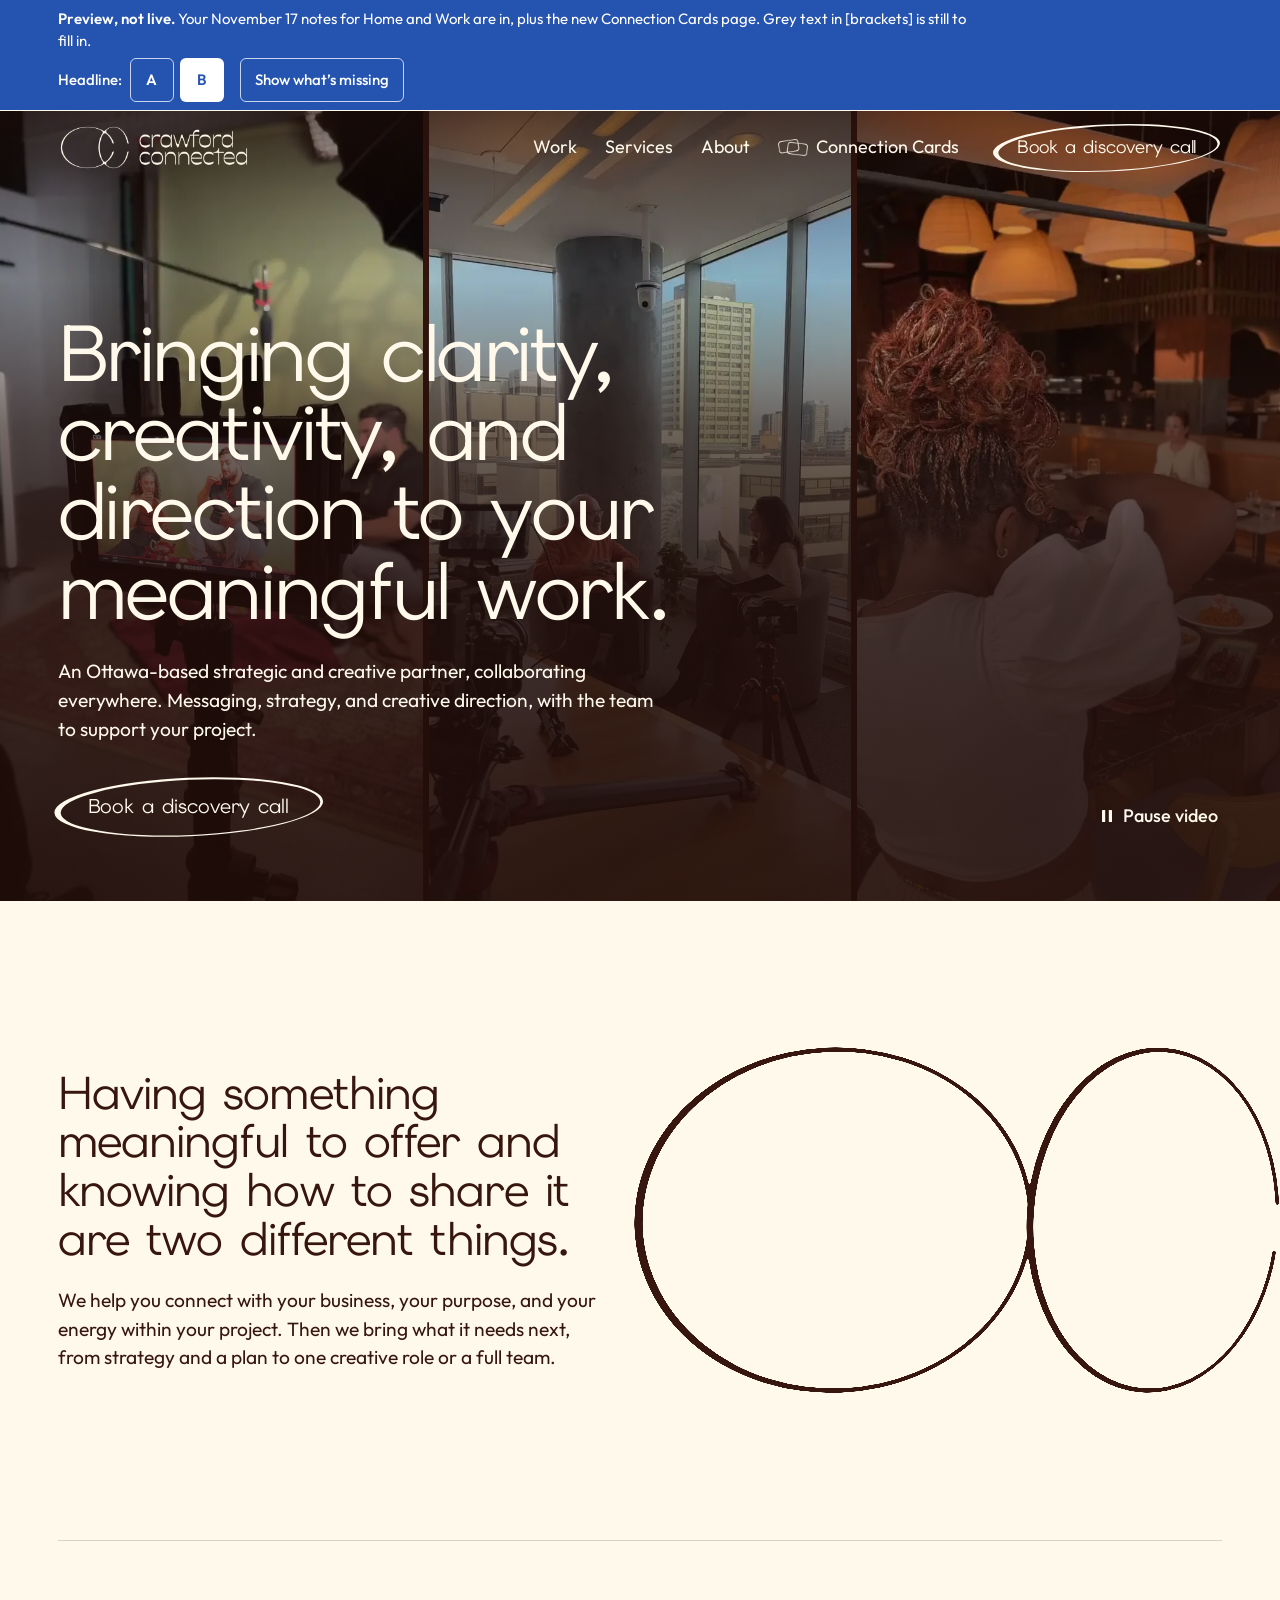
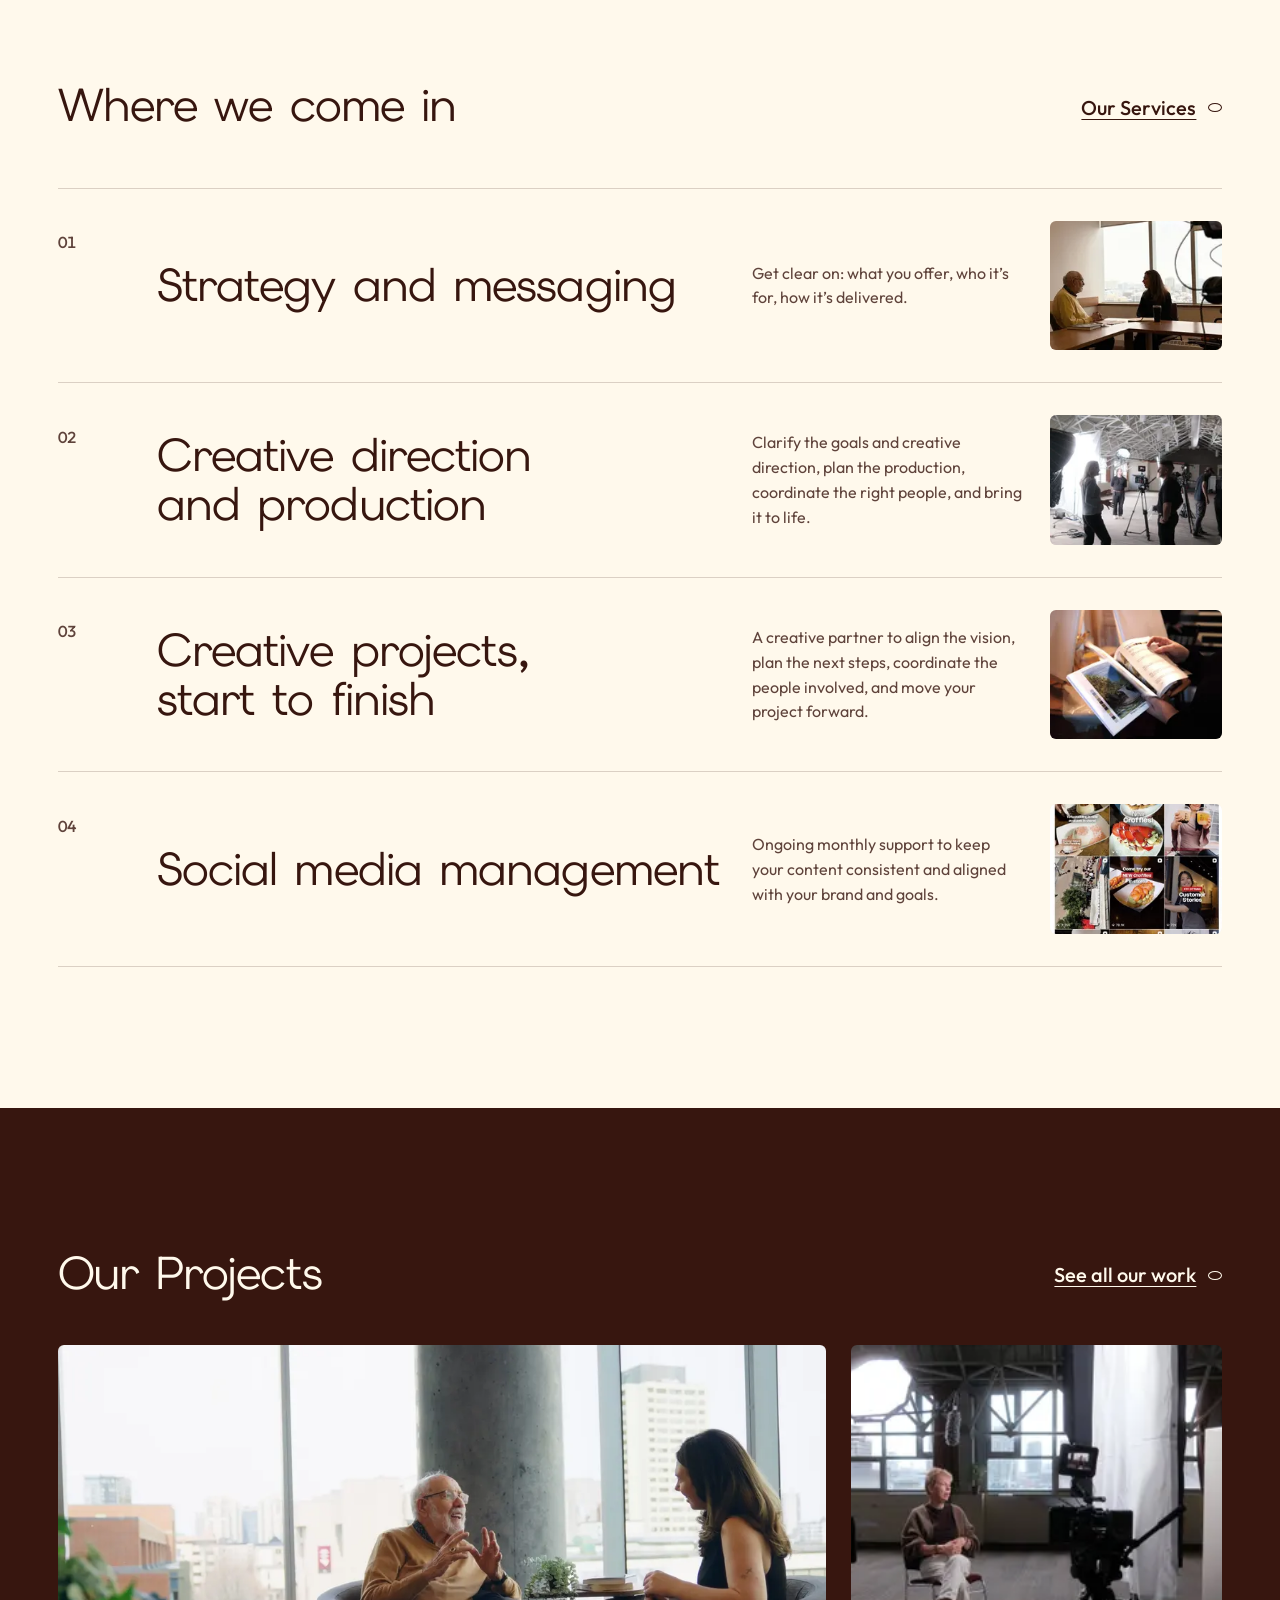
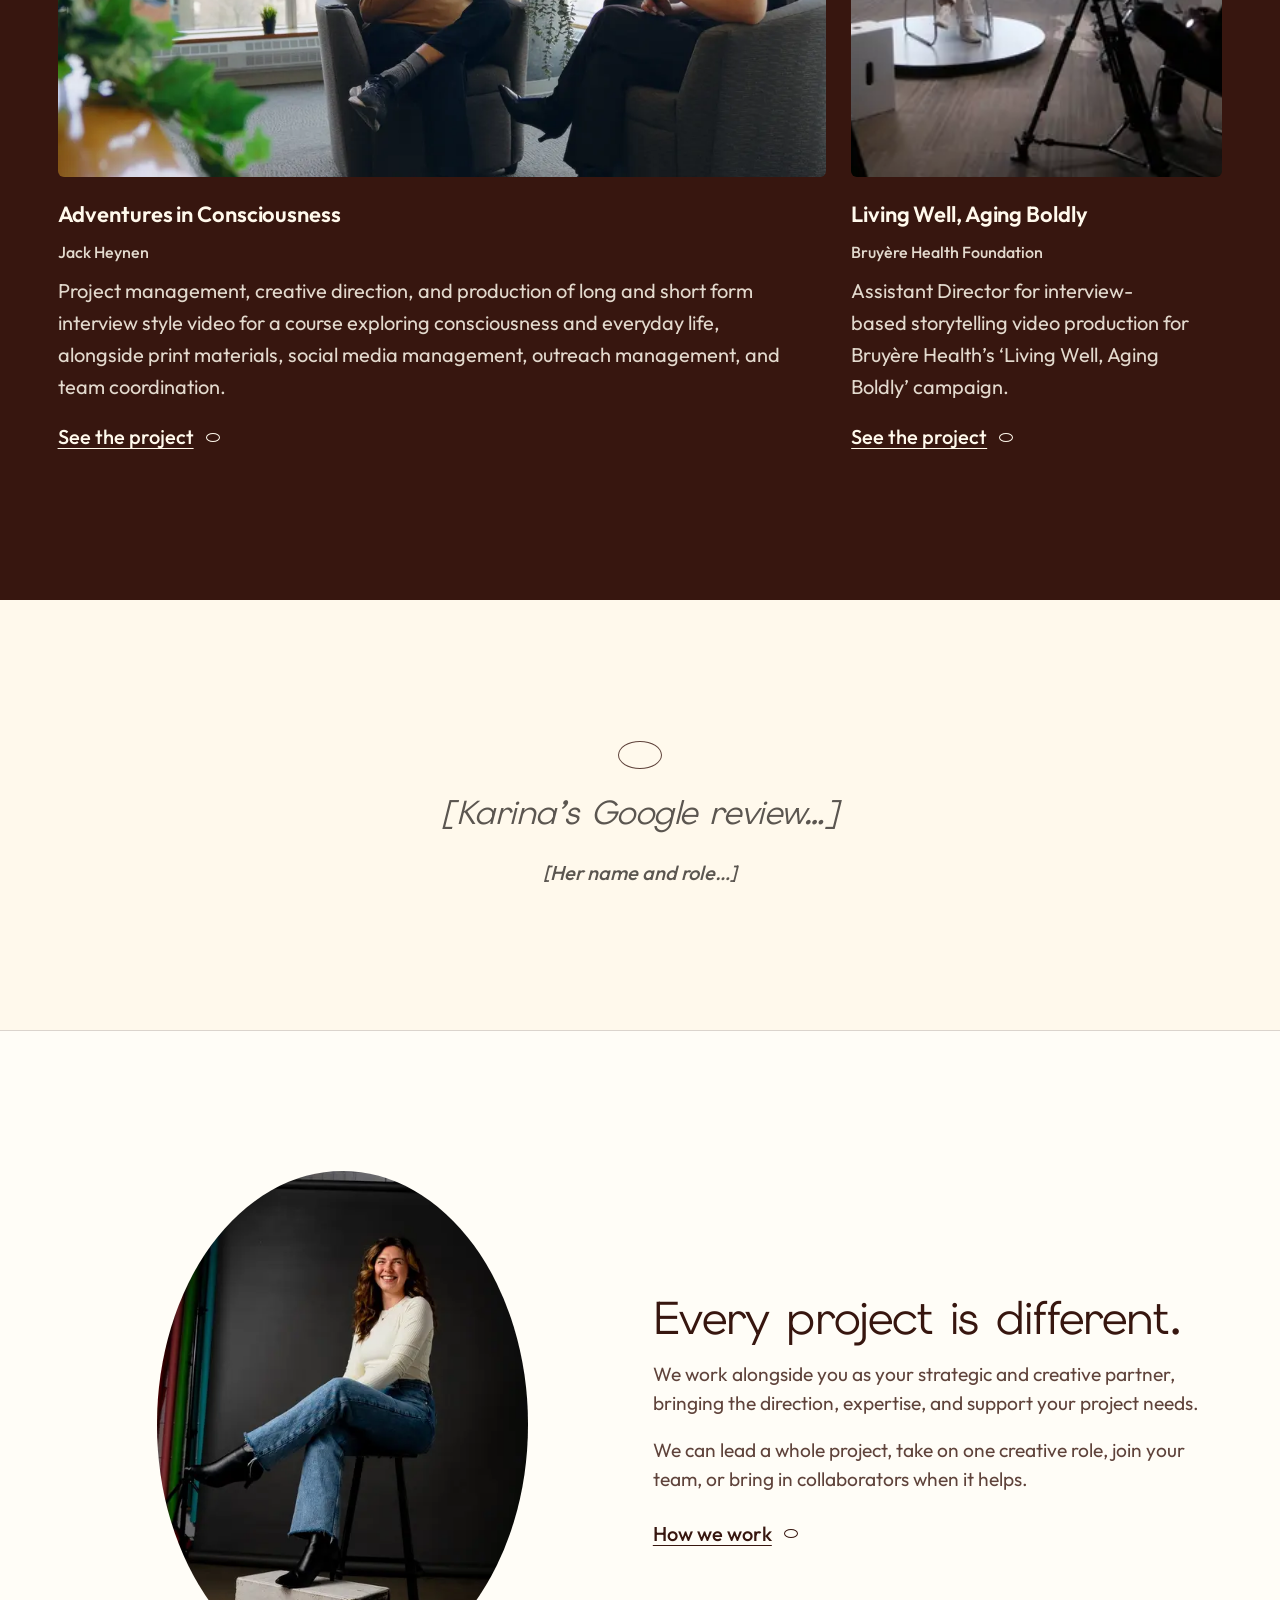
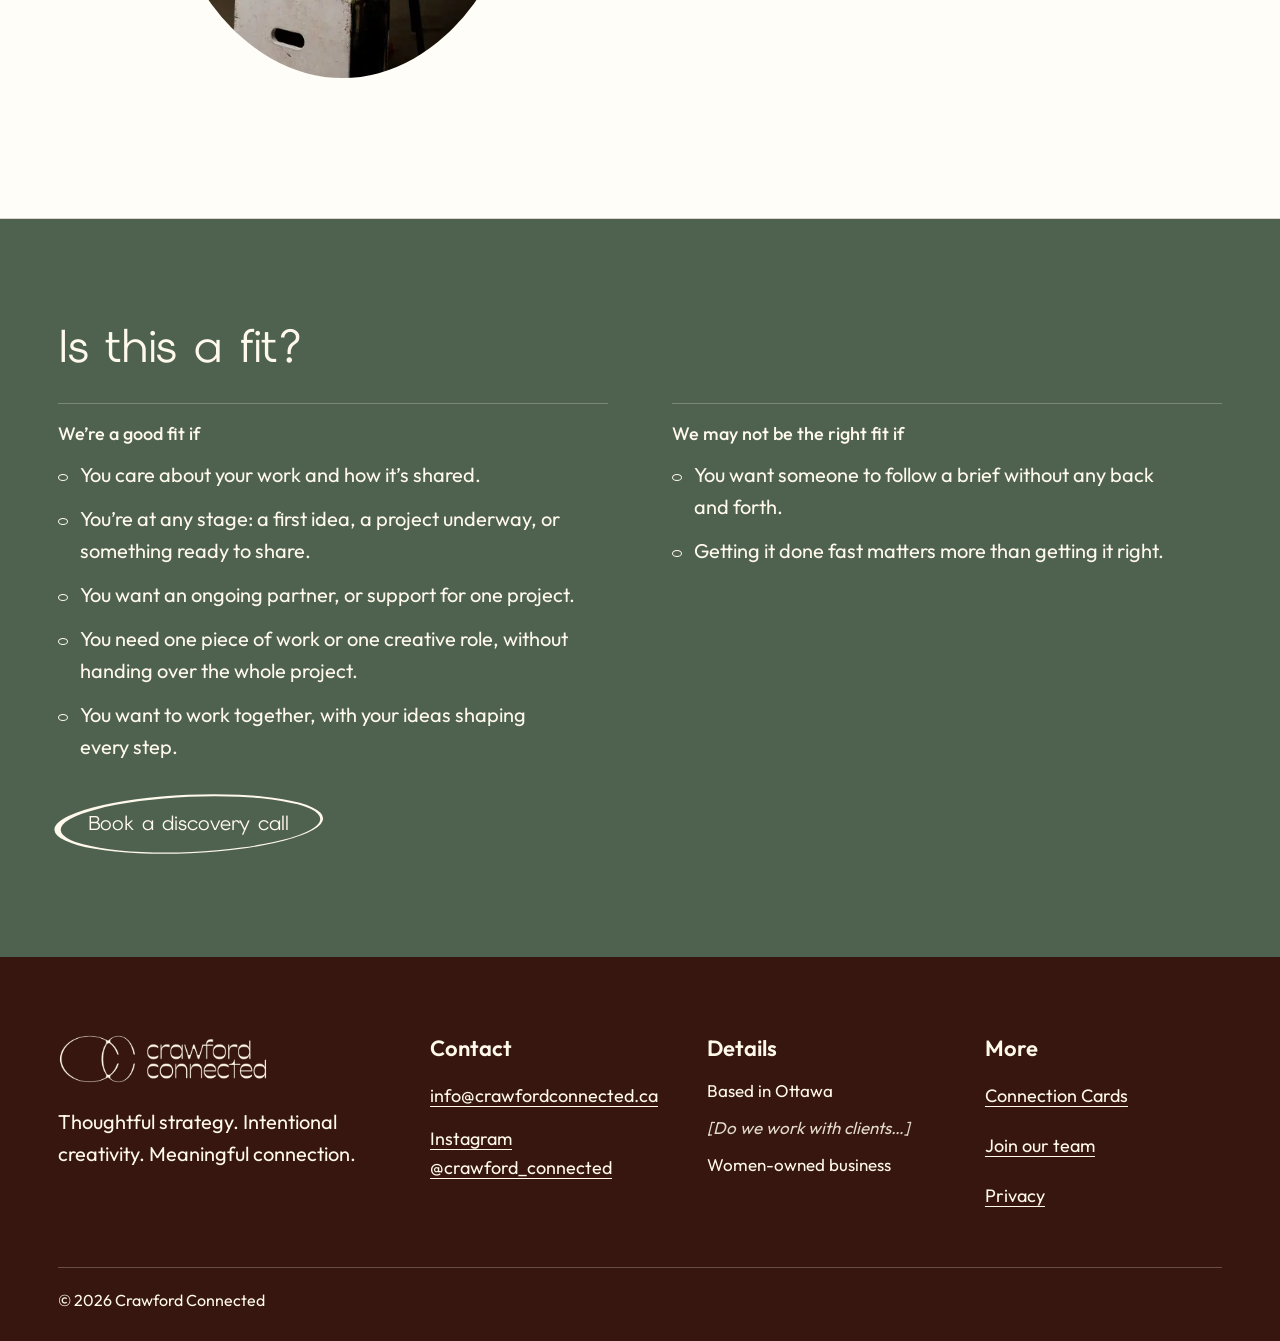
<file: index.html>
<!DOCTYPE html><html lang="en-CA" data-review="clean" data-headline="b"><head><meta charset="utf-8"><meta name="viewport" content="width=device-width, initial-scale=1, viewport-fit=cover"><script>try { if (localStorage.getItem('cc-review') === 'missing') document.documentElement.dataset.review = 'missing'; var h = localStorage.getItem('cc-hl'); if (h === 'a') delete document.documentElement.dataset.headline; if (h === 'b') document.documentElement.dataset.headline = 'b'; } catch (e) {}</script><title>Crawford Connected | Strategy and creative direction, Ottawa</title><meta name="description" content="A strategic and creative partner in Ottawa for brand messaging, marketing strategy and creative direction, from a whole project to one creative role."><link rel="canonical" href="https://crawfordconnected.ca/"><meta name="robots" content="noindex, nofollow"><meta property="og:type" content="website"><meta property="og:site_name" content="Crawford Connected"><meta property="og:locale" content="en_CA"><meta property="og:title" content="Crawford Connected | Strategy and creative direction, Ottawa"><meta property="og:description" content="A strategic and creative partner in Ottawa for brand messaging, marketing strategy and creative direction, from a whole project to one creative role."><meta property="og:url" content="https://crawfordconnected.ca/"><meta property="og:image" content="https://crawfordconnected.ca/_astro/share-allie-studio.Bz2gRNS8_ZN6owB.jpg"><meta property="og:image:width" content="1200"><meta property="og:image:height" content="630"><meta property="og:image:alt" content="Allie Crawford smiling on a stool in a photo studio"><meta name="twitter:card" content="summary_large_image"><meta name="theme-color" content="#fff9ec"><link rel="icon" type="image/png" sizes="32x32" href="./favicon-32.png"><link rel="icon" type="image/png" sizes="192x192" href="./favicon-192.png"><link rel="apple-touch-icon" href="./apple-touch-icon.png"><link rel="preload" href="./site-assets/elms-sans-latin-400-normal.DxMkYH23.woff2" as="font" type="font/woff2" crossorigin><link rel="preload" href="./site-assets/outfit-latin-400-normal.BGsTXAXT.woff2" as="font" type="font/woff2" crossorigin><style>.wordmark{-webkit-mask-image:url(./site-assets/logo-wordmark-mask.4lhsvhzJ_eD6WB.webp);mask-image:url(./site-assets/logo-wordmark-mask.4lhsvhzJ_eD6WB.webp)}.mark{-webkit-mask-image:url(./site-assets/logo-submark-mask.Dviby7W-_slocp.webp);mask-image:url(./site-assets/logo-submark-mask.Dviby7W-_slocp.webp)}.cards-mark{-webkit-mask-image:url(./site-assets/cards-mark-small-mask.2HnKetVo_Zdc4Ur.webp);mask-image:url(./site-assets/cards-mark-small-mask.2HnKetVo_Zdc4Ur.webp)}</style><script type="application/ld+json">{"@context":"https://schema.org","@type":"ProfessionalService","@id":"https://crawfordconnected.ca/#business","name":"Crawford Connected","url":"https://crawfordconnected.ca/","email":"info@crawfordconnected.ca","areaServed":{"@type":"City","name":"Ottawa"},"sameAs":["https://www.instagram.com/crawford_connected/"],"hasOfferCatalog":{"@type":"OfferCatalog","name":"Services","itemListElement":[{"@type":"Offer","itemOffered":{"@type":"Service","name":"Strategy and messaging"}},{"@type":"Offer","itemOffered":{"@type":"Service","name":"Creative direction and production"}},{"@type":"Offer","itemOffered":{"@type":"Service","name":"Creative projects, start to finish"}},{"@type":"Offer","itemOffered":{"@type":"Service","name":"Social media management"}}]}}</script><link rel="stylesheet" href="./site-assets/Base.Ds8pChG2.css"></head><body><a class="skip" href="#main">Skip to content</a><div class="preview-bar" role="region" aria-label="Preview notice" data-placeholder><div class="wrap"><p><strong>Preview, not live.</strong> Your November 17 notes for Home and Work are in, plus the new Connection Cards page. <span class="pv-clean">Grey text in [brackets] is still to fill in.</span><span class="pv-missing">Everything in blue is still to fill in.</span></p><div class="pv-tools"><div class="pv-headline" role="group" aria-label="Headline" hidden><span class="pv-headline__label" aria-hidden="true">Headline:</span><button type="button" class="pv-hl" data-hl="a" aria-pressed="true" aria-label="Headline A">A</button><button type="button" class="pv-hl" data-hl="b" aria-pressed="false" aria-label="Headline B">B</button></div><button class="pv-toggle" id="pv-toggle" type="button" aria-pressed="false">Show what’s missing</button></div></div></div><script type="module">var e=document.getElementById(`pv-toggle`),t=document.documentElement,n=()=>e?.setAttribute(`aria-pressed`,String(t.dataset.review===`missing`));e?.addEventListener(`click`,()=>{let e=t.dataset.review===`missing`?`clean`:`missing`;t.dataset.review=e;try{localStorage.setItem(`cc-review`,e)}catch{}n()}),n();var r=document.querySelector(`.pv-headline`),i=document.querySelector(`.hl--a`),a=document.querySelector(`.hl--b`);if(r&&i&&a){r.hidden=!1;let e=e=>{e===`b`?t.dataset.headline=`b`:delete t.dataset.headline,i.setAttribute(`aria-hidden`,String(e===`b`)),a.setAttribute(`aria-hidden`,String(e===`a`)),r.querySelectorAll(`button`).forEach(t=>t.setAttribute(`aria-pressed`,String(t.dataset.hl===e)));try{localStorage.setItem(`cc-hl`,e)}catch{}};e(t.dataset.headline===`b`?`b`:`a`),r.addEventListener(`click`,t=>{let n=t.target.closest(`button[data-hl]`);n&&e(n.dataset.hl)})}var o=document.querySelector(`.preview-bar`);if(o){let e=()=>t.style.setProperty(`--bar-h`,`${o.offsetHeight}px`);e(),`ResizeObserver`in window&&new ResizeObserver(e).observe(o)}</script><header class="site-header no-anim" id="site-header" data-clear><div class="wrap"><a class="brand" href="./index.html" aria-label="Crawford Connected, home"><span class="wordmark wordmark--head" aria-hidden="true"></span><span class="mark" aria-hidden="true"></span></a><nav class="nav" aria-label="Main"><a href="./work/index.html">Work</a><a href="./services/index.html">Services</a><a href="./about/index.html">About</a><a href="./connection-cards/index.html"><span class="cards-mark" aria-hidden="true"></span>Connection Cards</a></nav><a class="cta cta--sm head-cta" href="./start/index.html"><svg class="cta__ring" viewBox="0 0 240 72" preserveAspectRatio="none" aria-hidden="true"><path fill-rule="evenodd" d="M2 36a118 34 0 1 0 236 0a118 34 0 1 0 -236 0Z M7.5 36.5a114 32 0 1 0 228 0a114 32 0 1 0 -228 0Z"></path></svg><svg class="cta__echo" viewBox="0 0 120 72" preserveAspectRatio="none" aria-hidden="true"><path d="M115.2 25.5A58 34 0 1 0 115.2 46.5"></path></svg><span class="cta__text">Book a discovery call</span></a><details class="menu" id="menu"><summary class="menu__toggle" aria-label="Menu"><span class="menu__icon" aria-hidden="true"></span><span class="menu__word">Menu</span></summary><nav class="menu__panel" aria-label="Main, phone"><a href="./work/index.html">Work</a><a href="./services/index.html">Services</a><a href="./about/index.html">About</a><a href="./connection-cards/index.html"><span class="cards-mark" aria-hidden="true"></span>Connection Cards</a><a href="./start/index.html">Book a discovery call</a></nav></details></div></header><script type="module">var e=document.getElementById(`menu`);e&&(e.addEventListener(`click`,t=>{t.target.closest(`a`)&&(e.open=!1)}),document.addEventListener(`keydown`,t=>{t.key===`Escape`&&e.open&&(e.open=!1,e.querySelector(`summary`)?.focus())}));var t=document.getElementById(`site-header`);if(t&&t.hasAttribute(`data-clear`)){let e=()=>t.classList.toggle(`is-clear`,window.scrollY<8);e(),window.addEventListener(`scroll`,e,{passive:!0});let n=()=>setTimeout(()=>t.classList.remove(`no-anim`),150);document.readyState===`complete`?n():window.addEventListener(`load`,n)}</script><main id="main"><section class="hero" aria-labelledby="hero-title"><div class="hero__media" role="img" aria-label="Behind-the-scenes footage from our shoots: an interview set on a rug, Allie in conversation on camera, and a food shoot in a restaurant"><video class="hero__clip hero__clip--side" muted loop playsinline preload="none" poster="./video/hero-rug-set-poster.webp" data-src="./video/hero-rug-set.mp4"></video><video class="hero__clip hero__clip--main" muted loop playsinline preload="none" poster="./video/hero-allie-on-set-poster.webp" data-src="./video/hero-allie-on-set.mp4"></video><video class="hero__clip hero__clip--side hero__clip--last" muted loop playsinline preload="none" poster="./video/hero-restaurant-shoot-poster.webp" data-src="./video/hero-restaurant-shoot.mp4"></video></div><div class="hero__scrim" aria-hidden="true"></div><div class="wrap"><div class="hero__copy"><h1 id="hero-title" class="h1 hero__h1"><span class="hl hl--a">Behind every idea are people with something worth sharing.</span><span class="hl hl--b" aria-hidden="true">Bringing clarity, creativity, and direction to your meaningful work.</span></h1><p class="lead">An Ottawa-based strategic and creative partner, collaborating everywhere. Messaging, strategy, and creative direction, with the team to support your project.</p><a class="cta" href="./start/index.html"><svg class="cta__ring" viewBox="0 0 240 72" preserveAspectRatio="none" aria-hidden="true"><path fill-rule="evenodd" d="M2 36a118 34 0 1 0 236 0a118 34 0 1 0 -236 0Z M7.5 36.5a114 32 0 1 0 228 0a114 32 0 1 0 -228 0Z"></path></svg><svg class="cta__echo" viewBox="0 0 120 72" preserveAspectRatio="none" aria-hidden="true"><path d="M115.2 25.5A58 34 0 1 0 115.2 46.5"></path></svg><span class="cta__text">Book a discovery call</span></a></div></div><button class="hero__pause" id="hero-pause" type="button" aria-pressed="false" hidden><svg class="i-pause" viewBox="0 0 12 14" aria-hidden="true"><rect x="1" y="1" width="3.2" height="12" rx="0.6"></rect><rect x="7.8" y="1" width="3.2" height="12" rx="0.6"></rect></svg><svg class="i-play" viewBox="0 0 12 14" aria-hidden="true"><path d="M1.5 1.2v11.6c0 .5.5.8.9.5l8.6-5.8c.4-.3.4-.8 0-1.1L2.4.7c-.4-.3-.9 0-.9.5Z"></path></svg><span class="hero__pause-text">Pause video</span></button></section><section class="connect" aria-labelledby="connect-title"><div class="wrap"><div class="connect__text"><h2 id="connect-title" class="h2">Having something meaningful to offer and knowing how to share it are two different things.</h2><p>We help you connect with your business, your purpose, and your energy within your project. Then we bring what it needs next, from strategy and a plan to one creative role or a full team.</p></div><div class="stage" id="stage"><svg class="stage__svg" viewBox="90 10 820 540" role="img" aria-label="The Crawford Connected mark: two ovals that overlap and join"><defs><filter id="ink-web" x="-40%" y="-10%" width="180%" height="120%" color-interpolation-filters="sRGB"><feGaussianBlur in="SourceGraphic" stdDeviation="2.2" result="soft"></feGaussianBlur><feColorMatrix in="soft" type="matrix" values="1 0 0 0 0  0 1 0 0 0  0 0 1 0 0  0 0 0 14 -6"></feColorMatrix></filter><mask id="c-opening" maskUnits="userSpaceOnUse" x="480" y="-20" width="460" height="600"><rect x="480" y="-20" width="460" height="600" fill="#fff"></rect><rect x="842" y="246" width="80" height="68" fill="#000"></rect></mask></defs><g class="stage__ink" filter="url(#ink-web)"><g class="ring ring--say"><path fill-rule="evenodd" d="M110 280a300 260 0 1 0 600 0a300 260 0 1 0 -600 0Z M122 280a291 254 0 1 0 582 0a291 254 0 1 0 -582 0Z"></path></g><g class="ring ring--how"><path fill-rule="evenodd" mask="url(#c-opening)" d="M510 280a190 260 0 1 0 380 0a190 260 0 1 0 -380 0Z M520 280a182.5 254 0 1 0 365 0a182.5 254 0 1 0 -365 0Z"></path></g></g></svg></div></div></section><section class="section section--rule" aria-labelledby="services-title"><div class="wrap"><div class="section-head section-head--row"><h2 id="services-title" class="h2 reveal">Where we come in</h2><a class="text-link" href="./services/index.html">Our Services</a></div><ul class="index"><li><a class="index__row grid" href="./services/index.html#strategy-and-messaging"><span class="index__num" aria-hidden="true">01</span><h3 class="index__name">Strategy and messaging</h3><p class="index__text">Get clear on: what you offer, who it’s for, how it’s delivered.</p><figure class="photo index__photo"><img src="./site-assets/allie-window-table-conversation.B0Bo9uZO_Z1qdKuX.webp" srcset="./site-assets/allie-window-table-conversation.B0Bo9uZO_MPjOl.webp 240w, ./site-assets/allie-window-table-conversation.B0Bo9uZO_OQe1D.webp 480w, ./site-assets/allie-window-table-conversation.B0Bo9uZO_Z1qdKuX.webp 1800w" alt="Allie talking with a client across a table by a window" sizes="(max-width: 960px) 112px, 240px" loading="lazy" decoding="async" style="object-position: center 62%" width="1800" height="2400"></figure></a></li><li><a class="index__row grid" href="./services/index.html#creative-direction-and-production"><span class="index__num" aria-hidden="true">02</span><h3 class="index__name">Creative direction and production</h3><p class="index__text">Clarify the goals and creative direction, plan the production, coordinate the right people, and bring it to life.</p><figure class="photo index__photo"><img src="./site-assets/bruyere-crew-talking.BvM3B1vy_Z2maRrv.webp" srcset="./site-assets/bruyere-crew-talking.BvM3B1vy_1rsfCI.webp 240w, ./site-assets/bruyere-crew-talking.BvM3B1vy_1e06Q8.webp 480w, ./site-assets/bruyere-crew-talking.BvM3B1vy_Z2maRrv.webp 2400w" alt="The crew talking between takes, with a camera on a tripod and lights behind them" sizes="(max-width: 960px) 112px, 240px" loading="lazy" decoding="async" width="2400" height="1600"></figure></a></li><li><a class="index__row grid" href="./services/index.html#creative-projects"><span class="index__num" aria-hidden="true">03</span><h3 class="index__name">Creative projects, start to finish</h3><p class="index__text">A creative partner to align the vision, plan the next steps, coordinate the people involved, and move your project forward.</p><figure class="photo index__photo"><img src="./site-assets/gamal-book-in-hands.CRgwibUC_1G6tsR.webp" srcset="./site-assets/gamal-book-in-hands.CRgwibUC_ZAMPEg.webp 240w, ./site-assets/gamal-book-in-hands.CRgwibUC_Z1wrWib.webp 480w, ./site-assets/gamal-book-in-hands.CRgwibUC_1G6tsR.webp 2400w" alt="Hands opening one of Gamal Rahman's landscape painting books to a page of colour swatches and a painted waterfall" sizes="(max-width: 960px) 112px, 240px" loading="lazy" decoding="async" width="2400" height="1600"></figure></a></li><li><a class="index__row grid" href="./services/index.html#social-media-management"><span class="index__num" aria-hidden="true">04</span><h3 class="index__name">Social media management</h3><p class="index__text">Ongoing monthly support to keep your content consistent and aligned with your brand and goals.</p><figure class="photo index__photo"><img src="./site-assets/xingfutang-instagram-grid.6y2fBG4W_1DnCK5.webp" srcset="./site-assets/xingfutang-instagram-grid.6y2fBG4W_Z2kG2Ma.webp 240w, ./site-assets/xingfutang-instagram-grid.6y2fBG4W_Ed7Hc.webp 480w, ./site-assets/xingfutang-instagram-grid.6y2fBG4W_1DnCK5.webp 1304w" alt="The Xing Fu Tang Ottawa Instagram grid, with drinks, desserts, staff and event posts" sizes="(max-width: 960px) 112px, 240px" loading="lazy" decoding="async" style="object-position: center 20%" width="1304" height="2333"></figure></a></li></ul></div></section><section class="section band--ink home-projects" aria-labelledby="work-title"><div class="wrap"><div class="section-head section-head--row"><h2 id="work-title" class="h2 reveal">Our Projects</h2><a class="text-link" href="./work/index.html">See all our work</a></div><div class="hp grid" data-count="2"><article class="hp__card"><a class="hp__media" href="./work/index.html#adventures-in-consciousness" tabindex="-1" aria-hidden="true"><figure class="photo"><img src="./site-assets/adventures-jack-interview-window.CwI10BXO_Z1rwfWo.webp" srcset="./site-assets/adventures-jack-interview-window.CwI10BXO_Z1WXILl.webp 320w, ./site-assets/adventures-jack-interview-window.CwI10BXO_1XfuBl.webp 480w, ./site-assets/adventures-jack-interview-window.CwI10BXO_1wHjUk.webp 640w, ./site-assets/adventures-jack-interview-window.CwI10BXO_16a9ej.webp 800w, ./site-assets/adventures-jack-interview-window.CwI10BXO_ZT41XM.webp 1080w, ./site-assets/adventures-jack-interview-window.CwI10BXO_SwC3r.webp 1440w, ./site-assets/adventures-jack-interview-window.CwI10BXO_Z1rwfWo.webp 2400w" alt="Jack Heynen talking with his interviewer in armchairs by a tall window, a small table and plant between them" sizes="(max-width: 960px) calc(100vw - 40px), (max-width: 1280px) 64vw, 840px" loading="lazy" decoding="async" style="object-position: center 40%" width="2400" height="1350"></figure></a><div class="hp__text"><h3 class="h3">Adventures in Consciousness</h3><p class="label">Jack Heynen</p><p>Project management, creative direction, and production of long and short form interview style video for a course exploring consciousness and everyday life, alongside print materials, social media management, outreach management, and team coordination.</p><a class="text-link" href="./work/index.html#adventures-in-consciousness" aria-label="See the project: Adventures in Consciousness">See the project</a></div></article><article class="hp__card"><a class="hp__media" href="./work/index.html#bruyere-health-foundation" tabindex="-1" aria-hidden="true"><figure class="photo"><img src="./site-assets/bruyere-interview-set.D2X_PwAR_Zxnm7l.webp" srcset="./site-assets/bruyere-interview-set.D2X_PwAR_ZqOqmG.webp 320w, ./site-assets/bruyere-interview-set.D2X_PwAR_14C8sf.webp 480w, ./site-assets/bruyere-interview-set.D2X_PwAR_Z19s2NL.webp 640w, ./site-assets/bruyere-interview-set.D2X_PwAR_Z14H9lA.webp 800w, ./site-assets/bruyere-interview-set.D2X_PwAR_2wMcRQ.webp 1080w, ./site-assets/bruyere-interview-set.D2X_PwAR_Z2kD0br.webp 1440w, ./site-assets/bruyere-interview-set.D2X_PwAR_Zxnm7l.webp 2400w" alt="A woman seated on a round platform for an interview, with cameras and a crew member in front of her" sizes="(max-width: 960px) calc(100vw - 40px), (max-width: 1280px) 32vw, 410px" loading="lazy" decoding="async" style="object-position: center 55%" width="2400" height="1600"></figure></a><div class="hp__text"><h3 class="h3">Living Well, Aging Boldly</h3><p class="label">Bruyère Health Foundation</p><p>Assistant Director for interview-based storytelling video production for Bruyère Health’s ‘Living Well, Aging Boldly’ campaign.</p><a class="text-link" href="./work/index.html#bruyere-health-foundation" aria-label="See the project: Living Well, Aging Boldly">See the project</a></div></article></div></div></section><section class="section testimonial" aria-label="What a client says"><div class="wrap"><figure class="testimonial__box"><span class="testimonial__mark" aria-hidden="true"></span><blockquote class="statement"><p><span class="fill" data-placeholder><span class="fill-full">[Karina’s Google review, word for word, once she says yes]</span><span class="fill-short" aria-hidden="true">[Karina’s Google review…]</span></span></p></blockquote><figcaption class="testimonial__by"><span class="testimonial__name"><span class="fill" data-placeholder><span class="fill-full">[Her name and role, as she’d like them shown]</span><span class="fill-short" aria-hidden="true">[Her name and role…]</span></span></span></figcaption></figure></div></section><section class="duo band--soft" aria-labelledby="team-title"><div class="wrap grid"><figure class="photo photo--oval duo__photo"><img src="./site-assets/allie-studio-portrait-oval-2026.BJFxdz4C_ZWtMB5.webp" srcset="./site-assets/allie-studio-portrait-oval-2026.BJFxdz4C_1iKJch.webp 320w, ./site-assets/allie-studio-portrait-oval-2026.BJFxdz4C_ZAY6hc.webp 480w, ./site-assets/allie-studio-portrait-oval-2026.BJFxdz4C_Z190UBI.webp 640w, ./site-assets/allie-studio-portrait-oval-2026.BJFxdz4C_L7P5w.webp 800w, ./site-assets/allie-studio-portrait-oval-2026.BJFxdz4C_ZWtMB5.webp 1058w" alt="Allie Crawford smiling on a stool in a photo studio" sizes="(max-width: 960px) 340px, 400px" loading="lazy" decoding="async" width="1058" height="1443"></figure><div class="duo__copy"><h2 id="team-title" class="h2">Every project is different.</h2><p class="lead">We work alongside you as your strategic and creative partner, bringing the direction, expertise, and support your project needs.</p><p class="lead">We can lead a whole project, take on one creative role, join your team, or bring in collaborators when it helps.</p><a class="text-link" href="./about/index.html">How we work</a></div></div></section><section class="close band--moss" aria-labelledby="fit-title"><div class="wrap"><h2 id="fit-title" class="h2">Is this a fit?</h2><div class="fit"><div class="fit__col"><h3 class="h4">We’re a good fit if</h3><ul class="dots"><li><span>You care about your work and how it’s shared.</span></li><li><span>You’re at any stage: a first idea, a project underway, or something ready to share.</span></li><li><span>You want an ongoing partner, or support for one project.</span></li><li><span>You need one piece of work or one creative role, without handing over the whole project.</span></li><li><span>You want to work together, with your ideas shaping every step.</span></li></ul></div><div class="fit__col"><h3 class="h4">We may not be the right fit if</h3><ul class="dots"><li><span>You want someone to follow a brief without any back and forth.</span></li><li><span>Getting it done fast matters more than getting it right.</span></li></ul></div></div><a class="cta" href="./start/index.html"><svg class="cta__ring" viewBox="0 0 240 72" preserveAspectRatio="none" aria-hidden="true"><path fill-rule="evenodd" d="M2 36a118 34 0 1 0 236 0a118 34 0 1 0 -236 0Z M7.5 36.5a114 32 0 1 0 228 0a114 32 0 1 0 -228 0Z"></path></svg><svg class="cta__echo" viewBox="0 0 120 72" preserveAspectRatio="none" aria-hidden="true"><path d="M115.2 25.5A58 34 0 1 0 115.2 46.5"></path></svg><span class="cta__text">Book a discovery call</span></a></div></section></main><footer class="footer"><div class="wrap"><div class="footer__grid"><div class="footer__brand"><span class="wordmark" role="img" aria-label="Crawford Connected"></span><p>Thoughtful strategy. Intentional creativity. Meaningful connection.</p></div><div class="footer__col"><h2 class="h4">Contact</h2><a href="mailto:info@crawfordconnected.ca">info@crawfordconnected.ca</a><a href="https://www.instagram.com/crawford_connected/">Instagram @crawford_connected</a></div><div class="footer__col"><h2 class="h4">Details</h2><span>Based in Ottawa</span><span><span class="fill" data-placeholder><span class="fill-full">[Do we work with clients outside Ottawa? If so, where?]</span><span class="fill-short" aria-hidden="true">[Do we work with clients…]</span></span></span><span>Women-owned business</span></div><div class="footer__col"><h2 class="h4">More</h2><a href="./connection-cards/index.html">Connection Cards</a><a href="./start/index.html#join-team">Join our team</a><a href="./privacy/index.html">Privacy</a></div></div><div class="footer__legal"><span>© 2026 Crawford Connected</span></div></div></footer></body></html><script type="module">var e=Array.from(document.querySelectorAll(`.hero__clip`)),t=document.getElementById(`hero-pause`),n=t?.querySelector(`.hero__pause-text`),r=window.matchMedia(`(prefers-reduced-motion: reduce)`).matches,i=e=>getComputedStyle(e).display!==`none`;function a(){e.forEach(e=>{i(e)?(!r&&!e.getAttribute(`src`)&&e.dataset.src&&(e.src=e.dataset.src),r?e.pause():(e.muted=!0,e.play().catch(()=>{}))):e.pause()}),t?.setAttribute(`aria-pressed`,String(r)),n&&(n.textContent=r?`Play video`:`Pause video`)}t&&(t.hidden=!1,t.addEventListener(`click`,()=>{r=!r,a()})),[`(max-width: 1024px)`,`(max-width: 600px)`].forEach(e=>window.matchMedia(e).addEventListener(`change`,a)),a();</script><script type="module" src="./site-assets/index.astro_astro_type_script_index_1_lang.DOwIWaUc.js"></script>
</file>
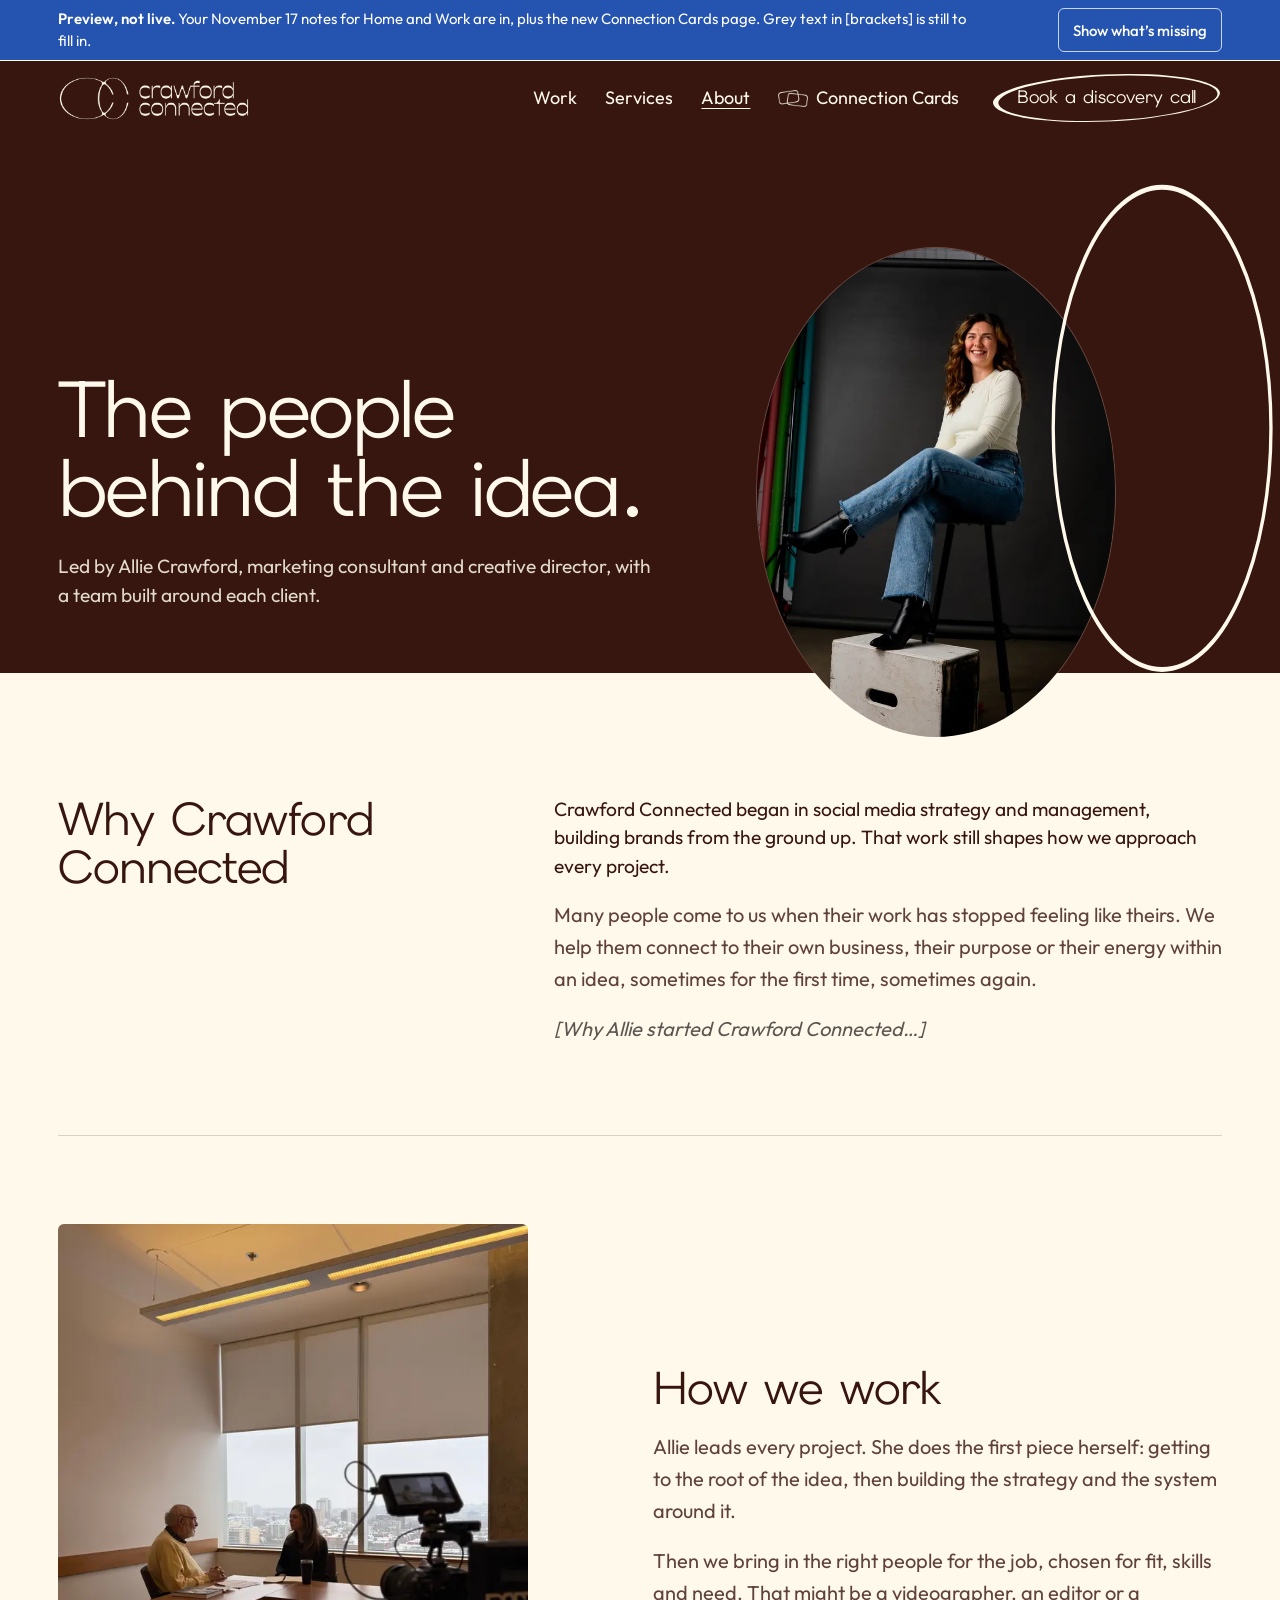
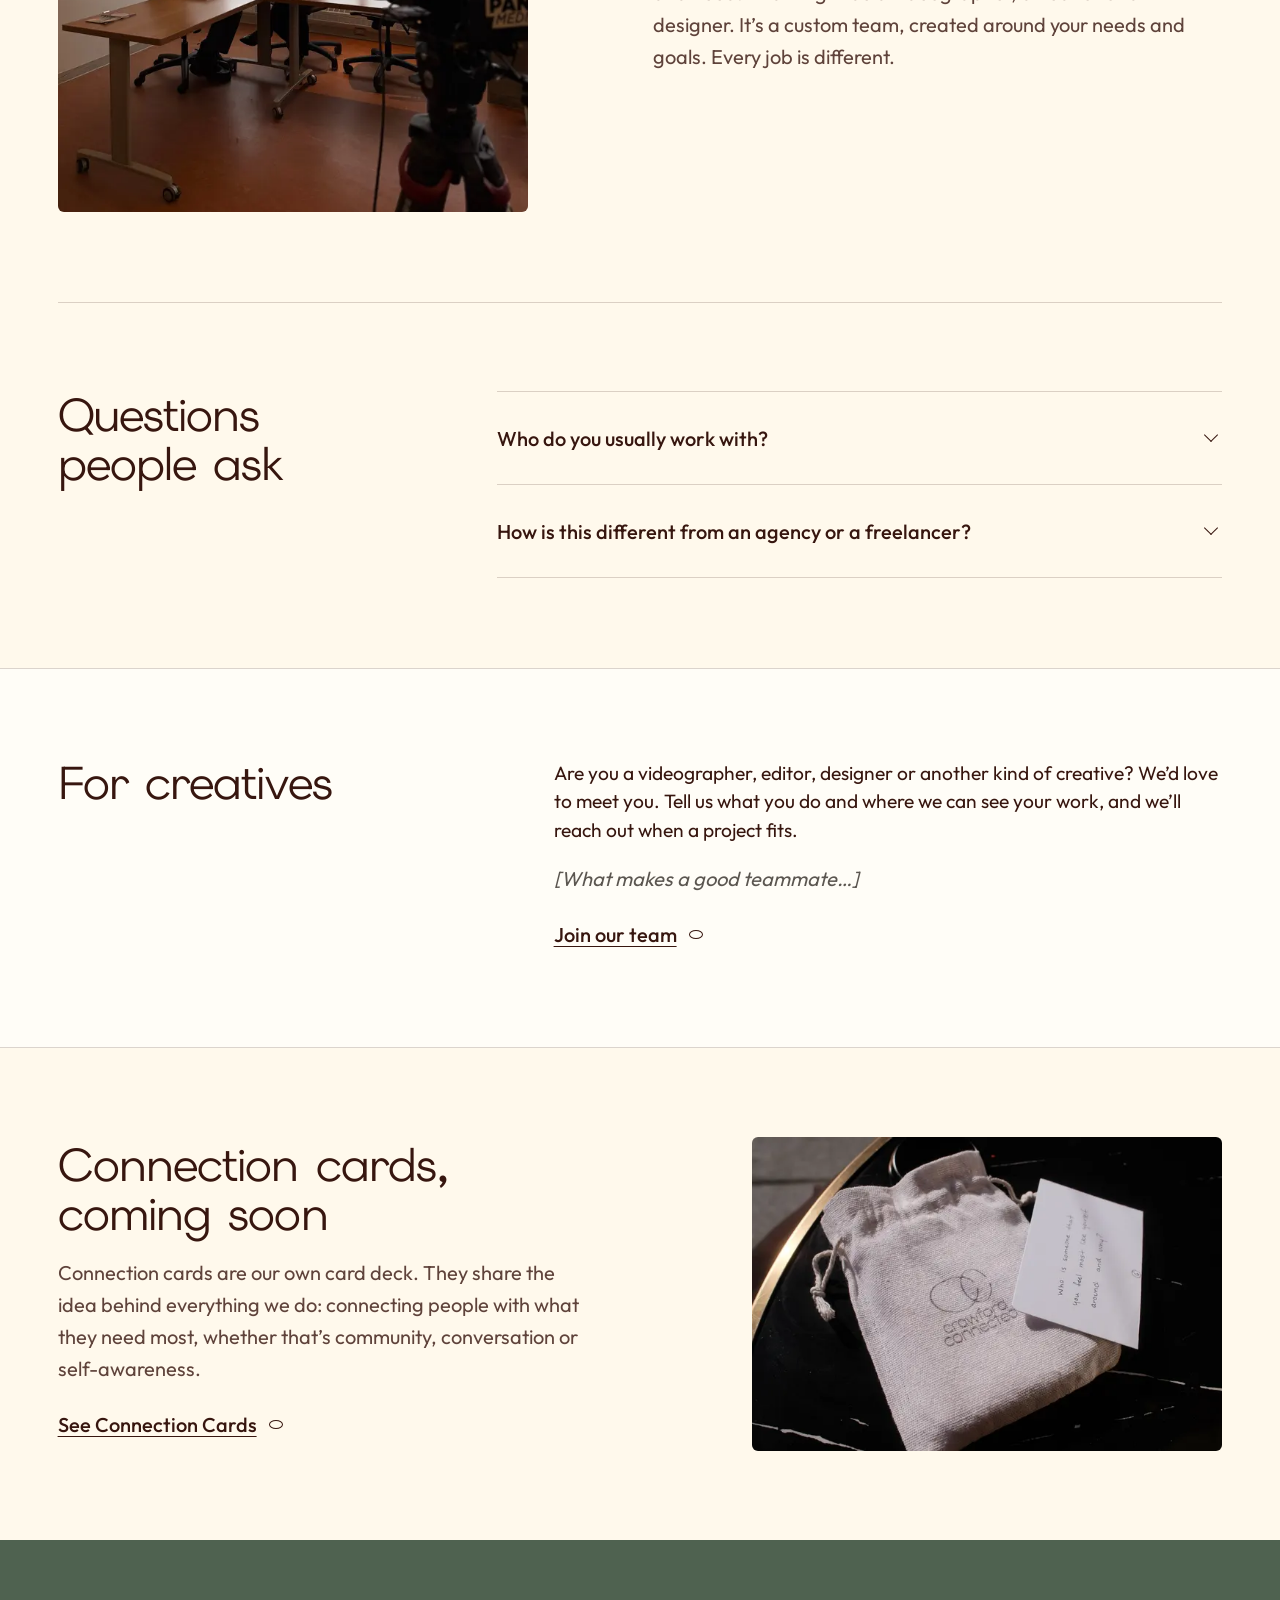
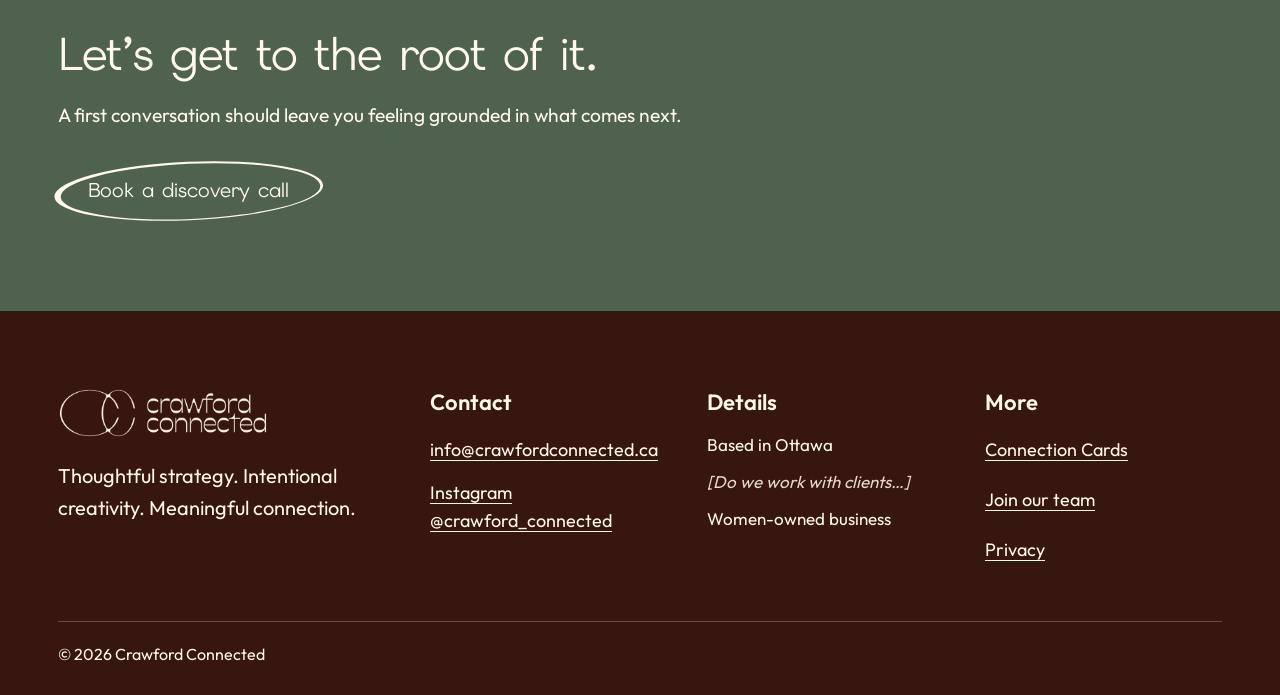
<file: about/index.html>
<!DOCTYPE html><html lang="en-CA" data-review="clean" data-headline="b"><head><meta charset="utf-8"><meta name="viewport" content="width=device-width, initial-scale=1, viewport-fit=cover"><script>try { if (localStorage.getItem('cc-review') === 'missing') document.documentElement.dataset.review = 'missing'; var h = localStorage.getItem('cc-hl'); if (h === 'a') delete document.documentElement.dataset.headline; if (h === 'b') document.documentElement.dataset.headline = 'b'; } catch (e) {}</script><title>About Allie Crawford and the team | Crawford Connected</title><meta name="description" content="Allie Crawford leads our team as a marketing consultant and creative director in Ottawa. For each client, we bring in the right people for the job."><link rel="canonical" href="https://crawfordconnected.ca/about/"><meta name="robots" content="noindex, nofollow"><meta property="og:type" content="website"><meta property="og:site_name" content="Crawford Connected"><meta property="og:locale" content="en_CA"><meta property="og:title" content="About Allie Crawford and the team | Crawford Connected"><meta property="og:description" content="Allie Crawford leads our team as a marketing consultant and creative director in Ottawa. For each client, we bring in the right people for the job."><meta property="og:url" content="https://crawfordconnected.ca/about/"><meta property="og:image" content="https://crawfordconnected.ca/_astro/share-allie-studio.Bz2gRNS8_ZN6owB.jpg"><meta property="og:image:width" content="1200"><meta property="og:image:height" content="630"><meta property="og:image:alt" content="Allie Crawford smiling on a stool in a photo studio"><meta name="twitter:card" content="summary_large_image"><meta name="theme-color" content="#fff9ec"><link rel="icon" type="image/png" sizes="32x32" href="../favicon-32.png"><link rel="icon" type="image/png" sizes="192x192" href="../favicon-192.png"><link rel="apple-touch-icon" href="../apple-touch-icon.png"><link rel="preload" href="../site-assets/elms-sans-latin-400-normal.DxMkYH23.woff2" as="font" type="font/woff2" crossorigin><link rel="preload" href="../site-assets/outfit-latin-400-normal.BGsTXAXT.woff2" as="font" type="font/woff2" crossorigin><style>.wordmark{-webkit-mask-image:url(../site-assets/logo-wordmark-mask.4lhsvhzJ_eD6WB.webp);mask-image:url(../site-assets/logo-wordmark-mask.4lhsvhzJ_eD6WB.webp)}.mark{-webkit-mask-image:url(../site-assets/logo-submark-mask.Dviby7W-_slocp.webp);mask-image:url(../site-assets/logo-submark-mask.Dviby7W-_slocp.webp)}.cards-mark{-webkit-mask-image:url(../site-assets/cards-mark-small-mask.2HnKetVo_Zdc4Ur.webp);mask-image:url(../site-assets/cards-mark-small-mask.2HnKetVo_Zdc4Ur.webp)}</style><link rel="stylesheet" href="../site-assets/Base.Ds8pChG2.css"></head><body><a class="skip" href="#main">Skip to content</a><div class="preview-bar" role="region" aria-label="Preview notice" data-placeholder><div class="wrap"><p><strong>Preview, not live.</strong> Your November 17 notes for Home and Work are in, plus the new Connection Cards page. <span class="pv-clean">Grey text in [brackets] is still to fill in.</span><span class="pv-missing">Everything in blue is still to fill in.</span></p><div class="pv-tools"><button class="pv-toggle" id="pv-toggle" type="button" aria-pressed="false">Show what’s missing</button></div></div></div><script type="module">var e=document.getElementById(`pv-toggle`),t=document.documentElement,n=()=>e?.setAttribute(`aria-pressed`,String(t.dataset.review===`missing`));e?.addEventListener(`click`,()=>{let e=t.dataset.review===`missing`?`clean`:`missing`;t.dataset.review=e;try{localStorage.setItem(`cc-review`,e)}catch{}n()}),n();var r=document.querySelector(`.pv-headline`),i=document.querySelector(`.hl--a`),a=document.querySelector(`.hl--b`);if(r&&i&&a){r.hidden=!1;let e=e=>{e===`b`?t.dataset.headline=`b`:delete t.dataset.headline,i.setAttribute(`aria-hidden`,String(e===`b`)),a.setAttribute(`aria-hidden`,String(e===`a`)),r.querySelectorAll(`button`).forEach(t=>t.setAttribute(`aria-pressed`,String(t.dataset.hl===e)));try{localStorage.setItem(`cc-hl`,e)}catch{}};e(t.dataset.headline===`b`?`b`:`a`),r.addEventListener(`click`,t=>{let n=t.target.closest(`button[data-hl]`);n&&e(n.dataset.hl)})}var o=document.querySelector(`.preview-bar`);if(o){let e=()=>t.style.setProperty(`--bar-h`,`${o.offsetHeight}px`);e(),`ResizeObserver`in window&&new ResizeObserver(e).observe(o)}</script><header class="site-header no-anim" id="site-header" data-clear><div class="wrap"><a class="brand" href="../index.html" aria-label="Crawford Connected, home"><span class="wordmark wordmark--head" aria-hidden="true"></span><span class="mark" aria-hidden="true"></span></a><nav class="nav" aria-label="Main"><a href="../work/index.html">Work</a><a href="../services/index.html">Services</a><a href="../about/index.html" aria-current="page">About</a><a href="../connection-cards/index.html"><span class="cards-mark" aria-hidden="true"></span>Connection Cards</a></nav><a class="cta cta--sm head-cta" href="../start/index.html"><svg class="cta__ring" viewBox="0 0 240 72" preserveAspectRatio="none" aria-hidden="true"><path fill-rule="evenodd" d="M2 36a118 34 0 1 0 236 0a118 34 0 1 0 -236 0Z M7.5 36.5a114 32 0 1 0 228 0a114 32 0 1 0 -228 0Z"></path></svg><svg class="cta__echo" viewBox="0 0 120 72" preserveAspectRatio="none" aria-hidden="true"><path d="M115.2 25.5A58 34 0 1 0 115.2 46.5"></path></svg><span class="cta__text">Book a discovery call</span></a><details class="menu" id="menu"><summary class="menu__toggle" aria-label="Menu"><span class="menu__icon" aria-hidden="true"></span><span class="menu__word">Menu</span></summary><nav class="menu__panel" aria-label="Main, phone"><a href="../work/index.html">Work</a><a href="../services/index.html">Services</a><a href="../about/index.html" aria-current="page">About</a><a href="../connection-cards/index.html"><span class="cards-mark" aria-hidden="true"></span>Connection Cards</a><a href="../start/index.html">Book a discovery call</a></nav></details></div></header><script type="module">var e=document.getElementById(`menu`);e&&(e.addEventListener(`click`,t=>{t.target.closest(`a`)&&(e.open=!1)}),document.addEventListener(`keydown`,t=>{t.key===`Escape`&&e.open&&(e.open=!1,e.querySelector(`summary`)?.focus())}));var t=document.getElementById(`site-header`);if(t&&t.hasAttribute(`data-clear`)){let e=()=>t.classList.toggle(`is-clear`,window.scrollY<8);e(),window.addEventListener(`scroll`,e,{passive:!0});let n=()=>setTimeout(()=>t.classList.remove(`no-anim`),150);document.readyState===`complete`?n():window.addEventListener(`load`,n)}</script><main id="main"><header class="opener opener--split band--ink opener--about" aria-labelledby="page-title"><div class="opener__media"><div class="duo-mark"><figure class="photo photo--oval duo-mark__photo"><img src="../site-assets/allie-studio-portrait-oval.B80aaDlF_2gHqyi.webp" srcset="../site-assets/allie-studio-portrait-oval.B80aaDlF_Zxq1XH.webp 320w, ../site-assets/allie-studio-portrait-oval.B80aaDlF_ZdWyXV.webp 480w, ../site-assets/allie-studio-portrait-oval.B80aaDlF_MUBK4.webp 640w, ../site-assets/allie-studio-portrait-oval.B80aaDlF_Z1sz3QD.webp 800w, ../site-assets/allie-studio-portrait-oval.B80aaDlF_2gHqyi.webp 1063w" alt="Allie Crawford smiling on a stool in a photo studio" sizes="(max-width: 960px) 280px, (max-width: 1280px) 38vw, 480px" loading="eager" fetchpriority="high" decoding="sync" width="1063" height="1450"></figure><svg class="duo-mark__echo" viewBox="0 0 100 150" preserveAspectRatio="none" aria-hidden="true"><ellipse cx="50" cy="75" rx="49" ry="74"></ellipse></svg></div></div><div class="opener__panel"><div class="opener__copy"><h1 id="page-title" class="h1 rise-in">The people behind the idea.</h1><p class="lead rise-in">Led by Allie Crawford, marketing consultant and creative director, with a team built around each client.</p></div></div></header><section class="blk blk--text" aria-labelledby="s1-title"><div class="wrap"><div class="split"><h2 id="s1-title" class="h2">Why Crawford Connected</h2><div class="split__body"><p>Crawford Connected began in social media strategy and management, building brands from the ground up. That work still shapes how we approach every project.</p><p>Many people come to us when their work has stopped feeling like theirs. We help them connect to their own business, their purpose or their energy within an idea, sometimes for the first time, sometimes again.</p><p><span class="fill" data-placeholder><span class="fill-full">[Why Allie started Crawford Connected, in her words]</span><span class="fill-short" aria-hidden="true">[Why Allie started Crawford Connected…]</span></span></p></div></div></div></section><section class="blk" aria-labelledby="s2-title"><div class="wrap"><div class="pt"><figure class="photo photo--45 pt__photo reveal"><img src="../site-assets/adventures-interview-setup.H67EuJQR_1ujDsI.webp" srcset="../site-assets/adventures-interview-setup.H67EuJQR_M2m99.webp 320w, ../site-assets/adventures-interview-setup.H67EuJQR_Z17wGW0.webp 480w, ../site-assets/adventures-interview-setup.H67EuJQR_Z1f5BMc.webp 640w, ../site-assets/adventures-interview-setup.H67EuJQR_Z1Cb4gA.webp 800w, ../site-assets/adventures-interview-setup.H67EuJQR_2gpQPc.webp 1080w, ../site-assets/adventures-interview-setup.H67EuJQR_Z15U0lE.webp 1440w, ../site-assets/adventures-interview-setup.H67EuJQR_1ujDsI.webp 1800w" alt="Allie in conversation with Jack Heynen at a table by a tall window, a camera and monitor set up in the foreground" sizes="(max-width: 960px) calc(100vw - 40px), 520px" loading="lazy" decoding="async" style="object-position: center 60%" width="1800" height="2400"></figure><div class="pt__body"><h2 id="s2-title" class="h2">How we work</h2><p>Allie leads every project. She does the first piece herself: getting to the root of the idea, then building the strategy and the system around it.</p><p>Then we bring in the right people for the job, chosen for fit, skills and need. That might be a videographer, an editor or a designer. It’s a custom team, created around your needs and goals. Every job is different.</p></div></div></div></section><section class="blk" aria-labelledby="s4-title"><div class="wrap"><div class="split"><h2 id="s4-title" class="h2">Questions people ask</h2><div class="qa"><details><summary><span>Who do you usually work with?</span></summary><div class="qa__answer"><p>Founders, speakers, educators and organizations with something worth sharing. Often they have the idea, and maybe the end point, but the middle is lost. Some are short on time. Some are missing a skill.</p></div></details><details><summary><span>How is this different from an agency or a freelancer?</span></summary><div class="qa__answer"><p>An agency can feel transactional, with the same approach for everyone. A freelancer is hired for one job. We work as your partner: we look at the idea, the business and the outcome you want, then build a custom team around it.</p></div></details></div></div></div></section><section class="blk blk--text band--soft blk--aside" aria-labelledby="s5-title"><div class="wrap"><div class="split"><h2 id="s5-title" class="h2">For creatives</h2><div class="split__body"><p>Are you a videographer, editor, designer or another kind of creative? We’d love to meet you. Tell us what you do and where we can see your work, and we’ll reach out when a project fits.</p><p><span class="fill" data-placeholder><span class="fill-full">[What makes a good teammate for us]</span><span class="fill-short" aria-hidden="true">[What makes a good teammate…]</span></span></p><a class="text-link" href="../start/index.html#join-team">Join our team</a></div></div></div></section><section class="blk" aria-labelledby="s6-title"><div class="wrap"><div class="pt pt--right"><figure class="photo photo--32 pt__photo reveal"><img src="../site-assets/cards-bag-and-card.CQjrRQtt_ZPaNJp.webp" srcset="../site-assets/cards-bag-and-card.CQjrRQtt_21cJdV.webp 320w, ../site-assets/cards-bag-and-card.CQjrRQtt_Z1tg47r.webp 480w, ../site-assets/cards-bag-and-card.CQjrRQtt_ZQa9o7.webp 640w, ../site-assets/cards-bag-and-card.CQjrRQtt_Z5uPIq.webp 800w, ../site-assets/cards-bag-and-card.CQjrRQtt_ZJ617U.webp 1080w, ../site-assets/cards-bag-and-card.CQjrRQtt_1RF4w.webp 1440w, ../site-assets/cards-bag-and-card.CQjrRQtt_ZPaNJp.webp 1500w" alt="A linen Connection Cards bag next to a handwritten question card on a dark marble table" sizes="(max-width: 960px) calc(100vw - 40px), 520px" loading="lazy" decoding="async" width="1500" height="1000"></figure><div class="pt__body"><h2 id="s6-title" class="h2">Connection cards, coming soon</h2><p>Connection cards are our own card deck. They share the idea behind everything we do: connecting people with what they need most, whether that’s community, conversation or self-awareness.</p><a class="text-link" href="../connection-cards/index.html">See Connection Cards</a></div></div></div></section><div class="blk blk--band"><section class="close band--moss" aria-labelledby="s7-title"><div class="wrap"><h2 id="s7-title" class="h2">Let’s get to the root of it.</h2><p class="lead">A first conversation should leave you feeling grounded in what comes next.</p><a class="cta" href="../start/index.html"><svg class="cta__ring" viewBox="0 0 240 72" preserveAspectRatio="none" aria-hidden="true"><path fill-rule="evenodd" d="M2 36a118 34 0 1 0 236 0a118 34 0 1 0 -236 0Z M7.5 36.5a114 32 0 1 0 228 0a114 32 0 1 0 -228 0Z"></path></svg><svg class="cta__echo" viewBox="0 0 120 72" preserveAspectRatio="none" aria-hidden="true"><path d="M115.2 25.5A58 34 0 1 0 115.2 46.5"></path></svg><span class="cta__text">Book a discovery call</span></a></div></section></div></main><footer class="footer"><div class="wrap"><div class="footer__grid"><div class="footer__brand"><span class="wordmark" role="img" aria-label="Crawford Connected"></span><p>Thoughtful strategy. Intentional creativity. Meaningful connection.</p></div><div class="footer__col"><h2 class="h4">Contact</h2><a href="mailto:info@crawfordconnected.ca">info@crawfordconnected.ca</a><a href="https://www.instagram.com/crawford_connected/">Instagram @crawford_connected</a></div><div class="footer__col"><h2 class="h4">Details</h2><span>Based in Ottawa</span><span><span class="fill" data-placeholder><span class="fill-full">[Do we work with clients outside Ottawa? If so, where?]</span><span class="fill-short" aria-hidden="true">[Do we work with clients…]</span></span></span><span>Women-owned business</span></div><div class="footer__col"><h2 class="h4">More</h2><a href="../connection-cards/index.html">Connection Cards</a><a href="../start/index.html#join-team">Join our team</a><a href="../privacy/index.html">Privacy</a></div></div><div class="footer__legal"><span>© 2026 Crawford Connected</span></div></div></footer></body></html>
</file>
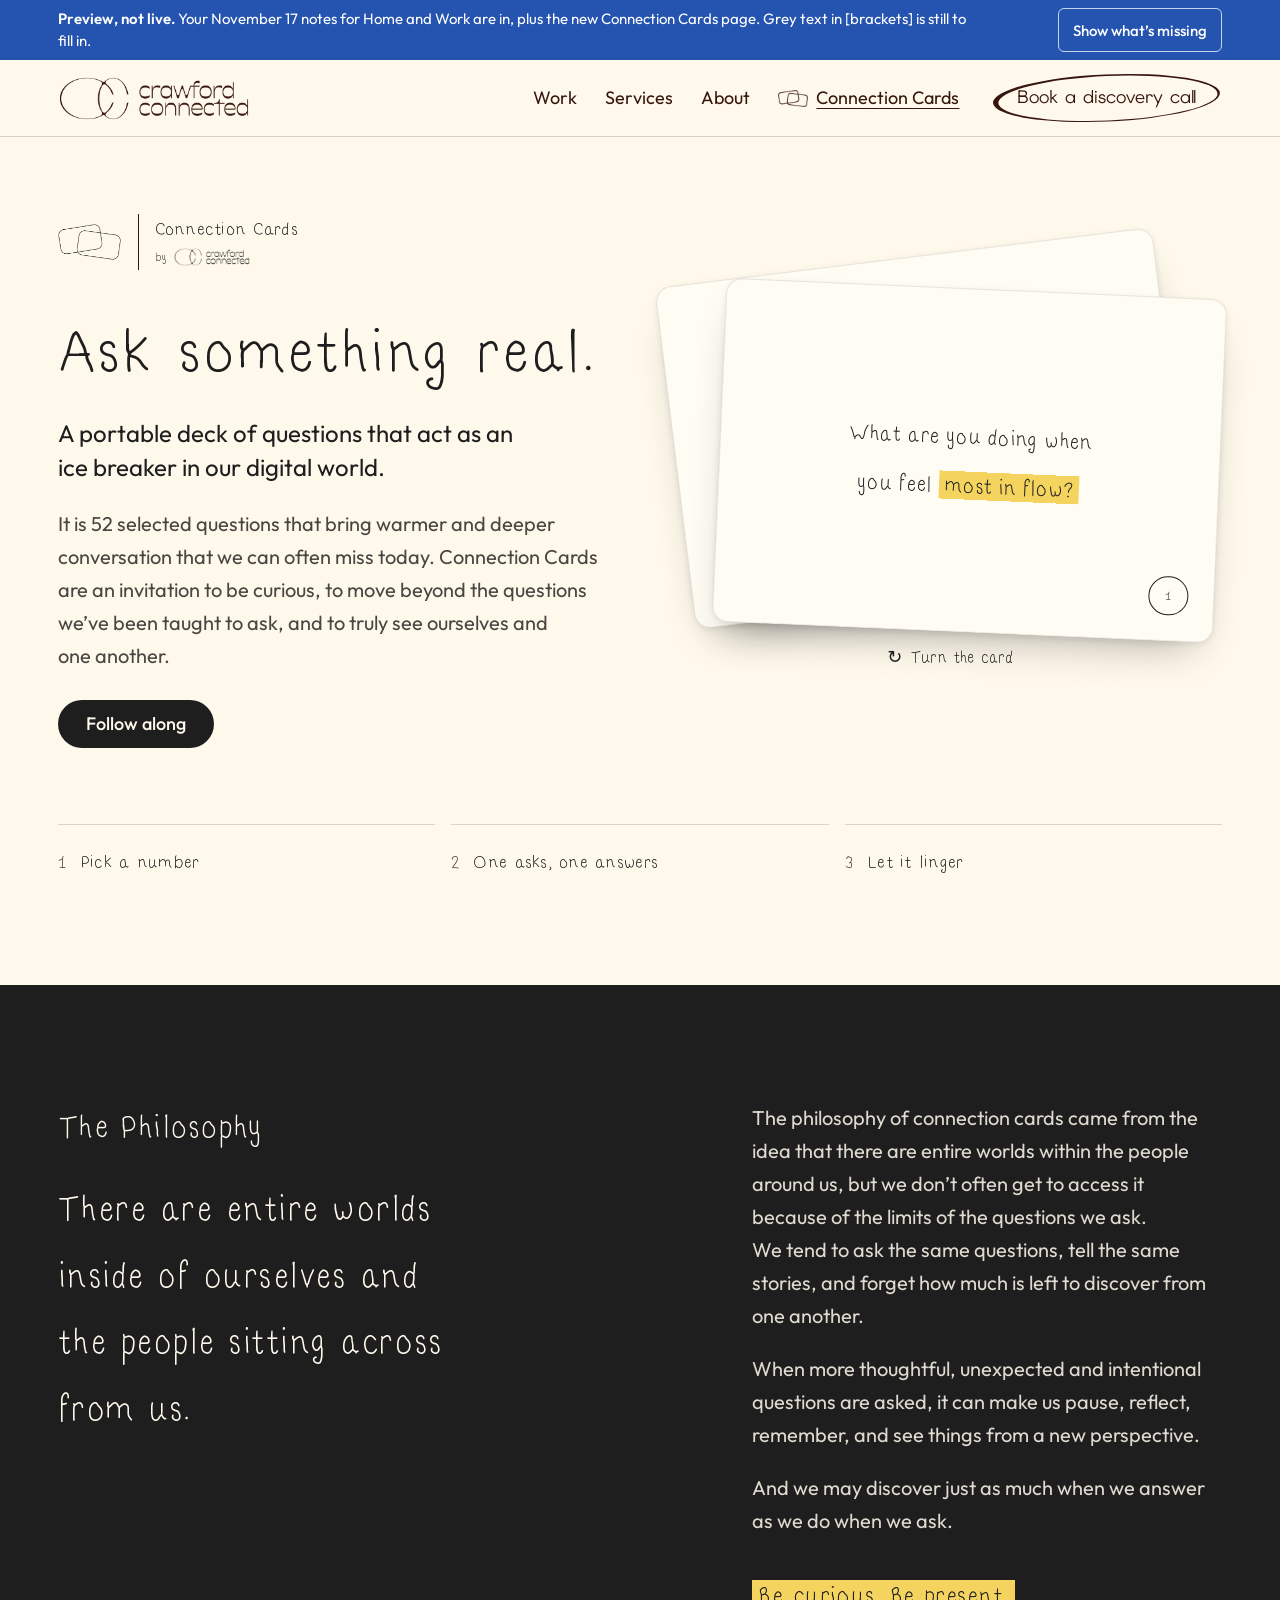
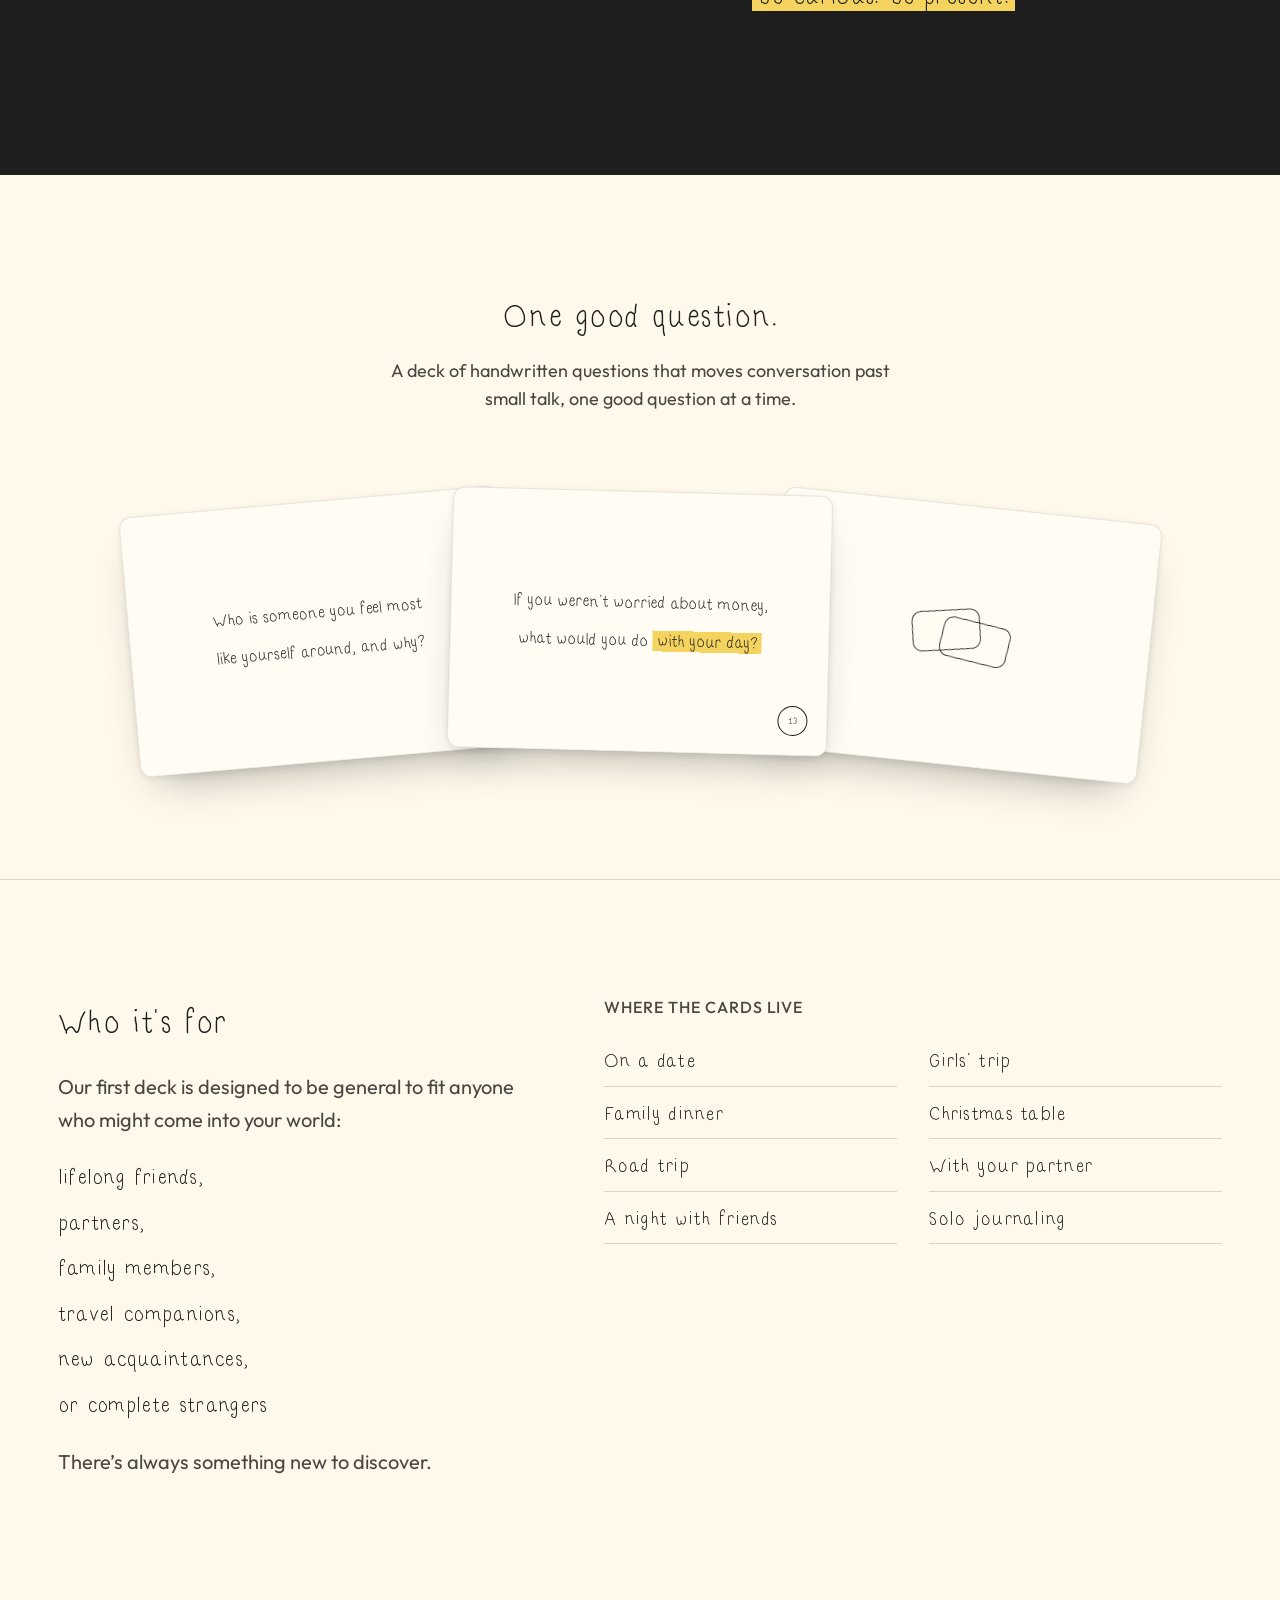
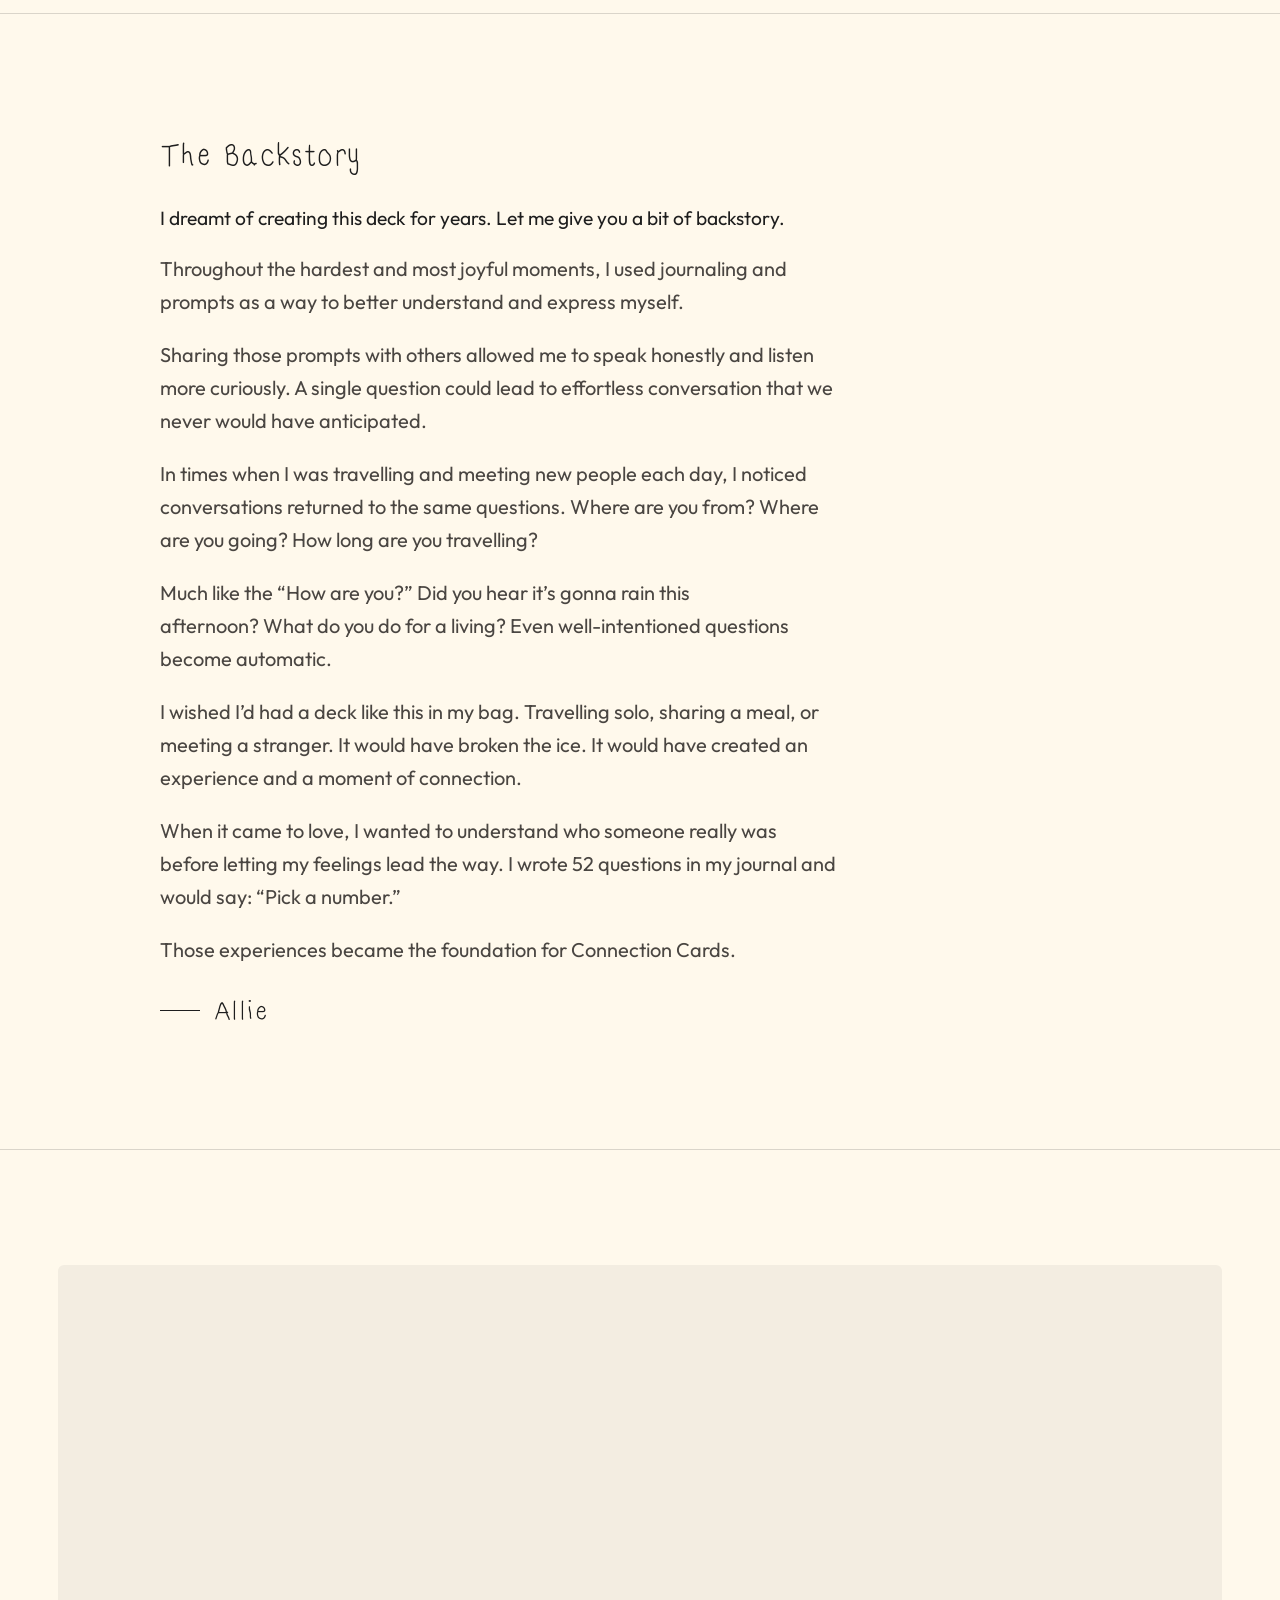
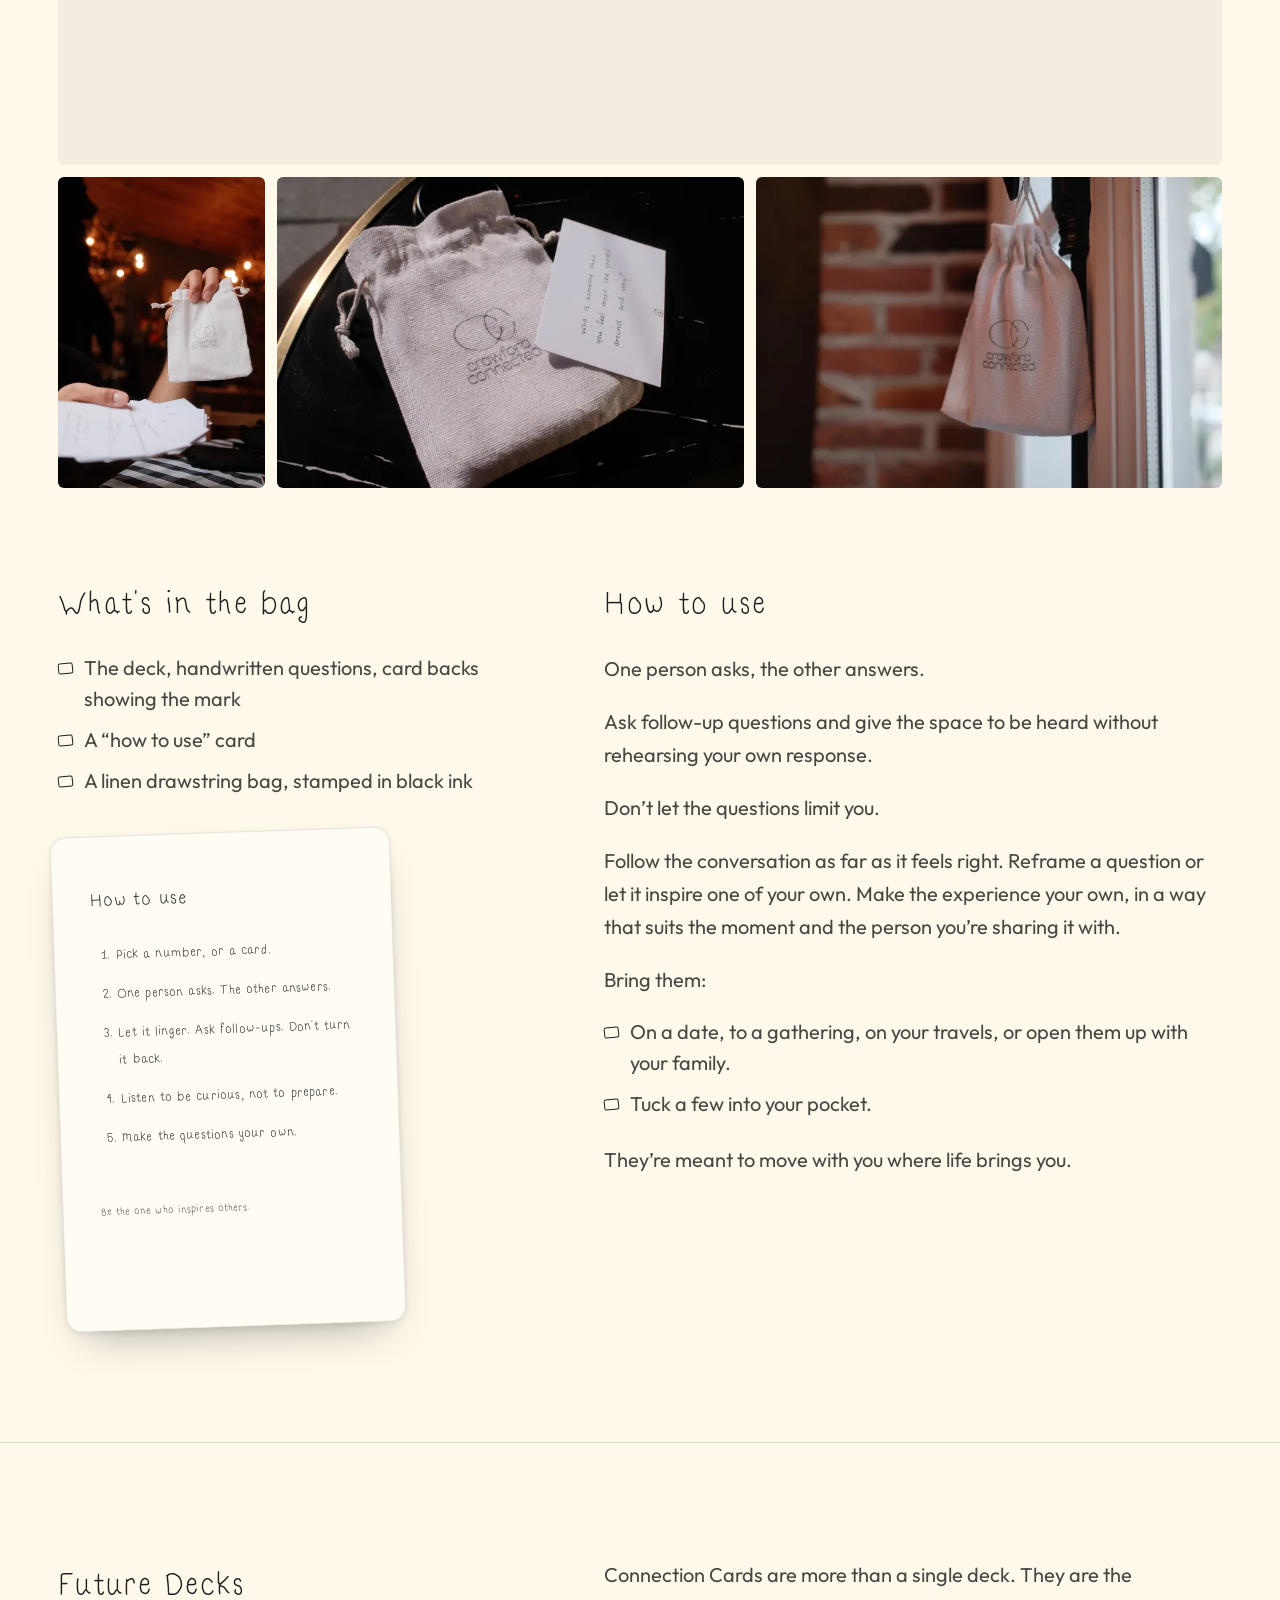
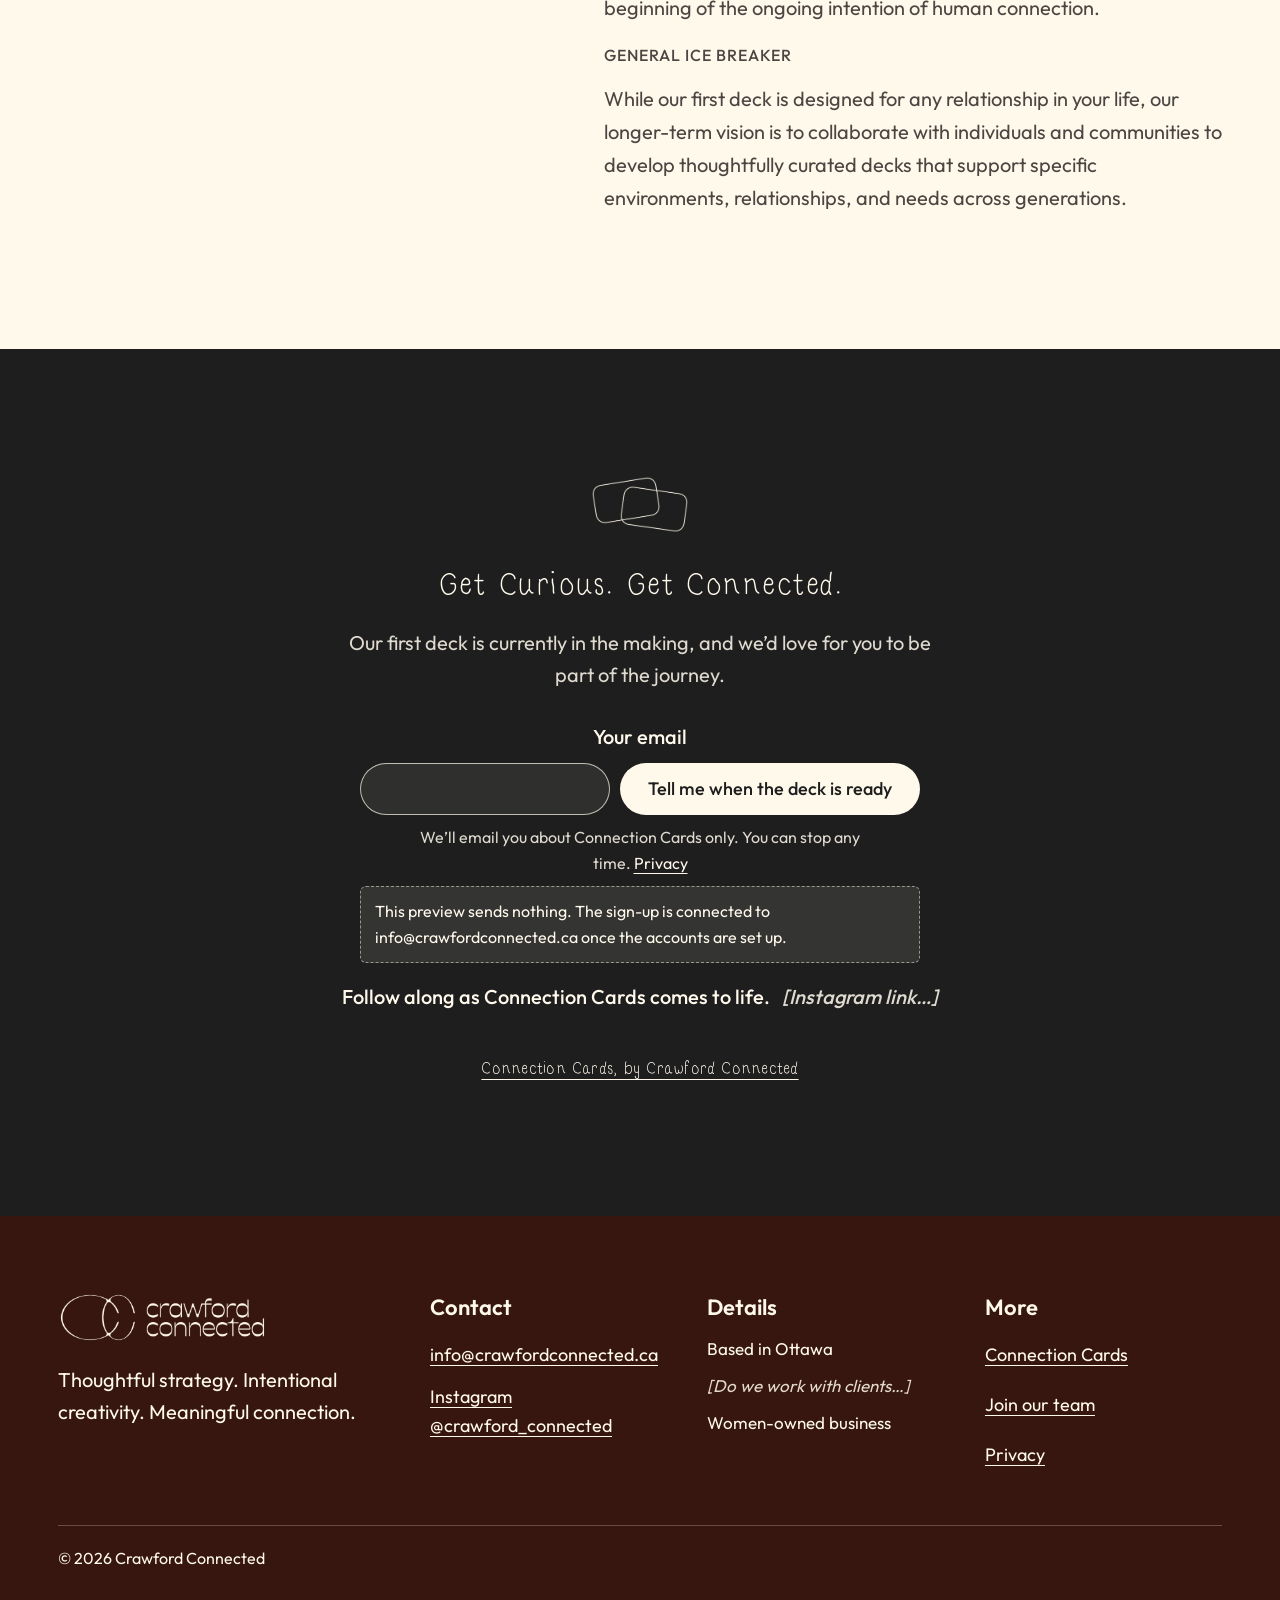
<file: connection-cards/index.html>
<!DOCTYPE html><html lang="en-CA" data-review="clean" data-headline="b"><head><meta charset="utf-8"><meta name="viewport" content="width=device-width, initial-scale=1, viewport-fit=cover"><script>try { if (localStorage.getItem('cc-review') === 'missing') document.documentElement.dataset.review = 'missing'; var h = localStorage.getItem('cc-hl'); if (h === 'a') delete document.documentElement.dataset.headline; if (h === 'b') document.documentElement.dataset.headline = 'b'; } catch (e) {}</script><title>Connection Cards: 52 questions for deeper conversation | Crawford Connected</title><meta name="description" content="A portable deck of 52 questions that bring warmer and deeper conversation, for friends, partners, family and new people. By Crawford Connected."><link rel="canonical" href="https://crawfordconnected.ca/connection-cards/"><meta name="robots" content="noindex, nofollow"><meta property="og:type" content="website"><meta property="og:site_name" content="Crawford Connected"><meta property="og:locale" content="en_CA"><meta property="og:title" content="Connection Cards: 52 questions for deeper conversation | Crawford Connected"><meta property="og:description" content="A portable deck of 52 questions that bring warmer and deeper conversation, for friends, partners, family and new people. By Crawford Connected."><meta property="og:url" content="https://crawfordconnected.ca/connection-cards/"><meta property="og:image" content="https://crawfordconnected.ca/_astro/share-allie-studio.Bz2gRNS8_ZN6owB.jpg"><meta property="og:image:width" content="1200"><meta property="og:image:height" content="630"><meta property="og:image:alt" content="Allie Crawford smiling on a stool in a photo studio"><meta name="twitter:card" content="summary_large_image"><meta name="theme-color" content="#fff9ec"><link rel="icon" type="image/png" sizes="32x32" href="../favicon-32.png"><link rel="icon" type="image/png" sizes="192x192" href="../favicon-192.png"><link rel="apple-touch-icon" href="../apple-touch-icon.png"><link rel="preload" href="../site-assets/elms-sans-latin-400-normal.DxMkYH23.woff2" as="font" type="font/woff2" crossorigin><link rel="preload" href="../site-assets/outfit-latin-400-normal.BGsTXAXT.woff2" as="font" type="font/woff2" crossorigin><style>.wordmark{-webkit-mask-image:url(../site-assets/logo-wordmark-mask.4lhsvhzJ_eD6WB.webp);mask-image:url(../site-assets/logo-wordmark-mask.4lhsvhzJ_eD6WB.webp)}.mark{-webkit-mask-image:url(../site-assets/logo-submark-mask.Dviby7W-_slocp.webp);mask-image:url(../site-assets/logo-submark-mask.Dviby7W-_slocp.webp)}.cards-mark{-webkit-mask-image:url(../site-assets/cards-mark-small-mask.2HnKetVo_Zdc4Ur.webp);mask-image:url(../site-assets/cards-mark-small-mask.2HnKetVo_Zdc4Ur.webp)}</style><style>.cc-mark{-webkit-mask-image:url(../site-assets/cards-drawing-mask.DpM8HqRW_Rd37d.webp);mask-image:url(../site-assets/cards-drawing-mask.DpM8HqRW_Rd37d.webp)}.cc-wordmark{-webkit-mask-image:url(../site-assets/logo-wordmark-mask.4lhsvhzJ_CpVqF.webp);mask-image:url(../site-assets/logo-wordmark-mask.4lhsvhzJ_CpVqF.webp)}</style><link rel="stylesheet" href="../site-assets/Base.Ds8pChG2.css"></head><body><a class="skip" href="#main">Skip to content</a><div class="preview-bar" role="region" aria-label="Preview notice" data-placeholder><div class="wrap"><p><strong>Preview, not live.</strong> Your November 17 notes for Home and Work are in, plus the new Connection Cards page. <span class="pv-clean">Grey text in [brackets] is still to fill in.</span><span class="pv-missing">Everything in blue is still to fill in.</span></p><div class="pv-tools"><button class="pv-toggle" id="pv-toggle" type="button" aria-pressed="false">Show what’s missing</button></div></div></div><script type="module">var e=document.getElementById(`pv-toggle`),t=document.documentElement,n=()=>e?.setAttribute(`aria-pressed`,String(t.dataset.review===`missing`));e?.addEventListener(`click`,()=>{let e=t.dataset.review===`missing`?`clean`:`missing`;t.dataset.review=e;try{localStorage.setItem(`cc-review`,e)}catch{}n()}),n();var r=document.querySelector(`.pv-headline`),i=document.querySelector(`.hl--a`),a=document.querySelector(`.hl--b`);if(r&&i&&a){r.hidden=!1;let e=e=>{e===`b`?t.dataset.headline=`b`:delete t.dataset.headline,i.setAttribute(`aria-hidden`,String(e===`b`)),a.setAttribute(`aria-hidden`,String(e===`a`)),r.querySelectorAll(`button`).forEach(t=>t.setAttribute(`aria-pressed`,String(t.dataset.hl===e)));try{localStorage.setItem(`cc-hl`,e)}catch{}};e(t.dataset.headline===`b`?`b`:`a`),r.addEventListener(`click`,t=>{let n=t.target.closest(`button[data-hl]`);n&&e(n.dataset.hl)})}var o=document.querySelector(`.preview-bar`);if(o){let e=()=>t.style.setProperty(`--bar-h`,`${o.offsetHeight}px`);e(),`ResizeObserver`in window&&new ResizeObserver(e).observe(o)}</script><header class="site-header" id="site-header"><div class="wrap"><a class="brand" href="../index.html" aria-label="Crawford Connected, home"><span class="wordmark wordmark--head" aria-hidden="true"></span><span class="mark" aria-hidden="true"></span></a><nav class="nav" aria-label="Main"><a href="../work/index.html">Work</a><a href="../services/index.html">Services</a><a href="../about/index.html">About</a><a href="../connection-cards/index.html" aria-current="page"><span class="cards-mark" aria-hidden="true"></span>Connection Cards</a></nav><a class="cta cta--sm head-cta" href="../start/index.html"><svg class="cta__ring" viewBox="0 0 240 72" preserveAspectRatio="none" aria-hidden="true"><path fill-rule="evenodd" d="M2 36a118 34 0 1 0 236 0a118 34 0 1 0 -236 0Z M7.5 36.5a114 32 0 1 0 228 0a114 32 0 1 0 -228 0Z"></path></svg><svg class="cta__echo" viewBox="0 0 120 72" preserveAspectRatio="none" aria-hidden="true"><path d="M115.2 25.5A58 34 0 1 0 115.2 46.5"></path></svg><span class="cta__text">Book a discovery call</span></a><details class="menu" id="menu"><summary class="menu__toggle" aria-label="Menu"><span class="menu__icon" aria-hidden="true"></span><span class="menu__word">Menu</span></summary><nav class="menu__panel" aria-label="Main, phone"><a href="../work/index.html">Work</a><a href="../services/index.html">Services</a><a href="../about/index.html">About</a><a href="../connection-cards/index.html" aria-current="page"><span class="cards-mark" aria-hidden="true"></span>Connection Cards</a><a href="../start/index.html">Book a discovery call</a></nav></details></div></header><script type="module">var e=document.getElementById(`menu`);e&&(e.addEventListener(`click`,t=>{t.target.closest(`a`)&&(e.open=!1)}),document.addEventListener(`keydown`,t=>{t.key===`Escape`&&e.open&&(e.open=!1,e.querySelector(`summary`)?.focus())}));var t=document.getElementById(`site-header`);if(t&&t.hasAttribute(`data-clear`)){let e=()=>t.classList.toggle(`is-clear`,window.scrollY<8);e(),window.addEventListener(`scroll`,e,{passive:!0});let n=()=>setTimeout(()=>t.classList.remove(`no-anim`),150);document.readyState===`complete`?n():window.addEventListener(`load`,n)}</script><main id="main" class="cards-page"><section class="cc-hero"><div class="wrap cc-hero__wrap"><div class="cc-hero__text"><p class="cc-lockup"><span class="cc-mark cc-lockup__mark" aria-hidden="true"></span><span class="cc-lockup__words"><span class="cc-lockup__name hand">Connection Cards</span><a class="cc-lockup__by" href="../index.html"><span class="hand">by</span> <span class="cc-wordmark" role="img" aria-label="Crawford Connected"></span></a></span></p><h1 class="cc-h1 hand">Ask something real.</h1><p class="cc-hero__line">A portable deck of questions that act as an ice breaker in our digital world.</p><p class="cc-hero__intro">It is 52 selected questions that bring warmer and deeper conversation that we can often miss today. Connection Cards are an invitation to be curious, to move beyond the questions we’ve been taught to ask, and to truly see ourselves and one another.</p><a class="cc-button" href="#follow">Follow along</a></div><div class="cc-hero__deck"><div class="cc-card cc-card--landscape cc-card--back cc-hero__back"><div class="cc-card__in"><span class="cc-mark" aria-hidden="true"></span></div></div><button class="cc-turn cc-hero__front" type="button" id="cc-turn" disabled aria-describedby="cc-turn-label"><div class="cc-card cc-card--landscape cc-turn__face is-up"><div class="cc-card__in"><p class="cc-card__q">What are you doing when you feel <mark class="cc-hl">most in flow?</mark></p><span class="cc-card__n" aria-label="Card 1">1</span></div></div><div class="cc-card cc-card--landscape cc-turn__face"><div class="cc-card__in"><p class="cc-card__q">Who is someone you feel most like yourself around, and why?</p><span class="cc-card__n" aria-label="Card 6">6</span></div></div><div class="cc-card cc-card--landscape cc-turn__face"><div class="cc-card__in"><p class="cc-card__q">If you weren’t worried about money, what would you do <mark class="cc-hl">with your day?</mark></p><span class="cc-card__n" aria-label="Card 13">13</span></div></div><div class="cc-card cc-card--landscape cc-turn__face"><div class="cc-card__in"><p class="cc-card__q">What is a moment from this week that made you feel proud?</p></div></div></button><p class="cc-turn__label hand" id="cc-turn-label" hidden>Turn the card</p><p class="vh" aria-live="polite" id="cc-turn-live"></p></div></div><ol class="wrap cc-steps"><li><span class="cc-steps__n hand">1</span><span class="hand">Pick a number</span></li><li><span class="cc-steps__n hand">2</span><span class="hand">One asks, one answers</span></li><li><span class="cc-steps__n hand">3</span><span class="hand">Let it linger</span></li></ol></section><section class="cc-section cc-philosophy cc-ink"><div class="wrap grid"><div class="cc-philosophy__quote"><h2 class="cc-h2 hand">The Philosophy</h2><blockquote class="cc-quote hand"><p>There are entire worlds inside of ourselves and the people sitting across from us.</p></blockquote></div><div class="cc-prose cc-philosophy__body"><p>The philosophy of connection cards came from the idea that there are entire worlds within the people around us, but we don’t often get to access it because of the limits of the questions we ask. We tend to ask the same questions, tell the same stories, and forget how much is left to discover from one another.</p><p>When more thoughtful, unexpected and intentional questions are asked, it can make us pause, reflect, remember, and see things from a new perspective.</p><p>And we may discover just as much when we answer as we do when we ask.</p><p class="cc-closer hand"><mark class="cc-hl">Be curious. Be present.</mark></p></div></div></section><section class="cc-section cc-deck"><div class="wrap"><h2 class="cc-h2 hand">One good question.</h2><p class="cc-deck__line">A deck of handwritten questions that moves conversation past small talk, one good question at a time.</p><div class="cc-fan"><div class="cc-card cc-card--landscape"><div class="cc-card__in"><p class="cc-card__q">Who is someone you feel most like yourself around, and why?</p><span class="cc-card__n" aria-label="Card 6">6</span></div></div><div class="cc-card cc-card--landscape"><div class="cc-card__in"><p class="cc-card__q">If you weren’t worried about money, what would you do <mark class="cc-hl">with your day?</mark></p><span class="cc-card__n" aria-label="Card 13">13</span></div></div><div class="cc-card cc-card--landscape cc-card--back"><div class="cc-card__in"><span class="cc-mark" aria-hidden="true"></span></div></div></div></div></section><section class="cc-section cc-audience"><div class="wrap cc-two"><div class="cc-prose"><h2 class="cc-h2 hand">Who it’s for</h2><p>Our first deck is designed to be general to fit anyone who might come into your world:</p><ul class="cc-people"><li class="hand">lifelong friends,</li><li class="hand">partners,</li><li class="hand">family members,</li><li class="hand">travel companions,</li><li class="hand">new acquaintances,</li><li class="hand">or complete strangers</li></ul><p>There’s always something new to discover.</p></div><div><h3 class="cc-label">Where the cards live</h3><ul class="cc-occasions"><li class="hand">On a date</li><li class="hand">Girls’ trip</li><li class="hand">Family dinner</li><li class="hand">Christmas table</li><li class="hand">Road trip</li><li class="hand">With your partner</li><li class="hand">A night with friends</li><li class="hand">Solo journaling</li></ul></div></div></section><section class="cc-section cc-story"><div class="wrap cc-narrow cc-prose cc-letter"><h2 class="cc-h2 hand">The Backstory</h2><p>I dreamt of creating this deck for years. Let me give you a bit of backstory.</p><p>Throughout the hardest and most joyful moments, I used journaling and prompts as a way to better understand and express myself.</p><p>Sharing those prompts with others allowed me to speak honestly and listen more curiously. A single question could lead to effortless conversation that we never would have anticipated.</p><p>In times when I was travelling and meeting new people each day, I noticed conversations returned to the same questions. Where are you from? Where are you going? How long are you travelling?</p><p>Much like the “How are you?” Did you hear it’s gonna rain this afternoon? What do you do for a living? Even well-intentioned questions become automatic.</p><p>I wished I’d had a deck like this in my bag. Travelling solo, sharing a meal, or meeting a stranger. It would have broken the ice. It would have created an experience and a moment of connection.</p><p>When it came to love, I wanted to understand who someone really was before letting my feelings lead the way. I wrote 52 questions in my journal and would say: “Pick a number.”</p><p>Those experiences became the foundation for Connection Cards.</p><p class="cc-signed hand">Allie</p></div></section><section class="cc-section cc-bag"><div class="wrap wrap--wide"><figure class="cc-bag__wide"><img src="../site-assets/cards-bag-on-moss.Bn3wN6ug_2oN4Pm.webp" srcset="../site-assets/cards-bag-on-moss.Bn3wN6ug_2rCqwl.webp 640w, ../site-assets/cards-bag-on-moss.Bn3wN6ug_2cRU1C.webp 960w, ../site-assets/cards-bag-on-moss.Bn3wN6ug_Z1chO5r.webp 1280w, ../site-assets/cards-bag-on-moss.Bn3wN6ug_2oN4Pm.webp 1500w" alt="A linen drawstring bag stamped with the Crawford Connected mark, lying on moss beside a few handwritten cards" sizes="(max-width: 1688px) calc(100vw - 40px), 1560px" loading="lazy" decoding="async" width="1500" height="1000"></figure><div class="cc-row"><figure class="cc-row__item" style="--r: 0.667"><img src="../site-assets/cards-in-hand.DaKGxecW_aCeyA.webp" srcset="../site-assets/cards-in-hand.DaKGxecW_ZVJo8b.webp 400w, ../site-assets/cards-in-hand.DaKGxecW_vnRQF.webp 640w, ../site-assets/cards-in-hand.DaKGxecW_ZcOvoW.webp 960w" alt="A hand holding up a small linen Connection Cards bag at a dim café table, with cards fanned below" sizes="(max-width: 960px) 160px, 20vw" loading="lazy" decoding="async" width="1000" height="1500"></figure><figure class="cc-row__item" style="--r: 1.5"><img src="../site-assets/cards-bag-and-card.CQjrRQtt_l7RHd.webp" srcset="../site-assets/cards-bag-and-card.CQjrRQtt_yMvo8.webp 400w, ../site-assets/cards-bag-and-card.CQjrRQtt_Z1pKG6L.webp 640w, ../site-assets/cards-bag-and-card.CQjrRQtt_1gjmgl.webp 960w" alt="A linen Connection Cards bag next to a handwritten question card on a dark marble table" sizes="(max-width: 960px) 360px, 45vw" loading="lazy" decoding="async" width="1500" height="1000"></figure><figure class="cc-row__item" style="--r: 1.5"><img src="../site-assets/cards-bag-hanging.DD5lEx-__Z19AbNw.webp" srcset="../site-assets/cards-bag-hanging.DD5lEx-__ZJyxN7.webp 400w, ../site-assets/cards-bag-hanging.DD5lEx-__1lzinm.webp 640w, ../site-assets/cards-bag-hanging.DD5lEx-__16OLRD.webp 960w" alt="A linen Connection Cards bag hanging by its drawstring in front of a brick wall" sizes="(max-width: 960px) 360px, 45vw" loading="lazy" decoding="async" width="1500" height="1000"></figure></div></div><div class="wrap"><div class="cc-two cc-bag__text"><div><h2 class="cc-h2 hand">What’s in the bag</h2><ul class="cc-items"><li>The deck, handwritten questions, card backs showing the mark</li><li>A “how to use” card</li><li>A linen drawstring bag, stamped in black ink</li></ul><div class="cc-card cc-card--portrait cc-insert"><div class="cc-card__in"><p class="cc-insert__h hand">How to use</p><ol class="cc-insert__steps hand"><li>Pick a number, or a card.</li><li>One person asks. The other answers.</li><li>Let it linger. Ask follow-ups. Don’t turn it back.</li><li>Listen to be curious, not to prepare.</li><li>Make the questions your own.</li></ol><p class="cc-insert__foot hand">Be the one who inspires others.</p></div></div></div><div class="cc-howto"><div class="cc-prose"><h2 class="cc-h2 hand">How to use</h2><p>One person asks, the other answers.</p><p>Ask follow-up questions and give the space to be heard without rehearsing your own response.</p><p>Don’t let the questions limit you.</p><p>Follow the conversation as far as it feels right. Reframe a question or let it inspire one of your own. Make the experience your own, in a way that suits the moment and the person you’re sharing it with.</p><p>Bring them:</p><ul class="cc-items"><li>On a date, to a gathering, on your travels, or open them up with your family.</li><li>Tuck a few into your pocket.</li></ul><p>They’re meant to move with you where life brings you.</p></div></div></div></div></section><section class="cc-section cc-future"><div class="wrap cc-two"><h2 class="cc-h2 hand">Future Decks</h2><div class="cc-prose"><p>Connection Cards are more than a single deck. They are the beginning of the ongoing intention of human connection.</p><h3 class="cc-label">General ice breaker</h3><p>While our first deck is designed for any relationship in your life, our longer-term vision is to collaborate with individuals and communities to develop thoughtfully curated decks that support specific environments, relationships, and needs across generations.</p></div></div></section><section class="cc-close" id="follow"><div class="wrap cc-close__wrap"><span class="cc-mark cc-close__mark" aria-hidden="true"></span><h2 class="cc-h2 hand">Get Curious. Get Connected.</h2><p>Our first deck is currently in the making, and we’d love for you to be part of the journey.</p><form class="cc-signup" id="cc-signup" method="post" data-preview data-thanks="../thanks/cards/index.html" novalidate><input type="hidden" name="path" value="cards-list"><label for="cc-email" class="cc-signup__label">Your email</label><div class="cc-signup__row"><input id="cc-email" name="email" type="email" autocomplete="email" required aria-describedby="cc-consent"><button class="cc-button" type="submit">Tell me when the deck is ready</button></div><p class="cc-signup__consent" id="cc-consent">We’ll email you about Connection Cards only. You can stop any time. <a href="../privacy/index.html">Privacy</a></p><p class="intake__notice" data-placeholder>This preview sends nothing. The sign-up is connected to info@crawfordconnected.ca once the accounts are set up.</p><p class="cc-signup__status" id="cc-signup-status" role="status" hidden></p></form><p class="cc-close__follow"><span>Follow along as Connection Cards comes to life.</span> <span class="fill" data-placeholder><span class="fill-full">[Instagram link: which account?]</span><span class="fill-short" aria-hidden="true">[Instagram link…]</span></span></p><p class="cc-close__signoff hand"><a href="../index.html">Connection Cards, by Crawford Connected</a></p></div></section></main><footer class="footer"><div class="wrap"><div class="footer__grid"><div class="footer__brand"><span class="wordmark" role="img" aria-label="Crawford Connected"></span><p>Thoughtful strategy. Intentional creativity. Meaningful connection.</p></div><div class="footer__col"><h2 class="h4">Contact</h2><a href="mailto:info@crawfordconnected.ca">info@crawfordconnected.ca</a><a href="https://www.instagram.com/crawford_connected/">Instagram @crawford_connected</a></div><div class="footer__col"><h2 class="h4">Details</h2><span>Based in Ottawa</span><span><span class="fill" data-placeholder><span class="fill-full">[Do we work with clients outside Ottawa? If so, where?]</span><span class="fill-short" aria-hidden="true">[Do we work with clients…]</span></span></span><span>Women-owned business</span></div><div class="footer__col"><h2 class="h4">More</h2><a href="../connection-cards/index.html">Connection Cards</a><a href="../start/index.html#join-team">Join our team</a><a href="../privacy/index.html">Privacy</a></div></div><div class="footer__legal"><span>© 2026 Crawford Connected</span></div></div></footer></body></html><script type="module">var e=document.getElementById(`cc-turn`),t=document.getElementById(`cc-turn-live`),n=document.getElementById(`cc-turn-label`),r=e?Array.from(e.querySelectorAll(`.cc-turn__face`)):[],i=window.matchMedia(`(prefers-reduced-motion: reduce)`);if(e&&r.length>1){let a=0;e.disabled=!1,n&&(n.hidden=!1);let o=e=>{r.forEach((t,n)=>t.classList.toggle(`is-up`,n===e)),t&&(t.textContent=r[e].querySelector(`.cc-card__q`)?.textContent??``)};e.addEventListener(`click`,()=>{let t=(a+1)%r.length;a=t,i.matches?o(t):(e.classList.add(`is-turning`),setTimeout(()=>{o(t),e.classList.remove(`is-turning`)},250))})}var a=document.getElementById(`cc-signup`);if(a){let e=a.querySelector(`#cc-email`),t=a.querySelector(`#cc-signup-status`),n=()=>{if(document.getElementById(`cc-email-err`)?.remove(),e.removeAttribute(`aria-invalid`),e.setAttribute(`aria-describedby`,`cc-consent`),e.value.trim()&&e.checkValidity())return!0;let t=document.createElement(`p`);return t.className=`err cc-signup__err`,t.id=`cc-email-err`,t.textContent=`Please add your email address, like name@example.com.`,e.closest(`.cc-signup__row`).after(t),e.setAttribute(`aria-invalid`,`true`),e.setAttribute(`aria-describedby`,`cc-email-err cc-consent`),!1};a.addEventListener(`submit`,r=>{n()?a.hasAttribute(`data-preview`)&&(r.preventDefault(),t.hidden=!1,t.replaceChildren(`This is a preview, so nothing was sent. On the live site, the sign-up goes to Crawford Connected and you land on `,Object.assign(document.createElement(`a`),{href:a.dataset.thanks,textContent:`this thank-you page`}),`.`)):(r.preventDefault(),e.focus())}),e.addEventListener(`input`,()=>{e.getAttribute(`aria-invalid`)===`true`&&n()})}</script>
</file>
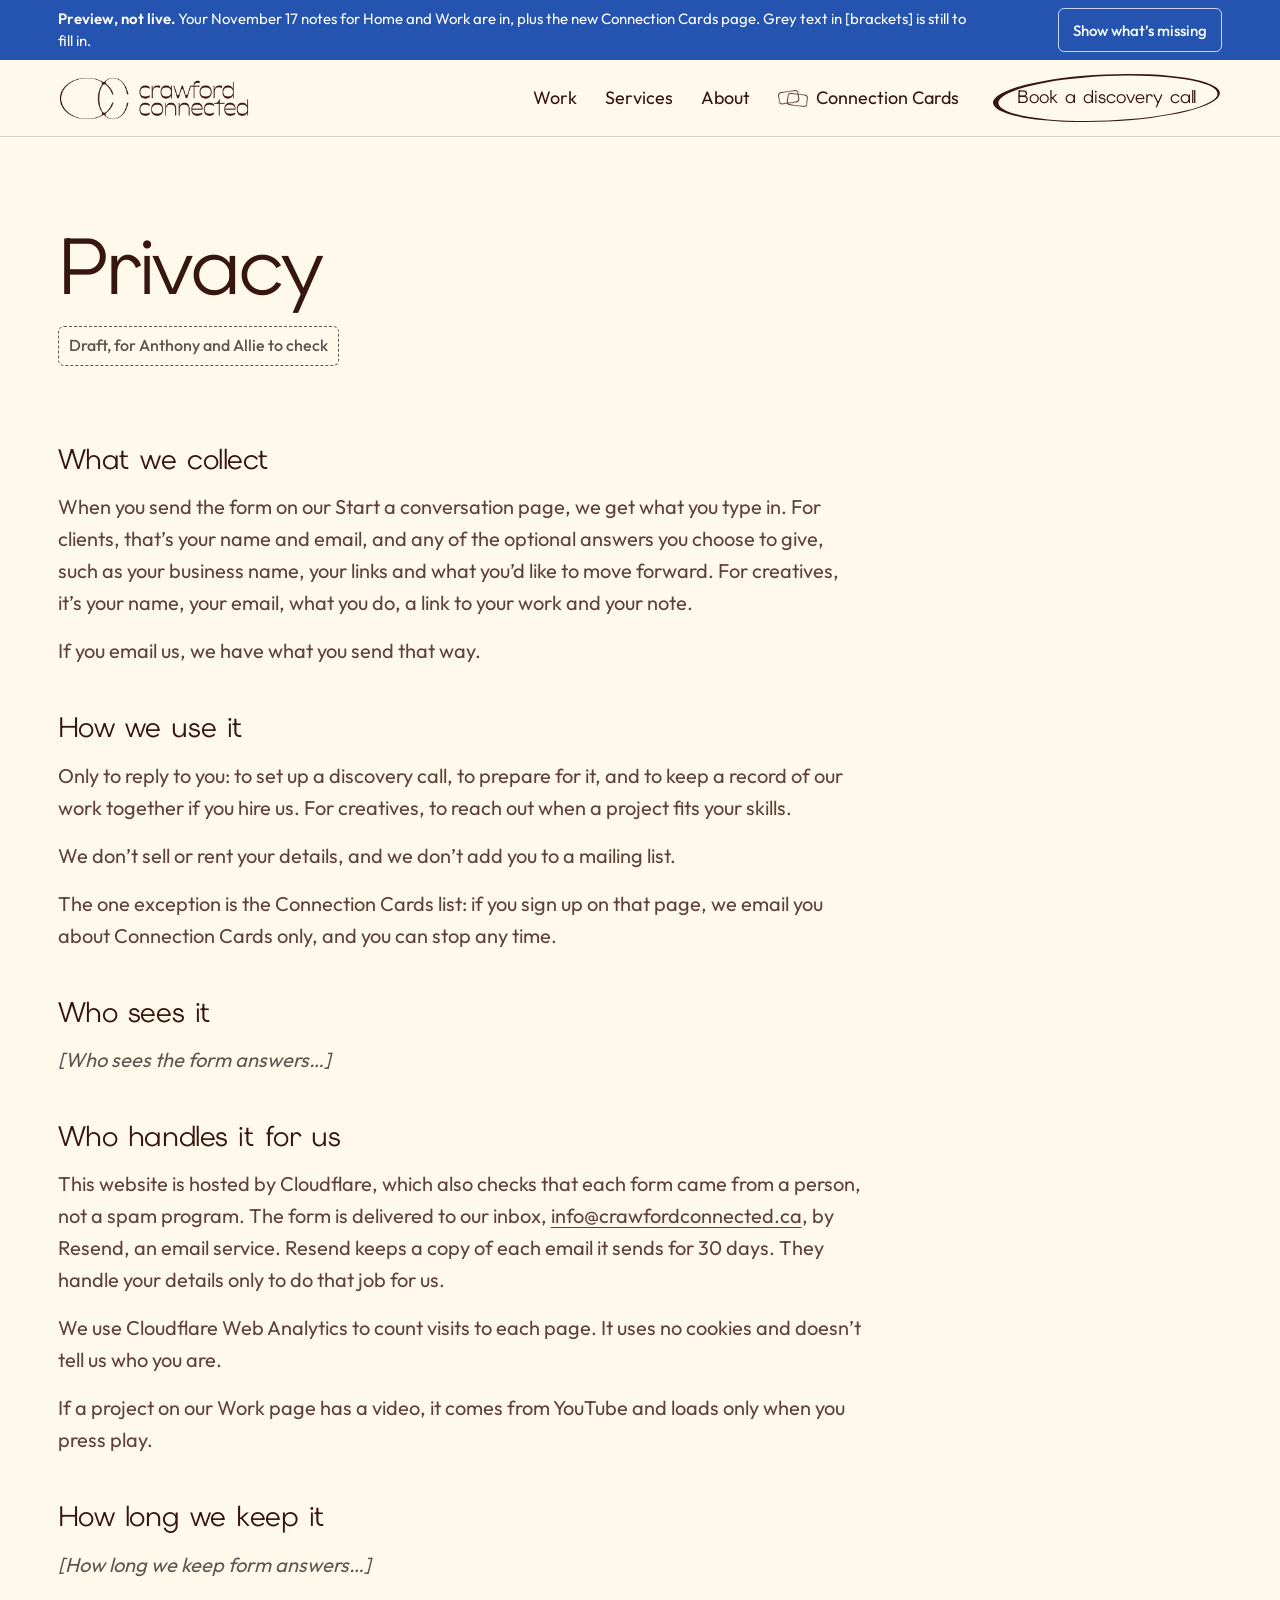
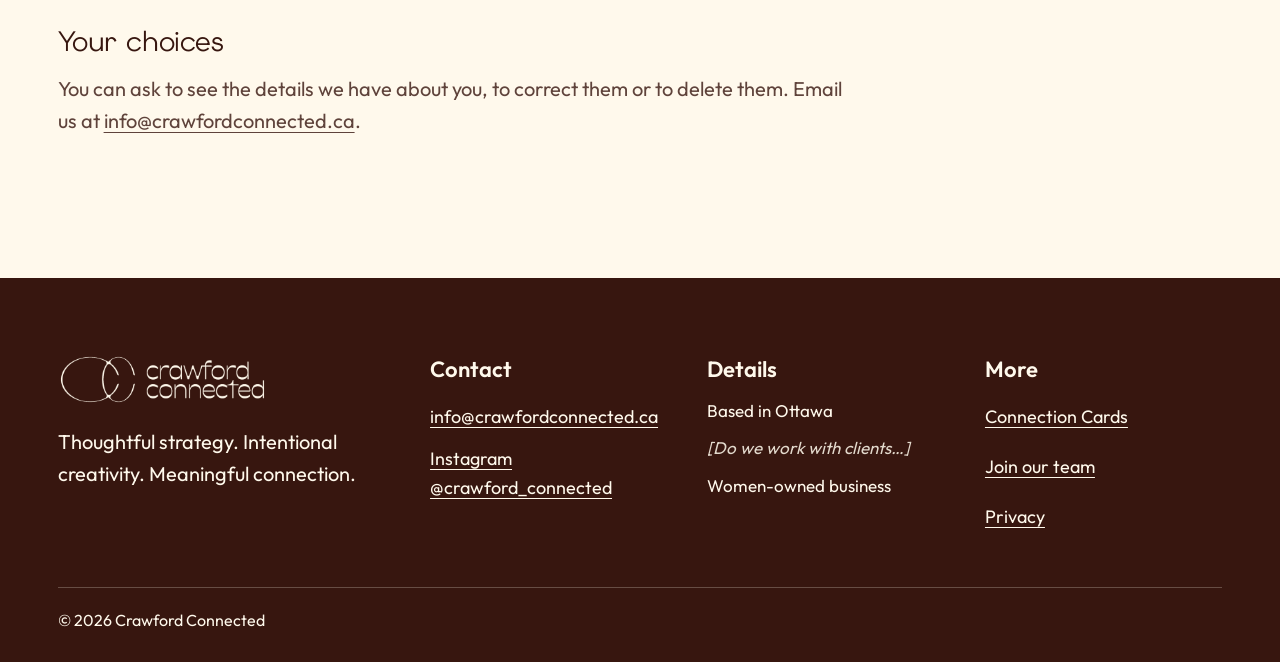
<file: privacy/index.html>
<!DOCTYPE html><html lang="en-CA" data-review="clean" data-headline="b"><head><meta charset="utf-8"><meta name="viewport" content="width=device-width, initial-scale=1, viewport-fit=cover"><script>try { if (localStorage.getItem('cc-review') === 'missing') document.documentElement.dataset.review = 'missing'; var h = localStorage.getItem('cc-hl'); if (h === 'a') delete document.documentElement.dataset.headline; if (h === 'b') document.documentElement.dataset.headline = 'b'; } catch (e) {}</script><title>Privacy | Crawford Connected</title><meta name="description" content="How Crawford Connected uses what you send through the form on this website, and what the site counts."><link rel="canonical" href="https://crawfordconnected.ca/privacy/"><meta name="robots" content="noindex, nofollow"><meta property="og:type" content="website"><meta property="og:site_name" content="Crawford Connected"><meta property="og:locale" content="en_CA"><meta property="og:title" content="Privacy | Crawford Connected"><meta property="og:description" content="How Crawford Connected uses what you send through the form on this website, and what the site counts."><meta property="og:url" content="https://crawfordconnected.ca/privacy/"><meta property="og:image" content="https://crawfordconnected.ca/_astro/share-allie-studio.Bz2gRNS8_ZN6owB.jpg"><meta property="og:image:width" content="1200"><meta property="og:image:height" content="630"><meta property="og:image:alt" content="Allie Crawford smiling on a stool in a photo studio"><meta name="twitter:card" content="summary_large_image"><meta name="theme-color" content="#fff9ec"><link rel="icon" type="image/png" sizes="32x32" href="../favicon-32.png"><link rel="icon" type="image/png" sizes="192x192" href="../favicon-192.png"><link rel="apple-touch-icon" href="../apple-touch-icon.png"><link rel="preload" href="../site-assets/elms-sans-latin-400-normal.DxMkYH23.woff2" as="font" type="font/woff2" crossorigin><link rel="preload" href="../site-assets/outfit-latin-400-normal.BGsTXAXT.woff2" as="font" type="font/woff2" crossorigin><style>.wordmark{-webkit-mask-image:url(../site-assets/logo-wordmark-mask.4lhsvhzJ_eD6WB.webp);mask-image:url(../site-assets/logo-wordmark-mask.4lhsvhzJ_eD6WB.webp)}.mark{-webkit-mask-image:url(../site-assets/logo-submark-mask.Dviby7W-_slocp.webp);mask-image:url(../site-assets/logo-submark-mask.Dviby7W-_slocp.webp)}.cards-mark{-webkit-mask-image:url(../site-assets/cards-mark-small-mask.2HnKetVo_Zdc4Ur.webp);mask-image:url(../site-assets/cards-mark-small-mask.2HnKetVo_Zdc4Ur.webp)}</style><link rel="stylesheet" href="../site-assets/Base.Ds8pChG2.css"></head><body><a class="skip" href="#main">Skip to content</a><div class="preview-bar" role="region" aria-label="Preview notice" data-placeholder><div class="wrap"><p><strong>Preview, not live.</strong> Your November 17 notes for Home and Work are in, plus the new Connection Cards page. <span class="pv-clean">Grey text in [brackets] is still to fill in.</span><span class="pv-missing">Everything in blue is still to fill in.</span></p><div class="pv-tools"><button class="pv-toggle" id="pv-toggle" type="button" aria-pressed="false">Show what’s missing</button></div></div></div><script type="module">var e=document.getElementById(`pv-toggle`),t=document.documentElement,n=()=>e?.setAttribute(`aria-pressed`,String(t.dataset.review===`missing`));e?.addEventListener(`click`,()=>{let e=t.dataset.review===`missing`?`clean`:`missing`;t.dataset.review=e;try{localStorage.setItem(`cc-review`,e)}catch{}n()}),n();var r=document.querySelector(`.pv-headline`),i=document.querySelector(`.hl--a`),a=document.querySelector(`.hl--b`);if(r&&i&&a){r.hidden=!1;let e=e=>{e===`b`?t.dataset.headline=`b`:delete t.dataset.headline,i.setAttribute(`aria-hidden`,String(e===`b`)),a.setAttribute(`aria-hidden`,String(e===`a`)),r.querySelectorAll(`button`).forEach(t=>t.setAttribute(`aria-pressed`,String(t.dataset.hl===e)));try{localStorage.setItem(`cc-hl`,e)}catch{}};e(t.dataset.headline===`b`?`b`:`a`),r.addEventListener(`click`,t=>{let n=t.target.closest(`button[data-hl]`);n&&e(n.dataset.hl)})}var o=document.querySelector(`.preview-bar`);if(o){let e=()=>t.style.setProperty(`--bar-h`,`${o.offsetHeight}px`);e(),`ResizeObserver`in window&&new ResizeObserver(e).observe(o)}</script><header class="site-header" id="site-header"><div class="wrap"><a class="brand" href="../index.html" aria-label="Crawford Connected, home"><span class="wordmark wordmark--head" aria-hidden="true"></span><span class="mark" aria-hidden="true"></span></a><nav class="nav" aria-label="Main"><a href="../work/index.html">Work</a><a href="../services/index.html">Services</a><a href="../about/index.html">About</a><a href="../connection-cards/index.html"><span class="cards-mark" aria-hidden="true"></span>Connection Cards</a></nav><a class="cta cta--sm head-cta" href="../start/index.html"><svg class="cta__ring" viewBox="0 0 240 72" preserveAspectRatio="none" aria-hidden="true"><path fill-rule="evenodd" d="M2 36a118 34 0 1 0 236 0a118 34 0 1 0 -236 0Z M7.5 36.5a114 32 0 1 0 228 0a114 32 0 1 0 -228 0Z"></path></svg><svg class="cta__echo" viewBox="0 0 120 72" preserveAspectRatio="none" aria-hidden="true"><path d="M115.2 25.5A58 34 0 1 0 115.2 46.5"></path></svg><span class="cta__text">Book a discovery call</span></a><details class="menu" id="menu"><summary class="menu__toggle" aria-label="Menu"><span class="menu__icon" aria-hidden="true"></span><span class="menu__word">Menu</span></summary><nav class="menu__panel" aria-label="Main, phone"><a href="../work/index.html">Work</a><a href="../services/index.html">Services</a><a href="../about/index.html">About</a><a href="../connection-cards/index.html"><span class="cards-mark" aria-hidden="true"></span>Connection Cards</a><a href="../start/index.html">Book a discovery call</a></nav></details></div></header><script type="module">var e=document.getElementById(`menu`);e&&(e.addEventListener(`click`,t=>{t.target.closest(`a`)&&(e.open=!1)}),document.addEventListener(`keydown`,t=>{t.key===`Escape`&&e.open&&(e.open=!1,e.querySelector(`summary`)?.focus())}));var t=document.getElementById(`site-header`);if(t&&t.hasAttribute(`data-clear`)){let e=()=>t.classList.toggle(`is-clear`,window.scrollY<8);e(),window.addEventListener(`scroll`,e,{passive:!0});let n=()=>setTimeout(()=>t.classList.remove(`no-anim`),150);document.readyState===`complete`?n():window.addEventListener(`load`,n)}</script><main id="main"><header class="page-head"><div class="wrap"><h1 class="h1">Privacy</h1><span class="tag" data-placeholder>Draft, for Anthony and Allie to check</span></div></header><section class="section section--flush-top"><div class="wrap"><div class="prose"><h2 id="what-we-collect">What we collect</h2>
<p>When you send the form on our Start a conversation page, we get what you type in. For clients, that’s your name and email, and any of the optional answers you choose to give, such as your business name, your links and what you’d like to move forward. For creatives, it’s your name, your email, what you do, a link to your work and your note.</p>
<p>If you email us, we have what you send that way.</p>
<h2 id="how-we-use-it">How we use it</h2>
<p>Only to reply to you: to set up a discovery call, to prepare for it, and to keep a record of our work together if you hire us. For creatives, to reach out when a project fits your skills.</p>
<p>We don’t sell or rent your details, and we don’t add you to a mailing list.</p>
<p>The one exception is the Connection Cards list: if you sign up on that page, we email you about Connection Cards only, and you can stop any time.</p>
<h2 id="who-sees-it">Who sees it</h2>
<p><span class="fill" data-placeholder><span class="fill-full">[Who sees the form answers: only Allie, or teammates on a project too?]</span><span class="fill-short" aria-hidden="true">[Who sees the form answers…]</span></span></p>
<h2 id="who-handles-it-for-us">Who handles it for us</h2>
<p>This website is hosted by Cloudflare, which also checks that each form came from a person, not a spam program. The form is delivered to our inbox, <a href="mailto:info@crawfordconnected.ca">info@crawfordconnected.ca</a>, by Resend, an email service. Resend keeps a copy of each email it sends for 30 days. They handle your details only to do that job for us.</p>
<p>We use Cloudflare Web Analytics to count visits to each page. It uses no cookies and doesn’t tell us who you are.</p>
<p>If a project on our Work page has a video, it comes from YouTube and loads only when you press play.</p>
<h2 id="how-long-we-keep-it">How long we keep it</h2>
<p><span class="fill" data-placeholder><span class="fill-full">[How long we keep form answers, for clients and for creatives]</span><span class="fill-short" aria-hidden="true">[How long we keep form answers…]</span></span></p>
<h2 id="your-choices">Your choices</h2>
<p>You can ask to see the details we have about you, to correct them or to delete them. Email us at <a href="mailto:info@crawfordconnected.ca">info@crawfordconnected.ca</a>.</p>
</div></div></section></main><footer class="footer"><div class="wrap"><div class="footer__grid"><div class="footer__brand"><span class="wordmark" role="img" aria-label="Crawford Connected"></span><p>Thoughtful strategy. Intentional creativity. Meaningful connection.</p></div><div class="footer__col"><h2 class="h4">Contact</h2><a href="mailto:info@crawfordconnected.ca">info@crawfordconnected.ca</a><a href="https://www.instagram.com/crawford_connected/">Instagram @crawford_connected</a></div><div class="footer__col"><h2 class="h4">Details</h2><span>Based in Ottawa</span><span><span class="fill" data-placeholder><span class="fill-full">[Do we work with clients outside Ottawa? If so, where?]</span><span class="fill-short" aria-hidden="true">[Do we work with clients…]</span></span></span><span>Women-owned business</span></div><div class="footer__col"><h2 class="h4">More</h2><a href="../connection-cards/index.html">Connection Cards</a><a href="../start/index.html#join-team">Join our team</a><a href="../privacy/index.html">Privacy</a></div></div><div class="footer__legal"><span>© 2026 Crawford Connected</span></div></div></footer></body></html>
</file>
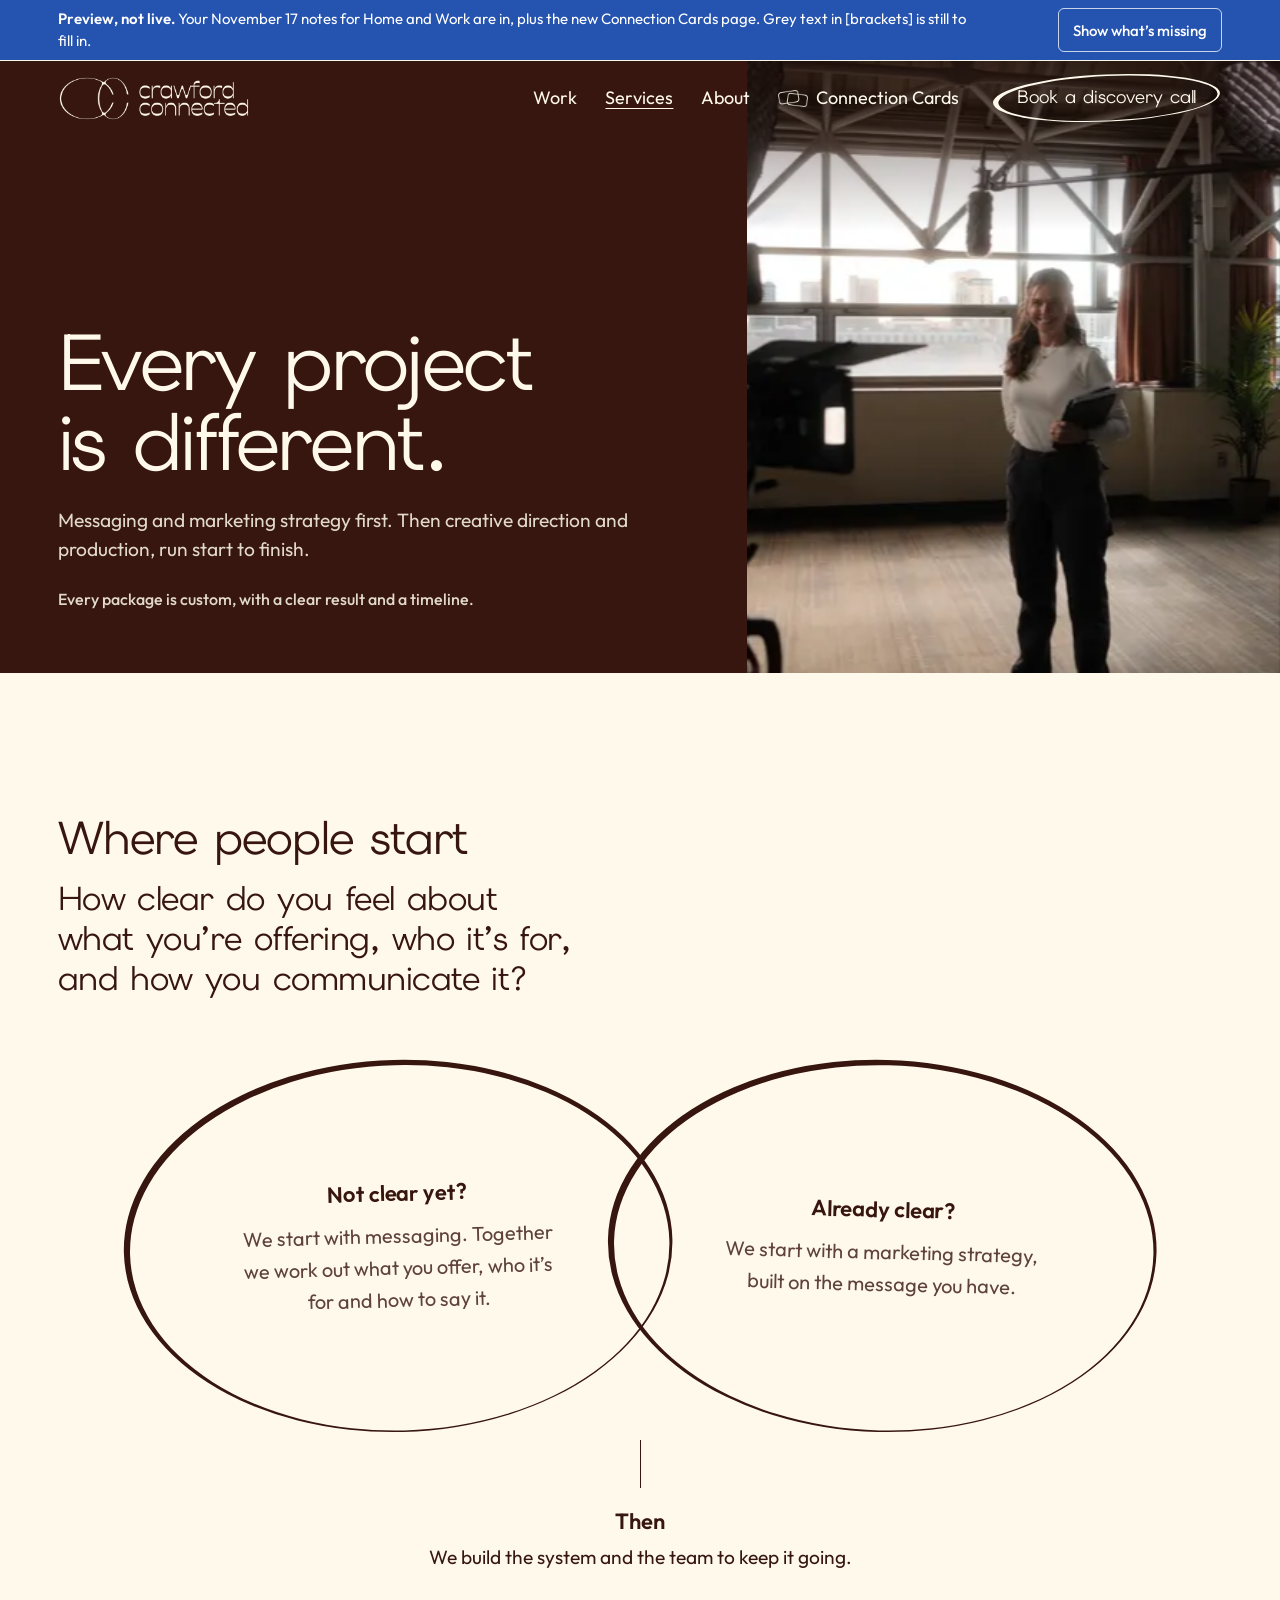
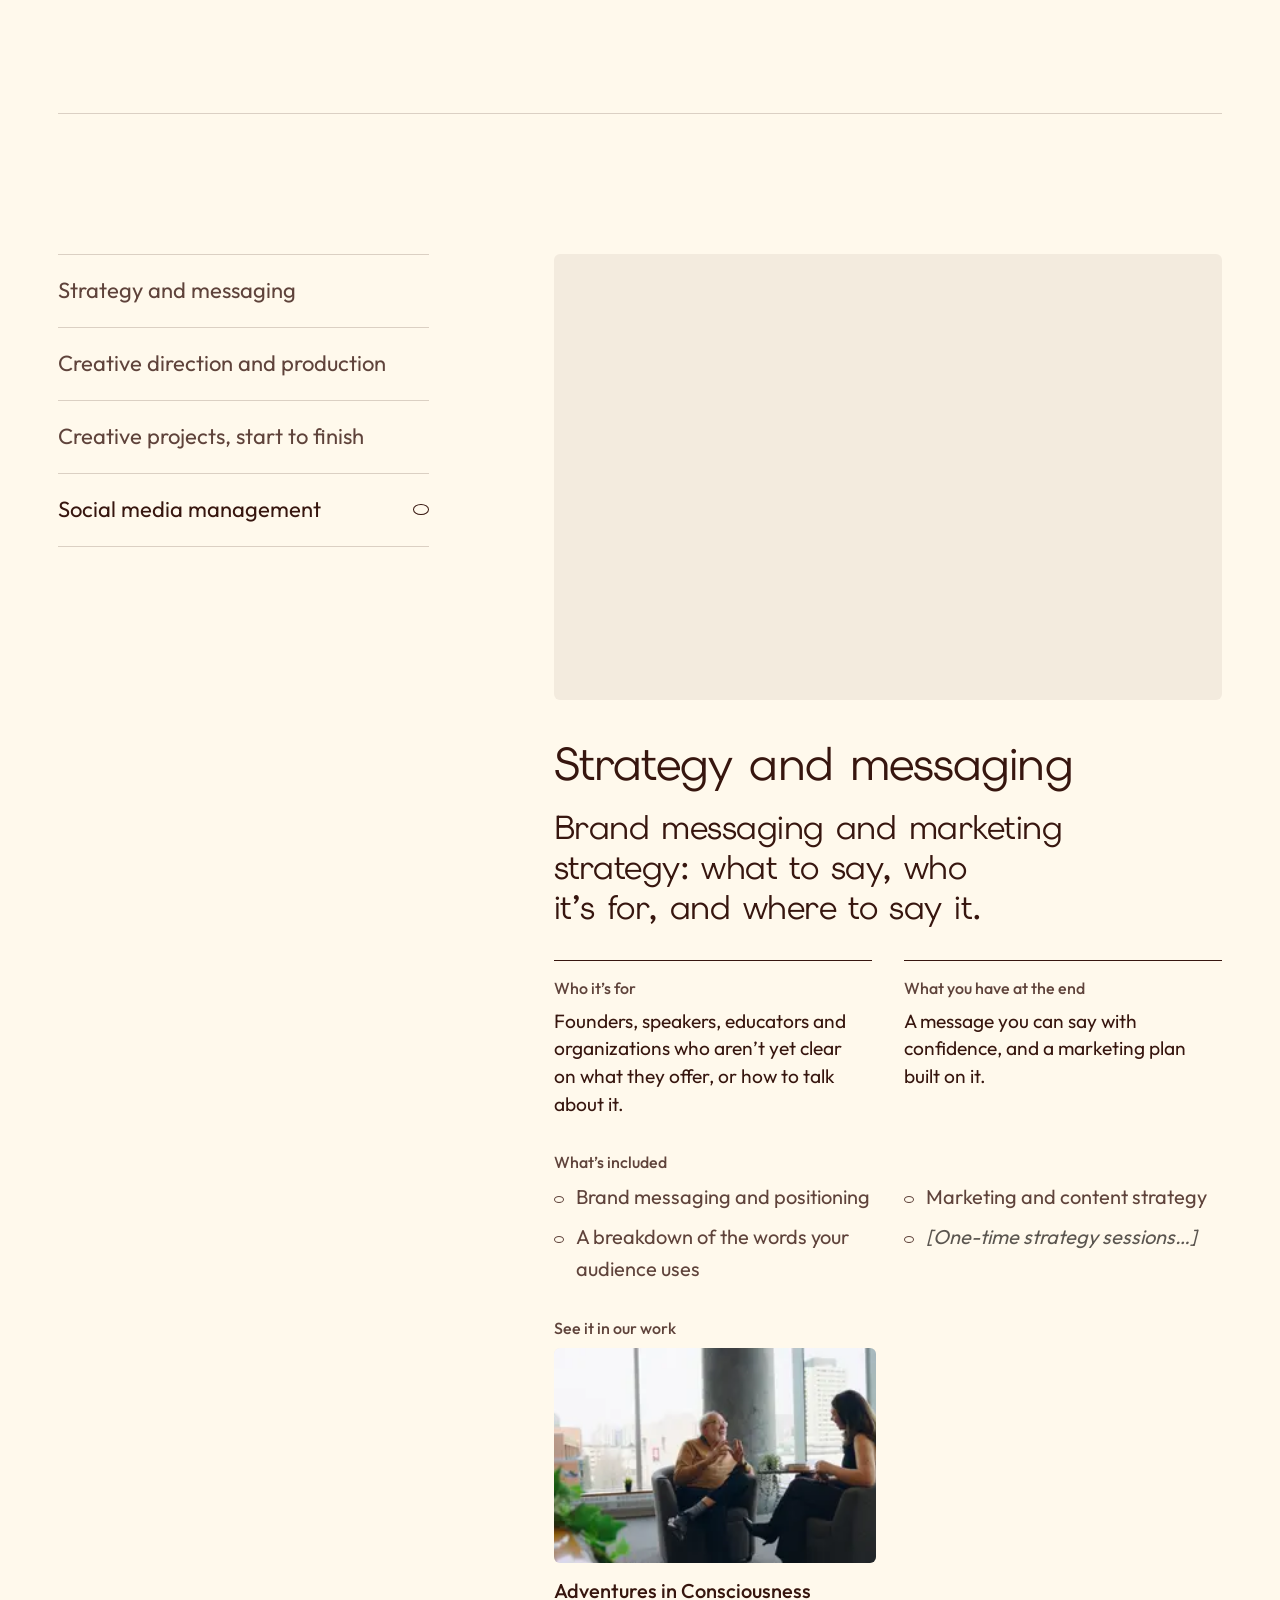
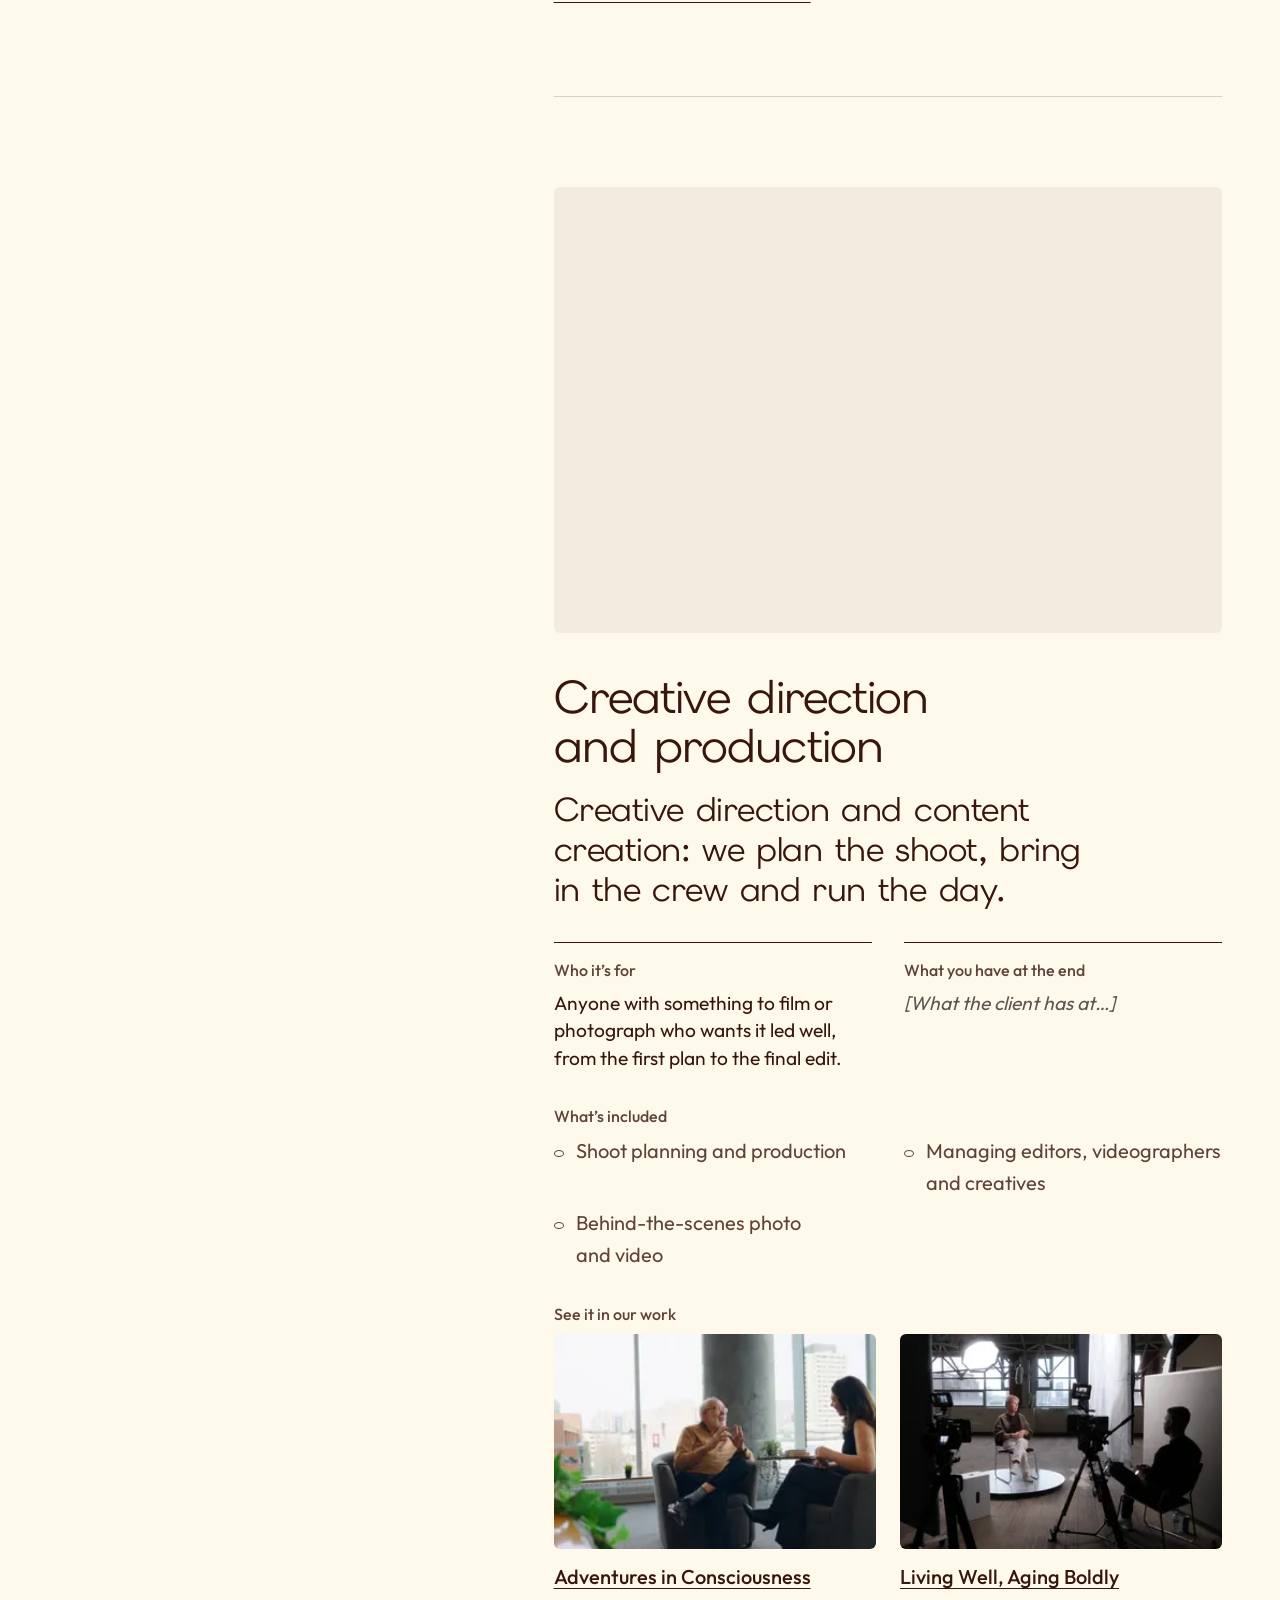
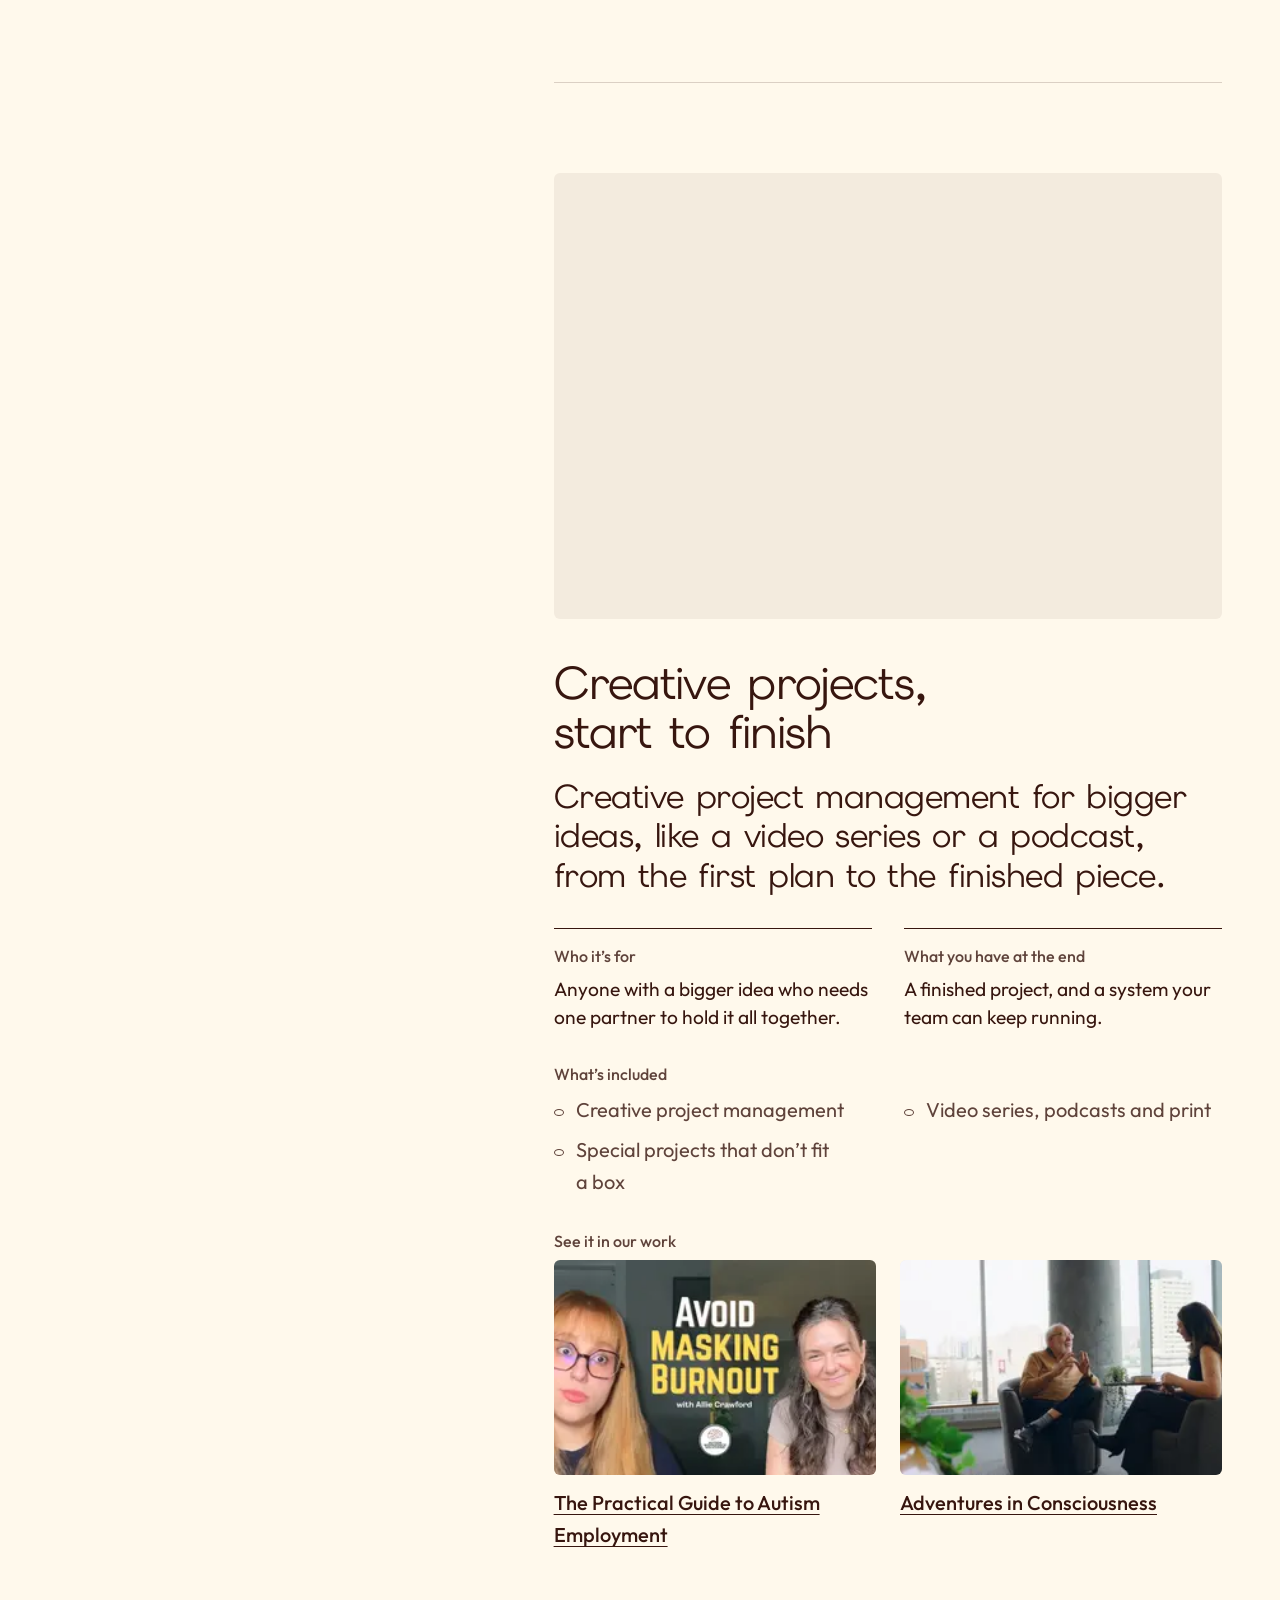
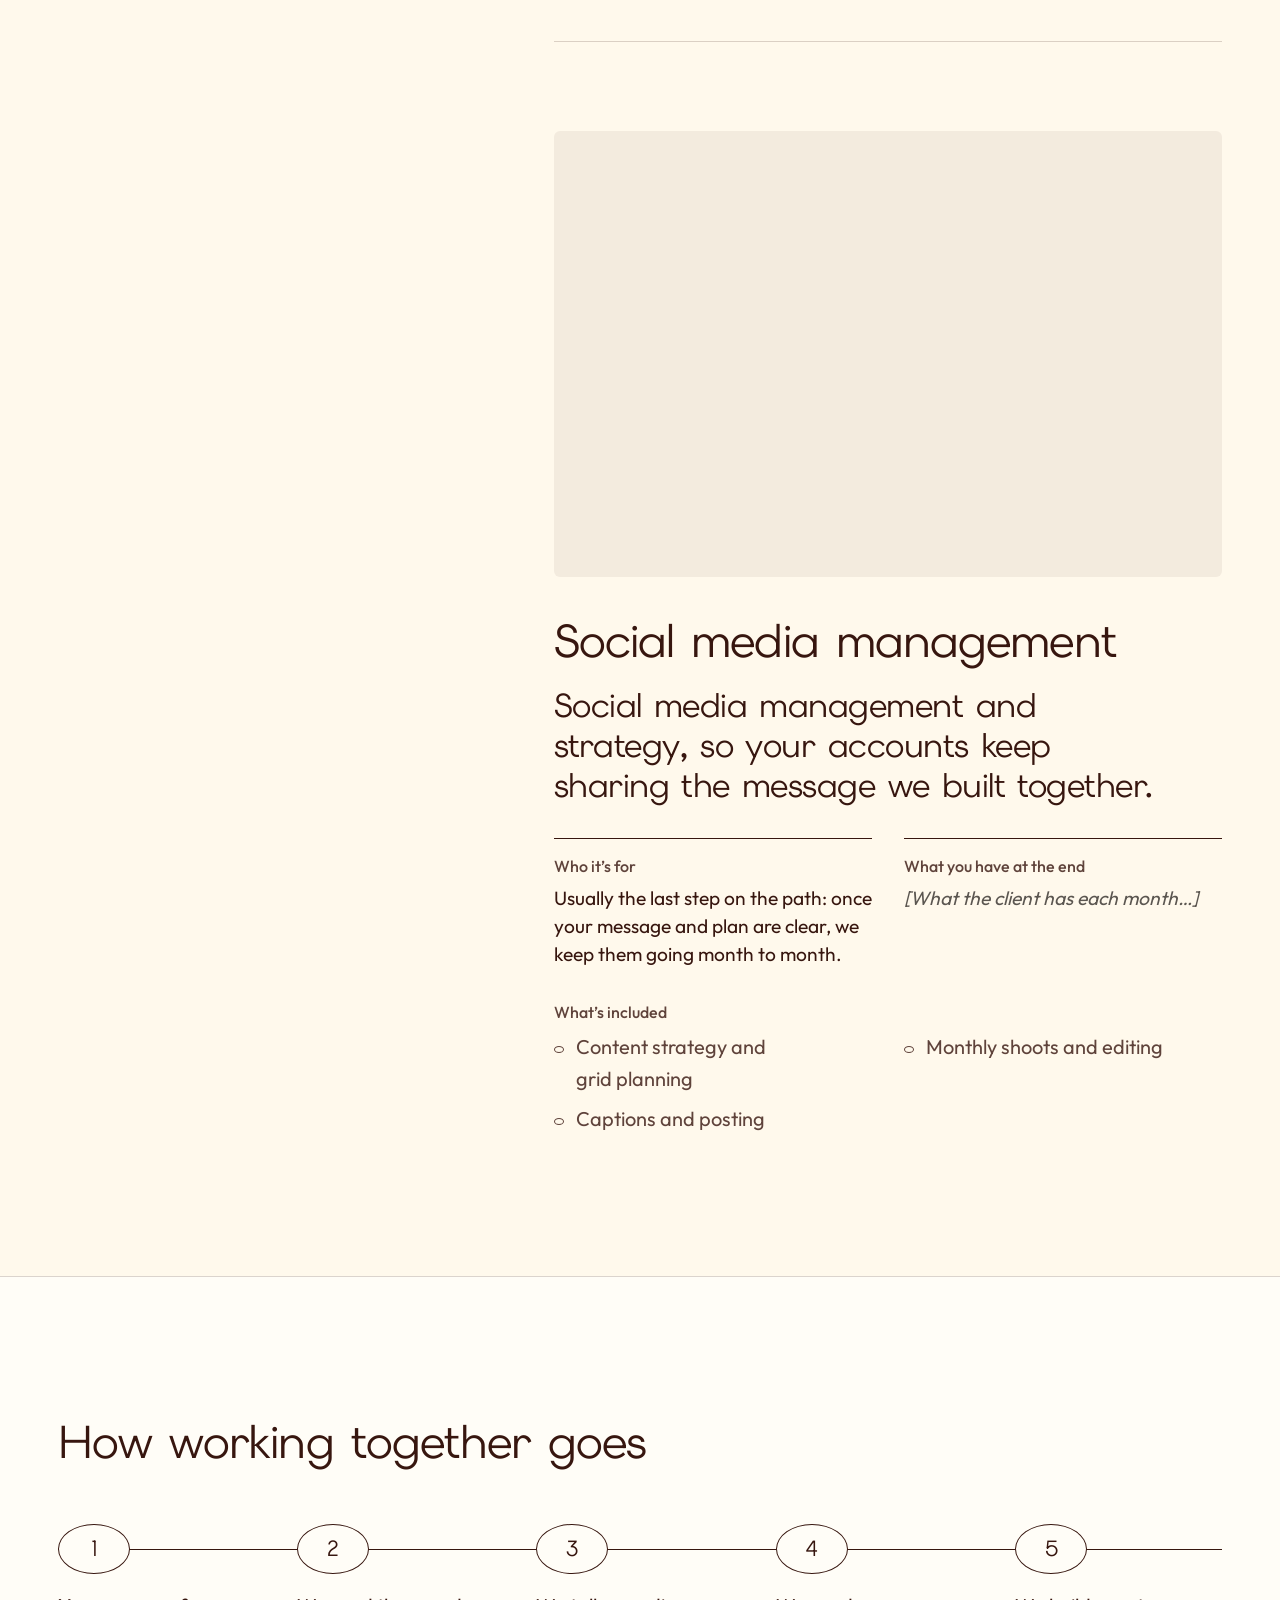
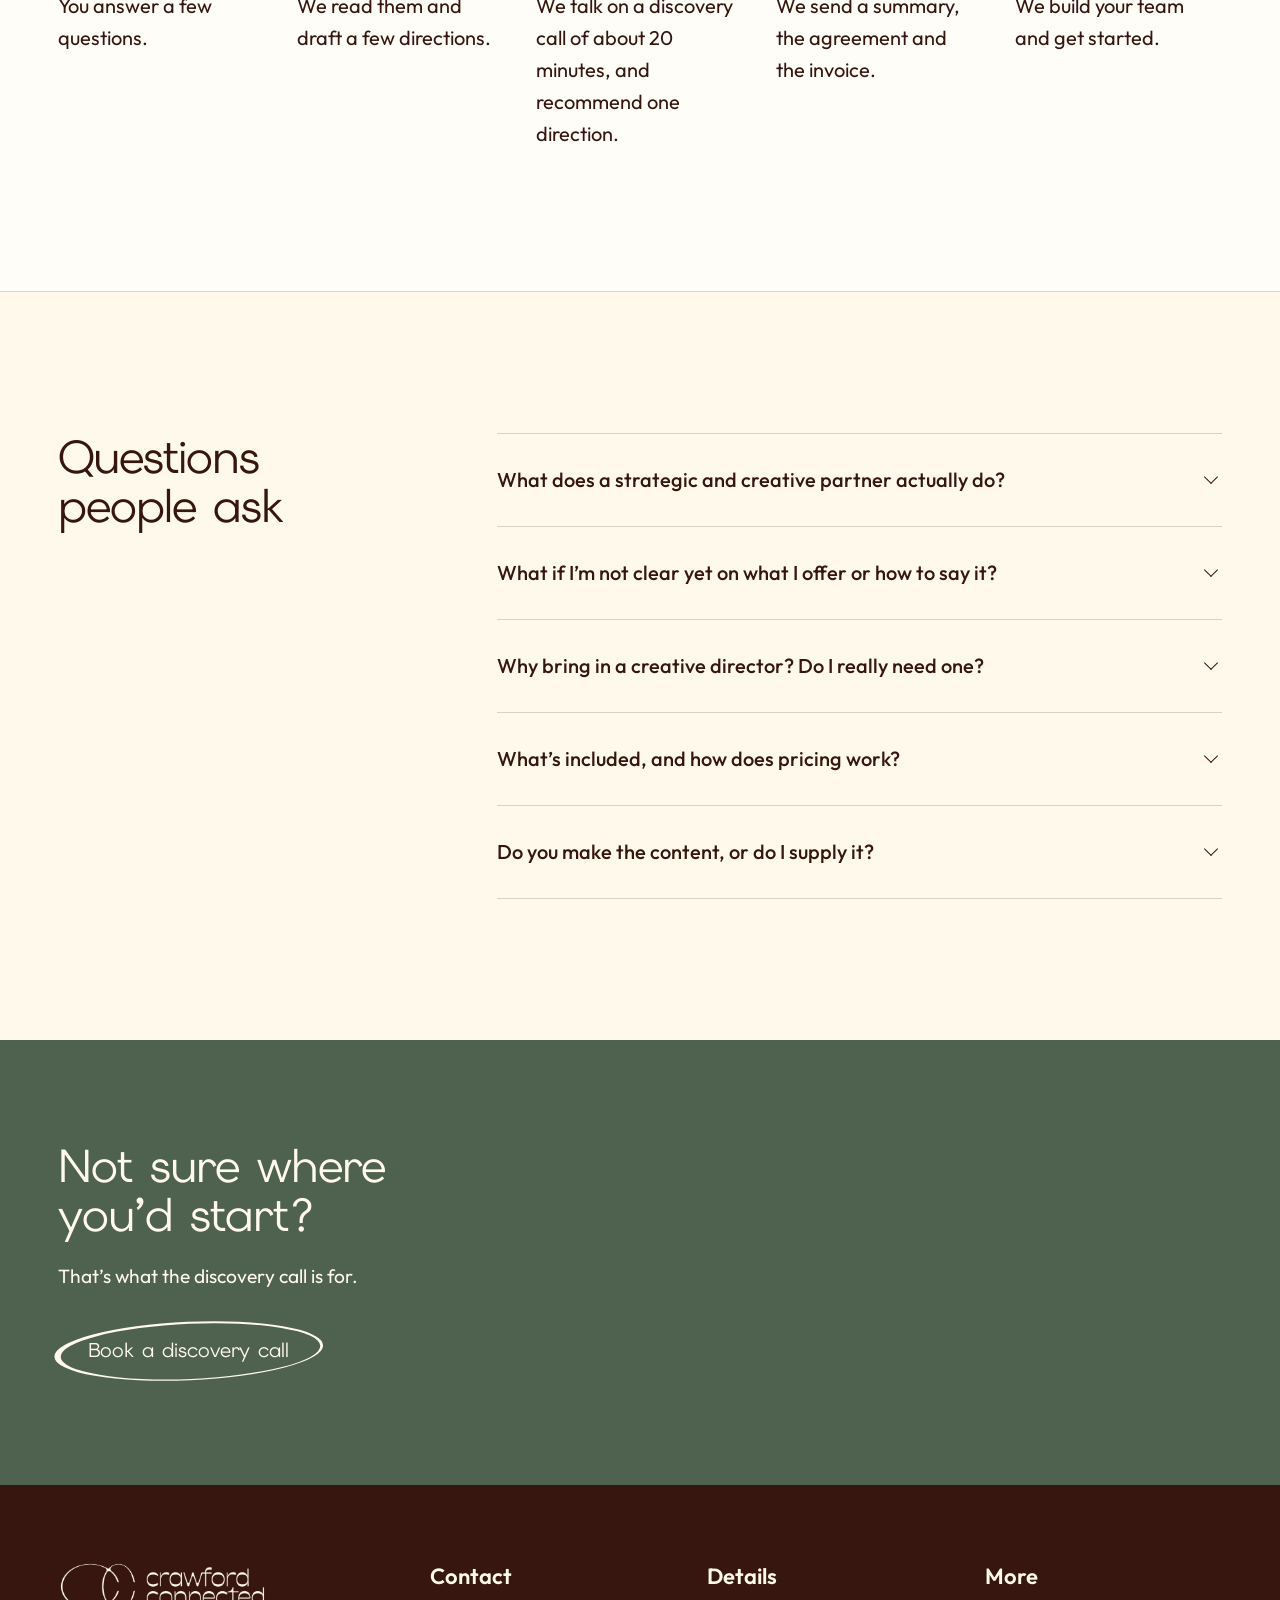
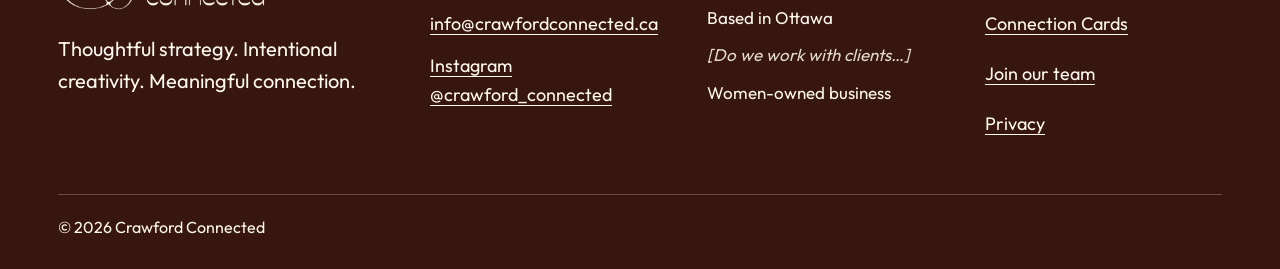
<file: services/index.html>
<!DOCTYPE html><html lang="en-CA" data-review="clean" data-headline="b"><head><meta charset="utf-8"><meta name="viewport" content="width=device-width, initial-scale=1, viewport-fit=cover"><script>try { if (localStorage.getItem('cc-review') === 'missing') document.documentElement.dataset.review = 'missing'; var h = localStorage.getItem('cc-hl'); if (h === 'a') delete document.documentElement.dataset.headline; if (h === 'b') document.documentElement.dataset.headline = 'b'; } catch (e) {}</script><title>Brand messaging and marketing strategy | Crawford Connected</title><meta name="description" content="We start with your message and marketing strategy, then lead the creative direction and production. Based in Ottawa."><link rel="canonical" href="https://crawfordconnected.ca/services/"><meta name="robots" content="noindex, nofollow"><meta property="og:type" content="website"><meta property="og:site_name" content="Crawford Connected"><meta property="og:locale" content="en_CA"><meta property="og:title" content="Brand messaging and marketing strategy | Crawford Connected"><meta property="og:description" content="We start with your message and marketing strategy, then lead the creative direction and production. Based in Ottawa."><meta property="og:url" content="https://crawfordconnected.ca/services/"><meta property="og:image" content="https://crawfordconnected.ca/_astro/share-allie-studio.Bz2gRNS8_ZN6owB.jpg"><meta property="og:image:width" content="1200"><meta property="og:image:height" content="630"><meta property="og:image:alt" content="Allie Crawford smiling on a stool in a photo studio"><meta name="twitter:card" content="summary_large_image"><meta name="theme-color" content="#fff9ec"><link rel="icon" type="image/png" sizes="32x32" href="../favicon-32.png"><link rel="icon" type="image/png" sizes="192x192" href="../favicon-192.png"><link rel="apple-touch-icon" href="../apple-touch-icon.png"><link rel="preload" href="../site-assets/elms-sans-latin-400-normal.DxMkYH23.woff2" as="font" type="font/woff2" crossorigin><link rel="preload" href="../site-assets/outfit-latin-400-normal.BGsTXAXT.woff2" as="font" type="font/woff2" crossorigin><style>.wordmark{-webkit-mask-image:url(../site-assets/logo-wordmark-mask.4lhsvhzJ_eD6WB.webp);mask-image:url(../site-assets/logo-wordmark-mask.4lhsvhzJ_eD6WB.webp)}.mark{-webkit-mask-image:url(../site-assets/logo-submark-mask.Dviby7W-_slocp.webp);mask-image:url(../site-assets/logo-submark-mask.Dviby7W-_slocp.webp)}.cards-mark{-webkit-mask-image:url(../site-assets/cards-mark-small-mask.2HnKetVo_Zdc4Ur.webp);mask-image:url(../site-assets/cards-mark-small-mask.2HnKetVo_Zdc4Ur.webp)}</style><link rel="stylesheet" href="../site-assets/Base.Ds8pChG2.css"></head><body><a class="skip" href="#main">Skip to content</a><div class="preview-bar" role="region" aria-label="Preview notice" data-placeholder><div class="wrap"><p><strong>Preview, not live.</strong> Your November 17 notes for Home and Work are in, plus the new Connection Cards page. <span class="pv-clean">Grey text in [brackets] is still to fill in.</span><span class="pv-missing">Everything in blue is still to fill in.</span></p><div class="pv-tools"><button class="pv-toggle" id="pv-toggle" type="button" aria-pressed="false">Show what’s missing</button></div></div></div><script type="module">var e=document.getElementById(`pv-toggle`),t=document.documentElement,n=()=>e?.setAttribute(`aria-pressed`,String(t.dataset.review===`missing`));e?.addEventListener(`click`,()=>{let e=t.dataset.review===`missing`?`clean`:`missing`;t.dataset.review=e;try{localStorage.setItem(`cc-review`,e)}catch{}n()}),n();var r=document.querySelector(`.pv-headline`),i=document.querySelector(`.hl--a`),a=document.querySelector(`.hl--b`);if(r&&i&&a){r.hidden=!1;let e=e=>{e===`b`?t.dataset.headline=`b`:delete t.dataset.headline,i.setAttribute(`aria-hidden`,String(e===`b`)),a.setAttribute(`aria-hidden`,String(e===`a`)),r.querySelectorAll(`button`).forEach(t=>t.setAttribute(`aria-pressed`,String(t.dataset.hl===e)));try{localStorage.setItem(`cc-hl`,e)}catch{}};e(t.dataset.headline===`b`?`b`:`a`),r.addEventListener(`click`,t=>{let n=t.target.closest(`button[data-hl]`);n&&e(n.dataset.hl)})}var o=document.querySelector(`.preview-bar`);if(o){let e=()=>t.style.setProperty(`--bar-h`,`${o.offsetHeight}px`);e(),`ResizeObserver`in window&&new ResizeObserver(e).observe(o)}</script><header class="site-header no-anim" id="site-header" data-clear><div class="wrap"><a class="brand" href="../index.html" aria-label="Crawford Connected, home"><span class="wordmark wordmark--head" aria-hidden="true"></span><span class="mark" aria-hidden="true"></span></a><nav class="nav" aria-label="Main"><a href="../work/index.html">Work</a><a href="../services/index.html" aria-current="page">Services</a><a href="../about/index.html">About</a><a href="../connection-cards/index.html"><span class="cards-mark" aria-hidden="true"></span>Connection Cards</a></nav><a class="cta cta--sm head-cta" href="../start/index.html"><svg class="cta__ring" viewBox="0 0 240 72" preserveAspectRatio="none" aria-hidden="true"><path fill-rule="evenodd" d="M2 36a118 34 0 1 0 236 0a118 34 0 1 0 -236 0Z M7.5 36.5a114 32 0 1 0 228 0a114 32 0 1 0 -228 0Z"></path></svg><svg class="cta__echo" viewBox="0 0 120 72" preserveAspectRatio="none" aria-hidden="true"><path d="M115.2 25.5A58 34 0 1 0 115.2 46.5"></path></svg><span class="cta__text">Book a discovery call</span></a><details class="menu" id="menu"><summary class="menu__toggle" aria-label="Menu"><span class="menu__icon" aria-hidden="true"></span><span class="menu__word">Menu</span></summary><nav class="menu__panel" aria-label="Main, phone"><a href="../work/index.html">Work</a><a href="../services/index.html" aria-current="page">Services</a><a href="../about/index.html">About</a><a href="../connection-cards/index.html"><span class="cards-mark" aria-hidden="true"></span>Connection Cards</a><a href="../start/index.html">Book a discovery call</a></nav></details></div></header><script type="module">var e=document.getElementById(`menu`);e&&(e.addEventListener(`click`,t=>{t.target.closest(`a`)&&(e.open=!1)}),document.addEventListener(`keydown`,t=>{t.key===`Escape`&&e.open&&(e.open=!1,e.querySelector(`summary`)?.focus())}));var t=document.getElementById(`site-header`);if(t&&t.hasAttribute(`data-clear`)){let e=()=>t.classList.toggle(`is-clear`,window.scrollY<8);e(),window.addEventListener(`scroll`,e,{passive:!0});let n=()=>setTimeout(()=>t.classList.remove(`no-anim`),150);document.readyState===`complete`?n():window.addEventListener(`load`,n)}</script><main id="main"><header class="opener opener--split band--ink" aria-labelledby="page-title"><div class="opener__media"><figure class="photo"><img src="../site-assets/bruyere-allie-on-set.C-AJv8QH_1SUhL.webp" srcset="../site-assets/bruyere-allie-on-set.C-AJv8QH_Zfrepc.webp 640w, ../site-assets/bruyere-allie-on-set.C-AJv8QH_Z1u0sDH.webp 960w, ../site-assets/bruyere-allie-on-set.C-AJv8QH_Z124Fza.webp 1280w, ../site-assets/bruyere-allie-on-set.C-AJv8QH_ZX3K1q.webp 1600w, ../site-assets/bruyere-allie-on-set.C-AJv8QH_1jVVuT.webp 1920w, ../site-assets/bruyere-allie-on-set.C-AJv8QH_1SUhL.webp 2400w" alt="Allie on a studio set before an interview, with a camera and lights around her" sizes="(max-width: 960px) 100vw, 42vw" loading="eager" fetchpriority="high" decoding="sync" style="object-position: 45% center" width="2400" height="1600"></figure></div><div class="opener__panel"><div class="opener__copy"><h1 id="page-title" class="h1 rise-in">Every project is different.</h1><p class="lead rise-in">Messaging and marketing strategy first. Then creative direction and production, run start to finish.</p><p class="label">Every package is custom, with a clear result and a timeline.</p></div></div></header><section class="section start-paths" aria-labelledby="start-title"><div class="wrap"><div class="section-head"><h2 id="start-title" class="h2 reveal">Where people start</h2><p class="statement">How clear do you feel about what you’re offering, who it’s for, and how you communicate it?</p></div><ul class="paths"><li class="path"><svg class="path__ring" viewBox="0 0 145 100" preserveAspectRatio="none" aria-hidden="true"><path fill-rule="evenodd" d="M1 49.5a71.5 48.5 0 1 0 143 0a71.5 48.5 0 1 0 -143 0Z M2.6 50a70.3 47.6 0 1 0 140.6 0a70.3 47.6 0 1 0 -140.6 0Z"></path></svg><h3 class="h3">Not clear yet?</h3><p>We start with messaging. Together we work out what you offer, who it’s for and how to say it.</p></li><li class="path"><svg class="path__ring" viewBox="0 0 145 100" preserveAspectRatio="none" aria-hidden="true"><path fill-rule="evenodd" d="M1 49.5a71.5 48.5 0 1 0 143 0a71.5 48.5 0 1 0 -143 0Z M2.6 50a70.3 47.6 0 1 0 140.6 0a70.3 47.6 0 1 0 -140.6 0Z"></path></svg><h3 class="h3">Already clear?</h3><p>We start with a marketing strategy, built on the message you have.</p></li></ul><div class="then"><h3 class="h3">Then</h3><p class="lead">We build the system and the team to keep it going.</p></div></div></section><section class="section svc-board section--rule" aria-label="Our services" id="svc-board"><div class="wrap grid"><div class="svc-nav"><nav aria-label="Our services"><ul class="svc-nav__list"><li><a href="#strategy-and-messaging" data-for="strategy-and-messaging">Strategy and messaging</a></li><li><a href="#creative-direction-and-production" data-for="creative-direction-and-production">Creative direction and production</a></li><li><a href="#creative-projects" data-for="creative-projects">Creative projects, start to finish</a></li><li><a href="#social-media-management" data-for="social-media-management">Social media management</a></li></ul></nav></div><div class="svc-panels"><article class="panel" id="strategy-and-messaging" aria-labelledby="strategy-and-messaging-title"><figure class="photo photo--32 panel__photo"><img src="../site-assets/allie-window-table-conversation.B0Bo9uZO_Z1qdKuX.webp" srcset="../site-assets/allie-window-table-conversation.B0Bo9uZO_OQe1D.webp 480w, ../site-assets/allie-window-table-conversation.B0Bo9uZO_1zhQXa.webp 720w, ../site-assets/allie-window-table-conversation.B0Bo9uZO_1Kurq0.webp 960w, ../site-assets/allie-window-table-conversation.B0Bo9uZO_1z9Sms.webp 1440w, ../site-assets/allie-window-table-conversation.B0Bo9uZO_Z1qdKuX.webp 1800w" alt="Allie talking with a client across a table by a window" sizes="(max-width: 960px) calc(100vw - 40px), (max-width: 1280px) 56vw, 720px" loading="lazy" decoding="async" style="object-position: center 62%" width="1800" height="2400"></figure><h2 id="strategy-and-messaging-title" class="h2">Strategy and messaging</h2><p class="statement">Brand messaging and marketing strategy: what to say, who it’s for, and where to say it.</p><div class="panel__pair"><div><h3 class="label">Who it’s for</h3><p>Founders, speakers, educators and organizations who aren’t yet clear on what they offer, or how to talk about it.</p></div><div><h3 class="label">What you have at the end</h3><p>A message you can say with confidence, and a marketing plan built on it.</p></div></div><div><h3 class="label">What’s included</h3><ul class="dots panel__included"><li><span>Brand messaging and positioning</span></li><li><span>Marketing and content strategy</span></li><li><span>A breakdown of the words your audience uses</span></li><li><span><span class="fill" data-placeholder><span class="fill-full">[One-time strategy sessions: still offered?]</span><span class="fill-short" aria-hidden="true">[One-time strategy sessions…]</span></span></span></li></ul></div><div><h3 class="label">See it in our work</h3><ul class="panel__work"><li><a class="work-card" href="../work/index.html#adventures-in-consciousness"><figure class="photo photo--32"><img src="../site-assets/adventures-jack-interview-window.CwI10BXO_Z1rwfWo.webp" srcset="../site-assets/adventures-jack-interview-window.CwI10BXO_fY0P3.webp 300w, ../site-assets/adventures-jack-interview-window.CwI10BXO_1XfuBl.webp 480w, ../site-assets/adventures-jack-interview-window.CwI10BXO_1wHjUk.webp 640w, ../site-assets/adventures-jack-interview-window.CwI10BXO_Z1rwfWo.webp 2400w" alt sizes="(max-width: 960px) 45vw, 300px" loading="lazy" decoding="async" style="object-position: center 40%" width="2400" height="1350"></figure><span class="work-card__title">Adventures in Consciousness</span></a></li></ul></div></article><article class="panel" id="creative-direction-and-production" aria-labelledby="creative-direction-and-production-title"><figure class="photo photo--32 panel__photo"><img src="../site-assets/bruyere-crew-talking.BvM3B1vy_Z2maRrv.webp" srcset="../site-assets/bruyere-crew-talking.BvM3B1vy_1e06Q8.webp 480w, ../site-assets/bruyere-crew-talking.BvM3B1vy_2lclLw.webp 720w, ../site-assets/bruyere-crew-talking.BvM3B1vy_27JcYV.webp 960w, ../site-assets/bruyere-crew-talking.BvM3B1vy_WGndW.webp 1440w, ../site-assets/bruyere-crew-talking.BvM3B1vy_Z2maRrv.webp 2400w" alt="The crew talking between takes, with a camera on a tripod and lights behind them" sizes="(max-width: 960px) calc(100vw - 40px), (max-width: 1280px) 56vw, 720px" loading="lazy" decoding="async" width="2400" height="1600"></figure><h2 id="creative-direction-and-production-title" class="h2">Creative direction and production</h2><p class="statement">Creative direction and content creation: we plan the shoot, bring in the crew and run the day.</p><div class="panel__pair"><div><h3 class="label">Who it’s for</h3><p>Anyone with something to film or photograph who wants it led well, from the first plan to the final edit.</p></div><div><h3 class="label">What you have at the end</h3><p><span class="fill" data-placeholder><span class="fill-full">[What the client has at the end, in Allie’s words]</span><span class="fill-short" aria-hidden="true">[What the client has at…]</span></span></p></div></div><div><h3 class="label">What’s included</h3><ul class="dots panel__included"><li><span>Shoot planning and production</span></li><li><span>Managing editors, videographers and creatives</span></li><li><span>Behind-the-scenes photo and video</span></li></ul></div><div><h3 class="label">See it in our work</h3><ul class="panel__work"><li><a class="work-card" href="../work/index.html#adventures-in-consciousness"><figure class="photo photo--32"><img src="../site-assets/adventures-jack-interview-window.CwI10BXO_Z1rwfWo.webp" srcset="../site-assets/adventures-jack-interview-window.CwI10BXO_fY0P3.webp 300w, ../site-assets/adventures-jack-interview-window.CwI10BXO_1XfuBl.webp 480w, ../site-assets/adventures-jack-interview-window.CwI10BXO_1wHjUk.webp 640w, ../site-assets/adventures-jack-interview-window.CwI10BXO_Z1rwfWo.webp 2400w" alt sizes="(max-width: 960px) 45vw, 300px" loading="lazy" decoding="async" style="object-position: center 40%" width="2400" height="1350"></figure><span class="work-card__title">Adventures in Consciousness</span></a></li><li><a class="work-card" href="../work/index.html#bruyere-health-foundation"><figure class="photo photo--32"><img src="../site-assets/bruyere-interview-set.D2X_PwAR_Zxnm7l.webp" srcset="../site-assets/bruyere-interview-set.D2X_PwAR_Z2oiEFJ.webp 300w, ../site-assets/bruyere-interview-set.D2X_PwAR_14C8sf.webp 480w, ../site-assets/bruyere-interview-set.D2X_PwAR_Z19s2NL.webp 640w, ../site-assets/bruyere-interview-set.D2X_PwAR_Zxnm7l.webp 2400w" alt sizes="(max-width: 960px) 45vw, 300px" loading="lazy" decoding="async" style="object-position: center 55%" width="2400" height="1600"></figure><span class="work-card__title">Living Well, Aging Boldly</span></a></li></ul></div></article><article class="panel" id="creative-projects" aria-labelledby="creative-projects-title"><figure class="photo photo--32 panel__photo"><img src="../site-assets/gamal-book-in-hands.CRgwibUC_1G6tsR.webp" srcset="../site-assets/gamal-book-in-hands.CRgwibUC_Z1wrWib.webp 480w, ../site-assets/gamal-book-in-hands.CRgwibUC_2cmSNG.webp 720w, ../site-assets/gamal-book-in-hands.CRgwibUC_1gHMaL.webp 960w, ../site-assets/gamal-book-in-hands.CRgwibUC_Z1SRKK6.webp 1440w, ../site-assets/gamal-book-in-hands.CRgwibUC_1G6tsR.webp 2400w" alt="Hands opening one of Gamal Rahman's landscape painting books to a page of colour swatches and a painted waterfall" sizes="(max-width: 960px) calc(100vw - 40px), (max-width: 1280px) 56vw, 720px" loading="lazy" decoding="async" width="2400" height="1600"></figure><h2 id="creative-projects-title" class="h2">Creative projects, start to finish</h2><p class="statement">Creative project management for bigger ideas, like a video series or a podcast, from the first plan to the finished piece.</p><div class="panel__pair"><div><h3 class="label">Who it’s for</h3><p>Anyone with a bigger idea who needs one partner to hold it all together.</p></div><div><h3 class="label">What you have at the end</h3><p>A finished project, and a system your team can keep running.</p></div></div><div><h3 class="label">What’s included</h3><ul class="dots panel__included"><li><span>Creative project management</span></li><li><span>Video series, podcasts and print</span></li><li><span>Special projects that don’t fit a box</span></li></ul></div><div><h3 class="label">See it in our work</h3><ul class="panel__work"><li><a class="work-card" href="../work/index.html#autism-workforce-solutions"><figure class="photo photo--32"><img src="../site-assets/autism-podcast-thumbnail.-J8zTvug_ZJ33JA.webp" srcset="../site-assets/autism-podcast-thumbnail.-J8zTvug_Z13a2t6.webp 300w, ../site-assets/autism-podcast-thumbnail.-J8zTvug_ObPej.webp 480w, ../site-assets/autism-podcast-thumbnail.-J8zTvug_17wNiu.webp 640w, ../site-assets/autism-podcast-thumbnail.-J8zTvug_ZJ33JA.webp 1280w" alt sizes="(max-width: 960px) 45vw, 300px" loading="lazy" decoding="async" width="1280" height="720"></figure><span class="work-card__title">The Practical Guide to Autism Employment</span></a></li><li><a class="work-card" href="../work/index.html#adventures-in-consciousness"><figure class="photo photo--32"><img src="../site-assets/adventures-jack-interview-window.CwI10BXO_Z1rwfWo.webp" srcset="../site-assets/adventures-jack-interview-window.CwI10BXO_fY0P3.webp 300w, ../site-assets/adventures-jack-interview-window.CwI10BXO_1XfuBl.webp 480w, ../site-assets/adventures-jack-interview-window.CwI10BXO_1wHjUk.webp 640w, ../site-assets/adventures-jack-interview-window.CwI10BXO_Z1rwfWo.webp 2400w" alt sizes="(max-width: 960px) 45vw, 300px" loading="lazy" decoding="async" style="object-position: center 40%" width="2400" height="1350"></figure><span class="work-card__title">Adventures in Consciousness</span></a></li></ul></div></article><article class="panel" id="social-media-management" aria-labelledby="social-media-management-title"><figure class="photo photo--32 panel__photo"><img src="../site-assets/xingfutang-instagram-grid.6y2fBG4W_1DnCK5.webp" srcset="../site-assets/xingfutang-instagram-grid.6y2fBG4W_Ed7Hc.webp 480w, ../site-assets/xingfutang-instagram-grid.6y2fBG4W_Z1lxJWh.webp 720w, ../site-assets/xingfutang-instagram-grid.6y2fBG4W_yK01m.webp 960w, ../site-assets/xingfutang-instagram-grid.6y2fBG4W_1DnCK5.webp 1304w" alt="The Xing Fu Tang Ottawa Instagram grid, with drinks, desserts, staff and event posts" sizes="(max-width: 960px) calc(100vw - 40px), (max-width: 1280px) 56vw, 720px" loading="lazy" decoding="async" style="object-position: center 20%" width="1304" height="2333"></figure><h2 id="social-media-management-title" class="h2">Social media management</h2><p class="statement">Social media management and strategy, so your accounts keep sharing the message we built together.</p><div class="panel__pair"><div><h3 class="label">Who it’s for</h3><p>Usually the last step on the path: once your message and plan are clear, we keep them going month to month.</p></div><div><h3 class="label">What you have at the end</h3><p><span class="fill" data-placeholder><span class="fill-full">[What the client has each month, in Allie’s words]</span><span class="fill-short" aria-hidden="true">[What the client has each month…]</span></span></p></div></div><div><h3 class="label">What’s included</h3><ul class="dots panel__included"><li><span>Content strategy and grid planning</span></li><li><span>Monthly shoots and editing</span></li><li><span>Captions and posting</span></li></ul></div></article></div></div></section><section class="section band--soft" aria-labelledby="steps-title"><div class="wrap"><div class="section-head"><h2 id="steps-title" class="h2 reveal">How working together goes</h2></div><ol class="steps"><li><span>You answer a few questions.</span></li><li><span>We read them and draft a few directions.</span></li><li><span>We talk on a discovery call of about 20 minutes, and recommend one direction.</span></li><li><span>We send a summary, the agreement and the invoice.</span></li><li><span>We build your team and get started.</span></li></ol></div></section><section class="section" aria-labelledby="qa-title"><div class="wrap"><div class="split"><h2 id="qa-title" class="h2">Questions people ask</h2><div class="qa"><details><summary><span>What does a strategic and creative partner actually do?</span></summary><div class="qa__answer"><p><span class="fill" data-placeholder><span class="fill-full">[Allie’s answer: what a strategic and creative partner does, from first call to finished work]</span><span class="fill-short" aria-hidden="true">[Allie’s answer…]</span></span></p></div></details><details><summary><span>What if I’m not clear yet on what I offer or how to say it?</span></summary><div class="qa__answer"><p>That’s where many people start. We begin with your messaging: what you offer, who it’s for and how to say it. Once that’s clear, we build a marketing strategy on it.</p></div></details><details><summary><span>Why bring in a creative director? Do I really need one?</span></summary><div class="qa__answer"><p><span class="fill" data-placeholder><span class="fill-full">[Allie’s answer: when a creative director is worth it, and when it isn’t]</span><span class="fill-short" aria-hidden="true">[Allie’s answer…]</span></span></p></div></details><details><summary><span>What’s included, and how does pricing work?</span></summary><div class="qa__answer"><p>Every package is custom, with a clear result and a timeline. After our discovery call, we send a summary with the agreement and the price.</p></div></details><details><summary><span>Do you make the content, or do I supply it?</span></summary><div class="qa__answer"><p><span class="fill" data-placeholder><span class="fill-full">[Allie’s answer: who makes the content, and what the client brings]</span><span class="fill-short" aria-hidden="true">[Allie’s answer…]</span></span></p></div></details></div></div></div></section><section class="close band--moss" aria-labelledby="close-title"><div class="wrap"><h2 id="close-title" class="h2">Not sure where you’d start?</h2><p class="lead">That’s what the discovery call is for.</p><a class="cta" href="../start/index.html"><svg class="cta__ring" viewBox="0 0 240 72" preserveAspectRatio="none" aria-hidden="true"><path fill-rule="evenodd" d="M2 36a118 34 0 1 0 236 0a118 34 0 1 0 -236 0Z M7.5 36.5a114 32 0 1 0 228 0a114 32 0 1 0 -228 0Z"></path></svg><svg class="cta__echo" viewBox="0 0 120 72" preserveAspectRatio="none" aria-hidden="true"><path d="M115.2 25.5A58 34 0 1 0 115.2 46.5"></path></svg><span class="cta__text">Book a discovery call</span></a></div></section></main><footer class="footer"><div class="wrap"><div class="footer__grid"><div class="footer__brand"><span class="wordmark" role="img" aria-label="Crawford Connected"></span><p>Thoughtful strategy. Intentional creativity. Meaningful connection.</p></div><div class="footer__col"><h2 class="h4">Contact</h2><a href="mailto:info@crawfordconnected.ca">info@crawfordconnected.ca</a><a href="https://www.instagram.com/crawford_connected/">Instagram @crawford_connected</a></div><div class="footer__col"><h2 class="h4">Details</h2><span>Based in Ottawa</span><span><span class="fill" data-placeholder><span class="fill-full">[Do we work with clients outside Ottawa? If so, where?]</span><span class="fill-short" aria-hidden="true">[Do we work with clients…]</span></span></span><span>Women-owned business</span></div><div class="footer__col"><h2 class="h4">More</h2><a href="../connection-cards/index.html">Connection Cards</a><a href="../start/index.html#join-team">Join our team</a><a href="../privacy/index.html">Privacy</a></div></div><div class="footer__legal"><span>© 2026 Crawford Connected</span></div></div></footer></body></html><script type="module">var e=document.getElementById(`svc-board`),t=Array.from(document.querySelectorAll(`.svc-nav__list a`)),n=Array.from(document.querySelectorAll(`.panel`));if(e&&`IntersectionObserver`in window&&n.length){e.dataset.js=``;let r=e=>{t.forEach(t=>t.dataset.for===e?t.setAttribute(`aria-current`,`true`):t.removeAttribute(`aria-current`))};r(n[0].id);let i=new IntersectionObserver(e=>e.forEach(e=>{e.isIntersecting&&r(e.target.id)}),{rootMargin:`-40% 0px -55% 0px`});n.forEach(e=>i.observe(e))}</script>
</file>
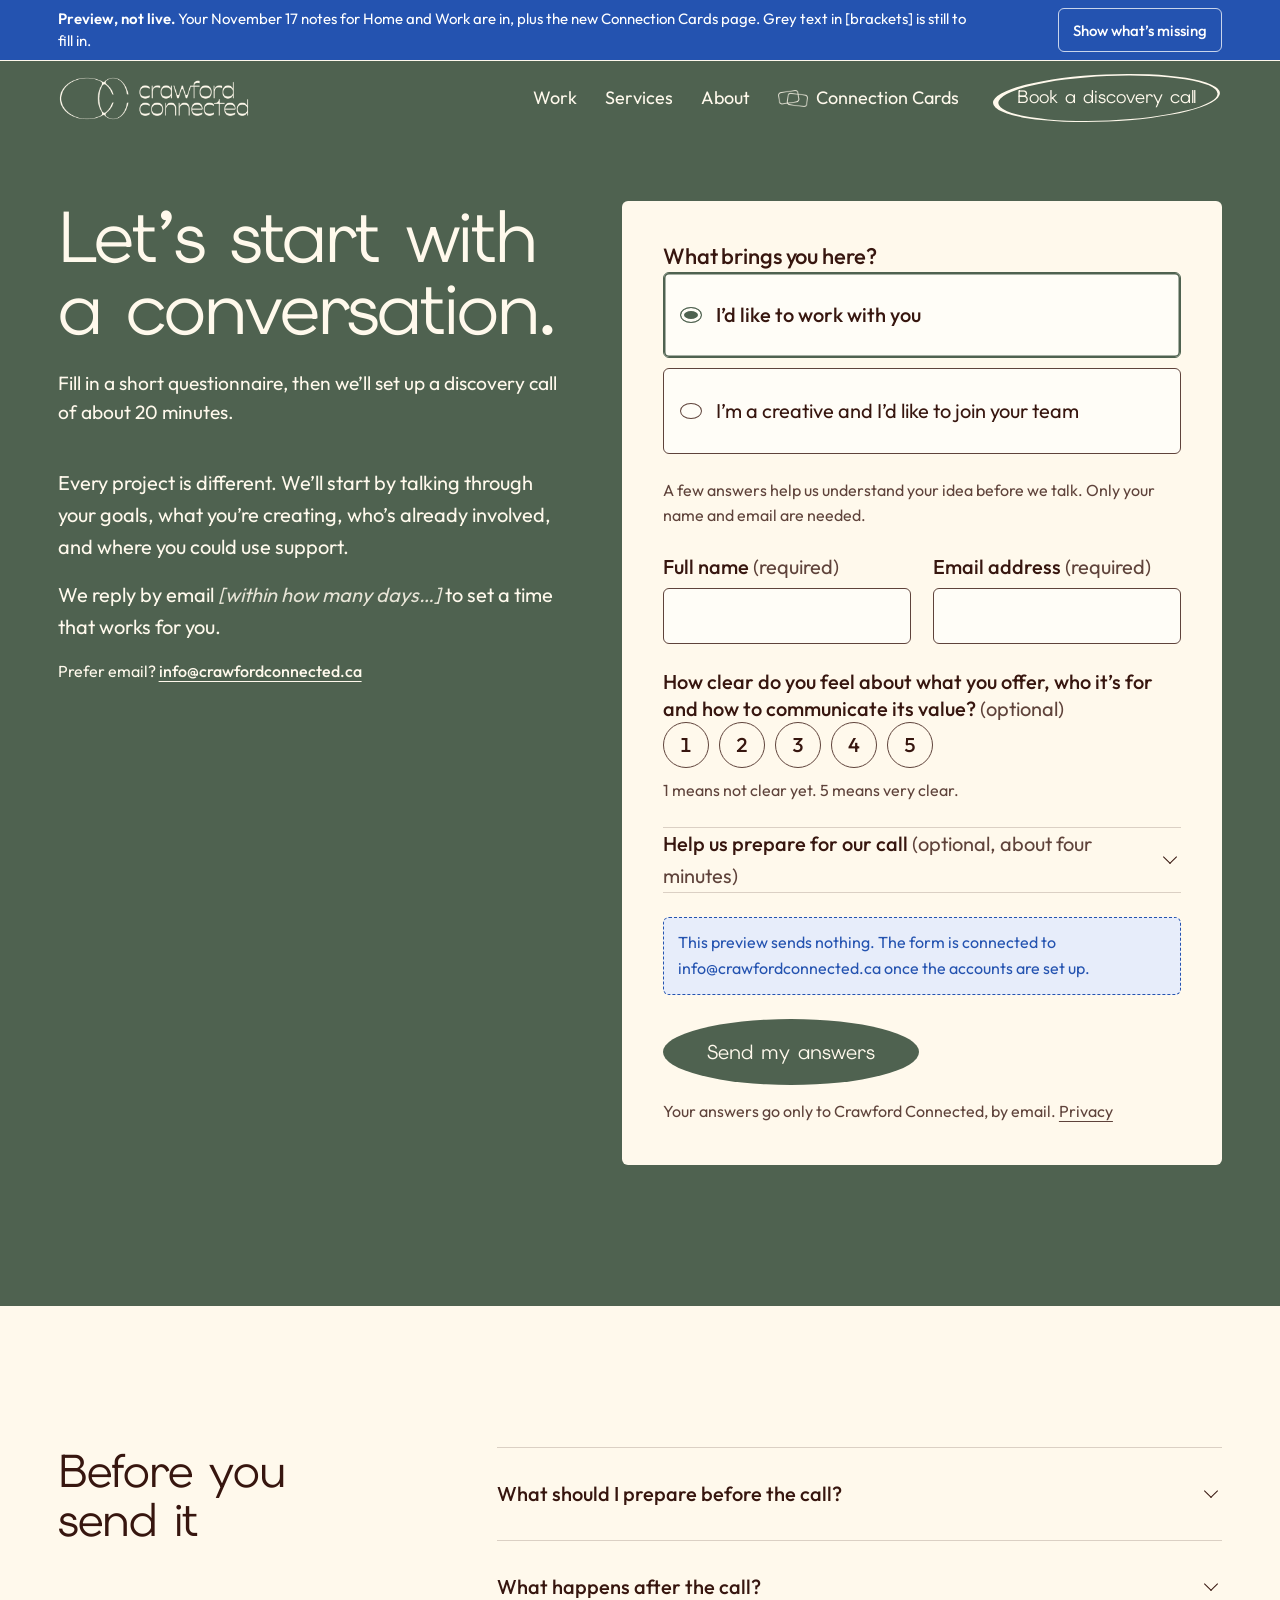
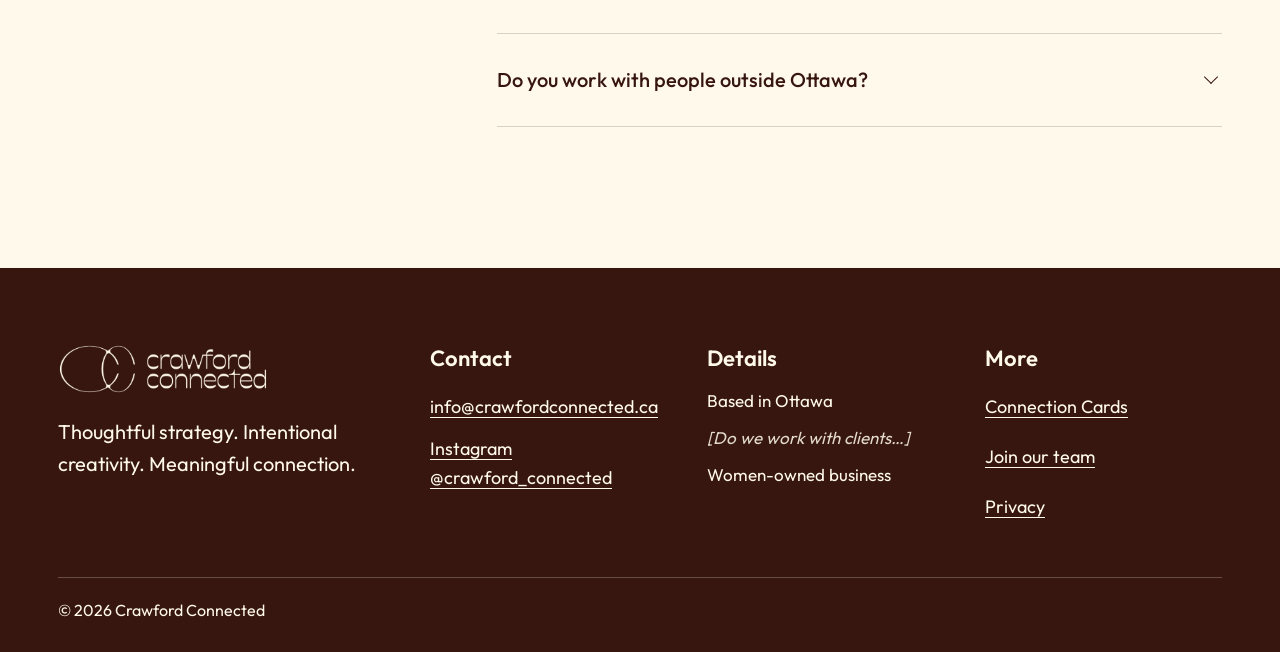
<file: start/index.html>
<!DOCTYPE html><html lang="en-CA" data-review="clean" data-headline="b"><head><meta charset="utf-8"><meta name="viewport" content="width=device-width, initial-scale=1, viewport-fit=cover"><script>try { if (localStorage.getItem('cc-review') === 'missing') document.documentElement.dataset.review = 'missing'; var h = localStorage.getItem('cc-hl'); if (h === 'a') delete document.documentElement.dataset.headline; if (h === 'b') document.documentElement.dataset.headline = 'b'; } catch (e) {}</script><title>Book a discovery call | Crawford Connected</title><meta name="description" content="Answer a short questionnaire, then we'll set up a discovery call of about 20 minutes. Creatives who want to join our team can say hello here too."><link rel="canonical" href="https://crawfordconnected.ca/start/"><meta name="robots" content="noindex, nofollow"><meta property="og:type" content="website"><meta property="og:site_name" content="Crawford Connected"><meta property="og:locale" content="en_CA"><meta property="og:title" content="Book a discovery call | Crawford Connected"><meta property="og:description" content="Answer a short questionnaire, then we'll set up a discovery call of about 20 minutes. Creatives who want to join our team can say hello here too."><meta property="og:url" content="https://crawfordconnected.ca/start/"><meta property="og:image" content="https://crawfordconnected.ca/_astro/share-allie-studio.Bz2gRNS8_ZN6owB.jpg"><meta property="og:image:width" content="1200"><meta property="og:image:height" content="630"><meta property="og:image:alt" content="Allie Crawford smiling on a stool in a photo studio"><meta name="twitter:card" content="summary_large_image"><meta name="theme-color" content="#fff9ec"><link rel="icon" type="image/png" sizes="32x32" href="../favicon-32.png"><link rel="icon" type="image/png" sizes="192x192" href="../favicon-192.png"><link rel="apple-touch-icon" href="../apple-touch-icon.png"><link rel="preload" href="../site-assets/elms-sans-latin-400-normal.DxMkYH23.woff2" as="font" type="font/woff2" crossorigin><link rel="preload" href="../site-assets/outfit-latin-400-normal.BGsTXAXT.woff2" as="font" type="font/woff2" crossorigin><style>.wordmark{-webkit-mask-image:url(../site-assets/logo-wordmark-mask.4lhsvhzJ_eD6WB.webp);mask-image:url(../site-assets/logo-wordmark-mask.4lhsvhzJ_eD6WB.webp)}.mark{-webkit-mask-image:url(../site-assets/logo-submark-mask.Dviby7W-_slocp.webp);mask-image:url(../site-assets/logo-submark-mask.Dviby7W-_slocp.webp)}.cards-mark{-webkit-mask-image:url(../site-assets/cards-mark-small-mask.2HnKetVo_Zdc4Ur.webp);mask-image:url(../site-assets/cards-mark-small-mask.2HnKetVo_Zdc4Ur.webp)}</style><link rel="stylesheet" href="../site-assets/Base.Ds8pChG2.css"></head><body><a class="skip" href="#main">Skip to content</a><div class="preview-bar" role="region" aria-label="Preview notice" data-placeholder><div class="wrap"><p><strong>Preview, not live.</strong> Your November 17 notes for Home and Work are in, plus the new Connection Cards page. <span class="pv-clean">Grey text in [brackets] is still to fill in.</span><span class="pv-missing">Everything in blue is still to fill in.</span></p><div class="pv-tools"><button class="pv-toggle" id="pv-toggle" type="button" aria-pressed="false">Show what’s missing</button></div></div></div><script type="module">var e=document.getElementById(`pv-toggle`),t=document.documentElement,n=()=>e?.setAttribute(`aria-pressed`,String(t.dataset.review===`missing`));e?.addEventListener(`click`,()=>{let e=t.dataset.review===`missing`?`clean`:`missing`;t.dataset.review=e;try{localStorage.setItem(`cc-review`,e)}catch{}n()}),n();var r=document.querySelector(`.pv-headline`),i=document.querySelector(`.hl--a`),a=document.querySelector(`.hl--b`);if(r&&i&&a){r.hidden=!1;let e=e=>{e===`b`?t.dataset.headline=`b`:delete t.dataset.headline,i.setAttribute(`aria-hidden`,String(e===`b`)),a.setAttribute(`aria-hidden`,String(e===`a`)),r.querySelectorAll(`button`).forEach(t=>t.setAttribute(`aria-pressed`,String(t.dataset.hl===e)));try{localStorage.setItem(`cc-hl`,e)}catch{}};e(t.dataset.headline===`b`?`b`:`a`),r.addEventListener(`click`,t=>{let n=t.target.closest(`button[data-hl]`);n&&e(n.dataset.hl)})}var o=document.querySelector(`.preview-bar`);if(o){let e=()=>t.style.setProperty(`--bar-h`,`${o.offsetHeight}px`);e(),`ResizeObserver`in window&&new ResizeObserver(e).observe(o)}</script><header class="site-header no-anim" id="site-header" data-clear><div class="wrap"><a class="brand" href="../index.html" aria-label="Crawford Connected, home"><span class="wordmark wordmark--head" aria-hidden="true"></span><span class="mark" aria-hidden="true"></span></a><nav class="nav" aria-label="Main"><a href="../work/index.html">Work</a><a href="../services/index.html">Services</a><a href="../about/index.html">About</a><a href="../connection-cards/index.html"><span class="cards-mark" aria-hidden="true"></span>Connection Cards</a></nav><a class="cta cta--sm head-cta" href="#start-form"><svg class="cta__ring" viewBox="0 0 240 72" preserveAspectRatio="none" aria-hidden="true"><path fill-rule="evenodd" d="M2 36a118 34 0 1 0 236 0a118 34 0 1 0 -236 0Z M7.5 36.5a114 32 0 1 0 228 0a114 32 0 1 0 -228 0Z"></path></svg><svg class="cta__echo" viewBox="0 0 120 72" preserveAspectRatio="none" aria-hidden="true"><path d="M115.2 25.5A58 34 0 1 0 115.2 46.5"></path></svg><span class="cta__text">Book a discovery call</span></a><details class="menu" id="menu"><summary class="menu__toggle" aria-label="Menu"><span class="menu__icon" aria-hidden="true"></span><span class="menu__word">Menu</span></summary><nav class="menu__panel" aria-label="Main, phone"><a href="../work/index.html">Work</a><a href="../services/index.html">Services</a><a href="../about/index.html">About</a><a href="../connection-cards/index.html"><span class="cards-mark" aria-hidden="true"></span>Connection Cards</a><a href="#start-form">Book a discovery call</a></nav></details></div></header><script type="module">var e=document.getElementById(`menu`);e&&(e.addEventListener(`click`,t=>{t.target.closest(`a`)&&(e.open=!1)}),document.addEventListener(`keydown`,t=>{t.key===`Escape`&&e.open&&(e.open=!1,e.querySelector(`summary`)?.focus())}));var t=document.getElementById(`site-header`);if(t&&t.hasAttribute(`data-clear`)){let e=()=>t.classList.toggle(`is-clear`,window.scrollY<8);e(),window.addEventListener(`scroll`,e,{passive:!0});let n=()=>setTimeout(()=>t.classList.remove(`no-anim`),150);document.readyState===`complete`?n():window.addEventListener(`load`,n)}</script><main id="main"><header class="opener opener--moss band--moss start" aria-labelledby="start-title"><div class="opener__panel"><div class="opener__copy"><h1 id="start-title" class="h1 rise-in">Let’s start with a conversation.</h1><p class="lead rise-in">Fill in a short questionnaire, then we’ll set up a discovery call of about 20 minutes.</p><div class="start__more"><p>Every project is different. We’ll start by talking through your goals, what you’re creating, who’s already involved, and where you could use support.</p><p>We reply by email <span class="fill" data-placeholder><span class="fill-full">[within how many days?]</span><span class="fill-short" aria-hidden="true">[within how many days…]</span></span> to set a time that works for you.</p><p class="small">Prefer email? <a href="mailto:info@crawfordconnected.ca">info@crawfordconnected.ca</a></p></div></div><form class="intake" id="start-form" method="post" aria-labelledby="form-title" data-preview data-thanks="../thanks/index.html" data-thanks-team="../thanks/team/index.html"><fieldset class="field"><legend id="form-title" class="h3">What brings you here?</legend><div class="choices"><label class="choice"><input type="radio" name="path" id="path-client" value="client" checked><span class="choice__dot" aria-hidden="true"></span><span>I’d like to work with you</span></label><label class="choice" id="join-team"><input type="radio" name="path" id="path-team" value="team"><span class="choice__dot" aria-hidden="true"></span><span>I’m a creative and I’d like to join your team</span></label></div></fieldset><p class="hint for-client">A few answers help us understand your idea before we talk. Only your name and email are needed.</p><p class="hint for-team">Tell us what you do and where we can see your work. We’ll reach out when a project fits.</p><div class="pair"><div class="field"><label for="f-name">Full name <span class="opt">(required)</span></label><input id="f-name" name="name" type="text" autocomplete="name" required></div><div class="field"><label for="f-email">Email address <span class="opt">(required)</span></label><input id="f-email" name="email" type="email" autocomplete="email" required></div></div><fieldset class="for-client path-fields" data-path="client"><div class="intake__path"><fieldset class="field scale" aria-describedby="clarity-ends"><legend>How clear do you feel about what you offer, who it’s for and how to communicate its value? <span class="opt">(optional)</span></legend><div class="scale__row"><label class="dot-opt"><input type="radio" name="clarity" value="1" aria-label="1 out of 5"><span aria-hidden="true">1</span></label><label class="dot-opt"><input type="radio" name="clarity" value="2" aria-label="2 out of 5"><span aria-hidden="true">2</span></label><label class="dot-opt"><input type="radio" name="clarity" value="3" aria-label="3 out of 5"><span aria-hidden="true">3</span></label><label class="dot-opt"><input type="radio" name="clarity" value="4" aria-label="4 out of 5"><span aria-hidden="true">4</span></label><label class="dot-opt"><input type="radio" name="clarity" value="5" aria-label="5 out of 5"><span aria-hidden="true">5</span></label></div><p class="hint" id="clarity-ends">1 means not clear yet. 5 means very clear.</p></fieldset><details class="more"><summary><span>Help us prepare for our call <span class="opt">(optional, about four minutes)</span></span></summary><div class="more__body"><div class="field"><label for="f-project">Business, brand or project name</label><input id="f-project" name="project" type="text" autocomplete="organization"></div><div class="field"><label for="f-goal">What are you hoping to move forward?</label><textarea id="f-goal" name="goal"></textarea></div><div class="field"><label for="f-links">Website and social links</label><input id="f-links" name="links" type="text" autocomplete="url"></div><div class="pair"><div class="field"><label for="f-heard">How did you hear about Crawford Connected?</label><select id="f-heard" name="heard"><option value="">Choose one</option><option>Instagram</option><option>Referral</option><option>Networking event</option><option>Google or search</option><option>Existing connection</option><option>Other</option></select></div><div class="field"><label for="f-stage">What stage is your business, brand or project at?</label><select id="f-stage" name="stage"><option value="">Choose one</option><option>Idea or early planning</option><option>Newly launched</option><option>Growing and gaining momentum</option><option>Pivoting or rebranding</option><option>Scaling or expanding</option><option>Not sure</option><option>Other</option></select></div></div><div class="field"><label for="f-about">In two or three sentences, tell us about your business, brand or project and what you offer.</label><textarea id="f-about" name="about"></textarea></div><fieldset class="field"><legend>Which kinds of support would you like to explore?</legend><span class="hint">Choose any that fit.</span><div class="checks"><label class="check"><input type="checkbox" name="support" value="Strategy and messaging"><span>Strategy and messaging</span></label><label class="check"><input type="checkbox" name="support" value="Creative direction and production"><span>Creative direction and production</span></label><label class="check"><input type="checkbox" name="support" value="Creative projects, start to finish"><span>Creative projects, start to finish</span></label><label class="check"><input type="checkbox" name="support" value="Social media management"><span>Social media management</span></label><label class="check"><input type="checkbox" name="support" value="A one-time strategy session"><span>A one-time strategy session</span></label><label class="check"><input type="checkbox" name="support" value="Not sure yet, I'd like guidance"><span>Not sure yet, I’d like guidance</span></label></div></fieldset><div class="field"><label for="f-timeline">When would you like to get started?</label><select id="f-timeline" name="timeline"><option value="">Choose one</option><option>I’m ready to get started soon</option><option>In the next 1 to 3 months</option><option>Planning for a future project</option><option>Gathering information and exploring options</option><option>I’m not sure yet</option></select></div><div class="field"><label for="f-else">Anything else you’d like us to know before our call?</label><textarea id="f-else" name="else"></textarea></div></div></details></div></fieldset><fieldset class="for-team path-fields" data-path="team"><div class="intake__path"><div class="field"><label for="f-craft">What do you do? <span class="opt">(required)</span></label><span class="hint" id="f-craft-hint">For example: videographer, editor, designer.</span><input id="f-craft" name="craft" type="text" aria-describedby="f-craft-hint" data-required></div><div class="field"><label for="f-portfolio">A link to your work <span class="opt">(required)</span></label><input id="f-portfolio" name="portfolio" type="url" inputmode="url" autocomplete="url" placeholder="https://" data-required></div><div class="field"><label for="f-note">A short note <span class="opt">(optional)</span></label><textarea id="f-note" name="note"></textarea></div></div></fieldset><p class="intake__notice" data-placeholder>This preview sends nothing. The form is connected to info@crawfordconnected.ca once the accounts are set up.</p><div class="intake__submit"><button class="oval-btn" type="submit"><span class="for-client">Send my answers</span><span class="for-team">Send my details</span></button><p class="intake__privacy">Your answers go only to Crawford Connected, by email. <a href="../privacy/index.html">Privacy</a></p></div><p class="intake__status" id="form-status" role="status" hidden></p></form><script type="module">var e=document.getElementById(`start-form`);if(e){let t=e.querySelector(`#path-team`),n=e.querySelector(`#path-client`),r=e.querySelector(`#form-status`),i=Array.from(e.querySelectorAll(`.path-fields`));location.hash===`#join-team`&&(t.checked=!0),window.addEventListener(`hashchange`,()=>{location.hash===`#join-team`&&(t.checked=!0,a())});function a(){let e=t.checked?`team`:`client`;i.forEach(t=>t.disabled=t.dataset.path!==e),r.hidden=!0}[t,n].forEach(e=>e.addEventListener(`change`,a)),a(),e.noValidate=!0;let o={name:`Please add your name.`,email:`Please add your email address, like name@example.com.`,craft:`Please say what you do.`,portfolio:`Please add a link to your work, starting with https://`};function s(e){let t=e.required||e.hasAttribute(`data-required`),n=!e.value.trim(),r=t&&n||!n&&!e.checkValidity(),i=`${e.id}-err`;document.getElementById(i)?.remove(),e.removeAttribute(`aria-invalid`);let a=(e.getAttribute(`aria-describedby`)??``).split(` `).filter(e=>e&&e!==i);if(r){let t=document.createElement(`p`);t.className=`err`,t.id=i,t.textContent=o[e.name]??`Please check this answer.`,e.after(t),e.setAttribute(`aria-invalid`,`true`),a.push(i)}return a.length?e.setAttribute(`aria-describedby`,a.join(` `)):e.removeAttribute(`aria-describedby`),!r}e.addEventListener(`submit`,n=>{let i=Array.from(e.querySelectorAll(`input[required], input[data-required]`)).filter(e=>!e.closest(`fieldset:disabled`)).filter(e=>!s(e));if(i.length)n.preventDefault(),i[0].focus();else if(e.hasAttribute(`data-preview`)){n.preventDefault();let i=t.checked?e.dataset.thanksTeam:e.dataset.thanks;r.hidden=!1,r.innerHTML=``,r.append(`This is a preview, so nothing was sent. On the live site, your answers go straight to Crawford Connected and you land on `,Object.assign(document.createElement(`a`),{href:i,textContent:`this thank-you page`}),`.`)}}),e.addEventListener(`input`,e=>{let t=e.target;t.getAttribute(`aria-invalid`)===`true`&&s(t)})}</script></div></header><section class="section" aria-labelledby="start-qa-title"><div class="wrap"><div class="split"><h2 id="start-qa-title" class="h2">Before you send it</h2><div class="qa"><details><summary><span>What should I prepare before the call?</span></summary><div class="qa__answer"><p>Only the questionnaire. Your answers help us draft a few directions before we talk, so the call can get to the root of what’s happening.</p></div></details><details><summary><span>What happens after the call?</span></summary><div class="qa__answer"><p>We send a summary of what we talked about, with the agreement and the invoice. Once those are done, we build your team and get started.</p></div></details><details><summary><span>Do you work with people outside Ottawa?</span></summary><div class="qa__answer"><p><span class="fill" data-placeholder><span class="fill-full">[Allie’s answer: where we work, and how we work with people who aren’t in Ottawa]</span><span class="fill-short" aria-hidden="true">[Allie’s answer…]</span></span></p></div></details></div></div></div></section></main><footer class="footer"><div class="wrap"><div class="footer__grid"><div class="footer__brand"><span class="wordmark" role="img" aria-label="Crawford Connected"></span><p>Thoughtful strategy. Intentional creativity. Meaningful connection.</p></div><div class="footer__col"><h2 class="h4">Contact</h2><a href="mailto:info@crawfordconnected.ca">info@crawfordconnected.ca</a><a href="https://www.instagram.com/crawford_connected/">Instagram @crawford_connected</a></div><div class="footer__col"><h2 class="h4">Details</h2><span>Based in Ottawa</span><span><span class="fill" data-placeholder><span class="fill-full">[Do we work with clients outside Ottawa? If so, where?]</span><span class="fill-short" aria-hidden="true">[Do we work with clients…]</span></span></span><span>Women-owned business</span></div><div class="footer__col"><h2 class="h4">More</h2><a href="../connection-cards/index.html">Connection Cards</a><a href="../start/index.html#join-team">Join our team</a><a href="../privacy/index.html">Privacy</a></div></div><div class="footer__legal"><span>© 2026 Crawford Connected</span></div></div></footer></body></html>
</file>
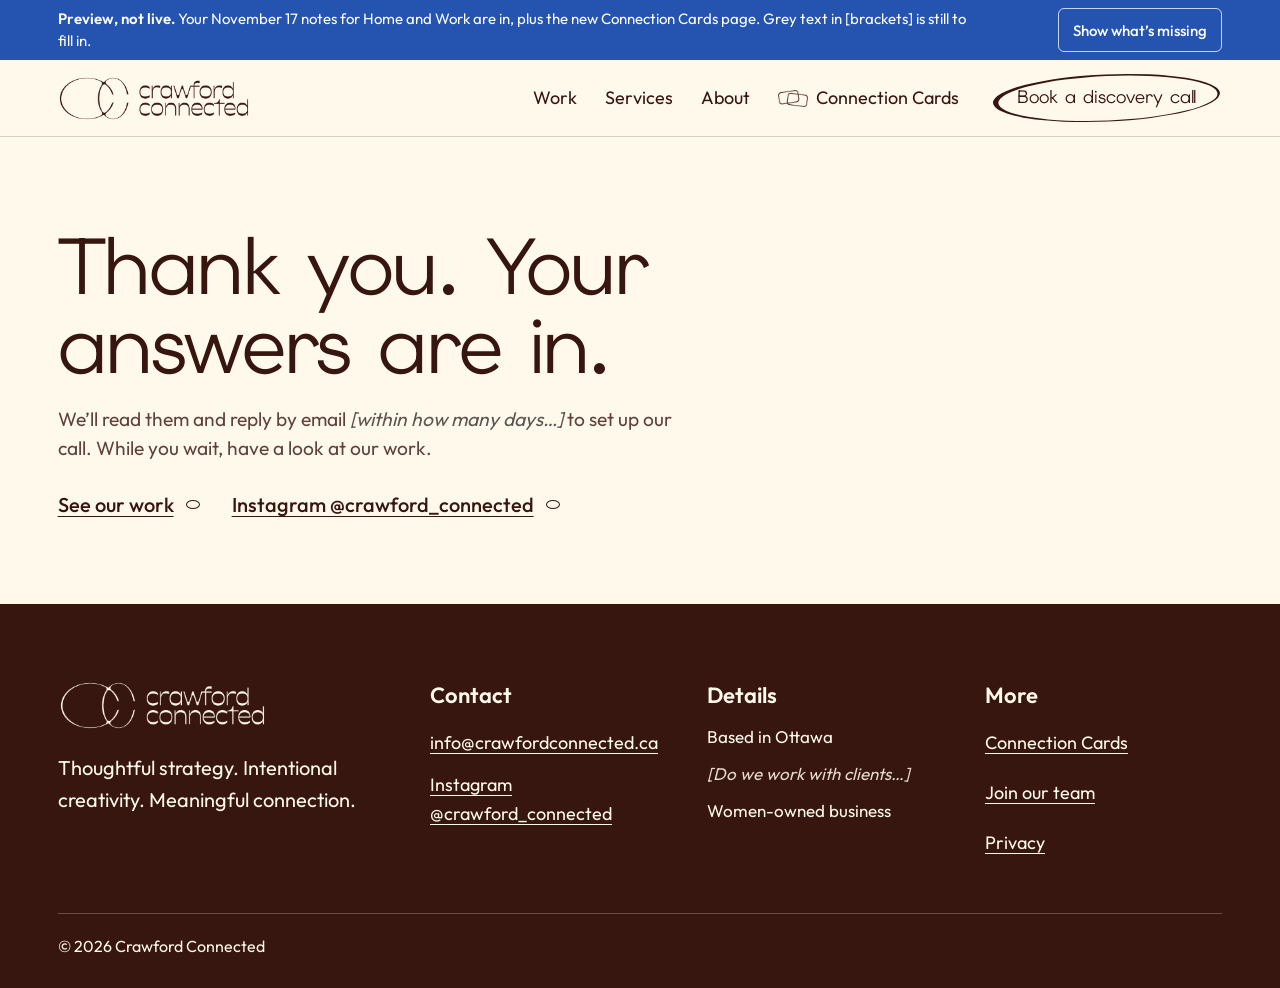
<file: thanks/index.html>
<!DOCTYPE html><html lang="en-CA" data-review="clean" data-headline="b"><head><meta charset="utf-8"><meta name="viewport" content="width=device-width, initial-scale=1, viewport-fit=cover"><script>try { if (localStorage.getItem('cc-review') === 'missing') document.documentElement.dataset.review = 'missing'; var h = localStorage.getItem('cc-hl'); if (h === 'a') delete document.documentElement.dataset.headline; if (h === 'b') document.documentElement.dataset.headline = 'b'; } catch (e) {}</script><title>Thank you | Crawford Connected</title><meta name="robots" content="noindex, nofollow"><meta property="og:type" content="website"><meta property="og:site_name" content="Crawford Connected"><meta property="og:locale" content="en_CA"><meta property="og:title" content="Thank you | Crawford Connected"><meta property="og:image" content="https://crawfordconnected.ca/_astro/share-allie-studio.Bz2gRNS8_ZN6owB.jpg"><meta property="og:image:width" content="1200"><meta property="og:image:height" content="630"><meta property="og:image:alt" content="Allie Crawford smiling on a stool in a photo studio"><meta name="twitter:card" content="summary_large_image"><meta name="theme-color" content="#fff9ec"><link rel="icon" type="image/png" sizes="32x32" href="../favicon-32.png"><link rel="icon" type="image/png" sizes="192x192" href="../favicon-192.png"><link rel="apple-touch-icon" href="../apple-touch-icon.png"><link rel="preload" href="../site-assets/elms-sans-latin-400-normal.DxMkYH23.woff2" as="font" type="font/woff2" crossorigin><link rel="preload" href="../site-assets/outfit-latin-400-normal.BGsTXAXT.woff2" as="font" type="font/woff2" crossorigin><style>.wordmark{-webkit-mask-image:url(../site-assets/logo-wordmark-mask.4lhsvhzJ_eD6WB.webp);mask-image:url(../site-assets/logo-wordmark-mask.4lhsvhzJ_eD6WB.webp)}.mark{-webkit-mask-image:url(../site-assets/logo-submark-mask.Dviby7W-_slocp.webp);mask-image:url(../site-assets/logo-submark-mask.Dviby7W-_slocp.webp)}.cards-mark{-webkit-mask-image:url(../site-assets/cards-mark-small-mask.2HnKetVo_Zdc4Ur.webp);mask-image:url(../site-assets/cards-mark-small-mask.2HnKetVo_Zdc4Ur.webp)}</style><link rel="stylesheet" href="../site-assets/Base.Ds8pChG2.css"></head><body><a class="skip" href="#main">Skip to content</a><div class="preview-bar" role="region" aria-label="Preview notice" data-placeholder><div class="wrap"><p><strong>Preview, not live.</strong> Your November 17 notes for Home and Work are in, plus the new Connection Cards page. <span class="pv-clean">Grey text in [brackets] is still to fill in.</span><span class="pv-missing">Everything in blue is still to fill in.</span></p><div class="pv-tools"><button class="pv-toggle" id="pv-toggle" type="button" aria-pressed="false">Show what’s missing</button></div></div></div><script type="module">var e=document.getElementById(`pv-toggle`),t=document.documentElement,n=()=>e?.setAttribute(`aria-pressed`,String(t.dataset.review===`missing`));e?.addEventListener(`click`,()=>{let e=t.dataset.review===`missing`?`clean`:`missing`;t.dataset.review=e;try{localStorage.setItem(`cc-review`,e)}catch{}n()}),n();var r=document.querySelector(`.pv-headline`),i=document.querySelector(`.hl--a`),a=document.querySelector(`.hl--b`);if(r&&i&&a){r.hidden=!1;let e=e=>{e===`b`?t.dataset.headline=`b`:delete t.dataset.headline,i.setAttribute(`aria-hidden`,String(e===`b`)),a.setAttribute(`aria-hidden`,String(e===`a`)),r.querySelectorAll(`button`).forEach(t=>t.setAttribute(`aria-pressed`,String(t.dataset.hl===e)));try{localStorage.setItem(`cc-hl`,e)}catch{}};e(t.dataset.headline===`b`?`b`:`a`),r.addEventListener(`click`,t=>{let n=t.target.closest(`button[data-hl]`);n&&e(n.dataset.hl)})}var o=document.querySelector(`.preview-bar`);if(o){let e=()=>t.style.setProperty(`--bar-h`,`${o.offsetHeight}px`);e(),`ResizeObserver`in window&&new ResizeObserver(e).observe(o)}</script><header class="site-header" id="site-header"><div class="wrap"><a class="brand" href="../index.html" aria-label="Crawford Connected, home"><span class="wordmark wordmark--head" aria-hidden="true"></span><span class="mark" aria-hidden="true"></span></a><nav class="nav" aria-label="Main"><a href="../work/index.html">Work</a><a href="../services/index.html">Services</a><a href="../about/index.html">About</a><a href="../connection-cards/index.html"><span class="cards-mark" aria-hidden="true"></span>Connection Cards</a></nav><a class="cta cta--sm head-cta" href="../start/index.html"><svg class="cta__ring" viewBox="0 0 240 72" preserveAspectRatio="none" aria-hidden="true"><path fill-rule="evenodd" d="M2 36a118 34 0 1 0 236 0a118 34 0 1 0 -236 0Z M7.5 36.5a114 32 0 1 0 228 0a114 32 0 1 0 -228 0Z"></path></svg><svg class="cta__echo" viewBox="0 0 120 72" preserveAspectRatio="none" aria-hidden="true"><path d="M115.2 25.5A58 34 0 1 0 115.2 46.5"></path></svg><span class="cta__text">Book a discovery call</span></a><details class="menu" id="menu"><summary class="menu__toggle" aria-label="Menu"><span class="menu__icon" aria-hidden="true"></span><span class="menu__word">Menu</span></summary><nav class="menu__panel" aria-label="Main, phone"><a href="../work/index.html">Work</a><a href="../services/index.html">Services</a><a href="../about/index.html">About</a><a href="../connection-cards/index.html"><span class="cards-mark" aria-hidden="true"></span>Connection Cards</a><a href="../start/index.html">Book a discovery call</a></nav></details></div></header><script type="module">var e=document.getElementById(`menu`);e&&(e.addEventListener(`click`,t=>{t.target.closest(`a`)&&(e.open=!1)}),document.addEventListener(`keydown`,t=>{t.key===`Escape`&&e.open&&(e.open=!1,e.querySelector(`summary`)?.focus())}));var t=document.getElementById(`site-header`);if(t&&t.hasAttribute(`data-clear`)){let e=()=>t.classList.toggle(`is-clear`,window.scrollY<8);e(),window.addEventListener(`scroll`,e,{passive:!0});let n=()=>setTimeout(()=>t.classList.remove(`no-anim`),150);document.readyState===`complete`?n():window.addEventListener(`load`,n)}</script><main id="main"><section class="page-head"><div class="wrap"><h1 class="h1">Thank you. Your answers are in.</h1><p class="lead">We’ll read them and reply by email <span class="fill" data-placeholder><span class="fill-full">[within how many days?]</span><span class="fill-short" aria-hidden="true">[within how many days…]</span></span> to set up our call. While you wait, have a look at our work.</p><div class="links-row"><a class="text-link" href="../work/index.html">See our work</a><a class="text-link" href="https://www.instagram.com/crawford_connected/">Instagram @crawford_connected</a></div></div></section></main><footer class="footer"><div class="wrap"><div class="footer__grid"><div class="footer__brand"><span class="wordmark" role="img" aria-label="Crawford Connected"></span><p>Thoughtful strategy. Intentional creativity. Meaningful connection.</p></div><div class="footer__col"><h2 class="h4">Contact</h2><a href="mailto:info@crawfordconnected.ca">info@crawfordconnected.ca</a><a href="https://www.instagram.com/crawford_connected/">Instagram @crawford_connected</a></div><div class="footer__col"><h2 class="h4">Details</h2><span>Based in Ottawa</span><span><span class="fill" data-placeholder><span class="fill-full">[Do we work with clients outside Ottawa? If so, where?]</span><span class="fill-short" aria-hidden="true">[Do we work with clients…]</span></span></span><span>Women-owned business</span></div><div class="footer__col"><h2 class="h4">More</h2><a href="../connection-cards/index.html">Connection Cards</a><a href="../start/index.html#join-team">Join our team</a><a href="../privacy/index.html">Privacy</a></div></div><div class="footer__legal"><span>© 2026 Crawford Connected</span></div></div></footer></body></html>
</file>
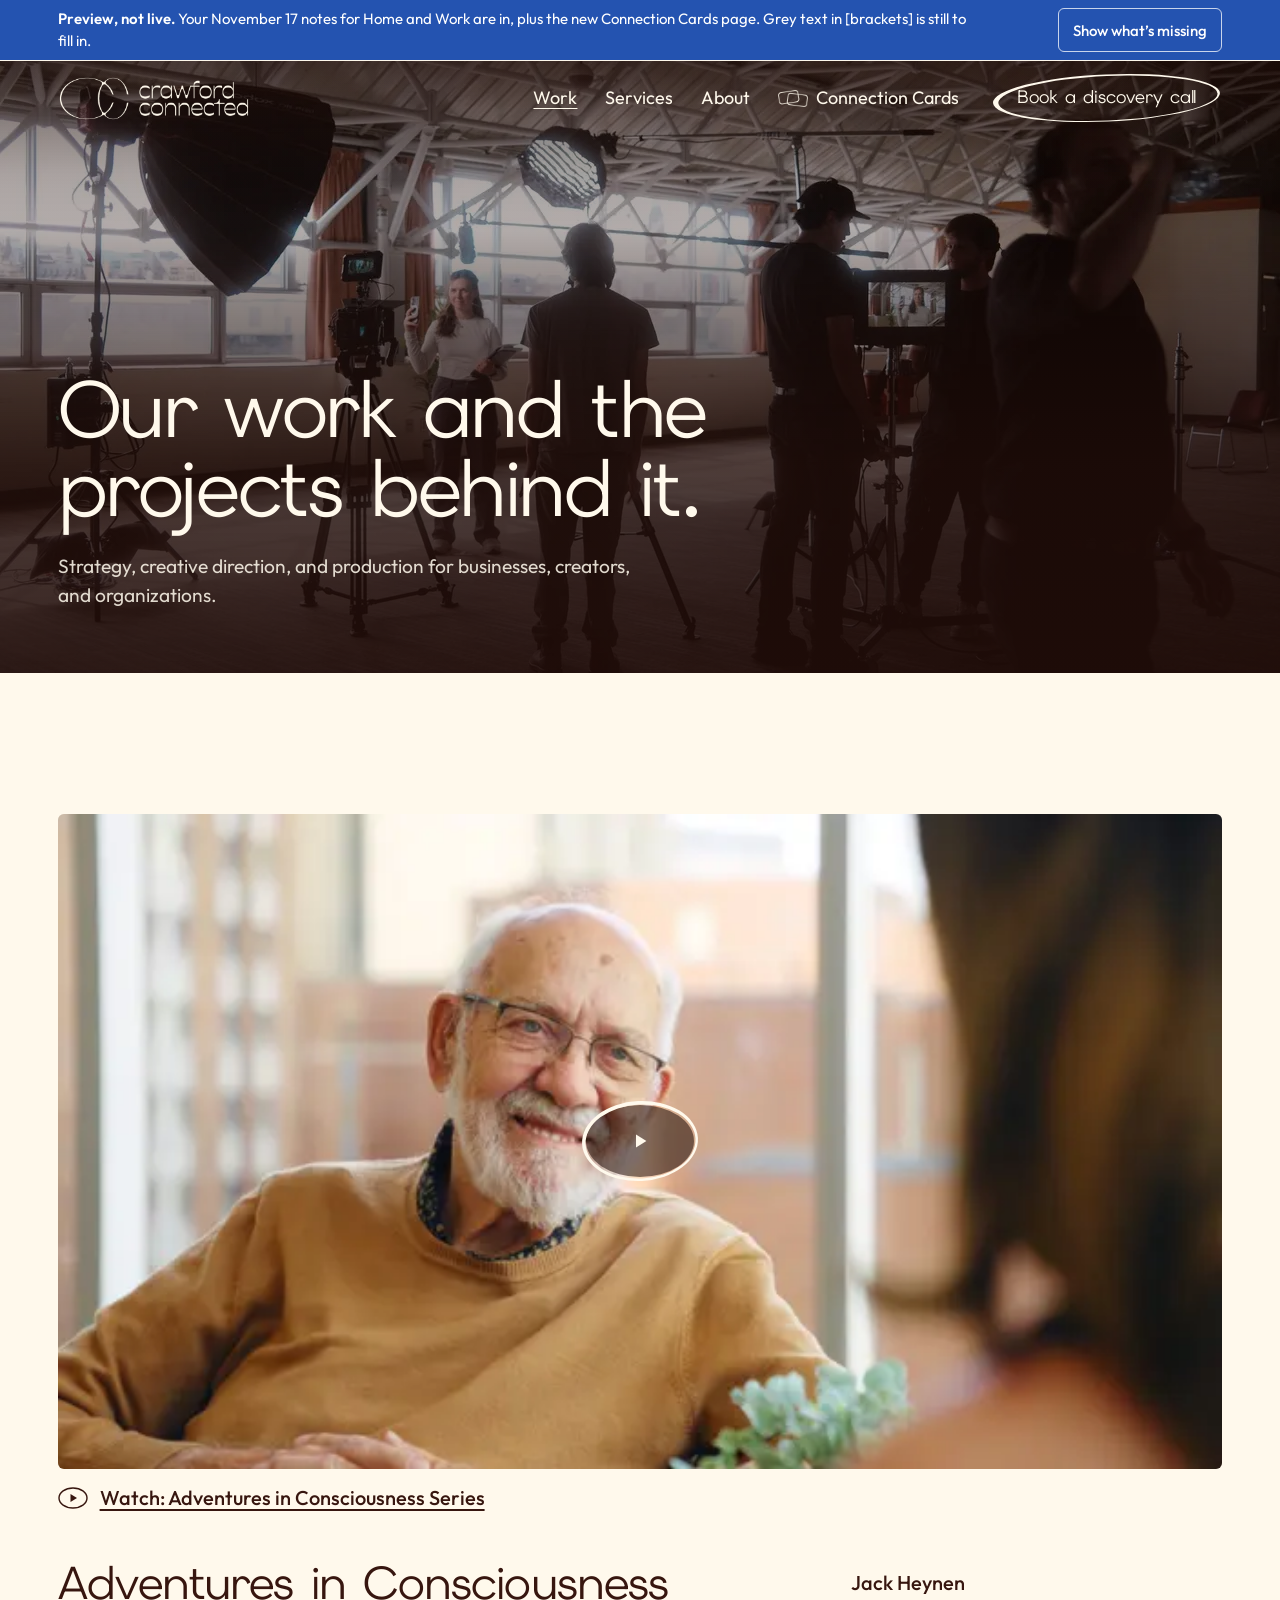
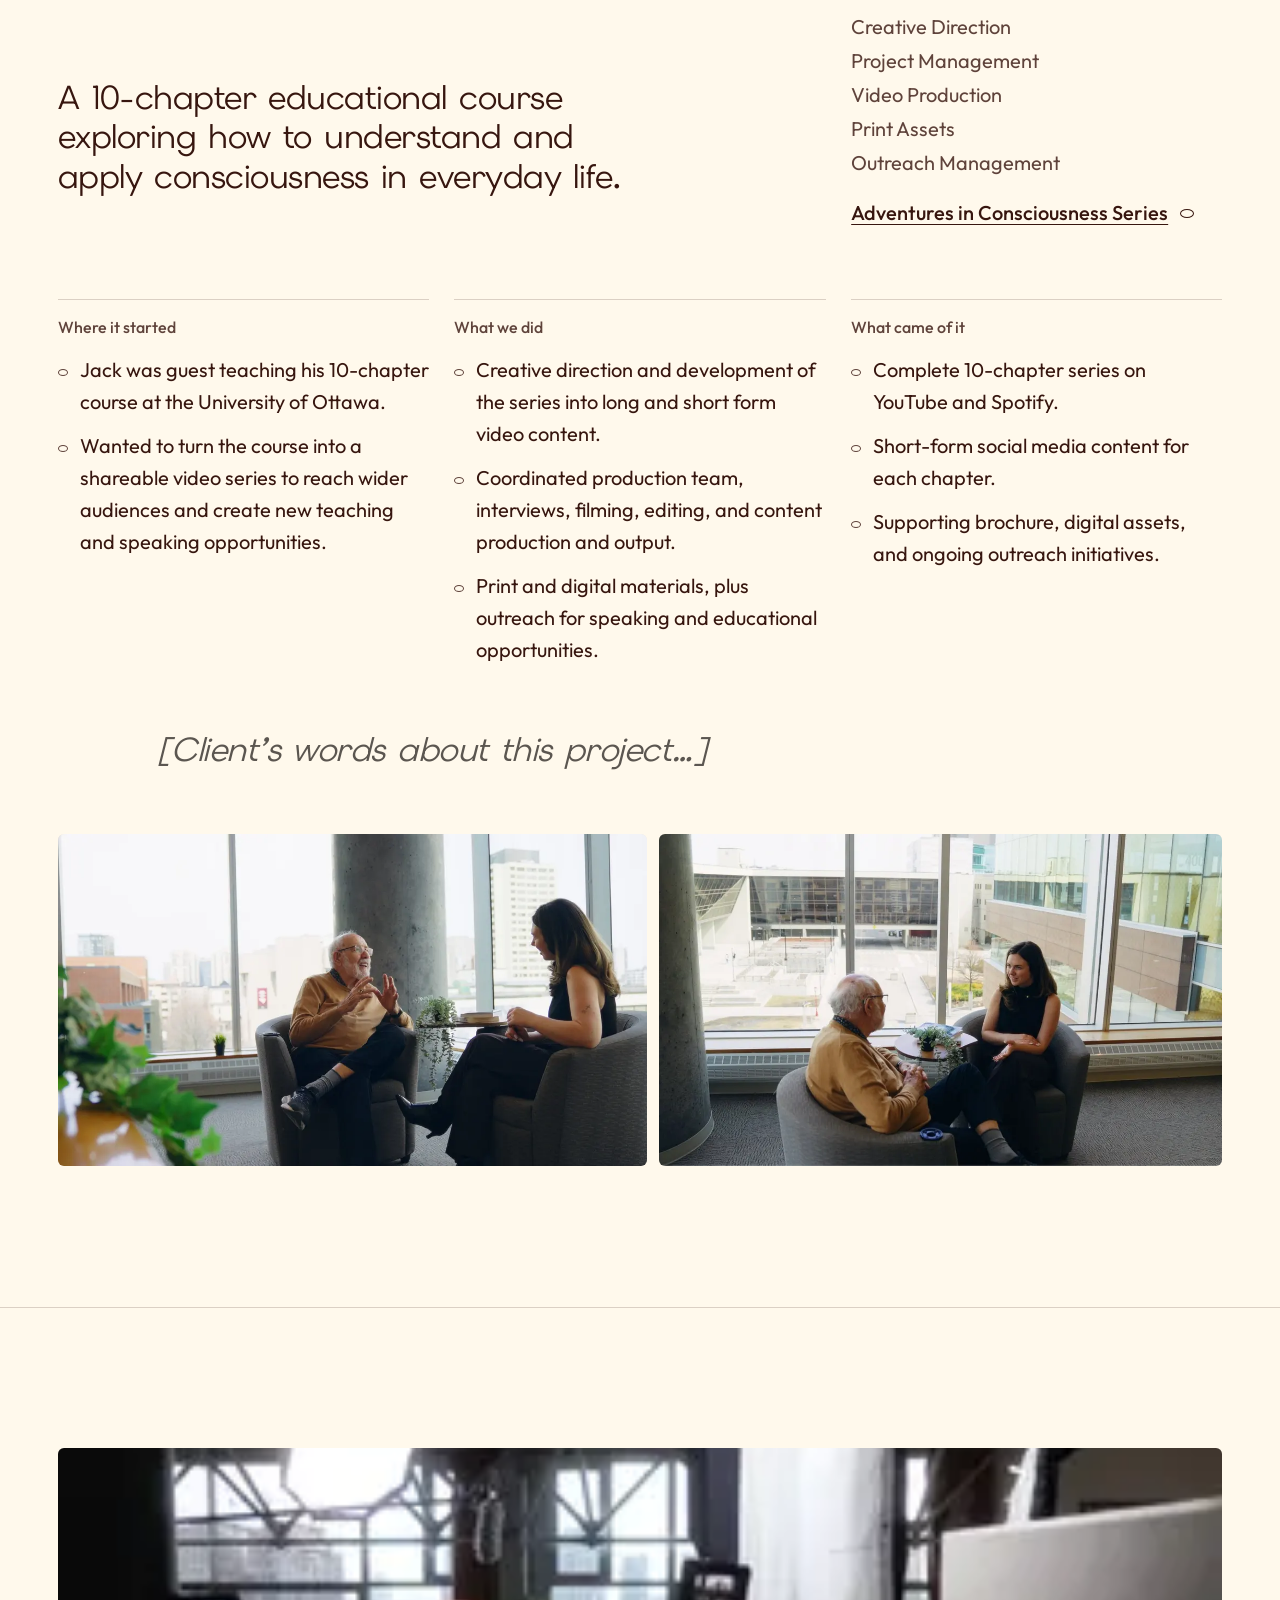
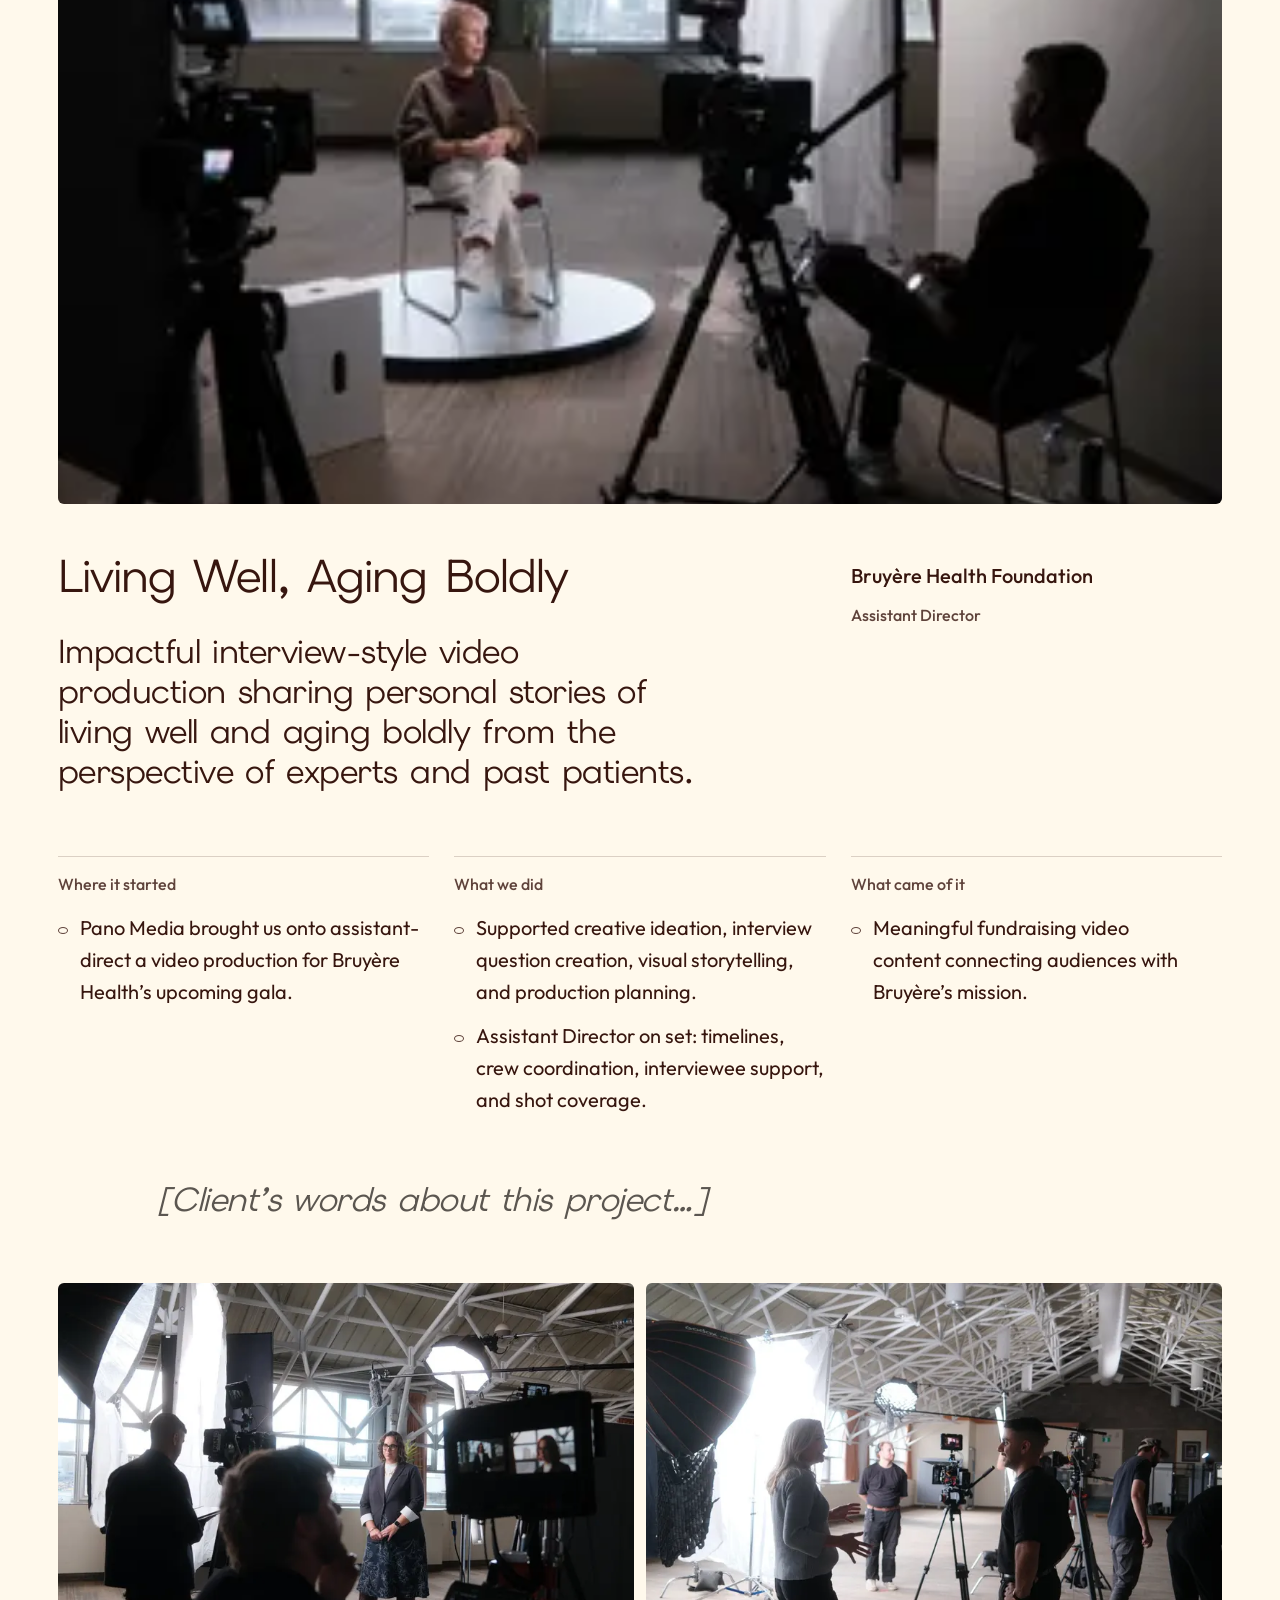
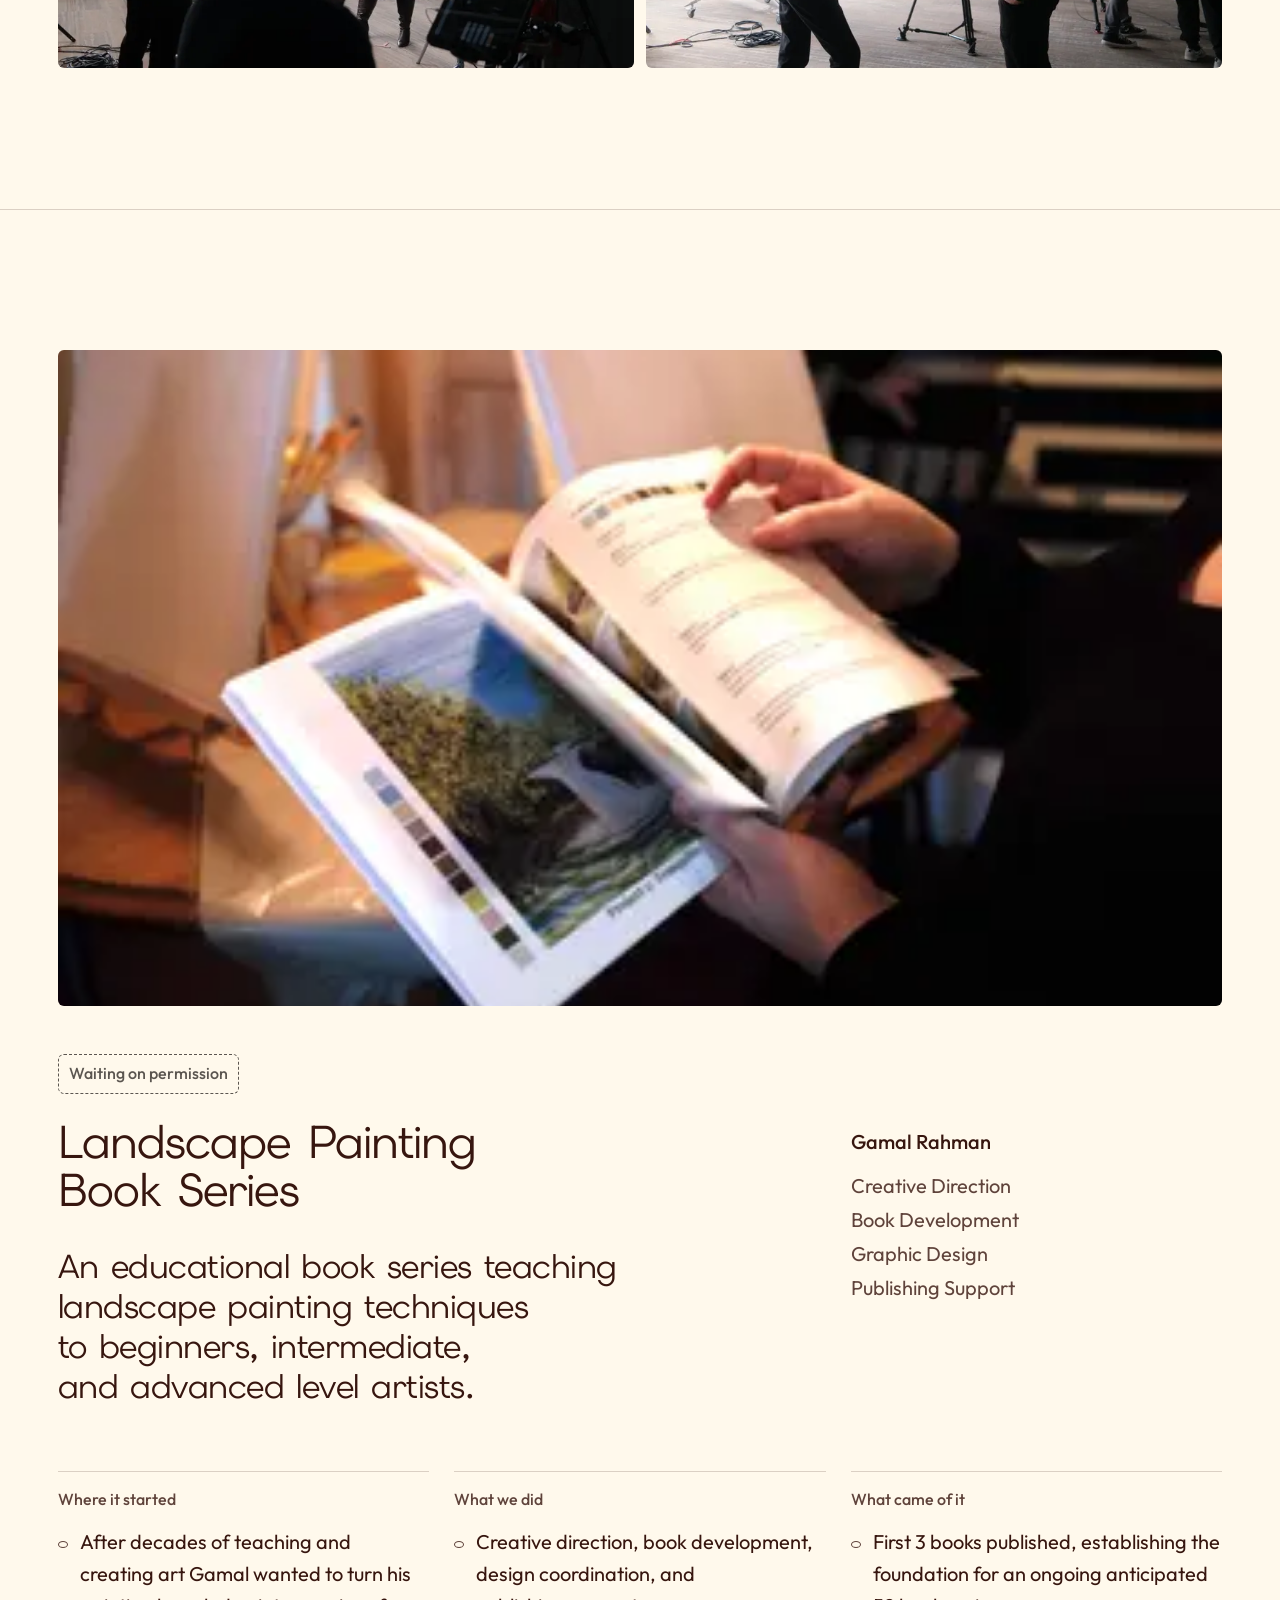
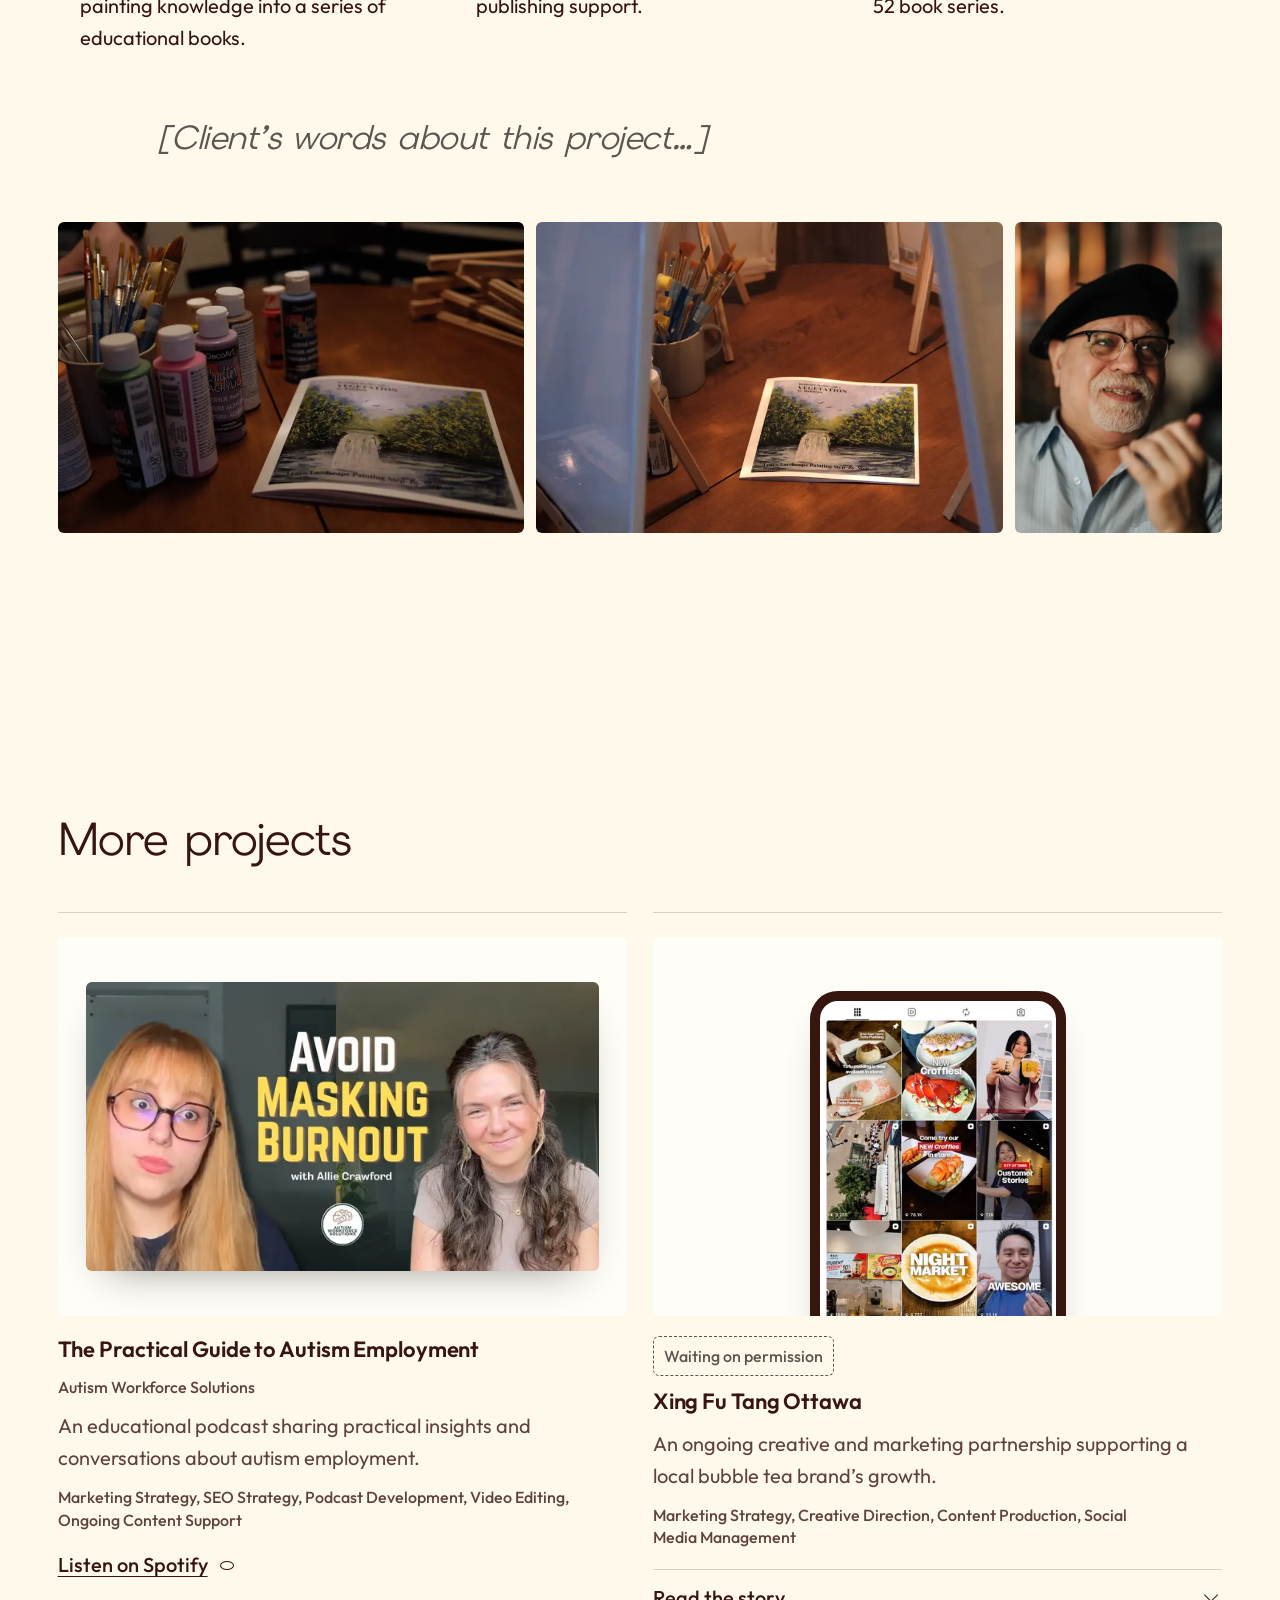
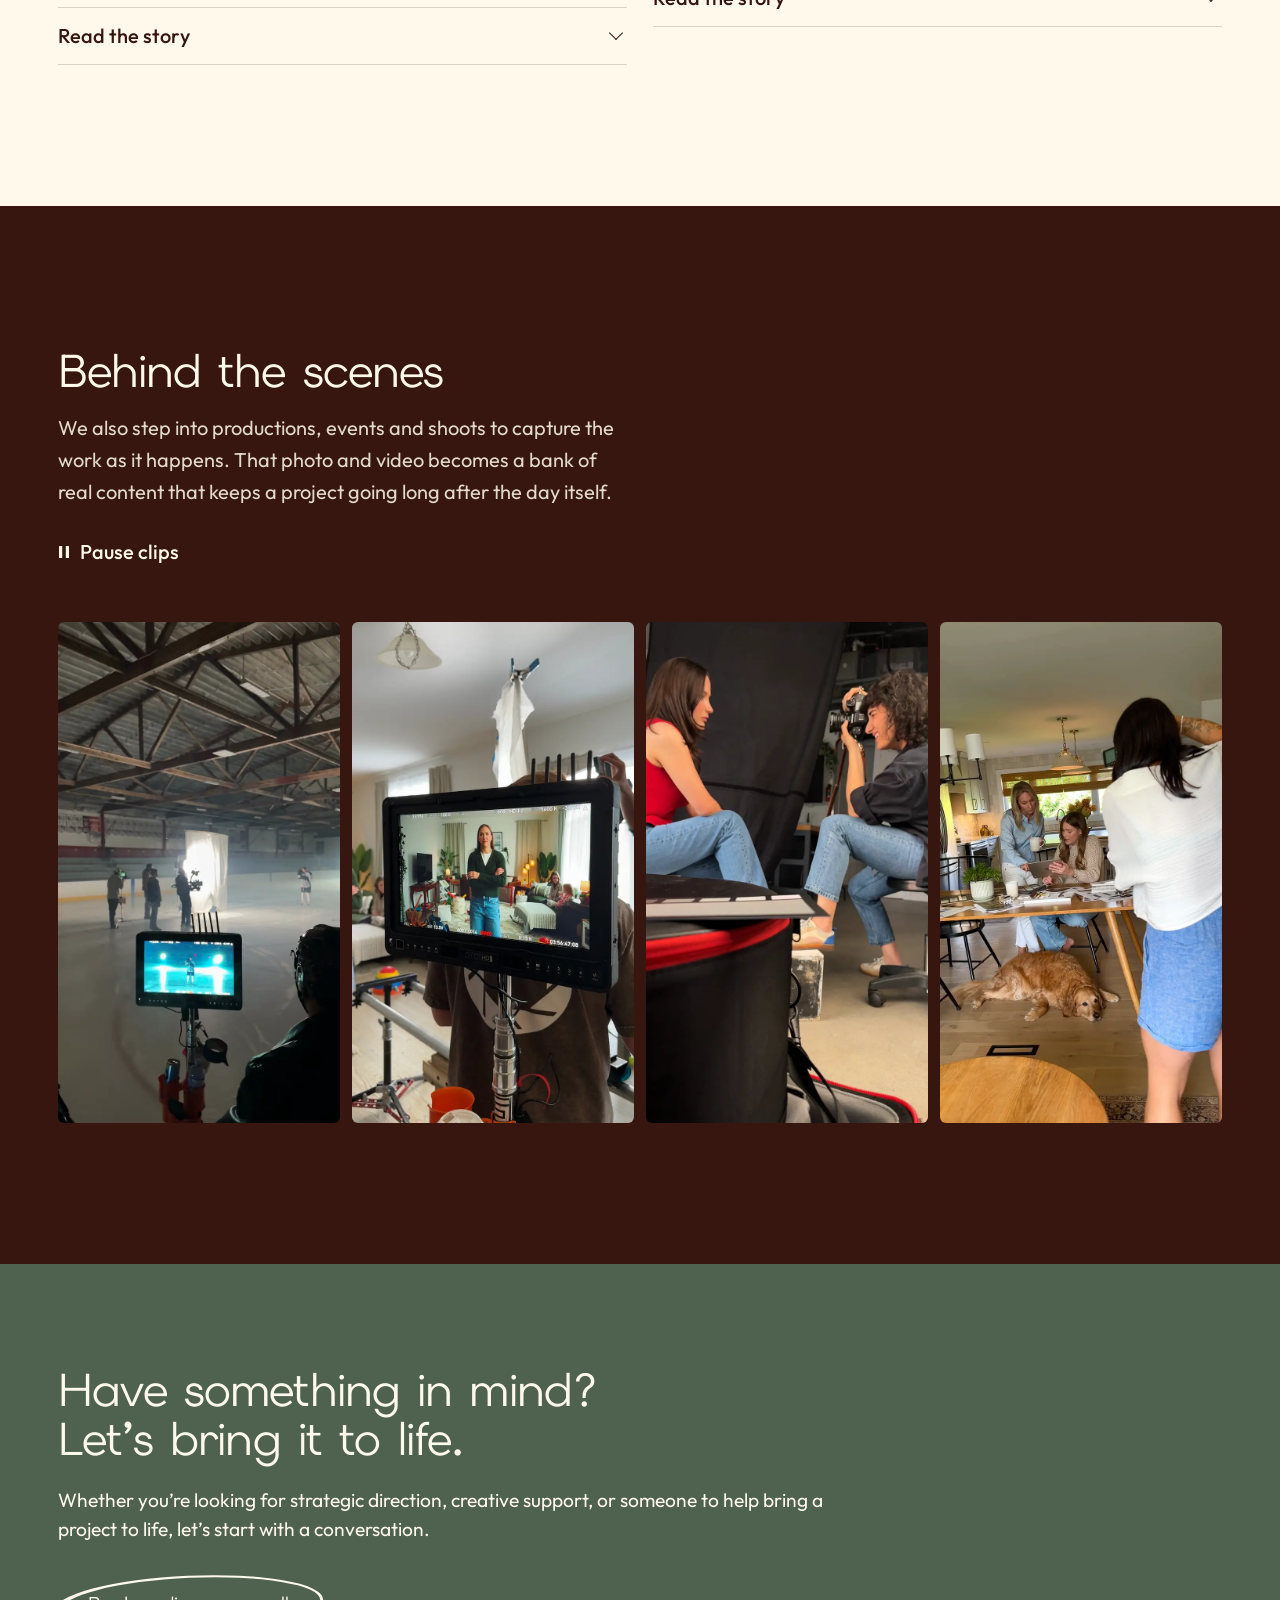
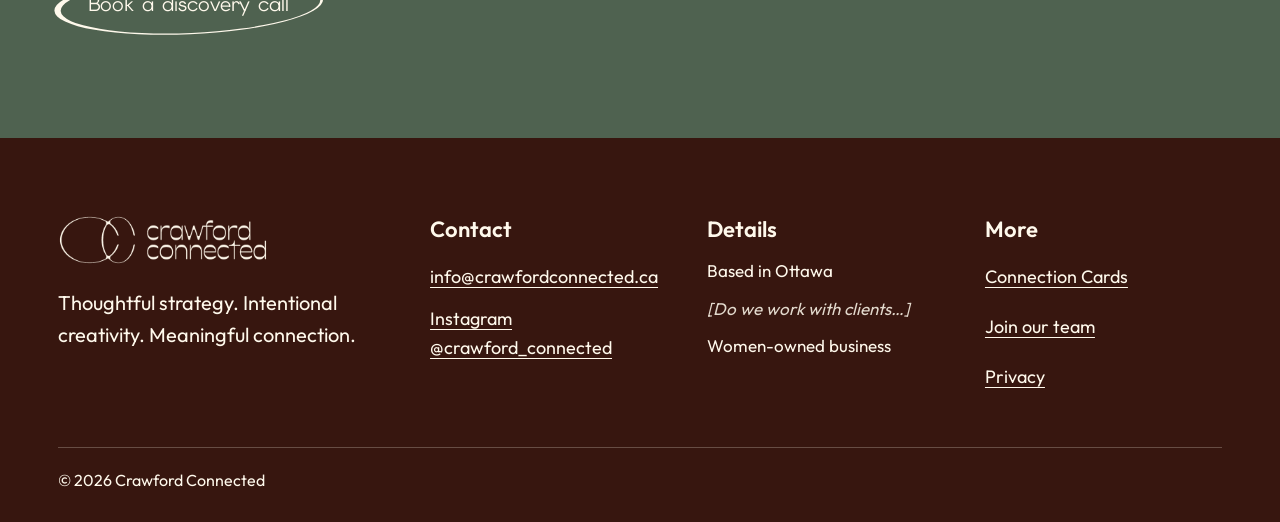
<file: work/index.html>
<!DOCTYPE html><html lang="en-CA" data-review="clean" data-headline="b"><head><meta charset="utf-8"><meta name="viewport" content="width=device-width, initial-scale=1, viewport-fit=cover"><script>try { if (localStorage.getItem('cc-review') === 'missing') document.documentElement.dataset.review = 'missing'; var h = localStorage.getItem('cc-hl'); if (h === 'a') delete document.documentElement.dataset.headline; if (h === 'b') document.documentElement.dataset.headline = 'b'; } catch (e) {}</script><title>Creative direction and production work | Crawford Connected</title><meta name="description" content="See our work in strategy, creative direction and production, including a 10-chapter video series, a podcast and a campaign video for Bruyère Health Foundation."><link rel="canonical" href="https://crawfordconnected.ca/work/"><meta name="robots" content="noindex, nofollow"><meta property="og:type" content="website"><meta property="og:site_name" content="Crawford Connected"><meta property="og:locale" content="en_CA"><meta property="og:title" content="Creative direction and production work | Crawford Connected"><meta property="og:description" content="See our work in strategy, creative direction and production, including a 10-chapter video series, a podcast and a campaign video for Bruyère Health Foundation."><meta property="og:url" content="https://crawfordconnected.ca/work/"><meta property="og:image" content="https://crawfordconnected.ca/_astro/share-allie-studio.Bz2gRNS8_ZN6owB.jpg"><meta property="og:image:width" content="1200"><meta property="og:image:height" content="630"><meta property="og:image:alt" content="Allie Crawford smiling on a stool in a photo studio"><meta name="twitter:card" content="summary_large_image"><meta name="theme-color" content="#fff9ec"><link rel="icon" type="image/png" sizes="32x32" href="../favicon-32.png"><link rel="icon" type="image/png" sizes="192x192" href="../favicon-192.png"><link rel="apple-touch-icon" href="../apple-touch-icon.png"><link rel="preload" href="../site-assets/elms-sans-latin-400-normal.DxMkYH23.woff2" as="font" type="font/woff2" crossorigin><link rel="preload" href="../site-assets/outfit-latin-400-normal.BGsTXAXT.woff2" as="font" type="font/woff2" crossorigin><style>.wordmark{-webkit-mask-image:url(../site-assets/logo-wordmark-mask.4lhsvhzJ_eD6WB.webp);mask-image:url(../site-assets/logo-wordmark-mask.4lhsvhzJ_eD6WB.webp)}.mark{-webkit-mask-image:url(../site-assets/logo-submark-mask.Dviby7W-_slocp.webp);mask-image:url(../site-assets/logo-submark-mask.Dviby7W-_slocp.webp)}.cards-mark{-webkit-mask-image:url(../site-assets/cards-mark-small-mask.2HnKetVo_Zdc4Ur.webp);mask-image:url(../site-assets/cards-mark-small-mask.2HnKetVo_Zdc4Ur.webp)}</style><link rel="stylesheet" href="../site-assets/Base.Ds8pChG2.css"></head><body><a class="skip" href="#main">Skip to content</a><div class="preview-bar" role="region" aria-label="Preview notice" data-placeholder><div class="wrap"><p><strong>Preview, not live.</strong> Your November 17 notes for Home and Work are in, plus the new Connection Cards page. <span class="pv-clean">Grey text in [brackets] is still to fill in.</span><span class="pv-missing">Everything in blue is still to fill in.</span></p><div class="pv-tools"><button class="pv-toggle" id="pv-toggle" type="button" aria-pressed="false">Show what’s missing</button></div></div></div><script type="module">var e=document.getElementById(`pv-toggle`),t=document.documentElement,n=()=>e?.setAttribute(`aria-pressed`,String(t.dataset.review===`missing`));e?.addEventListener(`click`,()=>{let e=t.dataset.review===`missing`?`clean`:`missing`;t.dataset.review=e;try{localStorage.setItem(`cc-review`,e)}catch{}n()}),n();var r=document.querySelector(`.pv-headline`),i=document.querySelector(`.hl--a`),a=document.querySelector(`.hl--b`);if(r&&i&&a){r.hidden=!1;let e=e=>{e===`b`?t.dataset.headline=`b`:delete t.dataset.headline,i.setAttribute(`aria-hidden`,String(e===`b`)),a.setAttribute(`aria-hidden`,String(e===`a`)),r.querySelectorAll(`button`).forEach(t=>t.setAttribute(`aria-pressed`,String(t.dataset.hl===e)));try{localStorage.setItem(`cc-hl`,e)}catch{}};e(t.dataset.headline===`b`?`b`:`a`),r.addEventListener(`click`,t=>{let n=t.target.closest(`button[data-hl]`);n&&e(n.dataset.hl)})}var o=document.querySelector(`.preview-bar`);if(o){let e=()=>t.style.setProperty(`--bar-h`,`${o.offsetHeight}px`);e(),`ResizeObserver`in window&&new ResizeObserver(e).observe(o)}</script><header class="site-header no-anim" id="site-header" data-clear><div class="wrap"><a class="brand" href="../index.html" aria-label="Crawford Connected, home"><span class="wordmark wordmark--head" aria-hidden="true"></span><span class="mark" aria-hidden="true"></span></a><nav class="nav" aria-label="Main"><a href="../work/index.html" aria-current="page">Work</a><a href="../services/index.html">Services</a><a href="../about/index.html">About</a><a href="../connection-cards/index.html"><span class="cards-mark" aria-hidden="true"></span>Connection Cards</a></nav><a class="cta cta--sm head-cta" href="../start/index.html"><svg class="cta__ring" viewBox="0 0 240 72" preserveAspectRatio="none" aria-hidden="true"><path fill-rule="evenodd" d="M2 36a118 34 0 1 0 236 0a118 34 0 1 0 -236 0Z M7.5 36.5a114 32 0 1 0 228 0a114 32 0 1 0 -228 0Z"></path></svg><svg class="cta__echo" viewBox="0 0 120 72" preserveAspectRatio="none" aria-hidden="true"><path d="M115.2 25.5A58 34 0 1 0 115.2 46.5"></path></svg><span class="cta__text">Book a discovery call</span></a><details class="menu" id="menu"><summary class="menu__toggle" aria-label="Menu"><span class="menu__icon" aria-hidden="true"></span><span class="menu__word">Menu</span></summary><nav class="menu__panel" aria-label="Main, phone"><a href="../work/index.html" aria-current="page">Work</a><a href="../services/index.html">Services</a><a href="../about/index.html">About</a><a href="../connection-cards/index.html"><span class="cards-mark" aria-hidden="true"></span>Connection Cards</a><a href="../start/index.html">Book a discovery call</a></nav></details></div></header><script type="module">var e=document.getElementById(`menu`);e&&(e.addEventListener(`click`,t=>{t.target.closest(`a`)&&(e.open=!1)}),document.addEventListener(`keydown`,t=>{t.key===`Escape`&&e.open&&(e.open=!1,e.querySelector(`summary`)?.focus())}));var t=document.getElementById(`site-header`);if(t&&t.hasAttribute(`data-clear`)){let e=()=>t.classList.toggle(`is-clear`,window.scrollY<8);e(),window.addEventListener(`scroll`,e,{passive:!0});let n=()=>setTimeout(()=>t.classList.remove(`no-anim`),150);document.readyState===`complete`?n():window.addEventListener(`load`,n)}</script><main id="main"><header class="opener opener--photo band--ink" aria-labelledby="page-title"><div class="opener__media"><figure class="photo"><img src="../site-assets/bruyere-crew-and-lights.DfeLwv39_Z1IYNNn.webp" srcset="../site-assets/bruyere-crew-and-lights.DfeLwv39_Z1oqDYS.webp 640w, ../site-assets/bruyere-crew-and-lights.DfeLwv39_ZfSwFs.webp 960w, ../site-assets/bruyere-crew-and-lights.DfeLwv39_1e5Do9.webp 1280w, ../site-assets/bruyere-crew-and-lights.DfeLwv39_229nuE.webp 1600w, ../site-assets/bruyere-crew-and-lights.DfeLwv39_1MoQYV.webp 1920w, ../site-assets/bruyere-crew-and-lights.DfeLwv39_Z1IYNNn.webp 2400w" alt="A film crew setting up cameras, lights and a boom microphone in a bright loft with tall windows" sizes="100vw" loading="eager" fetchpriority="high" decoding="sync" style="object-position: center 60%" width="2400" height="1600"></figure></div><div class="opener__scrim" aria-hidden="true"></div><div class="opener__panel"><div class="opener__copy"><h1 id="page-title" class="h1 rise-in">Our work and the projects behind it.</h1><p class="lead rise-in">Strategy, creative direction, and production for businesses, creators, and organizations.</p></div></div></header><article class="project story" id="adventures-in-consciousness" aria-labelledby="adventures-in-consciousness-title"><div class="wrap wrap--wide story__media reveal"><div class="video video--poster" data-embed="https://www.youtube-nocookie.com/embed/videoseries?list=PLE47jqHJFB1ws4gyCx5yz0WKfqQB1efwg&amp;autoplay=1&amp;rel=0" data-title="Adventures in Consciousness Series"><a class="video-link" href="https://www.youtube.com/playlist?list=PLE47jqHJFB1ws4gyCx5yz0WKfqQB1efwg"><span class="video__poster"><figure class="photo photo--169"><img src="../site-assets/adventures-jack-smiling.DW-cDkgE_ZHKvGJ.webp" srcset="../site-assets/adventures-jack-smiling.DW-cDkgE_Z1u5vdP.webp 640w, ../site-assets/adventures-jack-smiling.DW-cDkgE_Z1AOiOH.webp 960w, ../site-assets/adventures-jack-smiling.DW-cDkgE_ZukF4N.webp 1280w, ../site-assets/adventures-jack-smiling.DW-cDkgE_1Skh62.webp 1600w, ../site-assets/adventures-jack-smiling.DW-cDkgE_ZdUIBH.webp 1920w, ../site-assets/adventures-jack-smiling.DW-cDkgE_ZHKvGJ.webp 2400w" alt sizes="(max-width: 960px) calc(100vw - 40px), (max-width: 1688px) calc(100vw - 128px), 1560px" loading="lazy" decoding="async" style="object-position: center 35%" width="2400" height="1350"></figure><span class="video__play" aria-hidden="true"><svg class="video__ring" viewBox="0 0 120 84" preserveAspectRatio="none"><path fill-rule="evenodd" d="M2 42a58 40 0 1 0 116 0a58 40 0 1 0 -116 0Z M5.5 42.5a55 37 0 1 0 110 0a55 37 0 1 0 -110 0Z" fill="currentColor"></path></svg><svg class="video__tri" viewBox="0 0 30 22"><path d="M12.5 7v8l6.5-4z" fill="currentColor"></path></svg></span></span><span class="video-link__text"><svg viewBox="0 0 30 22" aria-hidden="true"><ellipse cx="15" cy="11" rx="14" ry="10" fill="none" stroke="currentColor" stroke-width="1.4"></ellipse><path d="M12.5 7v8l6.5-4z" fill="currentColor"></path></svg><span>Watch: Adventures in Consciousness Series</span></span></a></div><script type="module">document.querySelectorAll(`.video[data-embed]`).forEach(e=>{e.querySelector(`a`)?.addEventListener(`click`,t=>{t.preventDefault();let n=document.createElement(`iframe`);n.className=`video-frame`,n.src=e.dataset.embed,n.title=e.dataset.title??`Video`,n.allow=`autoplay; fullscreen; picture-in-picture`,n.allowFullscreen=!0,e.replaceChildren(n),n.focus()})});</script></div><div class="wrap"><div class="grid story__head"><h2 id="adventures-in-consciousness-title" class="h2 story__title">Adventures in Consciousness</h2><dl class="credits"><div><dt class="vh">Client</dt><dd class="credits__client">Jack Heynen</dd></div><div><dt class="vh">Services</dt><dd><ul class="credits__list"><li>Creative Direction</li><li>Project Management</li><li>Video Production</li><li>Print Assets</li><li>Outreach Management</li></ul></dd></div><div><dt class="vh">Links</dt><dd class="credits__links"><a class="text-link" href="https://www.youtube.com/playlist?list=PLE47jqHJFB1ws4gyCx5yz0WKfqQB1efwg">Adventures in Consciousness Series</a></dd></div></dl><p class="statement story__summary">A 10-chapter educational course exploring how to understand and apply consciousness in everyday life.</p></div><div class="grid arc"><div class="arc__col"><h3 class="label">Where it started</h3><ul class="dots"><li><span>Jack was guest teaching his 10-chapter course at the University of Ottawa.</span></li><li><span>Wanted to turn the course into a shareable video series to reach wider audiences and create new teaching and speaking opportunities.</span></li></ul></div><div class="arc__col"><h3 class="label">What we did</h3><ul class="dots"><li><span>Creative direction and development of the series into long and short form video content.</span></li><li><span>Coordinated production team, interviews, filming, editing, and content production and output.</span></li><li><span>Print and digital materials, plus outreach for speaking and educational opportunities.</span></li></ul></div><div class="arc__col"><h3 class="label">What came of it</h3><ul class="dots"><li><span>Complete 10-chapter series on YouTube and Spotify.</span></li><li><span>Short-form social media content for each chapter.</span></li><li><span>Supporting brochure, digital assets, and ongoing outreach initiatives.</span></li></ul></div></div><div class="grid story__quote"><p class="statement"><span class="fill" data-placeholder><span class="fill-full">[Client’s words about this project, once they send them]</span><span class="fill-short" aria-hidden="true">[Client’s words about this project…]</span></span></p></div></div><div class="wrap wrap--wide"><div class="gallery" role="group" aria-label="More photos: Adventures in Consciousness" tabindex="0"><div class="gallery__item" style="--r: 1.778"><figure class="photo"><img src="../site-assets/adventures-jack-interview-window.CwI10BXO_Z1rwfWo.webp" srcset="../site-assets/adventures-jack-interview-window.CwI10BXO_Z1WXILl.webp 320w, ../site-assets/adventures-jack-interview-window.CwI10BXO_1XfuBl.webp 480w, ../site-assets/adventures-jack-interview-window.CwI10BXO_1wHjUk.webp 640w, ../site-assets/adventures-jack-interview-window.CwI10BXO_16a9ej.webp 800w, ../site-assets/adventures-jack-interview-window.CwI10BXO_ZT41XM.webp 1080w, ../site-assets/adventures-jack-interview-window.CwI10BXO_SwC3r.webp 1440w, ../site-assets/adventures-jack-interview-window.CwI10BXO_Z1rwfWo.webp 2400w" alt="Jack Heynen talking with his interviewer in armchairs by a tall window, a small table and plant between them" sizes="(max-width: 960px) 427px, 71vw" loading="lazy" decoding="async" style="object-position: center 40%" width="2400" height="1350"></figure></div><div class="gallery__item" style="--r: 1.7"><figure class="photo"><img src="../site-assets/adventures-jack-interview-wide.BN8K-T3P_xS26n.webp" srcset="../site-assets/adventures-jack-interview-wide.BN8K-T3P_17DkeA.webp 320w, ../site-assets/adventures-jack-interview-wide.BN8K-T3P_vuRxI.webp 480w, ../site-assets/adventures-jack-interview-wide.BN8K-T3P_1uhlGU.webp 640w, ../site-assets/adventures-jack-interview-wide.BN8K-T3P_1MMigq.webp 800w, ../site-assets/adventures-jack-interview-wide.BN8K-T3P_Z2lmozW.webp 1080w, ../site-assets/adventures-jack-interview-wide.BN8K-T3P_xS26n.webp 1350w" alt="Jack and Allie in conversation by the window, a wide view of the room" sizes="(max-width: 960px) 408px, 68vw" loading="lazy" decoding="async" width="1350" height="794"></figure></div></div></div></article><article class="project story" id="bruyere-health-foundation" aria-labelledby="bruyere-health-foundation-title"><div class="wrap wrap--wide story__media reveal"><figure class="photo photo--169 story__cover"><img src="../site-assets/bruyere-interview-set.D2X_PwAR_Zxnm7l.webp" srcset="../site-assets/bruyere-interview-set.D2X_PwAR_ZqOqmG.webp 320w, ../site-assets/bruyere-interview-set.D2X_PwAR_14C8sf.webp 480w, ../site-assets/bruyere-interview-set.D2X_PwAR_Z19s2NL.webp 640w, ../site-assets/bruyere-interview-set.D2X_PwAR_Z14H9lA.webp 800w, ../site-assets/bruyere-interview-set.D2X_PwAR_2wMcRQ.webp 1080w, ../site-assets/bruyere-interview-set.D2X_PwAR_Z2kD0br.webp 1440w, ../site-assets/bruyere-interview-set.D2X_PwAR_Zxnm7l.webp 2400w" alt="A woman seated on a round platform for an interview, with cameras and a crew member in front of her" sizes="(max-width: 960px) calc(100vw - 40px), (max-width: 1688px) calc(100vw - 128px), 1560px" loading="lazy" decoding="async" style="object-position: center 55%" width="2400" height="1600"></figure></div><div class="wrap"><div class="grid story__head"><h2 id="bruyere-health-foundation-title" class="h2 story__title">Living Well, Aging Boldly</h2><dl class="credits"><div><dt class="vh">Client</dt><dd class="credits__client">Bruyère Health Foundation</dd></div><div><dt class="vh">Our role</dt><dd class="label">Assistant Director</dd></div></dl><p class="statement story__summary">Impactful interview-style video production sharing personal stories of living well and aging boldly from the perspective of experts and past patients.</p></div><div class="grid arc"><div class="arc__col"><h3 class="label">Where it started</h3><ul class="dots"><li><span>Pano Media brought us onto assistant-direct a video production for Bruyère Health’s upcoming gala.</span></li></ul></div><div class="arc__col"><h3 class="label">What we did</h3><ul class="dots"><li><span>Supported creative ideation, interview question creation, visual storytelling, and production planning.</span></li><li><span>Assistant Director on set: timelines, crew coordination, interviewee support, and shot coverage.</span></li></ul></div><div class="arc__col"><h3 class="label">What came of it</h3><ul class="dots"><li><span>Meaningful fundraising video content connecting audiences with Bruyère’s mission.</span></li></ul></div></div><div class="grid story__quote"><p class="statement"><span class="fill" data-placeholder><span class="fill-full">[Client’s words about this project, once they send them]</span><span class="fill-short" aria-hidden="true">[Client’s words about this project…]</span></span></p></div></div><div class="wrap wrap--wide"><div class="gallery" role="group" aria-label="More photos: Living Well, Aging Boldly" tabindex="0"><div class="gallery__item" style="--r: 1.5"><figure class="photo"><img src="../site-assets/bruyere-monitor-on-set.XRpi9tKd_ZNfYBi.webp" srcset="../site-assets/bruyere-monitor-on-set.XRpi9tKd_Z2eHQkc.webp 320w, ../site-assets/bruyere-monitor-on-set.XRpi9tKd_21VdfH.webp 480w, ../site-assets/bruyere-monitor-on-set.XRpi9tKd_11sBlx.webp 640w, ../site-assets/bruyere-monitor-on-set.XRpi9tKd_oanWo.webp 800w, ../site-assets/bruyere-monitor-on-set.XRpi9tKd_59AAg.webp 1080w, ../site-assets/bruyere-monitor-on-set.XRpi9tKd_1uPame.webp 1440w, ../site-assets/bruyere-monitor-on-set.XRpi9tKd_ZNfYBi.webp 2400w" alt="Crew members watching a monitor while a woman stands on set for her interview" sizes="(max-width: 960px) 360px, 60vw" loading="lazy" decoding="async" width="2400" height="1600"></figure></div><div class="gallery__item" style="--r: 1.5"><figure class="photo"><img src="../site-assets/bruyere-crew-talking.BvM3B1vy_Z2maRrv.webp" srcset="../site-assets/bruyere-crew-talking.BvM3B1vy_1L3dNy.webp 320w, ../site-assets/bruyere-crew-talking.BvM3B1vy_1e06Q8.webp 480w, ../site-assets/bruyere-crew-talking.BvM3B1vy_Az1d6.webp 640w, ../site-assets/bruyere-crew-talking.BvM3B1vy_Z2poNQz.webp 800w, ../site-assets/bruyere-crew-talking.BvM3B1vy_Z2jNxIx.webp 1080w, ../site-assets/bruyere-crew-talking.BvM3B1vy_WGndW.webp 1440w, ../site-assets/bruyere-crew-talking.BvM3B1vy_Z2maRrv.webp 2400w" alt="The crew talking between takes, with a camera on a tripod and lights behind them" sizes="(max-width: 960px) 360px, 60vw" loading="lazy" decoding="async" width="2400" height="1600"></figure></div></div></div></article><article class="project story" id="gamal-rahman-landscape-painting-books" aria-labelledby="gamal-rahman-landscape-painting-books-title"><div class="wrap wrap--wide story__media reveal"><figure class="photo photo--169 story__cover"><img src="../site-assets/gamal-book-in-hands.CRgwibUC_1G6tsR.webp" srcset="../site-assets/gamal-book-in-hands.CRgwibUC_ZfL3HD.webp 320w, ../site-assets/gamal-book-in-hands.CRgwibUC_Z1wrWib.webp 480w, ../site-assets/gamal-book-in-hands.CRgwibUC_k8IvM.webp 640w, ../site-assets/gamal-book-in-hands.CRgwibUC_Z2wMs3C.webp 800w, ../site-assets/gamal-book-in-hands.CRgwibUC_Z1Azxnc.webp 1080w, ../site-assets/gamal-book-in-hands.CRgwibUC_Z1SRKK6.webp 1440w, ../site-assets/gamal-book-in-hands.CRgwibUC_1G6tsR.webp 2400w" alt="Hands opening one of Gamal Rahman's landscape painting books to a page of colour swatches and a painted waterfall" sizes="(max-width: 960px) calc(100vw - 40px), (max-width: 1688px) calc(100vw - 128px), 1560px" loading="lazy" decoding="async" width="2400" height="1600"></figure></div><div class="wrap"><p class="story__tags"><span class="tag" data-placeholder>Waiting on permission</span></p><div class="grid story__head"><h2 id="gamal-rahman-landscape-painting-books-title" class="h2 story__title">Landscape Painting Book Series</h2><dl class="credits"><div><dt class="vh">Client</dt><dd class="credits__client">Gamal Rahman</dd></div><div><dt class="vh">Services</dt><dd><ul class="credits__list"><li>Creative Direction</li><li>Book Development</li><li>Graphic Design</li><li>Publishing Support</li></ul></dd></div></dl><p class="statement story__summary">An educational book series teaching landscape painting techniques to beginners, intermediate, and advanced level artists.</p></div><div class="grid arc"><div class="arc__col"><h3 class="label">Where it started</h3><ul class="dots"><li><span>After decades of teaching and creating art Gamal wanted to turn his painting knowledge into a series of educational books.</span></li></ul></div><div class="arc__col"><h3 class="label">What we did</h3><ul class="dots"><li><span>Creative direction, book development, design coordination, and publishing support.</span></li></ul></div><div class="arc__col"><h3 class="label">What came of it</h3><ul class="dots"><li><span>First 3 books published, establishing the foundation for an ongoing anticipated 52 book series.</span></li></ul></div></div><div class="grid story__quote"><p class="statement"><span class="fill" data-placeholder><span class="fill-full">[Client’s words about this project, once they send them]</span><span class="fill-short" aria-hidden="true">[Client’s words about this project…]</span></span></p></div></div><div class="wrap wrap--wide"><div class="gallery" role="group" aria-label="More photos: Landscape Painting Book Series" tabindex="0"><div class="gallery__item" style="--r: 1.5"><figure class="photo"><img src="../site-assets/gamal-book-and-paints.CJJ76EOQ_ZmJbXc.webp" srcset="../site-assets/gamal-book-and-paints.CJJ76EOQ_Z1IAR9c.webp 320w, ../site-assets/gamal-book-and-paints.CJJ76EOQ_16yQVn.webp 480w, ../site-assets/gamal-book-and-paints.CJJ76EOQ_2kPA6.webp 640w, ../site-assets/gamal-book-and-paints.CJJ76EOQ_ZuObX9.webp 800w, ../site-assets/gamal-book-and-paints.CJJ76EOQ_b4rdB.webp 1080w, ../site-assets/gamal-book-and-paints.CJJ76EOQ_2imXI1.webp 1440w, ../site-assets/gamal-book-and-paints.CJJ76EOQ_ZmJbXc.webp 2400w" alt="A landscape painting book on a wooden table beside brushes and bottles of paint" sizes="(max-width: 960px) 360px, 60vw" loading="lazy" decoding="async" width="2400" height="1600"></figure></div><div class="gallery__item" style="--r: 1.501"><figure class="photo"><img src="../site-assets/gamal-book-by-easel.ByL0p-8v_Z22gFfn.webp" srcset="../site-assets/gamal-book-by-easel.ByL0p-8v_Z1YgE4P.webp 320w, ../site-assets/gamal-book-by-easel.ByL0p-8v_1OeA9y.webp 480w, ../site-assets/gamal-book-by-easel.ByL0p-8v_1nafeq.webp 640w, ../site-assets/gamal-book-by-easel.ByL0p-8v_NT5o7.webp 800w, ../site-assets/gamal-book-by-easel.ByL0p-8v_I3ykY.webp 1080w, ../site-assets/gamal-book-by-easel.ByL0p-8v_Z10qqig.webp 1440w, ../site-assets/gamal-book-by-easel.ByL0p-8v_Z22gFfn.webp 2400w" alt="The book lying on a table next to an easel and a cup of brushes" sizes="(max-width: 960px) 360px, 60vw" loading="lazy" decoding="async" width="2400" height="1599"></figure></div><div class="gallery__item" style="--r: 0.667"><figure class="photo"><img src="../site-assets/gamal-rahman-portrait.CXGhp0B4_Z1mly6E.webp" srcset="../site-assets/gamal-rahman-portrait.CXGhp0B4_25w5uw.webp 320w, ../site-assets/gamal-rahman-portrait.CXGhp0B4_Z1BqDX8.webp 480w, ../site-assets/gamal-rahman-portrait.CXGhp0B4_Zq7MhY.webp 640w, ../site-assets/gamal-rahman-portrait.CXGhp0B4_23YeL4.webp 800w, ../site-assets/gamal-rahman-portrait.CXGhp0B4_Z2cgM5.webp 1080w, ../site-assets/gamal-rahman-portrait.CXGhp0B4_Z2aJ2ms.webp 1440w, ../site-assets/gamal-rahman-portrait.CXGhp0B4_Z1mly6E.webp 1600w" alt="Gamal Rahman, in a black beret and glasses, talking with his hands" sizes="(max-width: 960px) 160px, 27vw" loading="lazy" decoding="async" width="1600" height="2400"></figure></div></div></div></article><section class="section more-work" aria-labelledby="more-title"><div class="wrap"><h2 id="more-title" class="h2 reveal">More projects</h2><div class="grid more-work__grid"><article class="mini" id="autism-workforce-solutions" aria-labelledby="autism-workforce-solutions-title"><div class="mini__media"><figure class="photo mini__shot"><img src="../site-assets/autism-podcast-thumbnail.-J8zTvug_ZJ33JA.webp" srcset="../site-assets/autism-podcast-thumbnail.-J8zTvug_1egATm.webp 320w, ../site-assets/autism-podcast-thumbnail.-J8zTvug_ObPej.webp 480w, ../site-assets/autism-podcast-thumbnail.-J8zTvug_17wNiu.webp 640w, ../site-assets/autism-podcast-thumbnail.-J8zTvug_1pRLmF.webp 800w, ../site-assets/autism-podcast-thumbnail.-J8zTvug_6ylhn.webp 1080w, ../site-assets/autism-podcast-thumbnail.-J8zTvug_ZJ33JA.webp 1280w" alt="Episode thumbnail reading &quot;Avoid Masking Burnout with Allie Crawford&quot;: the host on the left, Allie on the right, the show's logo in the middle" sizes="(max-width: 960px) 80vw, 520px" loading="lazy" decoding="async" width="1280" height="720"></figure></div><h3 id="autism-workforce-solutions-title" class="h3">The Practical Guide to Autism Employment</h3><p class="label">Autism Workforce Solutions</p><p>An educational podcast sharing practical insights and conversations about autism employment.</p><p class="label">Marketing Strategy, SEO Strategy, Podcast Development, Video Editing, Ongoing Content Support</p><a class="text-link" href="https://open.spotify.com/show/033ySJFmiXD6yxlWSLxOXp">Listen on Spotify</a><details class="story-more"><summary>Read the story</summary><dl class="story-more__body"><div><dt class="label">Where it started</dt><dd><ul class="dots"><li><span>Karina had a clear vision for her business, expertise, and target audience.</span></li><li><span>Needed a strategy to communicate her message online and ongoing support to execute it.</span></li></ul></dd></div><div><dt class="label">What we did</dt><dd><ul class="dots"><li><span>Marketing and SEO strategy.</span></li><li><span>Podcast development and launch.</span></li><li><span>Ongoing video editing, thumbnails, content optimization, and creative support.</span></li></ul></dd></div><div><dt class="label">What came of it</dt><dd><ul class="dots"><li><span>Launched an educational podcast featuring insightful guest conversations.</span></li><li><span>Increased online visibility and exposure for her book and services.</span></li><li><span>Strengthened her authority sharing her knowledge about autism in the workplace.</span></li></ul></dd></div></dl></details></article><article class="mini" id="xing-fu-tang-ottawa" aria-labelledby="xing-fu-tang-ottawa-title"><div class="mini__media mini__media--phone"><figure class="photo mini__shot"><img src="../site-assets/xingfutang-instagram-grid.6y2fBG4W_1DnCK5.webp" srcset="../site-assets/xingfutang-instagram-grid.6y2fBG4W_Z1qm3ip.webp 320w, ../site-assets/xingfutang-instagram-grid.6y2fBG4W_Ed7Hc.webp 480w, ../site-assets/xingfutang-instagram-grid.6y2fBG4W_ZJJPFA.webp 640w, ../site-assets/xingfutang-instagram-grid.6y2fBG4W_Z1A0Cqj.webp 800w, ../site-assets/xingfutang-instagram-grid.6y2fBG4W_ZOfON1.webp 1080w, ../site-assets/xingfutang-instagram-grid.6y2fBG4W_1DnCK5.webp 1304w" alt="The Xing Fu Tang Ottawa Instagram grid, with drinks, desserts, staff and event posts" sizes="(max-width: 960px) 46vw, 240px" loading="lazy" decoding="async" style="object-position: center 20%" width="1304" height="2333"></figure></div><span class="tag" data-placeholder>Waiting on permission</span><h3 id="xing-fu-tang-ottawa-title" class="h3">Xing Fu Tang Ottawa</h3><p>An ongoing creative and marketing partnership supporting a local bubble tea brand’s growth.</p><p class="label">Marketing Strategy, Creative Direction, Content Production, Social Media Management</p><details class="story-more"><summary>Read the story</summary><dl class="story-more__body"><div><dt class="label">Where it started</dt><dd><ul class="dots"><li><span>Partnership began before the Ottawa location opened.</span></li><li><span>Goal: Build awareness and connect with the local community.</span></li></ul></dd></div><div><dt class="label">What we did</dt><dd><ul class="dots"><li><span>Marketing strategy, creative direction, social media management.</span></li><li><span>Ongoing content production, product campaigns, and event coverage.</span></li></ul></dd></div><div><dt class="label">What came of it</dt><dd><ul class="dots"><li><span>Grew an online audience of 6,000+ followers.</span></li><li><span>Established a consistent social media presence and ongoing community engagement.</span></li></ul></dd></div></dl></details></article></div></div></section><section class="section band--ink bts-section" aria-labelledby="bts-title"><div class="wrap"><div class="bts__text"><h2 id="bts-title" class="h2 reveal">Behind the scenes</h2><p>We also step into productions, events and shoots to capture the work as it happens. That photo and video becomes a bank of real content that keeps a project going long after the day itself.</p><button class="clips-toggle" id="clips-toggle" type="button" aria-pressed="false" hidden><svg class="i-pause" viewBox="0 0 12 14" aria-hidden="true"><rect x="1" y="1" width="3.2" height="12" rx="0.6"></rect><rect x="7.8" y="1" width="3.2" height="12" rx="0.6"></rect></svg><svg class="i-play" viewBox="0 0 12 14" aria-hidden="true"><path d="M1.5 1.2v11.6c0 .5.5.8.9.5l8.6-5.8c.4-.3.4-.8 0-1.1L2.4.7c-.4-.3-.9 0-.9.5Z"></path></svg><span class="clips-toggle__text">Pause clips</span></button></div></div><div class="wrap wrap--wide"><ul class="bts__clips" aria-label="Behind-the-scenes clips"><li class="clip"><video class="clip__video" muted loop playsinline preload="none" poster="../video/bts-arena-set-poster.webp" data-src="../video/bts-arena-set.mp4" aria-label="Crew watching a field monitor on a film set in a hockey arena, with haze and a bright light behind the actors"></video></li><li class="clip"><video class="clip__video" muted loop playsinline preload="none" poster="../video/bts-living-room-set-poster.webp" data-src="../video/bts-living-room-set.mp4" aria-label="A field monitor framing an actor on a living room set while the crew watches"></video></li><li class="clip"><video class="clip__video" muted loop playsinline preload="none" poster="../video/bts-studio-portrait-poster.webp" data-src="../video/bts-studio-portrait.mp4" aria-label="A photographer shooting a seated portrait in a studio"></video></li><li class="clip"><video class="clip__video" muted loop playsinline preload="none" poster="../video/bts-home-shoot-poster.webp" data-src="../video/bts-home-shoot.mp4" aria-label="A photographer shooting two women at a dining table in a bright home, with a golden retriever asleep underneath"></video></li></ul></div></section><section class="close band--moss" aria-labelledby="close-title"><div class="wrap"><h2 id="close-title" class="h2">Have something in mind? Let’s bring it to life.</h2><p class="lead">Whether you’re looking for strategic direction, creative support, or someone to help bring a project to life, let’s start with a conversation.</p><a class="cta" href="../start/index.html"><svg class="cta__ring" viewBox="0 0 240 72" preserveAspectRatio="none" aria-hidden="true"><path fill-rule="evenodd" d="M2 36a118 34 0 1 0 236 0a118 34 0 1 0 -236 0Z M7.5 36.5a114 32 0 1 0 228 0a114 32 0 1 0 -228 0Z"></path></svg><svg class="cta__echo" viewBox="0 0 120 72" preserveAspectRatio="none" aria-hidden="true"><path d="M115.2 25.5A58 34 0 1 0 115.2 46.5"></path></svg><span class="cta__text">Book a discovery call</span></a></div></section></main><footer class="footer"><div class="wrap"><div class="footer__grid"><div class="footer__brand"><span class="wordmark" role="img" aria-label="Crawford Connected"></span><p>Thoughtful strategy. Intentional creativity. Meaningful connection.</p></div><div class="footer__col"><h2 class="h4">Contact</h2><a href="mailto:info@crawfordconnected.ca">info@crawfordconnected.ca</a><a href="https://www.instagram.com/crawford_connected/">Instagram @crawford_connected</a></div><div class="footer__col"><h2 class="h4">Details</h2><span>Based in Ottawa</span><span><span class="fill" data-placeholder><span class="fill-full">[Do we work with clients outside Ottawa? If so, where?]</span><span class="fill-short" aria-hidden="true">[Do we work with clients…]</span></span></span><span>Women-owned business</span></div><div class="footer__col"><h2 class="h4">More</h2><a href="../connection-cards/index.html">Connection Cards</a><a href="../start/index.html#join-team">Join our team</a><a href="../privacy/index.html">Privacy</a></div></div><div class="footer__legal"><span>© 2026 Crawford Connected</span></div></div></footer></body></html><script type="module">var e=Array.from(document.querySelectorAll(`.clip__video`)),t=document.getElementById(`clips-toggle`),n=t?.querySelector(`.clips-toggle__text`),r=window.matchMedia(`(prefers-reduced-motion: reduce)`),i=r.matches,a=new Set;function o(){e.forEach(e=>{i||!a.has(e)?e.pause():(!e.getAttribute(`src`)&&e.dataset.src&&(e.src=e.dataset.src),e.muted=!0,e.play().catch(()=>{}))}),t?.setAttribute(`aria-pressed`,String(i)),n&&(n.textContent=i?`Play clips`:`Pause clips`)}if(e.length){if(t&&(t.hidden=!1,t.addEventListener(`click`,()=>{i=!i,o()})),`IntersectionObserver`in window){let t=new IntersectionObserver(e=>{e.forEach(e=>e.isIntersecting?a.add(e.target):a.delete(e.target)),o()},{threshold:.25});e.forEach(e=>t.observe(e))}r.addEventListener(`change`,()=>{i=r.matches,o()}),o()}</script>
</file>
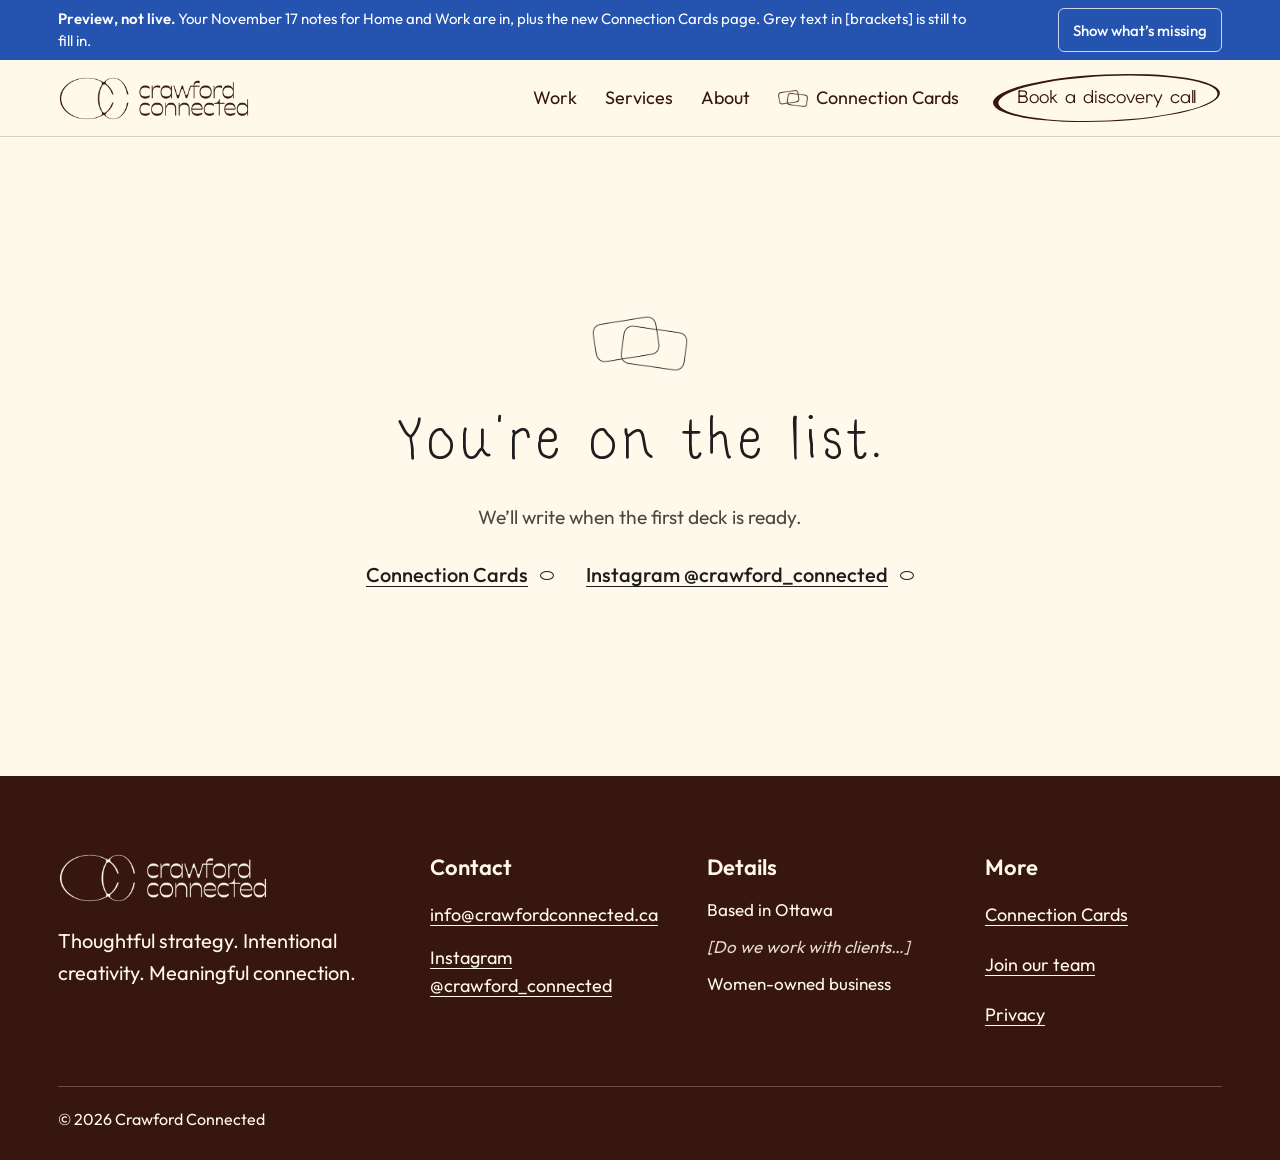
<file: thanks/cards/index.html>
<!DOCTYPE html><html lang="en-CA" data-review="clean" data-headline="b"><head><meta charset="utf-8"><meta name="viewport" content="width=device-width, initial-scale=1, viewport-fit=cover"><script>try { if (localStorage.getItem('cc-review') === 'missing') document.documentElement.dataset.review = 'missing'; var h = localStorage.getItem('cc-hl'); if (h === 'a') delete document.documentElement.dataset.headline; if (h === 'b') document.documentElement.dataset.headline = 'b'; } catch (e) {}</script><title>Thank you | Connection Cards | Crawford Connected</title><meta name="robots" content="noindex, nofollow"><meta property="og:type" content="website"><meta property="og:site_name" content="Crawford Connected"><meta property="og:locale" content="en_CA"><meta property="og:title" content="Thank you | Connection Cards | Crawford Connected"><meta property="og:image" content="https://crawfordconnected.ca/_astro/share-allie-studio.Bz2gRNS8_ZN6owB.jpg"><meta property="og:image:width" content="1200"><meta property="og:image:height" content="630"><meta property="og:image:alt" content="Allie Crawford smiling on a stool in a photo studio"><meta name="twitter:card" content="summary_large_image"><meta name="theme-color" content="#fff9ec"><link rel="icon" type="image/png" sizes="32x32" href="../../favicon-32.png"><link rel="icon" type="image/png" sizes="192x192" href="../../favicon-192.png"><link rel="apple-touch-icon" href="../../apple-touch-icon.png"><link rel="preload" href="../../site-assets/elms-sans-latin-400-normal.DxMkYH23.woff2" as="font" type="font/woff2" crossorigin><link rel="preload" href="../../site-assets/outfit-latin-400-normal.BGsTXAXT.woff2" as="font" type="font/woff2" crossorigin><style>.wordmark{-webkit-mask-image:url(../../site-assets/logo-wordmark-mask.4lhsvhzJ_eD6WB.webp);mask-image:url(../../site-assets/logo-wordmark-mask.4lhsvhzJ_eD6WB.webp)}.mark{-webkit-mask-image:url(../../site-assets/logo-submark-mask.Dviby7W-_slocp.webp);mask-image:url(../../site-assets/logo-submark-mask.Dviby7W-_slocp.webp)}.cards-mark{-webkit-mask-image:url(../../site-assets/cards-mark-small-mask.2HnKetVo_Zdc4Ur.webp);mask-image:url(../../site-assets/cards-mark-small-mask.2HnKetVo_Zdc4Ur.webp)}</style><style>.cc-mark{-webkit-mask-image:url(../../site-assets/cards-drawing-mask.DpM8HqRW_Rd37d.webp);mask-image:url(../../site-assets/cards-drawing-mask.DpM8HqRW_Rd37d.webp)}</style><link rel="stylesheet" href="../../site-assets/Base.Ds8pChG2.css"></head><body><a class="skip" href="#main">Skip to content</a><div class="preview-bar" role="region" aria-label="Preview notice" data-placeholder><div class="wrap"><p><strong>Preview, not live.</strong> Your November 17 notes for Home and Work are in, plus the new Connection Cards page. <span class="pv-clean">Grey text in [brackets] is still to fill in.</span><span class="pv-missing">Everything in blue is still to fill in.</span></p><div class="pv-tools"><button class="pv-toggle" id="pv-toggle" type="button" aria-pressed="false">Show what’s missing</button></div></div></div><script type="module">var e=document.getElementById(`pv-toggle`),t=document.documentElement,n=()=>e?.setAttribute(`aria-pressed`,String(t.dataset.review===`missing`));e?.addEventListener(`click`,()=>{let e=t.dataset.review===`missing`?`clean`:`missing`;t.dataset.review=e;try{localStorage.setItem(`cc-review`,e)}catch{}n()}),n();var r=document.querySelector(`.pv-headline`),i=document.querySelector(`.hl--a`),a=document.querySelector(`.hl--b`);if(r&&i&&a){r.hidden=!1;let e=e=>{e===`b`?t.dataset.headline=`b`:delete t.dataset.headline,i.setAttribute(`aria-hidden`,String(e===`b`)),a.setAttribute(`aria-hidden`,String(e===`a`)),r.querySelectorAll(`button`).forEach(t=>t.setAttribute(`aria-pressed`,String(t.dataset.hl===e)));try{localStorage.setItem(`cc-hl`,e)}catch{}};e(t.dataset.headline===`b`?`b`:`a`),r.addEventListener(`click`,t=>{let n=t.target.closest(`button[data-hl]`);n&&e(n.dataset.hl)})}var o=document.querySelector(`.preview-bar`);if(o){let e=()=>t.style.setProperty(`--bar-h`,`${o.offsetHeight}px`);e(),`ResizeObserver`in window&&new ResizeObserver(e).observe(o)}</script><header class="site-header" id="site-header"><div class="wrap"><a class="brand" href="../../index.html" aria-label="Crawford Connected, home"><span class="wordmark wordmark--head" aria-hidden="true"></span><span class="mark" aria-hidden="true"></span></a><nav class="nav" aria-label="Main"><a href="../../work/index.html">Work</a><a href="../../services/index.html">Services</a><a href="../../about/index.html">About</a><a href="../../connection-cards/index.html"><span class="cards-mark" aria-hidden="true"></span>Connection Cards</a></nav><a class="cta cta--sm head-cta" href="../../start/index.html"><svg class="cta__ring" viewBox="0 0 240 72" preserveAspectRatio="none" aria-hidden="true"><path fill-rule="evenodd" d="M2 36a118 34 0 1 0 236 0a118 34 0 1 0 -236 0Z M7.5 36.5a114 32 0 1 0 228 0a114 32 0 1 0 -228 0Z"></path></svg><svg class="cta__echo" viewBox="0 0 120 72" preserveAspectRatio="none" aria-hidden="true"><path d="M115.2 25.5A58 34 0 1 0 115.2 46.5"></path></svg><span class="cta__text">Book a discovery call</span></a><details class="menu" id="menu"><summary class="menu__toggle" aria-label="Menu"><span class="menu__icon" aria-hidden="true"></span><span class="menu__word">Menu</span></summary><nav class="menu__panel" aria-label="Main, phone"><a href="../../work/index.html">Work</a><a href="../../services/index.html">Services</a><a href="../../about/index.html">About</a><a href="../../connection-cards/index.html"><span class="cards-mark" aria-hidden="true"></span>Connection Cards</a><a href="../../start/index.html">Book a discovery call</a></nav></details></div></header><script type="module">var e=document.getElementById(`menu`);e&&(e.addEventListener(`click`,t=>{t.target.closest(`a`)&&(e.open=!1)}),document.addEventListener(`keydown`,t=>{t.key===`Escape`&&e.open&&(e.open=!1,e.querySelector(`summary`)?.focus())}));var t=document.getElementById(`site-header`);if(t&&t.hasAttribute(`data-clear`)){let e=()=>t.classList.toggle(`is-clear`,window.scrollY<8);e(),window.addEventListener(`scroll`,e,{passive:!0});let n=()=>setTimeout(()=>t.classList.remove(`no-anim`),150);document.readyState===`complete`?n():window.addEventListener(`load`,n)}</script><main id="main" class="cards-page"><section class="cc-thanks"><div class="wrap cc-thanks__wrap"><span class="cc-mark cc-thanks__mark" aria-hidden="true"></span><h1 class="cc-h1 hand">You’re on the list.</h1><p class="cc-thanks__line">We’ll write when the first deck is ready.</p><div class="links-row"><a class="text-link" href="../../connection-cards/index.html">Connection Cards</a><a class="text-link" href="https://www.instagram.com/crawford_connected/">Instagram @crawford_connected</a></div></div></section></main><footer class="footer"><div class="wrap"><div class="footer__grid"><div class="footer__brand"><span class="wordmark" role="img" aria-label="Crawford Connected"></span><p>Thoughtful strategy. Intentional creativity. Meaningful connection.</p></div><div class="footer__col"><h2 class="h4">Contact</h2><a href="mailto:info@crawfordconnected.ca">info@crawfordconnected.ca</a><a href="https://www.instagram.com/crawford_connected/">Instagram @crawford_connected</a></div><div class="footer__col"><h2 class="h4">Details</h2><span>Based in Ottawa</span><span><span class="fill" data-placeholder><span class="fill-full">[Do we work with clients outside Ottawa? If so, where?]</span><span class="fill-short" aria-hidden="true">[Do we work with clients…]</span></span></span><span>Women-owned business</span></div><div class="footer__col"><h2 class="h4">More</h2><a href="../../connection-cards/index.html">Connection Cards</a><a href="../../start/index.html#join-team">Join our team</a><a href="../../privacy/index.html">Privacy</a></div></div><div class="footer__legal"><span>© 2026 Crawford Connected</span></div></div></footer></body></html>
</file>
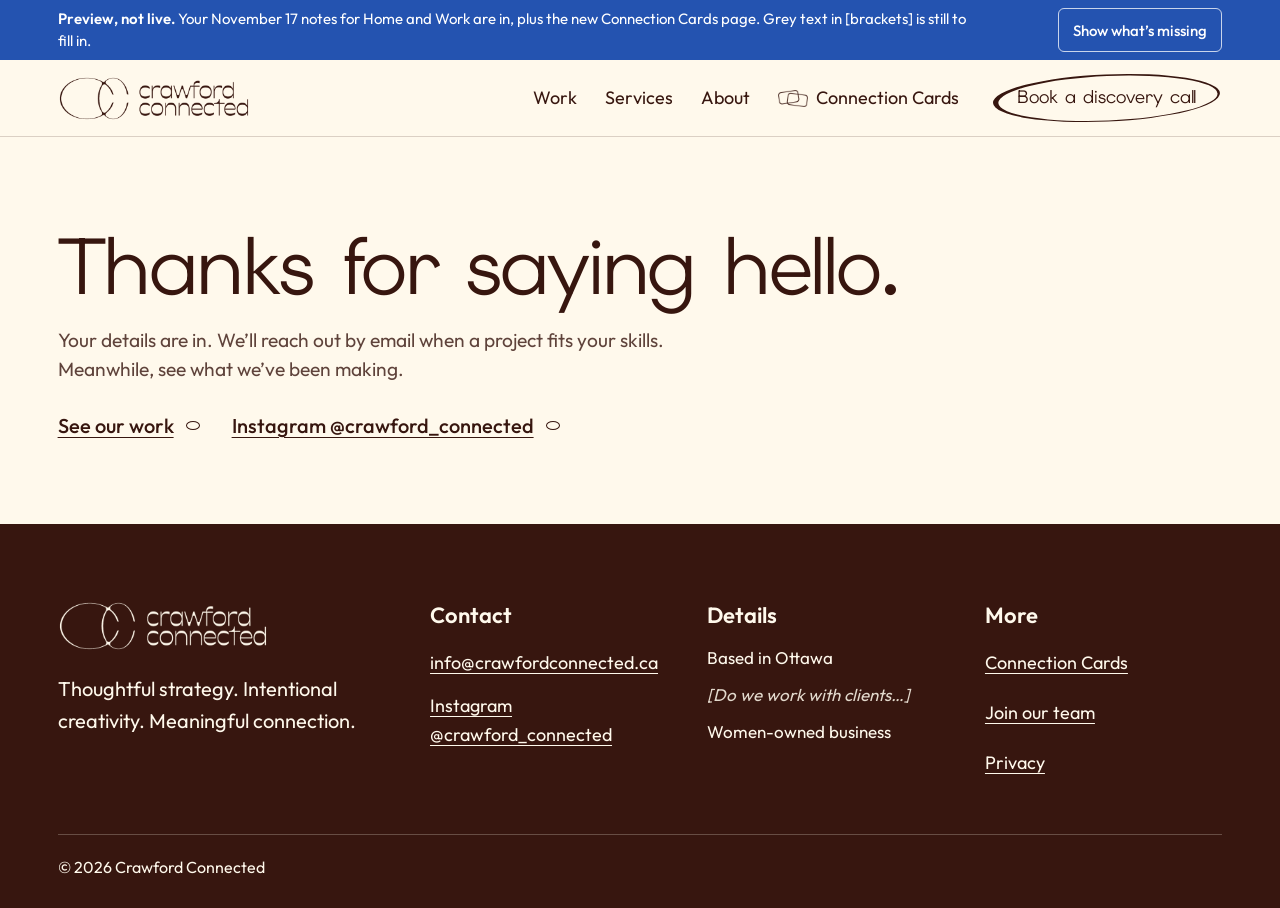
<file: thanks/team/index.html>
<!DOCTYPE html><html lang="en-CA" data-review="clean" data-headline="b"><head><meta charset="utf-8"><meta name="viewport" content="width=device-width, initial-scale=1, viewport-fit=cover"><script>try { if (localStorage.getItem('cc-review') === 'missing') document.documentElement.dataset.review = 'missing'; var h = localStorage.getItem('cc-hl'); if (h === 'a') delete document.documentElement.dataset.headline; if (h === 'b') document.documentElement.dataset.headline = 'b'; } catch (e) {}</script><title>Thank you | Crawford Connected</title><meta name="robots" content="noindex, nofollow"><meta property="og:type" content="website"><meta property="og:site_name" content="Crawford Connected"><meta property="og:locale" content="en_CA"><meta property="og:title" content="Thank you | Crawford Connected"><meta property="og:image" content="https://crawfordconnected.ca/_astro/share-allie-studio.Bz2gRNS8_ZN6owB.jpg"><meta property="og:image:width" content="1200"><meta property="og:image:height" content="630"><meta property="og:image:alt" content="Allie Crawford smiling on a stool in a photo studio"><meta name="twitter:card" content="summary_large_image"><meta name="theme-color" content="#fff9ec"><link rel="icon" type="image/png" sizes="32x32" href="../../favicon-32.png"><link rel="icon" type="image/png" sizes="192x192" href="../../favicon-192.png"><link rel="apple-touch-icon" href="../../apple-touch-icon.png"><link rel="preload" href="../../site-assets/elms-sans-latin-400-normal.DxMkYH23.woff2" as="font" type="font/woff2" crossorigin><link rel="preload" href="../../site-assets/outfit-latin-400-normal.BGsTXAXT.woff2" as="font" type="font/woff2" crossorigin><style>.wordmark{-webkit-mask-image:url(../../site-assets/logo-wordmark-mask.4lhsvhzJ_eD6WB.webp);mask-image:url(../../site-assets/logo-wordmark-mask.4lhsvhzJ_eD6WB.webp)}.mark{-webkit-mask-image:url(../../site-assets/logo-submark-mask.Dviby7W-_slocp.webp);mask-image:url(../../site-assets/logo-submark-mask.Dviby7W-_slocp.webp)}.cards-mark{-webkit-mask-image:url(../../site-assets/cards-mark-small-mask.2HnKetVo_Zdc4Ur.webp);mask-image:url(../../site-assets/cards-mark-small-mask.2HnKetVo_Zdc4Ur.webp)}</style><link rel="stylesheet" href="../../site-assets/Base.Ds8pChG2.css"></head><body><a class="skip" href="#main">Skip to content</a><div class="preview-bar" role="region" aria-label="Preview notice" data-placeholder><div class="wrap"><p><strong>Preview, not live.</strong> Your November 17 notes for Home and Work are in, plus the new Connection Cards page. <span class="pv-clean">Grey text in [brackets] is still to fill in.</span><span class="pv-missing">Everything in blue is still to fill in.</span></p><div class="pv-tools"><button class="pv-toggle" id="pv-toggle" type="button" aria-pressed="false">Show what’s missing</button></div></div></div><script type="module">var e=document.getElementById(`pv-toggle`),t=document.documentElement,n=()=>e?.setAttribute(`aria-pressed`,String(t.dataset.review===`missing`));e?.addEventListener(`click`,()=>{let e=t.dataset.review===`missing`?`clean`:`missing`;t.dataset.review=e;try{localStorage.setItem(`cc-review`,e)}catch{}n()}),n();var r=document.querySelector(`.pv-headline`),i=document.querySelector(`.hl--a`),a=document.querySelector(`.hl--b`);if(r&&i&&a){r.hidden=!1;let e=e=>{e===`b`?t.dataset.headline=`b`:delete t.dataset.headline,i.setAttribute(`aria-hidden`,String(e===`b`)),a.setAttribute(`aria-hidden`,String(e===`a`)),r.querySelectorAll(`button`).forEach(t=>t.setAttribute(`aria-pressed`,String(t.dataset.hl===e)));try{localStorage.setItem(`cc-hl`,e)}catch{}};e(t.dataset.headline===`b`?`b`:`a`),r.addEventListener(`click`,t=>{let n=t.target.closest(`button[data-hl]`);n&&e(n.dataset.hl)})}var o=document.querySelector(`.preview-bar`);if(o){let e=()=>t.style.setProperty(`--bar-h`,`${o.offsetHeight}px`);e(),`ResizeObserver`in window&&new ResizeObserver(e).observe(o)}</script><header class="site-header" id="site-header"><div class="wrap"><a class="brand" href="../../index.html" aria-label="Crawford Connected, home"><span class="wordmark wordmark--head" aria-hidden="true"></span><span class="mark" aria-hidden="true"></span></a><nav class="nav" aria-label="Main"><a href="../../work/index.html">Work</a><a href="../../services/index.html">Services</a><a href="../../about/index.html">About</a><a href="../../connection-cards/index.html"><span class="cards-mark" aria-hidden="true"></span>Connection Cards</a></nav><a class="cta cta--sm head-cta" href="../../start/index.html"><svg class="cta__ring" viewBox="0 0 240 72" preserveAspectRatio="none" aria-hidden="true"><path fill-rule="evenodd" d="M2 36a118 34 0 1 0 236 0a118 34 0 1 0 -236 0Z M7.5 36.5a114 32 0 1 0 228 0a114 32 0 1 0 -228 0Z"></path></svg><svg class="cta__echo" viewBox="0 0 120 72" preserveAspectRatio="none" aria-hidden="true"><path d="M115.2 25.5A58 34 0 1 0 115.2 46.5"></path></svg><span class="cta__text">Book a discovery call</span></a><details class="menu" id="menu"><summary class="menu__toggle" aria-label="Menu"><span class="menu__icon" aria-hidden="true"></span><span class="menu__word">Menu</span></summary><nav class="menu__panel" aria-label="Main, phone"><a href="../../work/index.html">Work</a><a href="../../services/index.html">Services</a><a href="../../about/index.html">About</a><a href="../../connection-cards/index.html"><span class="cards-mark" aria-hidden="true"></span>Connection Cards</a><a href="../../start/index.html">Book a discovery call</a></nav></details></div></header><script type="module">var e=document.getElementById(`menu`);e&&(e.addEventListener(`click`,t=>{t.target.closest(`a`)&&(e.open=!1)}),document.addEventListener(`keydown`,t=>{t.key===`Escape`&&e.open&&(e.open=!1,e.querySelector(`summary`)?.focus())}));var t=document.getElementById(`site-header`);if(t&&t.hasAttribute(`data-clear`)){let e=()=>t.classList.toggle(`is-clear`,window.scrollY<8);e(),window.addEventListener(`scroll`,e,{passive:!0});let n=()=>setTimeout(()=>t.classList.remove(`no-anim`),150);document.readyState===`complete`?n():window.addEventListener(`load`,n)}</script><main id="main"><section class="page-head"><div class="wrap"><h1 class="h1">Thanks for saying hello.</h1><p class="lead">Your details are in. We’ll reach out by email when a project fits your skills. Meanwhile, see what we’ve been making.</p><div class="links-row"><a class="text-link" href="../../work/index.html">See our work</a><a class="text-link" href="https://www.instagram.com/crawford_connected/">Instagram @crawford_connected</a></div></div></section></main><footer class="footer"><div class="wrap"><div class="footer__grid"><div class="footer__brand"><span class="wordmark" role="img" aria-label="Crawford Connected"></span><p>Thoughtful strategy. Intentional creativity. Meaningful connection.</p></div><div class="footer__col"><h2 class="h4">Contact</h2><a href="mailto:info@crawfordconnected.ca">info@crawfordconnected.ca</a><a href="https://www.instagram.com/crawford_connected/">Instagram @crawford_connected</a></div><div class="footer__col"><h2 class="h4">Details</h2><span>Based in Ottawa</span><span><span class="fill" data-placeholder><span class="fill-full">[Do we work with clients outside Ottawa? If so, where?]</span><span class="fill-short" aria-hidden="true">[Do we work with clients…]</span></span></span><span>Women-owned business</span></div><div class="footer__col"><h2 class="h4">More</h2><a href="../../connection-cards/index.html">Connection Cards</a><a href="../../start/index.html#join-team">Join our team</a><a href="../../privacy/index.html">Privacy</a></div></div><div class="footer__legal"><span>© 2026 Crawford Connected</span></div></div></footer></body></html>
</file>
<file: site-assets/Base.Ds8pChG2.css>
@font-face{font-family:Elms Sans;font-style:normal;font-display:swap;font-weight:400;src:url(elms-sans-latin-400-normal.DxMkYH23.woff2)format("woff2"),url(elms-sans-latin-400-normal.G1Rh0PHe.woff)format("woff")}@font-face{font-family:Outfit;font-style:normal;font-display:swap;font-weight:400;src:url(outfit-latin-400-normal.BGsTXAXT.woff2)format("woff2"),url(outfit-latin-400-normal.DMwTpYkH.woff)format("woff")}@font-face{font-family:Outfit;font-style:normal;font-display:swap;font-weight:500;src:url(outfit-latin-500-normal.DKnIMDSk.woff2)format("woff2"),url(outfit-latin-500-normal.ClnHRwRh.woff)format("woff")}@font-face{font-family:Outfit;font-style:normal;font-display:swap;font-weight:600;src:url(outfit-latin-600-normal.B7SfZ07L.woff2)format("woff2"),url(outfit-latin-600-normal.BEfTtDA7.woff)format("woff")}:root{--paper:#fff9ec;--field:#fffdf7;--ink:#37160f;--ink-soft:#5f433b;--paper-soft:#fff9ecdb;--sky:#ccdde6;--wash:#37160f0f;--moss:#4f6250;--moss-deep:#3e4e40;--rule:#37160f2e;--rule-on-dark:#fff9ec3d;--scrim:33, 13, 9;--ph-mark:#2453b0;--ph-bg:#e7edfa;--ph-line:#9db3e3;--ph-grey:#5b5650;--display:"Elms Sans", "Outfit", ui-sans-serif, system-ui, sans-serif;--text:"Outfit", ui-sans-serif, system-ui, -apple-system, "Segoe UI", sans-serif;--fs-display:clamp(2.75rem, 6.2vw, 5.5rem);--fs-h2:clamp(2rem, 3.6vw, 3.25rem);--fs-statement:clamp(1.5rem, 2.6vw, 2.25rem);--fs-lead:clamp(1.1875rem, 1.5vw, 1.4375rem);--fs-h3:1.375rem;--fs-body:clamp(1.125rem, 1.05rem + .3vw, 1.25rem);--fs-label:1rem;--s1:4px;--s2:8px;--s3:12px;--s4:16px;--s5:24px;--s6:32px;--s7:48px;--s8:64px;--s9:96px;--s10:128px;--s11:160px;--section:clamp(88px, 11vw, 168px);--section-tight:clamp(56px, 7vw, 104px);--gutter:clamp(20px, 4.5vw, 64px);--col-gap:clamp(16px, 2vw, 32px);--max:1280px;--max-wide:1560px;--header-h:76px;--bar-h:0px;--r-small:6px;--ease:cubic-bezier(.2, .7, .2, 1);color-scheme:light;accent-color:var(--moss);scrollbar-color:var(--ink-soft) var(--paper)}:root:has(.preview-bar){--bar-h:48px}html{scroll-behavior:smooth;-webkit-text-size-adjust:100%;scroll-padding-top:96px}body{background:var(--paper);color:var(--ink);font-family:var(--text);font-size:var(--fs-body);-webkit-font-smoothing:antialiased;margin:0;line-height:1.6}::selection{background:var(--sky);color:var(--ink)}h1,h2,h3,h4,p,ul,ol,dl,dd,figure,fieldset,blockquote{margin:0}ul,ol{padding:0;list-style:none}li{text-wrap:pretty}a{color:inherit;text-underline-offset:.22em;text-decoration-thickness:1px}img,svg,video{max-width:100%}main{overflow-x:clip}[hidden]{display:none!important}.wrap{max-width:var(--max);padding-left:max(var(--gutter), env(safe-area-inset-left,0px));padding-right:max(var(--gutter), env(safe-area-inset-right,0px));margin-inline:auto}.wrap--wide{max-width:var(--max-wide)}.grid{column-gap:var(--col-gap);grid-template-columns:repeat(12,minmax(0,1fr));display:grid}.grid>*{min-width:0}.skip{z-index:50;background:var(--ink);color:var(--paper);padding:12px 18px;position:absolute;top:-80px;left:12px}.skip:focus{top:12px}.vh{clip:rect(0 0 0 0);white-space:nowrap;width:1px;height:1px;position:absolute;overflow:hidden}.h1{font-family:var(--display);font-weight:400;font-size:var(--fs-display);letter-spacing:-.03em;word-spacing:-.04em;text-wrap:balance;line-height:1}.h2{font-family:var(--display);font-weight:400;font-size:var(--fs-h2);letter-spacing:-.02em;word-spacing:-.04em;text-wrap:balance;line-height:1.06}.statement{font-family:var(--display);font-weight:400;font-size:var(--fs-statement);letter-spacing:-.015em;word-spacing:-.04em;text-wrap:balance;max-width:34ch;line-height:1.2}.h3{font-weight:600;font-size:var(--fs-h3);letter-spacing:-.005em;text-wrap:balance;line-height:1.25}.h4{font-size:1.125rem;font-weight:500;line-height:1.3}.label{font-weight:500;font-size:var(--fs-label);color:var(--ink-soft);line-height:1.4}p{text-wrap:pretty;max-width:62ch}dd{text-wrap:pretty}.lead{font-size:var(--fs-lead);color:var(--ink-soft);line-height:1.5}.small{font-size:1rem}.soft{color:var(--ink-soft)}:focus-visible{outline:2px solid var(--ink);outline-offset:3px}.band--ink{background:var(--ink);color:var(--paper)}.band--ink :is(.lead,.soft,.label,p){color:var(--paper-soft)}.band--ink :focus-visible{outline-color:var(--paper)}.band--ink .dots li:before{border-color:var(--paper)}.band--ink .fill{color:inherit;background:#fff9ec24;border-bottom-color:currentColor}.text-link{align-items:center;gap:12px;min-height:44px;font-weight:500;text-decoration:underline 1px;display:inline-flex}.text-link:after{content:"";box-sizing:border-box;width:14px;height:9px;transition:transform .3s var(--ease);border:1.4px solid;border-radius:50%;flex:none}@media (hover:hover){.text-link:hover:after{transform:translate(4px)}}.cta{box-sizing:border-box;min-height:62px;color:inherit;font:400 1.25rem/1.1 var(--display);letter-spacing:-.005em;word-spacing:-.04em;white-space:nowrap;place-items:center;padding:14px 36px 16px;text-decoration:none;display:inline-grid;position:relative}.cta--sm{min-height:50px;padding:10px 26px 12px;font-size:1.125rem}.cta__text{position:relative}.cta__ring{fill:currentColor;width:100%;height:100%;transition:transform .45s var(--ease);position:absolute;inset:0;overflow:visible;transform:rotate(-2.5deg)}.cta__echo{fill:none;stroke:currentColor;stroke-width:1.6px;vector-effect:non-scaling-stroke;opacity:0;width:44%;height:88%;transition:opacity .3s ease, transform .5s var(--ease);position:absolute;top:6%;right:-20%;overflow:visible;transform:translate(-16px)}.cta:focus-visible{outline-offset:6px;border-radius:50%;outline:2px solid}.cta:focus-visible .cta__echo{opacity:1;transform:none}@media (hover:hover){.cta:hover .cta__ring{transform:rotate(.5deg)}.cta:hover .cta__echo{opacity:1;transform:none}}.oval-btn{background:var(--moss);min-height:66px;color:var(--paper);font:400 1.25rem/1 var(--display);word-spacing:-.04em;cursor:pointer;border:0;border-radius:50%;place-items:center;padding:0 44px;transition:background-color .2s;display:inline-grid}.oval-btn:hover{background:var(--moss-deep)}.oval-btn:focus-visible{outline-offset:5px}.dots{gap:8px;display:grid}.dots li{align-items:baseline;gap:12px;display:flex}.dots li:before{content:"";border:1.3px solid var(--ink-soft);box-sizing:border-box;border-radius:50%;flex:none;width:10px;height:7px;transform:translateY(-1px)}.photo{border-radius:var(--r-small);background:var(--wash);max-width:100%;margin:0;position:relative;overflow:hidden}.photo img{object-fit:cover;width:100%;height:100%;display:block}.photo--45{aspect-ratio:4/5}.photo--34{aspect-ratio:3/4}.photo--32{aspect-ratio:3/2}.photo--169{aspect-ratio:16/9}.photo--oval{aspect-ratio:11/15;border-radius:50%}.preview-bar{background:var(--ph-mark);color:#fff;font-size:.9375rem;line-height:1.45}.preview-bar .wrap{flex-wrap:wrap;justify-content:space-between;align-items:center;gap:6px 20px;padding-block:8px;display:flex}.preview-bar p{max-width:92ch}.pv-toggle{color:#fff;cursor:pointer;border-radius:var(--r-small);min-height:44px;font:500 .9375rem/1 var(--text);background:0 0;border:1px solid #ffffffbf;padding:0 14px}.pv-toggle[aria-pressed=true]{color:var(--ph-mark);background:#fff}.pv-tools{flex-wrap:wrap;align-items:center;gap:8px 16px;display:flex}.pv-headline{align-items:center;gap:6px;display:inline-flex}.pv-headline__label{margin-right:2px;font-weight:500}.pv-hl{color:#fff;cursor:pointer;border-radius:var(--r-small);min-width:44px;min-height:44px;font:600 .9375rem/1 var(--text);background:0 0;border:1px solid #ffffffbf;padding:0 10px}.pv-hl[aria-pressed=true]{color:var(--ph-mark);background:#fff}.pv-hl:focus-visible,.pv-toggle:focus-visible{outline-offset:2px;outline:2px solid #fff}html[data-review=clean] .pv-missing,html:not([data-review=clean]) .pv-clean{display:none}.fill{border-bottom:1px dashed var(--ph-mark);color:var(--ph-mark);-webkit-box-decoration-break:clone;box-decoration-break:clone;background:#2453b014;border-radius:2px;padding:0 .15em}.band--moss .fill,.footer .fill,.hero .fill,.link-band .fill{color:inherit;background:#fff9ec24;border-bottom-color:currentColor}.fill-short{display:none}.tag{border:1px dashed var(--ph-mark);border-radius:var(--r-small);background:var(--ph-bg);min-height:30px;color:var(--ph-mark);font:500 1rem/1.2 var(--text);place-self:start;align-items:center;gap:8px;padding:4px 10px;display:inline-flex}.ph{background:repeating-linear-gradient(135deg, #2453b024 0 1px, transparent 1px 14px), var(--ph-bg);color:var(--ph-mark);place-items:center;display:grid}.ph-inner{text-align:center;justify-items:center;gap:8px;max-width:34ch;padding:20px;display:grid}.ph-icon{fill:none;stroke:currentColor;stroke-width:1.5px;width:30px;height:30px}.ph-tag{font:600 1rem/1 var(--text);letter-spacing:.04em;background:var(--paper);border:1px dashed var(--ph-mark);border-radius:var(--r-small);padding:7px 9px}.ph-cap{font-size:1rem;line-height:1.4}html[data-review=clean] .fill{color:var(--ph-grey);background:0 0;border:0;padding:0;font-style:italic}html[data-review=clean] :is(.band--moss,.footer,.hero,.link-band,.cc-close) .fill{color:inherit;opacity:.86}html[data-review=clean] .fill-short{display:inline}html[data-review=clean] .fill:has(.fill-short)>.fill-full{clip:rect(0 0 0 0);white-space:nowrap;width:1px;height:1px;position:absolute;overflow:hidden}html[data-review=clean] .tag{border-color:var(--ph-grey);color:var(--ph-grey);background:0 0}html[data-review=clean] .ph{background:var(--wash);color:var(--ink-soft)}html[data-review=clean] :is(.ph-cap,.ph-icon){display:none}html[data-review=clean] .ph-tag{color:var(--ink-soft);letter-spacing:.06em;background:0 0;border:0;padding:0}.site-header{top:env(safe-area-inset-top,0px);z-index:10;background:var(--paper);border-bottom:1px solid var(--rule);color:var(--ink);transition:background-color .35s,border-color .35s,color .35s;position:sticky;overflow:clip visible}.site-header.no-anim{transition:none}.site-header.is-clear:not(:has(.menu[open])){color:var(--paper);background:0 0;border-color:#0000}.site-header.is-clear :focus-visible{outline-color:var(--paper)}.site-header .wrap{min-height:var(--header-h);align-items:center;gap:20px;display:flex}.brand{min-height:44px;color:inherit;align-items:center;margin-right:auto;display:inline-flex}.wordmark,.mark{background:currentColor;-webkit-mask-position:50%;mask-position:50%;-webkit-mask-size:contain;mask-size:contain;-webkit-mask-repeat:no-repeat;mask-repeat:no-repeat}.wordmark{aspect-ratio:1225/290;width:clamp(156px,15vw,196px);display:block}.mark{aspect-ratio:875/547;width:58px;display:none}.nav{gap:4px;display:flex}.nav a{white-space:nowrap;align-items:center;min-height:44px;padding:0 12px;font-size:1.125rem;text-decoration:none;display:inline-flex}.nav a:hover,.nav a[aria-current=page]{text-decoration:underline}.cards-mark{aspect-ratio:160/92;background:currentColor;flex:none;width:30px;margin-right:8px;display:inline-block;-webkit-mask-position:50%;mask-position:50%;-webkit-mask-size:contain;mask-size:contain;-webkit-mask-repeat:no-repeat;mask-repeat:no-repeat}.menu__panel .cards-mark{width:36px;margin-right:12px}.menu{display:none}.menu__toggle{cursor:pointer;min-width:44px;min-height:44px;font:500 1.125rem/1 var(--text);justify-content:center;align-items:center;gap:10px;padding:0 4px;list-style:none;display:inline-flex}.menu__toggle::-webkit-details-marker{display:none}.menu__icon{box-sizing:border-box;border-block:1.5px solid;width:20px;height:11px;position:relative}.menu[open] .menu__icon{border-block-color:#0000}.menu[open] .menu__icon:before,.menu[open] .menu__icon:after{content:"";border-top:1.5px solid;position:absolute;top:50%;left:0;right:0;transform:rotate(40deg)}.menu[open] .menu__icon:after{transform:rotate(-40deg)}.menu__panel{background:var(--paper);color:var(--ink);border-bottom:1px solid var(--rule);padding:8px max(var(--gutter), env(safe-area-inset-right,0px)) 20px max(var(--gutter), env(safe-area-inset-left,0px));display:grid;position:absolute;top:100%;left:0;right:0}.menu__panel a{border-top:1px solid var(--rule);min-height:56px;font:400 1.5rem/1.1 var(--display);word-spacing:-.04em;align-items:center;text-decoration:none;display:flex}.menu__panel a:first-child{border-top:0}.menu__panel a[aria-current=page]{text-decoration:underline}.menu__panel :focus-visible{outline-color:var(--ink)}.hero{isolation:isolate;min-height:max(520px, calc(100svh - var(--bar-h)));margin-top:calc(-1 * var(--header-h));background:var(--ink);color:var(--paper);align-items:end;display:grid;position:relative;overflow:hidden}.hero__media{z-index:-2;grid-template-columns:repeat(3,minmax(0,1fr));gap:6px;display:grid;position:absolute;inset:0}.hero__clip{object-fit:cover;background:var(--ink);width:100%;height:100%;display:block}.hero__clip--main{object-position:62% 70%}.hero__scrim{z-index:-1;pointer-events:none;background:linear-gradient(to top, rgba(var(--scrim), .9) 0%, rgba(var(--scrim), .84) 40%, rgba(var(--scrim), .62) 60%, rgba(var(--scrim), .16) 80%, rgba(var(--scrim), 0) 90%), linear-gradient(to bottom, rgba(var(--scrim), .68) 0, rgba(var(--scrim), 0) 170px);position:absolute;inset:0}.hero .wrap{box-sizing:border-box;width:100%;padding-block:calc(var(--header-h) + 48px) clamp(40px, 7vh, 88px)}.hero__copy{justify-items:start;gap:26px;max-width:820px;display:grid}.hero .h1{max-width:20ch}.hero__h1{display:grid}.hl{grid-area:1/1}.hl--b,html[data-headline=b] .hl--a{visibility:hidden}html[data-headline=b] .hl--b{visibility:visible}.hero .lead{color:var(--paper);max-width:46ch}.hero .cta{margin-top:6px;margin-left:-6px}.hero :focus-visible{outline-color:var(--paper)}.hero__pause{z-index:1;right:max(var(--gutter), env(safe-area-inset-right,0px));min-height:44px;color:var(--paper);font:500 1.125rem/1 var(--text);cursor:pointer;background:0 0;border:0;align-items:center;gap:10px;padding:0 4px;display:inline-flex;position:absolute;bottom:clamp(40px,7vh,88px)}.hero__pause:hover .hero__pause-text{text-underline-offset:.22em;text-decoration:underline}.hero__pause svg{fill:currentColor;width:12px;height:14px}.hero__pause .i-play,.hero__pause[aria-pressed=true] .i-pause{display:none}.hero__pause[aria-pressed=true] .i-play{display:block}.opener{--inline:max(var(--gutter), env(safe-area-inset-left,0px), calc((100vw - var(--max)) / 2 + var(--gutter)));isolation:isolate;min-height:clamp(420px,68svh,720px);margin-top:calc(-1 * var(--header-h));display:grid;position:relative;overflow:clip}.opener__panel{align-content:end;gap:var(--s7);min-width:0;padding:calc(var(--header-h) + var(--s8)) var(--inline) clamp(40px, 7vh, 88px);display:grid}.opener__copy{gap:var(--s5);justify-items:start;min-width:0;display:grid}.opener .h1{max-width:16ch}.opener .lead,.opener .label{max-width:46ch}.opener__media{min-width:0}.opener__media>.photo{background:#fff9ec0f;border-radius:0;width:100%;height:100%}.opener--photo .opener__media{z-index:-2;position:absolute;inset:0}.opener__scrim{z-index:-1;pointer-events:none;background:linear-gradient(to top, rgba(var(--scrim), .9) 0%, rgba(var(--scrim), .8) 34%, rgba(var(--scrim), .5) 62%, rgba(var(--scrim), .2) 82%, rgba(var(--scrim), .1) 100%), linear-gradient(to bottom, rgba(var(--scrim), .68) 0, rgba(var(--scrim), 0) 170px);position:absolute;inset:0}.opener--split{grid-template-columns:minmax(0,7fr) minmax(0,5fr)}.opener--split .opener__panel{grid-area:1/1;padding-right:clamp(32px,5vw,80px)}.opener--split .opener__media{grid-area:1/2;position:relative}.opener--split .opener__media>.photo{position:absolute;inset:0}.opener--split .opener__media:has(>.photo):after{content:"";pointer-events:none;background:linear-gradient(to bottom, rgba(var(--scrim), .62), rgba(var(--scrim), 0));height:170px;position:absolute;inset:0 0 auto}.opener--bare{grid-template-columns:minmax(0,1fr)}.opener--moss{min-height:0}.opener--moss .opener__panel{padding-bottom:var(--section);align-content:start}.opener--about{z-index:1;overflow:visible}.opener--about .opener__media{padding:calc(var(--header-h) + var(--s6)) 0 0 0;place-items:end;display:grid}.duo-mark{width:min(28vw,380px);margin:0 calc(min(28vw,380px)/2.17391) -64px 0;position:relative}.duo-mark__photo{width:100%;box-shadow:0 0 0 1px var(--rule-on-dark)}.duo-mark__echo{fill:none;width:62%;height:100%;stroke:var(--paper);stroke-width:1.5px;vector-effect:non-scaling-stroke;position:absolute;top:-64px;left:82%;overflow:visible}.section .wrap{padding-block:var(--section)}.section--flush-top .wrap{padding-top:0}.band--soft{background:var(--field);border-block:1px solid var(--rule)}.band--moss{background:var(--moss);color:var(--paper)}.band--moss :focus-visible{outline-color:var(--paper)}.band--moss .lead,.band--moss .soft{color:var(--paper)}.section-head{gap:16px;margin-bottom:clamp(36px,4.5vw,64px);display:grid}.section-head--row{grid-template-columns:minmax(0,1fr) auto;align-items:end;column-gap:32px}.page-head .wrap{gap:20px;padding-block:clamp(56px,7vw,112px) clamp(48px,6vw,88px);display:grid}.page-head .h1{max-width:18ch}.page-head .lead{max-width:48ch}.split{grid-template-columns:minmax(0,4fr) minmax(0,8fr);align-items:start;gap:24px clamp(32px,6vw,96px);display:grid}.split__body{gap:18px;min-width:0;display:grid}.split__body p{color:var(--ink-soft)}.rule-top{border-top:1px solid var(--rule)}:is(.svc+.svc,.blk+.blk:not(.blk--band))>.wrap{position:relative}:is(.svc+.svc,.blk+.blk:not(.blk--band))>.wrap:before{content:"";top:0;left:max(var(--gutter), env(safe-area-inset-left,0px));right:max(var(--gutter), env(safe-area-inset-right,0px));border-top:1px solid var(--rule);position:absolute}.stack{gap:20px;min-width:0;display:grid}.stack--sm{gap:12px}.connect .wrap{padding-block:var(--section);grid-template-columns:minmax(0,1fr) minmax(0,1fr);align-items:center;gap:clamp(32px,6vw,96px);display:grid}.connect__text{gap:22px;min-width:0;display:grid}.connect__text p{color:var(--ink);font-size:var(--fs-lead);line-height:1.5}.stage{justify-self:center;width:100%;max-width:560px}.stage__svg{width:100%;height:auto;display:block;overflow:visible}.stage__ink{fill:var(--ink)}.section--rule .wrap{position:relative}.section--rule .wrap:before{content:"";top:0;left:max(var(--gutter), env(safe-area-inset-left,0px));right:max(var(--gutter), env(safe-area-inset-right,0px));border-top:1px solid var(--rule);position:absolute}.index{border-bottom:1px solid var(--rule)}.index__row{padding-block:var(--s6);border-top:1px solid var(--rule);color:inherit;transition:background-color .3s var(--ease);align-items:center;text-decoration:none}.index__num{font-weight:500;font-size:var(--fs-label);font-variant-numeric:tabular-nums;color:var(--ink-soft);grid-column:1;align-self:start;padding-top:.6em}.index__name{font-family:var(--display);font-weight:400;font-size:var(--fs-h2);letter-spacing:-.02em;word-spacing:-.04em;text-wrap:balance;color:var(--ink);text-underline-offset:.14em;transition:text-decoration-color .2s var(--ease);grid-column:2/8;line-height:1.06;text-decoration-line:underline;text-decoration-color:#0000;text-decoration-thickness:1.5px}.index__text{max-width:30ch;color:var(--ink-soft);text-wrap:pretty;grid-column:8/11;margin:0;font-size:1rem;line-height:1.55}.index__photo{aspect-ratio:4/3;border-radius:6px;grid-column:11/13;margin:0;overflow:hidden}.index__photo img{object-fit:cover;width:100%;height:100%;transition:transform .6s var(--ease), filter .4s var(--ease);filter:saturate(.85)}.index__row:is(:hover,:focus-visible) .index__name{text-decoration-color:currentColor}.index__row:is(:hover,:focus-visible) .index__photo img{filter:saturate();transform:scale(1.05)}.index__row:focus-visible{outline-offset:-2px}@media (prefers-reduced-motion:reduce){.index__photo img{transition:none}.index__row:is(:hover,:focus-visible) .index__photo img{transform:none}}.home-projects .section-head{margin-bottom:var(--s7)}.hp{row-gap:var(--s8)}.hp__card{grid-template-rows:subgrid;gap:var(--s5);grid-area:span 2/span 6;display:grid}.hp[data-count="2"] .hp__card:first-child{grid-column:1/9}.hp[data-count="2"] .hp__card:last-child{grid-column:9/13}.hp[data-count="1"] .hp__card{grid-column:1/9}.hp__media{min-height:0;display:block}.hp__media .photo{aspect-ratio:16/9}.hp[data-count="2"] .hp__card:last-child .photo{aspect-ratio:auto;height:100%}.hp[data-count="2"] .hp__card:last-child .photo img{position:absolute;inset:0}.hp__text{gap:var(--s3);align-content:start;justify-items:start;display:grid}.hp__text p{max-width:56ch}.testimonial__box{justify-items:center;gap:var(--s5);text-align:center;grid-column:3/11;max-width:52rem;margin:0 auto;display:grid}.testimonial__mark{border:1.5px solid var(--ink-soft);box-sizing:border-box;border-radius:50%;width:44px;height:28px}.testimonial .statement{max-width:30ch}.testimonial .statement p{max-width:none}.testimonial__by{justify-items:center;gap:var(--s1);display:grid}.testimonial__name{font-weight:500}.card{align-content:start;gap:10px;min-width:0;display:grid}.card .photo{margin-bottom:8px}.duo .wrap{align-items:center;row-gap:var(--s7);padding-block:var(--section)}.duo__photo{grid-column:2/6;width:100%}.duo__copy{grid-column:7/13;justify-items:start;gap:18px;min-width:0;display:grid}.duo__copy p:not(.lead){color:var(--ink-soft)}.page-head.duo .wrap{padding-block:clamp(56px,7vw,104px)}.page-head.duo .duo__photo{width:min(100%,380px)}.close .wrap{justify-items:start;gap:22px;padding-block:clamp(64px,8vw,120px);display:grid}.close .h2{max-width:22ch}.close .cta{margin-top:8px;margin-left:-6px}.fit{grid-template-columns:repeat(2,minmax(0,1fr));gap:28px clamp(32px,5vw,80px);width:100%;margin-top:10px;display:grid}.fit__col{border-top:1px solid var(--rule-on-dark);align-content:start;gap:14px;padding-top:18px;display:grid}.fit .dots{font-size:var(--fs-body);gap:12px}.band--moss .dots li:before{border-color:var(--paper)}.start-paths .section-head{max-width:52rem}.paths{max-width:1040px;margin:var(--s7) auto 0;grid-template-columns:repeat(2,minmax(0,1fr));display:grid}.path{align-content:center;justify-items:center;gap:var(--s3);aspect-ratio:1.45;box-sizing:border-box;text-align:center;min-width:0;min-height:100%;padding:13% 17%;display:grid;position:relative;transform:rotate(-1.5deg)}.path+.path{margin-left:-7%;transform:rotate(1.5deg)}.path>*{max-width:26ch;position:relative}.path p{color:var(--ink-soft)}.path__ring{width:100%;height:100%;fill:var(--ink);max-width:none;position:absolute;inset:0;overflow:visible}.then{justify-items:center;gap:var(--s2);text-align:center;margin:0 auto;display:grid}.then:before{content:"";background:var(--ink);width:1px;height:48px;margin-bottom:var(--s3)}.then .lead{color:var(--ink);max-width:40ch}.svc-nav{top:calc(var(--header-h) + var(--s5));align-self:start;gap:var(--s5);grid-column:1/5;display:grid;position:sticky}.svc-nav__list{border-top:1px solid var(--rule)}.svc-nav__list a{justify-content:space-between;align-items:center;gap:var(--s3);min-height:56px;padding-block:var(--s2);border-bottom:1px solid var(--rule);color:var(--ink-soft);font-size:var(--fs-h3);transition:color .2s var(--ease);line-height:1.25;text-decoration:none;display:flex}.svc-nav__list a:after{content:"";box-sizing:border-box;opacity:0;width:16px;height:11px;transition:opacity .2s var(--ease), transform .3s var(--ease);border:1.4px solid;border-radius:50%;flex:none}.svc-nav__list a:hover{color:var(--ink);text-decoration:underline}.svc-nav__list a[aria-current=true]{color:var(--ink)}.svc-nav__list a[aria-current=true]:after{opacity:1}.svc-panels{grid-column:6/13;display:grid}.panel{gap:var(--s6);align-content:start;min-width:0;display:grid}.panel+.panel{margin-top:var(--section-tight);padding-top:var(--section-tight);border-top:1px solid var(--rule);scroll-margin-top:calc(-1 * var(--section-tight) - 1px)}.panel .statement{margin-top:calc(-1 * var(--s3))}.panel__pair{gap:var(--s5) var(--s6);grid-template-columns:repeat(2,minmax(0,1fr));display:grid}.panel__photo{margin-bottom:var(--s2)}.panel__pair>div{padding-top:var(--s4);border-top:1px solid var(--ink)}.panel__pair p{font-size:var(--fs-lead);color:var(--ink);text-wrap:pretty;line-height:1.45}.panel__included{color:var(--ink-soft)}.panel .label{margin-bottom:var(--s2)}.panel__included{column-gap:var(--s6);row-gap:var(--s2);grid-template-columns:repeat(2,minmax(0,1fr))}.panel__work{gap:var(--s5);grid-template-columns:repeat(2,minmax(0,1fr));display:grid}.work-card{gap:var(--s3);color:inherit;text-decoration:none;display:grid}.work-card__title{text-underline-offset:.22em;font-weight:500;text-decoration:underline 1px}.steps{gap:var(--s5) var(--s6);counter-reset:step;grid-template-columns:repeat(5,minmax(0,1fr));display:grid;position:relative}.steps:before{content:"";border-top:1px solid var(--ink);position:absolute;top:25px;left:0;right:0}.steps li{gap:var(--s4);counter-increment:step;align-content:start;display:grid;position:relative}.steps li:before{content:counter(step);box-sizing:border-box;border:1.5px solid var(--ink);background:var(--field);width:72px;height:50px;font:400 1.375rem/1 var(--display);font-variant-numeric:tabular-nums;border-radius:50%;place-items:center;display:grid}.qa{border-top:1px solid var(--rule);display:grid}.qa details{border-bottom:1px solid var(--rule)}.qa summary{cursor:pointer;justify-content:space-between;align-items:center;gap:20px;min-height:64px;padding-block:14px;font-size:1.25rem;font-weight:500;line-height:1.35;list-style:none;display:flex}.qa summary::-webkit-details-marker{display:none}.qa summary:after{content:"";border-bottom:1.5px solid;border-right:1.5px solid;flex:none;width:9px;height:9px;margin-right:6px;transition:transform .25s;transform:translateY(-3px)rotate(45deg)}.qa details[open] summary:after{transform:translateY(2px)rotate(-135deg)}.qa__answer{color:var(--ink-soft);padding:0 0 24px}.story{padding-block:var(--section)}.story+.story{border-top:1px solid var(--rule)}.story__media{margin-bottom:var(--s7)}.story__media:empty{display:none}.story__cover,.story__media .video__poster .photo{border-radius:var(--r-small)}.story__tags{gap:var(--s2);margin-bottom:var(--s5);flex-wrap:wrap;display:flex}.story__head{row-gap:var(--s6);align-items:start}.story__title{grid-column:1/8}.credits{gap:var(--s3);padding-top:var(--s2);grid-area:1/9/3/13;display:grid}.credits dd{margin:0}.credits__client{font-weight:500}.credits__list{color:var(--ink-soft);gap:2px;display:grid}.credits__links{justify-items:start;display:grid}.story__summary{grid-column:1/9}.arc{margin-top:var(--s8);row-gap:var(--s6)}.arc__col{gap:var(--s4);padding-top:var(--s4);border-top:1px solid var(--rule);grid-column:span 4;align-content:start;display:grid}.arc__col .dots{gap:var(--s3)}.as-of{color:var(--ink-soft);font-size:1rem;display:block}.story__quote{margin:var(--s8) 0 0;row-gap:var(--s4)}.story__quote>*{grid-column:2/10}.story__quote-name{font-weight:500}.video-link{min-height:48px;color:inherit;font:500 var(--fs-body)/1.3 var(--text);cursor:pointer;background:0 0;border:0;align-items:center;gap:12px;padding:0;text-decoration:underline;display:inline-flex}.video-link>.video-link__text svg{flex:none;width:30px;height:22px}.video-link__text{align-items:center;gap:12px;display:inline-flex}.video-frame{aspect-ratio:16/9;border-radius:var(--r-small);background:var(--ink);border:0;width:100%}.video--poster .video-link{gap:var(--s4);justify-items:start;width:100%;display:grid}.video__poster{width:100%;display:block;position:relative}.video__play{width:120px;height:84px;color:var(--paper);place-items:center;display:grid;position:absolute;top:50%;left:50%;transform:translate(-50%,-50%)}.video__play:before{content:"";background:rgba(var(--scrim), .55);transition:background-color .2s var(--ease);border-radius:50%;position:absolute;inset:6px}.video__ring{width:100%;height:100%;transition:transform .45s var(--ease);position:absolute;inset:0;transform:rotate(-3deg)}.video__tri{width:48px;height:36px;position:relative}@media (hover:hover){.video--poster .video-link:hover .video__play:before{background:rgba(var(--scrim), .8)}.video--poster .video-link:hover .video__ring{transform:rotate(1deg)}}.framed{align-content:center;justify-items:center;gap:var(--s5);aspect-ratio:16/9;background:var(--ink);color:var(--paper);border-radius:var(--r-small);padding:var(--s6);display:grid}.framed__screen{width:56%;box-shadow:0 24px 60px -24px #000000b3}.framed .cta :focus-visible,.framed .cta:focus-visible{outline-color:var(--paper)}.gallery{margin-top:var(--s8);gap:12px;display:flex}.gallery__item{flex:var(--r) 1 0;min-width:0}.gallery__item .photo{aspect-ratio:var(--r)}.gallery:focus-visible{outline-offset:4px}.more-work .h2{margin-bottom:var(--s7)}.more-work__grid{row-gap:var(--s8)}.mini{gap:var(--s3);padding-top:var(--s5);border-top:1px solid var(--rule);grid-column:span 6;align-content:start;justify-items:start;display:grid}.mini__media{aspect-ratio:3/2;width:100%;margin-bottom:var(--s2);box-sizing:border-box;background:var(--field);border-radius:var(--r-small);place-items:center;padding:clamp(20px,5%,40px);display:grid;overflow:hidden}.mini__shot{width:100%;height:auto;box-shadow:0 18px 40px -22px #00000073}.mini__shot img{object-fit:contain;height:auto}.mini__media--phone{align-items:start;padding-bottom:0}.mini__media--phone .mini__shot{aspect-ratio:auto;background:var(--ink);border-radius:28px 28px 0 0;width:auto;max-width:46%;height:auto;padding:10px 10px 0;transform:translateY(6%)}.mini__media--phone .mini__shot img{border-radius:18px 18px 0 0}.mini>p:not(.label){color:var(--ink-soft)}.story-more{width:100%;margin-top:var(--s2);border-block:1px solid var(--rule)}.story-more>summary{cursor:pointer;justify-content:space-between;align-items:center;gap:16px;min-height:56px;font-weight:500;list-style:none;display:flex}.story-more>summary::-webkit-details-marker{display:none}.story-more>summary:after{content:"";width:9px;height:9px;transition:transform .25s var(--ease);border-bottom:1.5px solid;border-right:1.5px solid;flex:none;margin-right:6px;transform:translateY(-3px)rotate(45deg)}.story-more[open]>summary:after{transform:translateY(2px)rotate(-135deg)}.story-more__body{gap:var(--s5);padding:var(--s2) 0 var(--s5);display:grid}.story-more__body dd{margin-top:var(--s2);color:var(--ink-soft)}.results{gap:6px;display:grid}.bts-section>.wrap:not(:last-child){padding-bottom:0}.bts-section>.wrap+.wrap{padding-top:0}.bts-section .bts__text{gap:var(--s4);max-width:36rem;margin-bottom:var(--s7);justify-items:start;display:grid}.bts__strip{scroll-snap-type:x mandatory;min-width:0;margin-top:var(--s5);grid-auto-columns:minmax(132px,1fr);grid-auto-flow:column;gap:12px;padding-bottom:6px;display:grid;overflow-x:auto}.bts__strip .photo{scroll-snap-align:start}.bts__clips{grid-template-columns:repeat(4,minmax(0,1fr));gap:12px;min-width:0;display:grid}.clip{aspect-ratio:9/16;border-radius:var(--r-small);background:#fff9ec0f;position:relative;overflow:hidden}.clip__video{object-fit:cover;width:100%;height:100%;display:block}.clips-toggle{min-height:44px;color:inherit;font:500 var(--fs-body)/1 var(--text);cursor:pointer;background:0 0;border:0;align-items:center;gap:10px;margin-top:6px;padding:0 4px 0 0;display:inline-flex}.clips-toggle:hover .clips-toggle__text{text-underline-offset:.22em;text-decoration:underline}.clips-toggle svg{fill:currentColor;width:12px;height:14px}.clips-toggle .i-play,.clips-toggle[aria-pressed=true] .i-pause{display:none}.clips-toggle[aria-pressed=true] .i-play{display:block}.blk .wrap{padding-block:var(--section-tight)}.opener--about+.blk .wrap{padding-top:calc(var(--section-tight) + 32px)}.blk--text .split{column-gap:var(--col-gap);grid-template-columns:repeat(12,minmax(0,1fr))}.blk--text .split>:first-child{grid-column:1/5}.blk--text .split__body{grid-column:6/13}.blk--text .split__body>p:first-child{font-size:var(--fs-lead);color:var(--ink);line-height:1.5}.blk--aside .wrap:before,.blk--aside+.blk>.wrap:before{display:none}.pt{column-gap:var(--col-gap);row-gap:var(--s6);grid-template-columns:repeat(12,minmax(0,1fr));align-items:center;display:grid}.pt__photo{grid-area:1/1/auto/6}.pt__body{grid-area:1/7/auto/13}.pt--right .pt__photo{grid-column:8/13}.pt--right .pt__body{grid-column:1/7}.people{gap:var(--s7) var(--s6);margin-top:var(--s7);flex-wrap:wrap;display:flex}.person{gap:var(--s1);justify-items:start;width:160px;display:grid}.person__photo{width:160px;margin-bottom:var(--s3)}.pt__body{justify-items:start;gap:18px;min-width:0;display:grid}.pt__body p{color:var(--ink-soft)}.row{grid-template-columns:repeat(auto-fit,minmax(200px,1fr));gap:10px;margin-top:28px;display:grid}.quote{gap:16px;max-width:30ch;display:grid}.split__body .signed,.pt__body .signed{color:var(--ink);font-weight:500}.signed:before{content:"";vertical-align:middle;border-top:1.4px solid;width:22px;margin-right:10px;display:inline-block}.prose-list{color:var(--ink-soft);gap:4px}.prose-sub{margin-top:6px}mark.hl-mark{color:inherit;background:0 0}.link-band{background:var(--ink);color:var(--paper)}.link-band .wrap{justify-items:start;gap:18px;padding-block:clamp(64px,8vw,120px);display:grid}.link-band .lead{color:var(--paper)}.link-band :focus-visible{outline-color:var(--paper)}.link-band__pending{flex-wrap:wrap;gap:4px 12px;font-weight:500;display:flex}.link-band__signoff{margin-top:18px;font-size:1rem}.quote p{font-family:var(--display);letter-spacing:-.015em;word-spacing:-.04em;max-width:none;font-size:clamp(1.75rem,3vw,2.5rem);line-height:1.15}@font-face{font-family:Connection Cards Hand;src:url(connection-cards-hand.BYB7yXu3.woff)format("woff");font-weight:400;font-style:normal;font-display:swap}.cards-page{--paper:#fff9ec;--card:#fffcf4;--ink:#1e1e1e;--ink-soft:#4a4642;--rule:#1e1e1e29;--wash:#1e1e1e0d;--highlight:#f4d35e;--hand:"Connection Cards Hand", "Outfit", ui-sans-serif, sans-serif;--lift:0 22px 44px -22px #1e1e1e6b, 0 2px 6px #1e1e1e14;background:var(--paper);color:var(--ink)}.cards-page ::selection{background:var(--highlight);color:var(--ink)}.cards-page :focus-visible{outline:2px solid var(--ink);outline-offset:3px}.cards-page .hand{font-family:var(--hand);letter-spacing:.01em;word-spacing:.04em;font-weight:400}.cc-h1{text-wrap:balance;margin:0;font-size:clamp(3rem,7vw,5.75rem);line-height:1.02}.cc-h2{text-wrap:balance;margin:0 0 24px;font-size:clamp(2rem,3.6vw,3rem);line-height:1.1}.cc-label{font:500 1rem/1.4 var(--text);letter-spacing:.06em;text-transform:uppercase;color:var(--ink-soft);margin:0 0 16px}.cc-hl{background:linear-gradient(transparent 12%, var(--highlight) 12%, var(--highlight) 92%, transparent 92%);color:var(--ink);-webkit-box-decoration-break:clone;box-decoration-break:clone;border-radius:3px;padding:0 .18em}.cc-prose p{max-width:56ch;color:var(--ink-soft);font-size:var(--fs-body);margin:0 0 1em;line-height:1.65}.cc-prose .prose-sub{font-family:var(--hand);font-weight:400}.cc-two{grid-template-columns:minmax(0,.85fr) minmax(0,1.15fr);align-items:start;gap:40px clamp(40px,7vw,112px);display:grid}.cc-narrow{max-width:44rem}.cc-section{border-top:1px solid var(--rule);padding-block:clamp(72px,9vw,128px)}.cc-card{box-sizing:border-box;aspect-ratio:4/2.75;background:var(--card);box-shadow:var(--lift);color:var(--ink);border:1px solid #1e1e1e1a;border-radius:3.125%/4.55%;position:relative;container-type:inline-size}.cc-card__in{place-items:center;padding:9cqi 10cqi;display:grid;position:absolute;inset:0}.cc-card--portrait{aspect-ratio:2.75/4;border-radius:4.55%/3.125%}.cc-card--portrait .cc-card__in{align-content:start;place-items:start;padding:12cqi 11cqi}.cc-card__q{font-family:var(--hand);text-align:center;text-wrap:balance;max-width:34ch;margin:0;font-size:6.4cqi;line-height:1.55}.cc-card__n{aspect-ratio:1;border:1px solid var(--ink);width:max(7.5cqi,24px);font:400 max(3.6cqi, 12px)/1 var(--hand);border-radius:50%;place-items:center;display:grid;position:absolute;bottom:5cqi;right:5cqi}.cc-mark{background:var(--ink);aspect-ratio:480/274;display:block}.cc-mark,.cc-wordmark{-webkit-mask-position:50%;mask-position:50%;-webkit-mask-size:contain;mask-size:contain;-webkit-mask-repeat:no-repeat;mask-repeat:no-repeat}.cc-card--back .cc-mark{width:34%}.cc-hero__wrap{grid-template-columns:minmax(0,1fr) minmax(0,1fr);align-items:center;gap:48px clamp(40px,6vw,96px);padding-block:clamp(40px,6vw,88px) clamp(48px,6vw,80px);display:grid}.cc-hero__text{justify-items:start;gap:22px;display:grid}.cc-lockup{align-items:center;gap:16px;margin:0 0 12px;display:flex}.cc-lockup__mark{width:64px}.cc-lockup__words{border-left:1px solid var(--ink);gap:2px;padding-left:16px;display:grid}.cc-lockup__name{font-size:1.625rem;line-height:1.1}.cc-lockup__by{color:var(--ink);align-items:center;gap:6px;min-height:24px;text-decoration:none;display:inline-flex}.cc-lockup__by .hand{font-size:1rem}.cc-wordmark{aspect-ratio:1225/290;background:var(--ink);width:78px;display:inline-block}.cc-hero__line{max-width:30ch;margin:0;font-size:clamp(1.25rem,2vw,1.5rem);line-height:1.4}.cc-hero__intro{color:var(--ink-soft);max-width:50ch;font-size:var(--fs-body);margin:0;line-height:1.65}.cc-button{background:var(--ink);min-height:48px;color:var(--paper);font:500 1.125rem/1 var(--text);cursor:pointer;transition:transform .25s var(--ease), box-shadow .25s;border:0;border-radius:999px;align-items:center;margin-top:6px;padding:0 28px;text-decoration:none;display:inline-flex}.cc-button:hover{transform:translateY(-2px);box-shadow:0 10px 20px -12px #1e1e1e99}.cc-hero__deck{padding:6% 4% 10%;display:grid;position:relative}.cc-hero__deck>.cc-card,.cc-hero__deck>.cc-turn{grid-area:1/1}.cc-hero__back{transform:rotate(-7deg)translate(-5%,-4%)}.cc-hero__front{transform:rotate(2.5deg)translate(4%,6%)}.cc-steps{grid-template-columns:repeat(3,minmax(0,1fr));gap:16px;margin:0 auto;padding-block:0 clamp(64px,8vw,112px);list-style:none;display:grid}.cc-steps li{border-top:1px solid var(--rule);align-items:baseline;gap:14px;padding-top:16px;font-size:1.625rem;display:flex}.cc-steps__n{color:var(--ink-soft);flex:none;font-size:1.625rem}.cc-quote{max-width:22ch;margin:8px 0 0;font-size:clamp(1.875rem,3vw,2.5rem);line-height:1.4}.cc-quote p{margin:0}.cc-prose .cc-closer{margin-top:28px;font-size:clamp(1.75rem,2.8vw,2.25rem)}.cc-deck{text-align:center}.cc-deck__line{max-width:44ch;color:var(--ink-soft);margin:-8px auto 0;font-size:1.125rem;line-height:1.6}.cc-fan{justify-content:center;align-items:center;padding:clamp(40px,6vw,80px) 0 12px;display:flex}.cc-fan .cc-card{width:clamp(240px,30vw,380px);transition:transform .45s var(--ease);flex:none}.cc-fan .cc-card+.cc-card{margin-left:-5%}.cc-fan .cc-card:first-child{transform:rotate(-5deg)translateY(10px)}.cc-fan .cc-card:nth-child(2){z-index:1;transform:rotate(1.5deg)}.cc-fan .cc-card:nth-child(3){transform:rotate(6deg)translateY(14px)}.cc-fan .cc-card:hover{z-index:2;transform:rotate(0)translateY(-10px)}.cc-people{gap:4px;margin:4px 0 20px;padding:0;font-size:clamp(1.625rem,2.4vw,2rem);line-height:1.35;list-style:none;display:grid}.cc-occasions{grid-template-columns:repeat(2,minmax(0,1fr));column-gap:32px;margin:0;padding:0;list-style:none;display:grid}.cc-occasions li{border-bottom:1px solid var(--rule);margin:0;padding:10px 0 8px;font-size:1.75rem;line-height:1.2}.cc-story .cc-narrow{margin-inline:auto}.cc-prose .cc-signed{color:var(--ink);align-items:center;gap:14px;margin:20px 0 0;font-size:2.5rem;line-height:1.2;display:flex}.cc-signed:before{content:"";background:var(--ink);width:40px;height:1px}.cc-bag__wide{aspect-ratio:21/9;background:var(--wash);border-radius:6px;margin:0;overflow:hidden}.cc-bag__wide img,.cc-row__item img{object-fit:cover;width:100%;height:100%;display:block}.cc-row{gap:12px;margin-top:12px;display:flex}.cc-row__item{flex:var(--r) 1 0;min-width:0;aspect-ratio:var(--r);background:var(--wash);border-radius:6px;margin:0;overflow:hidden}.cc-bag>.wrap+.wrap{margin-top:clamp(56px,7vw,96px)}.cc-items{color:var(--ink-soft);font-size:var(--fs-body);gap:10px;margin:0 0 1.2em;padding:0;line-height:1.55;list-style:none;display:grid}.cc-items li{max-width:56ch;padding-left:26px;position:relative}.cc-items li:before{content:"";border:1px solid var(--ink);border-radius:2px;width:13px;height:9px;position:absolute;top:.55em;left:0;transform:rotate(-6deg)}.cc-insert{width:min(100%,340px);margin-top:36px;transform:rotate(-2deg)}.cc-insert__h{margin:0 0 6cqi;font-size:8cqi}.cc-insert__steps{gap:3.4cqi;margin:0;padding-left:7cqi;font-size:5.6cqi;line-height:1.45;list-style:decimal;display:grid}.cc-insert__steps li::marker{font-family:var(--hand)}.cc-insert__foot{color:var(--ink-soft);margin:14cqi 0 0;font-size:4.6cqi}.cc-turn{color:inherit;font:inherit;text-align:inherit;cursor:pointer;background:0 0;border:0;border-radius:3.125%/4.55%;padding:0;display:grid;position:relative}.cc-turn:disabled{cursor:default}.cc-turn__face{visibility:hidden;grid-area:1/1}.cc-turn__face.is-up{visibility:visible}.cc-turn:focus-visible{outline:2px solid var(--ink);outline-offset:6px}.cc-turn__label{grid-area:2/1;justify-self:center;margin:32px 0 0;font-size:1.5rem;line-height:1.2}.cc-turn__label:before{content:"↻";font-family:var(--text);margin-right:8px;font-size:1.125rem}@media (prefers-reduced-motion:no-preference){.cc-turn{transition:transform .25s var(--ease)}.cc-turn.is-turning{transform:rotate(2.5deg)translate(4%,6%)rotateY(90deg)}@media (hover:hover){.cc-turn:not(:disabled):hover{transform:rotate(1deg)translate(4%,4%)}}}.cc-ink{background:var(--ink);color:var(--paper);border-top:0}.cc-ink :focus-visible{outline-color:var(--paper)}.cc-philosophy__quote{grid-column:1/8}.cc-philosophy__body{grid-column:8/13;align-self:end}.cc-ink .cc-quote{max-width:18ch;font-size:clamp(2rem,4vw,3.25rem);line-height:1.3}.cc-ink .cc-prose p{color:#fff9ecdb}.cc-ink .cc-prose .cc-closer{color:var(--paper)}.cc-ink+.cc-section{border-top:0}.cc-letter.cc-narrow{max-width:calc(52ch * 1.25 + 2 * var(--gutter))}.cc-letter p{max-width:52ch;font-size:1.25rem}.cc-letter h2+p{font-size:var(--fs-lead);color:var(--ink);line-height:1.5}.cc-signup{justify-items:center;gap:10px;width:min(100%,560px);margin-top:12px;display:grid}.cc-signup__label{font-weight:500}.cc-signup__row{flex-wrap:wrap;justify-content:center;gap:10px;width:100%;display:flex}.cc-signup input[type=email]{min-height:52px;color:var(--paper);caret-color:var(--highlight);background:#fff9ec14;border:1.5px solid #fff9ecb3;border-radius:999px;flex:240px;padding:12px 22px;font-size:1.125rem}.cc-signup input[type=email]:focus-visible{outline:2px solid var(--paper);outline-offset:2px}.cc-signup .cc-button{background:var(--paper);min-height:52px;color:var(--ink);margin:0}.cc-close .cc-signup__consent{font-size:1rem}.cc-signup__consent a{color:var(--paper)}.cc-close .cc-signup__err{color:var(--highlight)}.cc-signup .intake__notice,.cc-signup__status{text-align:left}.cc-close .cc-signup .intake__notice{color:var(--ph-mark);max-width:none;font-size:1rem}html[data-review=clean] .cc-close .cc-signup .intake__notice{color:var(--paper);background:#fff9ec1a;border-color:#fff9ec80}.cc-close .cc-signup__status{background:var(--paper);color:var(--ink);border-radius:6px;padding:12px 14px;font-size:1rem}.cc-close .cc-signup__status a{color:var(--ink)}.cc-thanks__wrap{text-align:center;justify-items:center;gap:20px;padding-block:clamp(96px,14vw,200px);display:grid}.cc-thanks__mark{width:96px}.cc-thanks__line{font-size:var(--fs-lead);color:var(--ink-soft)}.cc-close{background:var(--ink);color:var(--paper)}.cc-close__wrap{text-align:center;justify-items:center;gap:18px;padding-block:clamp(80px,10vw,140px);display:grid}.cc-close__mark{background:var(--paper);width:96px;margin-bottom:8px}.cc-close .cc-h2{margin:0}.cc-close p{color:#fff9ecdb;max-width:46ch;font-size:var(--fs-body);margin:0;line-height:1.6}.cc-close__follow{flex-wrap:wrap;justify-content:center;gap:4px 12px;font-weight:500;display:flex;color:var(--paper)!important}.cc-close__follow a,.cc-close__signoff a{color:var(--paper)}.cc-close .cc-close__signoff{margin-top:18px;font-size:1.5rem}.cc-close .fill{color:inherit;background:#fff9ec24;border-bottom-color:currentColor}.cc-close :focus-visible{outline-color:var(--paper)}@media (width<=860px){.cc-hero__wrap,.cc-two{grid-template-columns:minmax(0,1fr)}.cc-hero__deck{justify-self:center;width:100%;max-width:460px;padding:8% 6% 10%}.cc-hero__back{transform:rotate(-6deg)translate(-2%,-3%)}.cc-hero__front{transform:rotate(2deg)translate(1%,4%)}.cc-steps{grid-template-columns:minmax(0,1fr)}.cc-fan{flex-direction:column}.cc-fan .cc-card{width:min(86%,380px)}.cc-fan .cc-card+.cc-card{margin-top:-10%;margin-left:0}.cc-bag__wide{aspect-ratio:4/5}.cc-row{scroll-snap-type:x mandatory;overscroll-behavior-x:contain;margin-inline:calc(-1 * var(--gutter));padding:0 var(--gutter) 8px;scroll-padding-inline:var(--gutter);overflow-x:auto}.cc-row__item{scroll-snap-align:start;flex:none;height:240px}.cc-philosophy__quote,.cc-philosophy__body{grid-column:1/-1}}@media (prefers-reduced-motion:reduce){.cc-button,.cc-fan .cc-card{transition:none}.cc-button:hover{transform:none}}.start .opener__panel{align-items:start;gap:var(--s7) clamp(32px, 5vw, 80px);grid-template-columns:minmax(0,1fr) minmax(0,1.2fr)}.start .h1{max-width:12ch;font-size:min(var(--fs-display), 4.5rem)}.start__more{gap:var(--s4);min-width:0;margin-top:var(--s4);display:grid}.start__more p{color:var(--paper)}@media (width>=1024px){.start .opener__copy{top:calc(var(--header-h) + var(--s6));align-self:start;position:sticky}}.start__more a{font-weight:500}.intake{background:var(--paper);min-width:0;color:var(--ink);border-radius:var(--r-small);gap:24px;padding:clamp(22px,3.2vw,44px);display:grid}.intake :focus-visible{outline-color:var(--ink)}.intake .hint,.intake .opt{color:var(--ink-soft)}.pair{grid-template-columns:repeat(2,minmax(0,1fr));gap:22px;display:grid}.field{align-content:start;gap:8px;min-width:0;display:grid}.field>label,.field>legend{padding:0;font-weight:500;line-height:1.35}.opt{font-weight:400}.hint{font-size:1rem}input[type=text],input[type=email],input[type=url],select,textarea{box-sizing:border-box;border:1.5px solid var(--ink-soft);border-radius:var(--r-small);background:var(--field);width:100%;min-height:56px;color:var(--ink);font:400 1.125rem/1.4 var(--text);caret-color:var(--moss);padding:12px 14px}textarea{resize:vertical;min-height:104px}select{appearance:none;cursor:pointer;background-image:linear-gradient(45deg, transparent 50%, var(--ink) 50%), linear-gradient(135deg, var(--ink) 50%, transparent 50%);background-position:calc(100% - 22px),calc(100% - 16px);background-repeat:no-repeat;background-size:6px 6px;padding-right:44px}input:focus-visible,select:focus-visible,textarea:focus-visible{outline:2px solid var(--ink);outline-offset:2px}fieldset{border:0;min-width:0;padding:0}[aria-invalid=true]{border-color:#a12a1b!important}.err{color:#a12a1b;font-size:1rem;font-weight:500}.choices{gap:10px;display:grid}.intake__path{gap:24px;display:grid}.choice{border:1.5px solid var(--ink-soft);border-radius:var(--r-small);background:var(--field);cursor:pointer;align-items:center;gap:14px;min-height:60px;padding:12px 16px;scroll-margin-top:120px;line-height:1.35;display:flex;position:relative}.choice input{opacity:0;cursor:pointer;margin:0;position:absolute;inset:0}.choice__dot{box-sizing:border-box;border:1.5px solid var(--ink-soft);border-radius:50%;flex:none;width:22px;height:16px}.choice:has(input:checked){border-color:var(--moss);box-shadow:inset 0 0 0 1.5px var(--moss);font-weight:500}.choice:has(input:checked) .choice__dot{border-color:var(--moss);background:var(--moss);box-shadow:inset 0 0 0 3px var(--field)}.choice:has(input:focus-visible){outline:2px solid var(--ink);outline-offset:3px}.intake:has(#path-team:checked) .for-client,.intake:not(:has(#path-team:checked)) .for-team{display:none}.more{border-block:1px solid var(--rule)}.more>summary{cursor:pointer;justify-content:space-between;align-items:center;gap:16px;min-height:60px;font-weight:500;list-style:none;display:flex}.more>summary::-webkit-details-marker{display:none}.more>summary:after{content:"";border-bottom:1.5px solid;border-right:1.5px solid;flex:none;width:9px;height:9px;margin-right:6px;transition:transform .25s;transform:translateY(-3px)rotate(45deg)}.more[open]>summary:after{transform:translateY(2px)rotate(-135deg)}.more__body{gap:24px;padding:6px 0 28px;display:grid}.scale{gap:10px;display:grid}.scale__row{grid-template-columns:repeat(5,46px);gap:10px;display:grid}.dot-opt{position:relative}.dot-opt input{opacity:0;cursor:pointer;margin:0;position:absolute;inset:0}.dot-opt span{box-sizing:border-box;border:1.5px solid var(--ink-soft);font-variant-numeric:tabular-nums;border-radius:50%;place-items:center;width:46px;height:46px;font-weight:500;display:grid}.dot-opt input:checked+span{background:var(--moss);border-color:var(--moss);color:var(--paper)}.dot-opt input:focus-visible+span{outline:2px solid var(--ink);outline-offset:3px}.checks{grid-template-columns:repeat(2,minmax(0,1fr));column-gap:28px;margin-top:4px;display:grid}.check{box-sizing:border-box;border-top:1px solid var(--rule);cursor:pointer;align-items:flex-start;gap:12px;min-height:48px;padding:12px 0;line-height:1.4;display:flex}.check input{flex:none;width:20px;height:20px;margin:1px 0 0}.check:has(input:checked){font-weight:500}.intake__submit{flex-wrap:wrap;align-items:center;gap:14px 24px;display:flex}.intake__privacy{color:var(--ink-soft);font-size:1rem}.intake__notice{border:1px dashed var(--ph-mark);border-radius:var(--r-small);background:var(--ph-bg);color:var(--ph-mark);padding:12px 14px;font-size:1rem}.intake__status{border-radius:var(--r-small);background:var(--field);border:1px solid var(--rule);color:var(--ink);padding:14px 16px;font-size:1rem}.intake__status a{font-weight:500}.prose{gap:16px;max-width:68ch;display:grid}.prose h2{font-family:var(--display);letter-spacing:-.015em;word-spacing:-.04em;margin-top:28px;font-size:clamp(1.5rem,2.2vw,1.875rem);font-weight:400;line-height:1.15}.prose h2:first-child{margin-top:0}.prose p{color:var(--ink-soft)}.links-row{flex-wrap:wrap;align-items:center;gap:8px 32px;display:flex}.footer{background:var(--ink);color:var(--paper)}.footer .wrap{padding-block:clamp(56px,6vw,88px) 28px}.footer__grid{grid-template-columns:minmax(0,1.4fr) repeat(3,minmax(0,1fr));gap:40px;display:grid}.footer__brand{align-content:start;gap:22px;display:grid}.footer .wordmark{width:210px;color:var(--paper)}.footer__col{align-content:start;gap:6px;font-size:1.0625rem;display:grid}.footer__col .h4{font-size:var(--fs-h3);margin-bottom:6px;font-weight:600}.footer__col span{padding-block:2px;display:block}.footer a{justify-self:start;align-items:center;min-height:44px;font-size:1.125rem;display:inline-flex}.footer :focus-visible{outline-color:var(--paper)}.footer__legal{border-top:1px solid var(--rule-on-dark);flex-wrap:wrap;justify-content:space-between;gap:8px 24px;margin-top:48px;padding-top:20px;font-size:1rem;display:flex}@media (width<=960px){.grid{grid-template-columns:repeat(4,minmax(0,1fr))}.grid>*{grid-column:1/-1}.opener--split{grid-template-columns:minmax(0,1fr)}.opener--split .opener__media{aspect-ratio:4/5;grid-area:1/1;max-height:78svh}.opener--split .opener__panel{padding-top:var(--s7);padding-right:var(--inline);grid-row:2}.opener--split:has(.opener__media){min-height:0}.opener--about .opener__media{aspect-ratio:auto;max-height:none;padding:calc(var(--header-h) + var(--s6)) var(--inline) 0;justify-items:start}.duo-mark{width:194px;margin:0}.duo-mark__echo{top:0}}@media (width<=640px){.opener--photo{min-height:72svh}}@media (width<=1100px){.footer__grid{grid-template-columns:repeat(3,minmax(0,1fr))}.footer__brand{grid-column:1/-1}}@media (width<=1024px){.hero__media{grid-template-columns:repeat(2,minmax(0,1fr))}.hero__clip--last{display:none}}@media (width<=960px){.nav{display:none}.menu{display:block}.duo .wrap,.bts,.connect .wrap,.split,.pt{grid-template-columns:minmax(0,1fr)}.stage{justify-self:start;max-width:480px}.duo__photo,.page-head.duo .duo__photo{justify-self:start;width:min(100%,340px)}.page-head.duo .duo__photo{order:2;width:min(70%,280px)}.start .opener__panel{padding-top:calc(var(--header-h) + var(--s7));grid-template-columns:minmax(0,1fr)}.start .opener__copy{display:contents}.start .opener__copy>.h1{order:1}.start .opener__copy>.lead{order:2}.start .intake{order:3}.start__more{order:4;margin-top:0}.blk--text .split>:first-child,.blk--text .split__body,.pt__photo,.pt__body,.pt--right .pt__photo,.pt--right .pt__body{grid-area:auto/1/auto/-1}.opener--about+.blk .wrap{padding-top:var(--section-tight)}.index__row{row-gap:var(--s2);padding-block:var(--s5);align-items:start}.index__num{grid-area:1/1/auto/4;padding-top:0}.index__name{grid-area:2/1/auto/4}.index__text{padding-top:var(--s1);grid-area:3/1/auto/4}.index__photo{aspect-ratio:1;grid-area:1/4/4;align-self:start}.hp__card,.hp[data-count] .hp__card:is(:first-child,:last-child){grid-area:auto/1/auto/-1;grid-template-rows:none}.hp[data-count] .hp__card:is(:first-child,:last-child) .photo{aspect-ratio:4/5;height:auto}.hp[data-count] .hp__card:is(:first-child,:last-child) .photo img{position:static}.credits{grid-row:auto;padding-top:0}.arc__col,.story__quote>*,.mini{grid-column:1/-1}.svc-nav{display:none}.svc-panels{grid-column:1/-1}.steps{gap:var(--s5);grid-template-columns:minmax(0,1fr)}.steps:before{border-top:0;border-left:1px solid var(--ink);inset:0 auto 0 36px}.steps li{align-items:center;column-gap:var(--s4);grid-template-columns:72px minmax(0,1fr)}.gallery,.bts__clips{scroll-snap-type:x mandatory;overscroll-behavior-x:contain;margin-inline:calc(-1 * var(--gutter));padding:0 var(--gutter) 8px;scroll-padding-inline:var(--gutter);gap:12px;display:flex;overflow-x:auto}.gallery__item{height:240px;aspect-ratio:var(--r);scroll-snap-align:start;flex:none}.gallery__item .photo{height:100%}.clip{scroll-snap-align:start;flex:none;width:62vw;max-width:320px}.duo__photo{width:min(100%,340px)}}@media (width<=720px){:root{--header-h:64px}:root:has(.preview-bar){--bar-h:96px}.nav{display:none}.menu{display:block}.wordmark--head{display:none}.mark{width:50px;display:block}.site-header .wrap{gap:10px}.head-cta{min-height:46px;padding:8px 25px 10px;font-size:1.0625rem}.pair,.checks,.fit{grid-template-columns:minmax(0,1fr)}.hero__pause{top:calc(var(--header-h) + 12px);bottom:auto}.hero .wrap{padding-block:calc(var(--header-h) + 72px) 28px}.panel__pair,.panel__included{grid-template-columns:minmax(0,1fr)}.paths{grid-template-columns:minmax(0,1fr);max-width:420px}.path{aspect-ratio:auto;min-height:220px;padding:56px 44px}.path+.path{margin:-24px 0 0}.section-head--row{grid-template-columns:minmax(0,1fr)}.footer__grid{grid-template-columns:minmax(0,1fr) minmax(0,1fr)}}@media (width<=600px){.cc-occasions{grid-template-columns:minmax(0,1fr)}.hero__media{grid-template-columns:minmax(0,1fr);gap:0}.hero__clip--side{display:none}}@media (width<=640px){.card .photo{aspect-ratio:3/2}.footer__grid{grid-template-columns:minmax(0,1fr) minmax(0,1fr);gap:32px 20px}.footer__grid>:nth-child(-n+2){grid-column:1/-1}.stage{max-width:100%}}@media (width<=480px){.menu__word{clip:rect(0 0 0 0);white-space:nowrap;width:1px;height:1px;position:absolute;overflow:hidden}}@media (width<=360px){.hero .h1{font-size:2rem}.hero .lead{font-size:1rem}.hero__copy{gap:18px}.hero .wrap{padding-block:calc(var(--header-h) + 64px) 20px}.scale__row{grid-template-columns:repeat(5,44px);gap:8px}.dot-opt span{width:44px;height:44px}.mark{width:42px}}@media (width<=379px){.head-cta{padding:8px 21px 10px;font-size:1rem}}@media (width<=335px){.head-cta{display:none}}@media (prefers-reduced-motion:reduce){html{scroll-behavior:auto}.oval-btn,.site-header,.cta__ring,.cta__echo,.more>summary:after,.qa summary:after,.text-link:after,.video__play{transition:none}}@view-transition{navigation:auto}@media (prefers-reduced-motion:no-preference){::view-transition-old(root),::view-transition-new(root){animation-duration:.25s;animation-timing-function:var(--ease)}.rise-in{animation:rise-in .6s var(--ease) both}.rise-in+.rise-in{animation-delay:80ms}.opener__media img,.opener__media video{animation:settle 1.2s var(--ease) both}@media (hover:hover) and (pointer:fine){a .photo img{transition:transform .5s var(--ease)}a:hover .photo img{transform:scale(1.02)}}}@supports (animation-timeline:view()){@media (prefers-reduced-motion:no-preference){.reveal{animation:linear both rise-scroll view();animation-range:entry entry 35%}}}@keyframes rise-in{0%{opacity:0;transform:translateY(12px)}}@keyframes rise-scroll{0%{opacity:0;transform:translateY(16px)}}@keyframes settle{0%{transform:scale(1.03)}}
</file>
